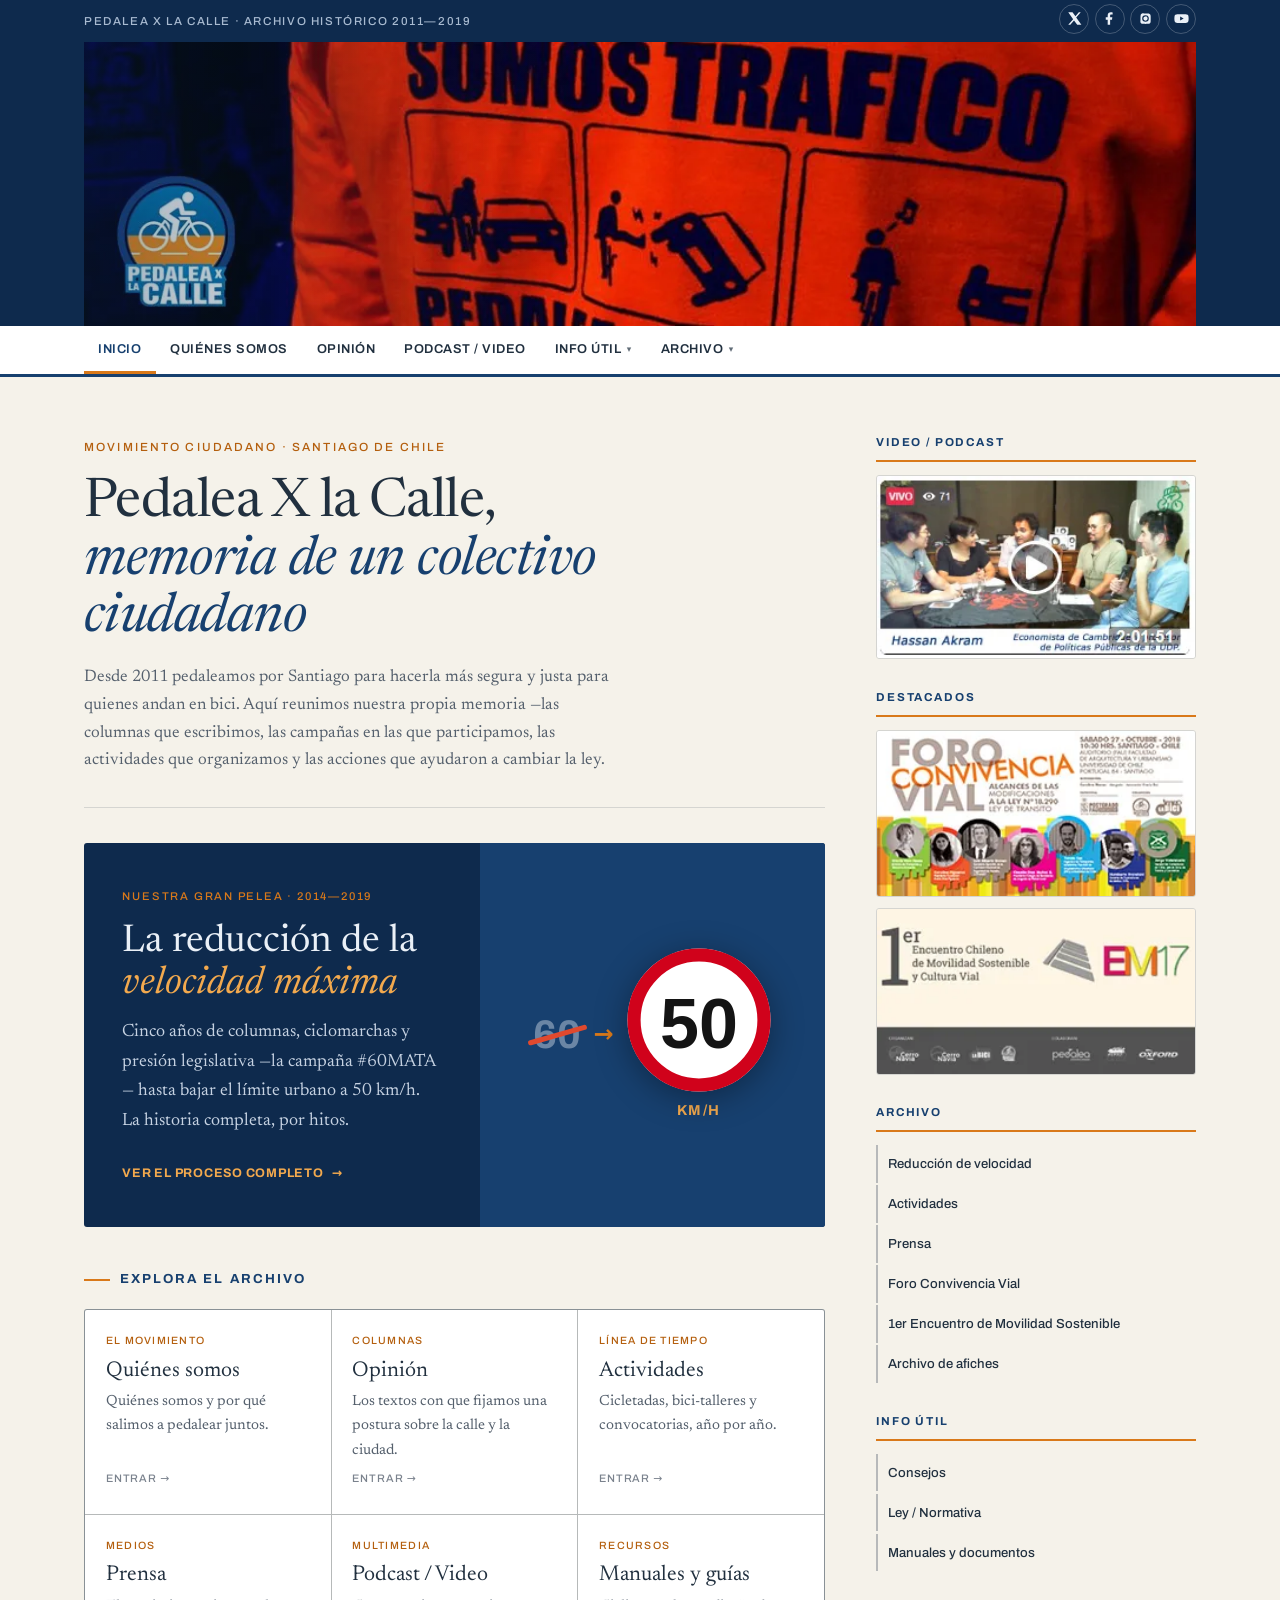
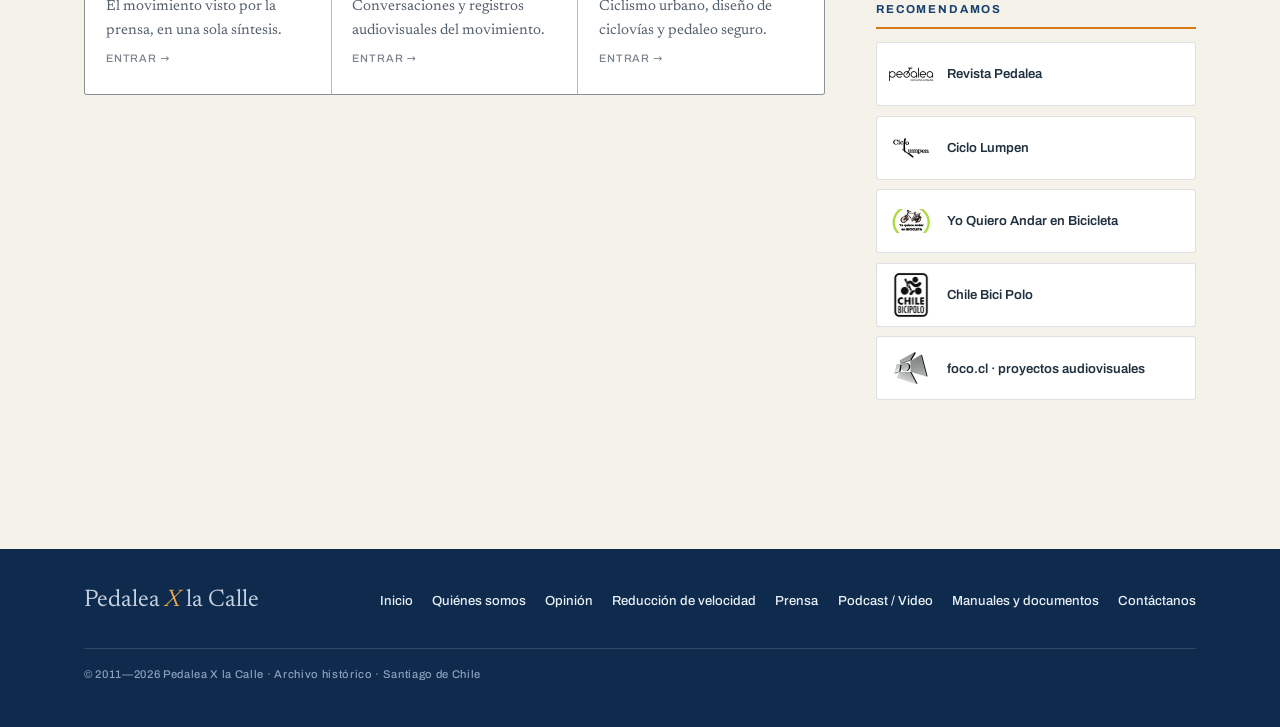
<file: index.html>
<!DOCTYPE html>
<html lang="es">
<head>
  <meta charset="UTF-8">
  <meta name="viewport" content="width=device-width, initial-scale=1.0">
  <title>Pedalea X la Calle · Archivo histórico</title>
  <meta name="description" content="Archivo histórico del movimiento ciudadano Pedalea X la Calle: nuestra memoria de la lucha por la convivencia vial y el derecho a la calle en Santiago de Chile.">
  <!-- Los dos subconjuntos latinos que se usan de entrada. Sin este preload el
       navegador recien los descubre despues de bajar y leer estilo.css. -->
  <link rel="preload" href="fonts/newreader-4.woff2" as="font" type="font/woff2" crossorigin>
  <link rel="preload" href="fonts/archivo-3.woff2" as="font" type="font/woff2" crossorigin>
  <link rel="stylesheet" href="css/estilo.css">

  <!-- Cabecera aleatoria: se elige aqui y se precarga con prioridad alta, para
       que el navegador la pida una sola vez y lo antes posible (elemento LCP). -->
  <script>
    (function () {
      var n = 1 + Math.floor(Math.random() * 3);
      window.__cabecera = "img/cabecera-" + n + ".webp";
      var l = document.createElement("link");
      l.rel = "preload"; l.as = "image"; l.type = "image/webp";
      l.href = window.__cabecera;
      l.setAttribute("fetchpriority", "high");
      document.head.appendChild(l);
    })();
  </script>
</head>
<body>
  <a class="skip" href="#main">Saltar al contenido</a>

  <!-- ===================== TOP BAR ===================== -->
  <div class="topbar">
    <div class="wrap topbar__inner">
      <span class="topbar__tag">Pedalea X la Calle · Archivo Histórico 2011—2019</span>
      <ul class="social" aria-label="Redes sociales">
        <li><a href="https://twitter.com/Pedaleaxlacalle" aria-label="Twitter" target="_blank" rel="noopener"><svg viewBox="0 0 24 24" aria-hidden="true"><path d="M18.9 2H22l-7.3 8.3L23 22h-6.6l-5.2-6.8L5.3 22H2l7.8-8.9L2 2h6.8l4.7 6.2L18.9 2z"/></svg></a></li>
        <li><a href="https://facebook.com/PedaleaXlaCalle" aria-label="Facebook" target="_blank" rel="noopener"><svg viewBox="0 0 24 24" aria-hidden="true"><path d="M13 22v-8h3l.5-4H13V7.5c0-1.1.3-1.8 1.9-1.8H17V2.2c-.4 0-1.6-.1-3-.1-2.9 0-4.9 1.8-4.9 5v2.8H6v4h3.1v8H13z"/></svg></a></li>
        <li><a href="https://instagram.com/pedaleaxlacalle" aria-label="Instagram" target="_blank" rel="noopener"><svg viewBox="0 0 24 24" aria-hidden="true"><path d="M12 4c2.6 0 3 0 4 .06 1 .05 1.5.2 1.9.35.5.18.8.4 1.2.8.4.4.6.7.8 1.2.15.4.3.9.35 1.9.06 1 .06 1.4.06 4s0 3-.06 4c-.05 1-.2 1.5-.35 1.9-.18.5-.4.8-.8 1.2-.4.4-.7.6-1.2.8-.4.15-.9.3-1.9.35-1 .06-1.4.06-4 .06s-3 0-4-.06c-1-.05-1.5-.2-1.9-.35-.5-.18-.8-.4-1.2-.8-.4-.4-.6-.7-.8-1.2-.15-.4-.3-.9-.35-1.9C4 15 4 14.6 4 12s0-3 .06-4c.05-1 .2-1.5.35-1.9.18-.5.4-.8.8-1.2.4-.4.7-.6 1.2-.8.4-.15.9-.3 1.9-.35C9 4 9.4 4 12 4zm0 2.7A5.3 5.3 0 1 0 12 17.3 5.3 5.3 0 0 0 12 6.7zm0 1.9A3.4 3.4 0 1 1 12 15.4 3.4 3.4 0 0 1 12 8.6zm5.5-.9a1.25 1.25 0 1 1 0 2.5 1.25 1.25 0 0 1 0-2.5z"/></svg></a></li>
        <li><a href="https://www.youtube.com/@pedaleaxlacalle" aria-label="YouTube" target="_blank" rel="noopener"><svg viewBox="0 0 24 24" aria-hidden="true"><path d="M23 7.5a3 3 0 0 0-2.1-2.1C19 5 12 5 12 5s-7 0-8.9.4A3 3 0 0 0 1 7.5 31 31 0 0 0 .6 12 31 31 0 0 0 1 16.5a3 3 0 0 0 2.1 2.1C5 19 12 19 12 19s7 0 8.9-.4a3 3 0 0 0 2.1-2.1A31 31 0 0 0 23.4 12 31 31 0 0 0 23 7.5zM9.8 15.3V8.7l5.7 3.3-5.7 3.3z"/></svg></a></li>
      </ul>
    </div>
  </div>

  <!-- ===================== MASTHEAD (cabecera rotativa, centrada) ===================== -->
  <header class="masthead">
    <div class="wrap">
      <a class="banner" href="index.html" aria-label="Pedalea X la Calle — inicio">
        <img id="banner" width="1144" height="292" fetchpriority="high"
             alt="Pedalea X la Calle — ciclistas ocupando la calle en Santiago">
        <noscript><img src="img/cabecera-1.webp" width="1144" height="292"
             alt="Ciclistas ocupando la calle en Santiago"></noscript>
      </a>
      <script>document.getElementById("banner").src = window.__cabecera;</script>
    </div>
  </header>

  <!-- ===================== NAV PRINCIPAL ===================== -->
  <nav class="mainnav" aria-label="Menú principal">
    <div class="wrap mainnav__inner">
      <button class="nav-toggle" aria-expanded="false" aria-controls="menu">☰ Menú</button>
      <ul class="menu" id="menu">
        <li><a href="index.html">Inicio</a></li>
        <li><a href="quienes-somos.html">Quiénes somos</a></li>
        <li><a href="opinion.html">Opinión</a></li>
        <li><a href="podcast-video.html">Podcast / Video</a></li>
        <li class="has-sub">
          <button class="menu__btn" aria-expanded="false">Info útil</button>
          <ul class="submenu">
            <li class="submenu__label">Recursos</li>
            <li><a href="consejos.html">Consejos</a></li>
            <li><a href="normativa.html">Ley / Normativa</a></li>
            <li><a href="manuales.html">Manuales y documentos</a></li>
          </ul>
        </li>
        <li class="has-sub">
          <button class="menu__btn" aria-expanded="false">Archivo</button>
          <ul class="submenu">
            <li class="submenu__label">Campañas e hitos</li>
            <li><a href="reduccion-velocidad.html">Reducción de velocidad</a></li>
            <li><a href="actividades.html">Actividades</a></li>
            <li><a href="prensa.html">Prensa</a></li>
            <li><a href="foro-convivencia-vial.html">Foro Convivencia Vial</a></li>
            <li><a href="encuentro-movilidad.html">1er Encuentro de Movilidad Sostenible</a></li>
            <li><a href="archivo-afiches.html">Archivo de afiches</a></li>
          </ul>
        </li>
      </ul>
    </div>
  </nav>

  <!-- ===================== CUERPO ===================== -->
  <div class="wrap layout">

    <!-- ---------- CONTENIDO PRINCIPAL ---------- -->
    <main class="content" id="main">

      <section class="lead reveal">
        <span class="kicker">Movimiento ciudadano · Santiago de Chile</span>
        <h1>Pedalea X la Calle,<br><em>memoria de un colectivo ciudadano</em></h1>
        <p>Desde 2011 pedaleamos por Santiago para hacerla más segura y justa para quienes
        andan en bici. Aquí reunimos nuestra propia memoria —las columnas que escribimos, las
        campañas en las que participamos, las actividades que organizamos y las acciones que
        ayudaron a cambiar la ley.</p>
      </section>

      <section class="reveal">
        <div class="hero-feature">
          <div class="hero-feature__body">
            <span class="hero-feature__tag">Nuestra gran pelea · 2014—2019</span>
            <h2>La reducción de la <em>velocidad máxima</em></h2>
            <p>Cinco años de columnas, ciclomarchas y presión legislativa —la campaña
            #60MATA— hasta bajar el límite urbano a 50 km/h. La historia completa, por hitos.</p>
            <a class="more-link" href="reduccion-velocidad.html">Ver el proceso completo <span class="arw" aria-hidden="true">→</span></a>
          </div>
          <div class="hero-feature__media">
            <div class="vmax" role="img" aria-label="La velocidad máxima urbana bajó de 60 a 50 km/h">
              <span class="vmax__old">60</span>
              <span class="vmax__arrow" aria-hidden="true">→</span>
              <span class="vmax__sign">
                <svg viewBox="0 0 100 100" aria-hidden="true">
                  <circle cx="50" cy="50" r="49" fill="#fff"/>
                  <circle cx="50" cy="50" r="44.5" fill="#fff" stroke="#D0021B" stroke-width="9"/>
                  <text x="50" y="53" text-anchor="middle" dominant-baseline="central" font-family="Arial, Helvetica, sans-serif" font-weight="700" font-size="48" fill="#141414">50</text>
                </svg>
                <small>km/h</small>
              </span>
            </div>
          </div>
        </div>
      </section>

      <div class="block-head">
        <h2>Explora el archivo</h2>
      </div>
      <section class="cards reveal">
        <a class="card" href="quienes-somos.html">
          <span class="card__k">El movimiento</span>
          <h3>Quiénes somos</h3>
          <p>Quiénes somos y por qué salimos a pedalear juntos.</p>
          <span class="card__go">Entrar →</span>
        </a>
        <a class="card" href="opinion.html">
          <span class="card__k">Columnas</span>
          <h3>Opinión</h3>
          <p>Los textos con que fijamos una postura sobre la calle y la ciudad.</p>
          <span class="card__go">Entrar →</span>
        </a>
        <a class="card" href="actividades.html">
          <span class="card__k">Línea de tiempo</span>
          <h3>Actividades</h3>
          <p>Cicletadas, bici-talleres y convocatorias, año por año.</p>
          <span class="card__go">Entrar →</span>
        </a>
        <a class="card" href="prensa.html">
          <span class="card__k">Medios</span>
          <h3>Prensa</h3>
          <p>El movimiento visto por la prensa, en una sola síntesis.</p>
          <span class="card__go">Entrar →</span>
        </a>
        <a class="card" href="podcast-video.html">
          <span class="card__k">Multimedia</span>
          <h3>Podcast / Video</h3>
          <p>Conversaciones y registros audiovisuales del movimiento.</p>
          <span class="card__go">Entrar →</span>
        </a>
        <a class="card" href="manuales.html">
          <span class="card__k">Recursos</span>
          <h3>Manuales y guías</h3>
          <p>Ciclismo urbano, diseño de ciclovías y pedaleo seguro.</p>
          <span class="card__go">Entrar →</span>
        </a>
      </section>

    </main>

    <!-- ---------- BARRA LATERAL ---------- -->
    <aside class="sidebar" aria-label="Contenido complementario">
      <div class="widget">
        <h2 class="widget__title">Video / Podcast</h2>
        <a class="w-banner" href="podcast-video.html">
          <img src="img/banner-podcast.webp" width="284" height="163" decoding="async" alt="Conversaciones en video de Pedalea X la Calle">
        </a>
      </div>
      <div class="widget">
        <h2 class="widget__title">Destacados</h2>
        <div class="w-banners">
          <a class="w-banner" href="foro-convivencia-vial.html">
            <img src="img/banner-foro.webp" width="270" height="140" loading="lazy" decoding="async" alt="Foro Convivencia Vial 2018">
          </a>
          <a class="w-banner" href="encuentro-movilidad.html">
            <img src="img/banner-encuentro.webp" width="270" height="140" loading="lazy" decoding="async" alt="1er Encuentro de Movilidad Sostenible y Cultura Vial">
          </a>
        </div>
      </div>
      <div class="widget">
        <h2 class="widget__title">Archivo</h2>
        <ul class="w-nav">
          <li><a href="reduccion-velocidad.html">Reducción de velocidad</a></li>
          <li><a href="actividades.html">Actividades</a></li>
          <li><a href="prensa.html">Prensa</a></li>
          <li><a href="foro-convivencia-vial.html">Foro Convivencia Vial</a></li>
          <li><a href="encuentro-movilidad.html">1er Encuentro de Movilidad Sostenible</a></li>
          <li><a href="archivo-afiches.html">Archivo de afiches</a></li>
        </ul>
      </div>
      <div class="widget">
        <h2 class="widget__title">Info útil</h2>
        <ul class="w-nav">
          <li><a href="consejos.html">Consejos</a></li>
          <li><a href="normativa.html">Ley / Normativa</a></li>
          <li><a href="manuales.html">Manuales y documentos</a></li>
        </ul>
      </div>
      <div class="widget">
        <h2 class="widget__title">Recomendamos</h2>
        <ul class="w-allies">
          <li><a href="https://revistapedalea.com" target="_blank" rel="noopener"><img src="img/aliado-revistapedalea.webp" width="46" height="46" loading="lazy" decoding="async" alt="Revista Pedalea"><span>Revista Pedalea</span></a></li>
          <li><a href="http://ciclolumpen.cl" target="_blank" rel="noopener"><img src="img/aliado-ciclolumpen.webp" width="46" height="46" loading="lazy" decoding="async" alt="Ciclo Lumpen"><span>Ciclo Lumpen</span></a></li>
          <li><a href="https://www.facebook.com/Yo-quiero-andar-en-Bicicleta-140569169340311/" target="_blank" rel="noopener"><img src="img/aliado-yoquiero.webp" width="46" height="46" loading="lazy" decoding="async" alt="Yo Quiero Andar en Bicicleta"><span>Yo Quiero Andar en Bicicleta</span></a></li>
          <li><a href="https://bikepolo.cl/" target="_blank" rel="noopener"><img src="img/chilebicipolo.webp" width="46" height="46" loading="lazy" decoding="async" alt="Chile Bici Polo"><span>Chile Bici Polo</span></a></li>
          <li><a href="https://foco.cl" target="_blank" rel="noopener"><img src="img/logo-foco.webp" width="46" height="46" loading="lazy" decoding="async" alt="foco.cl"><span>foco.cl · proyectos audiovisuales</span></a></li>
        </ul>
      </div>
    </aside>

  </div>

  <!-- ===================== FOOTER ===================== -->
  <footer class="site-foot">
    <div class="wrap site-foot__inner">
      <span class="site-foot__brand">Pedalea <em>X</em> la Calle</span>
      <nav class="site-foot__links" aria-label="Pie">
        <a href="index.html">Inicio</a>
        <a href="quienes-somos.html">Quiénes somos</a>
        <a href="opinion.html">Opinión</a>
        <a href="reduccion-velocidad.html">Reducción de velocidad</a>
        <a href="prensa.html">Prensa</a>
        <a href="podcast-video.html">Podcast / Video</a>
        <a href="manuales.html">Manuales y documentos</a>
        <a href="quienes-somos.html#contacto">Contáctanos</a>
      </nav>
      <p class="site-foot__meta">© 2011—2026 Pedalea X la Calle · Archivo histórico · Santiago de Chile</p>
    </div>
  </footer>

  <script src="js/script.js"></script>
</body>
</html>
</file>
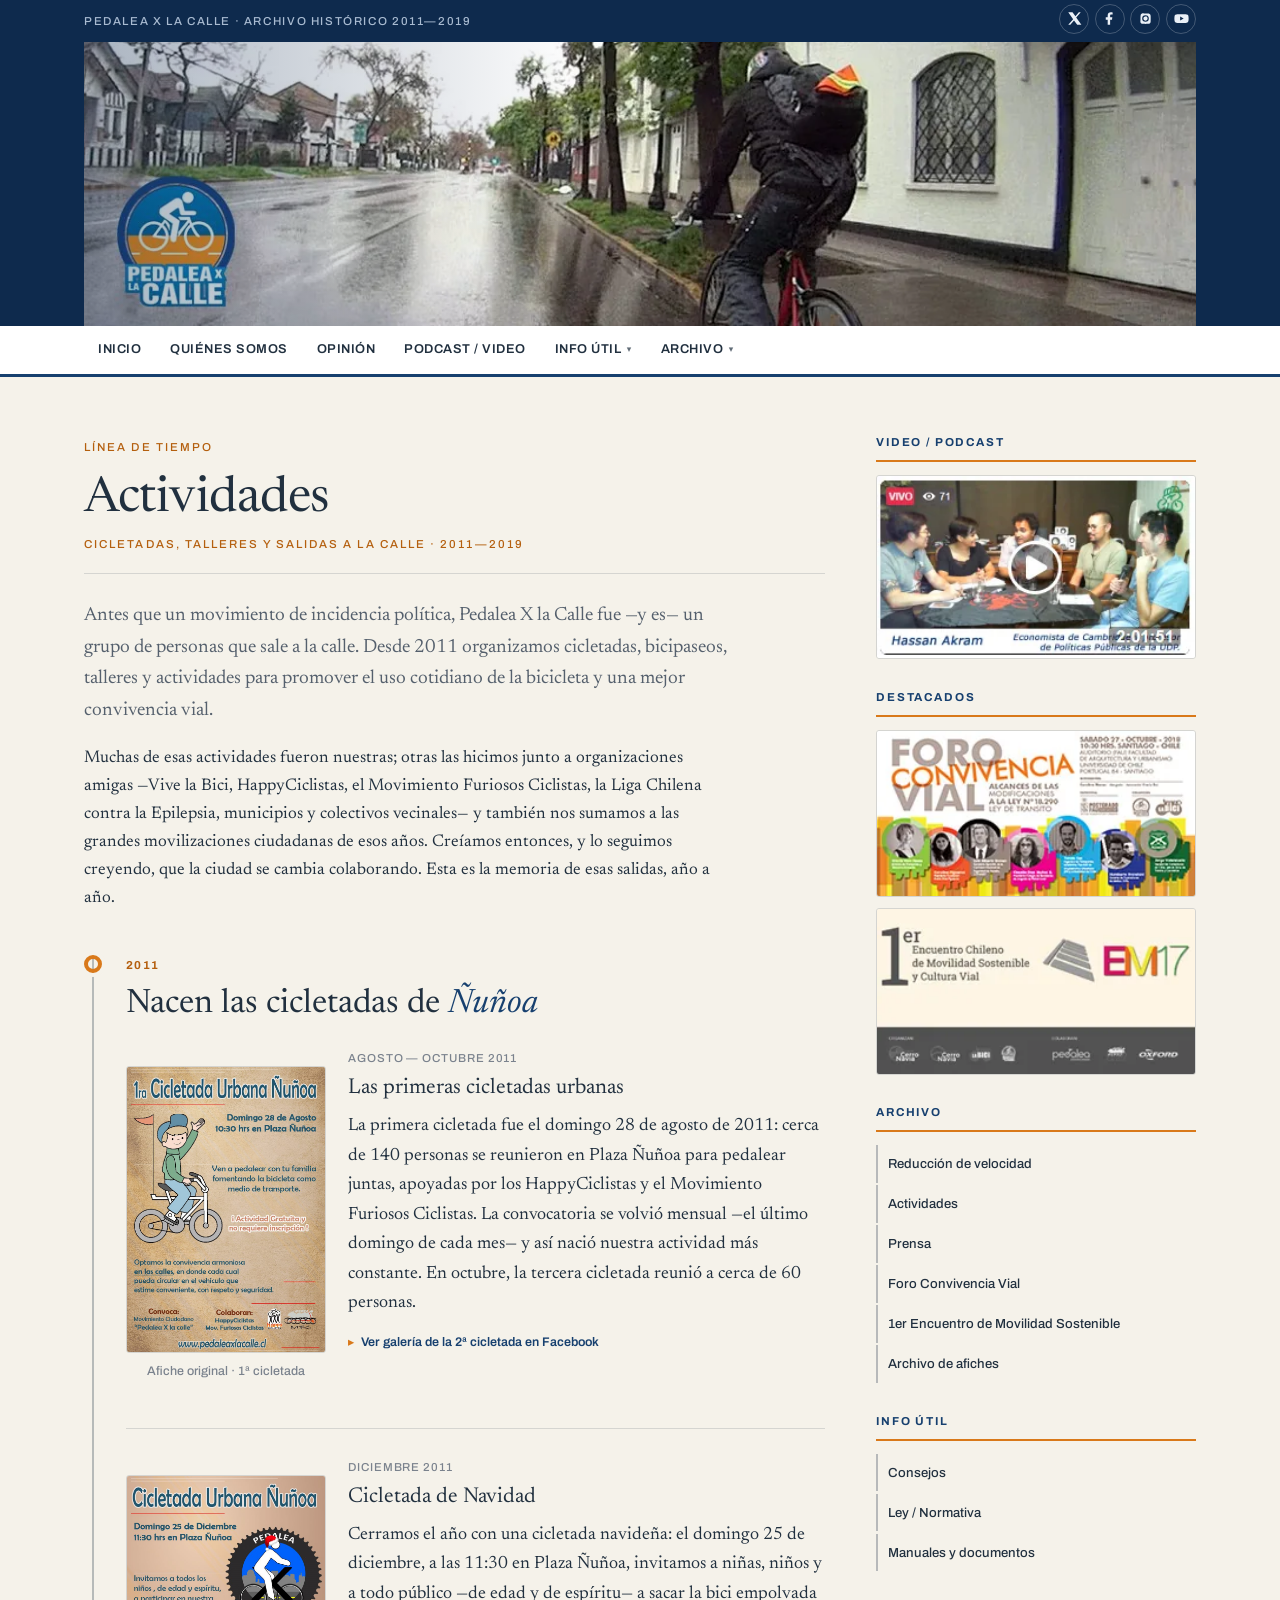
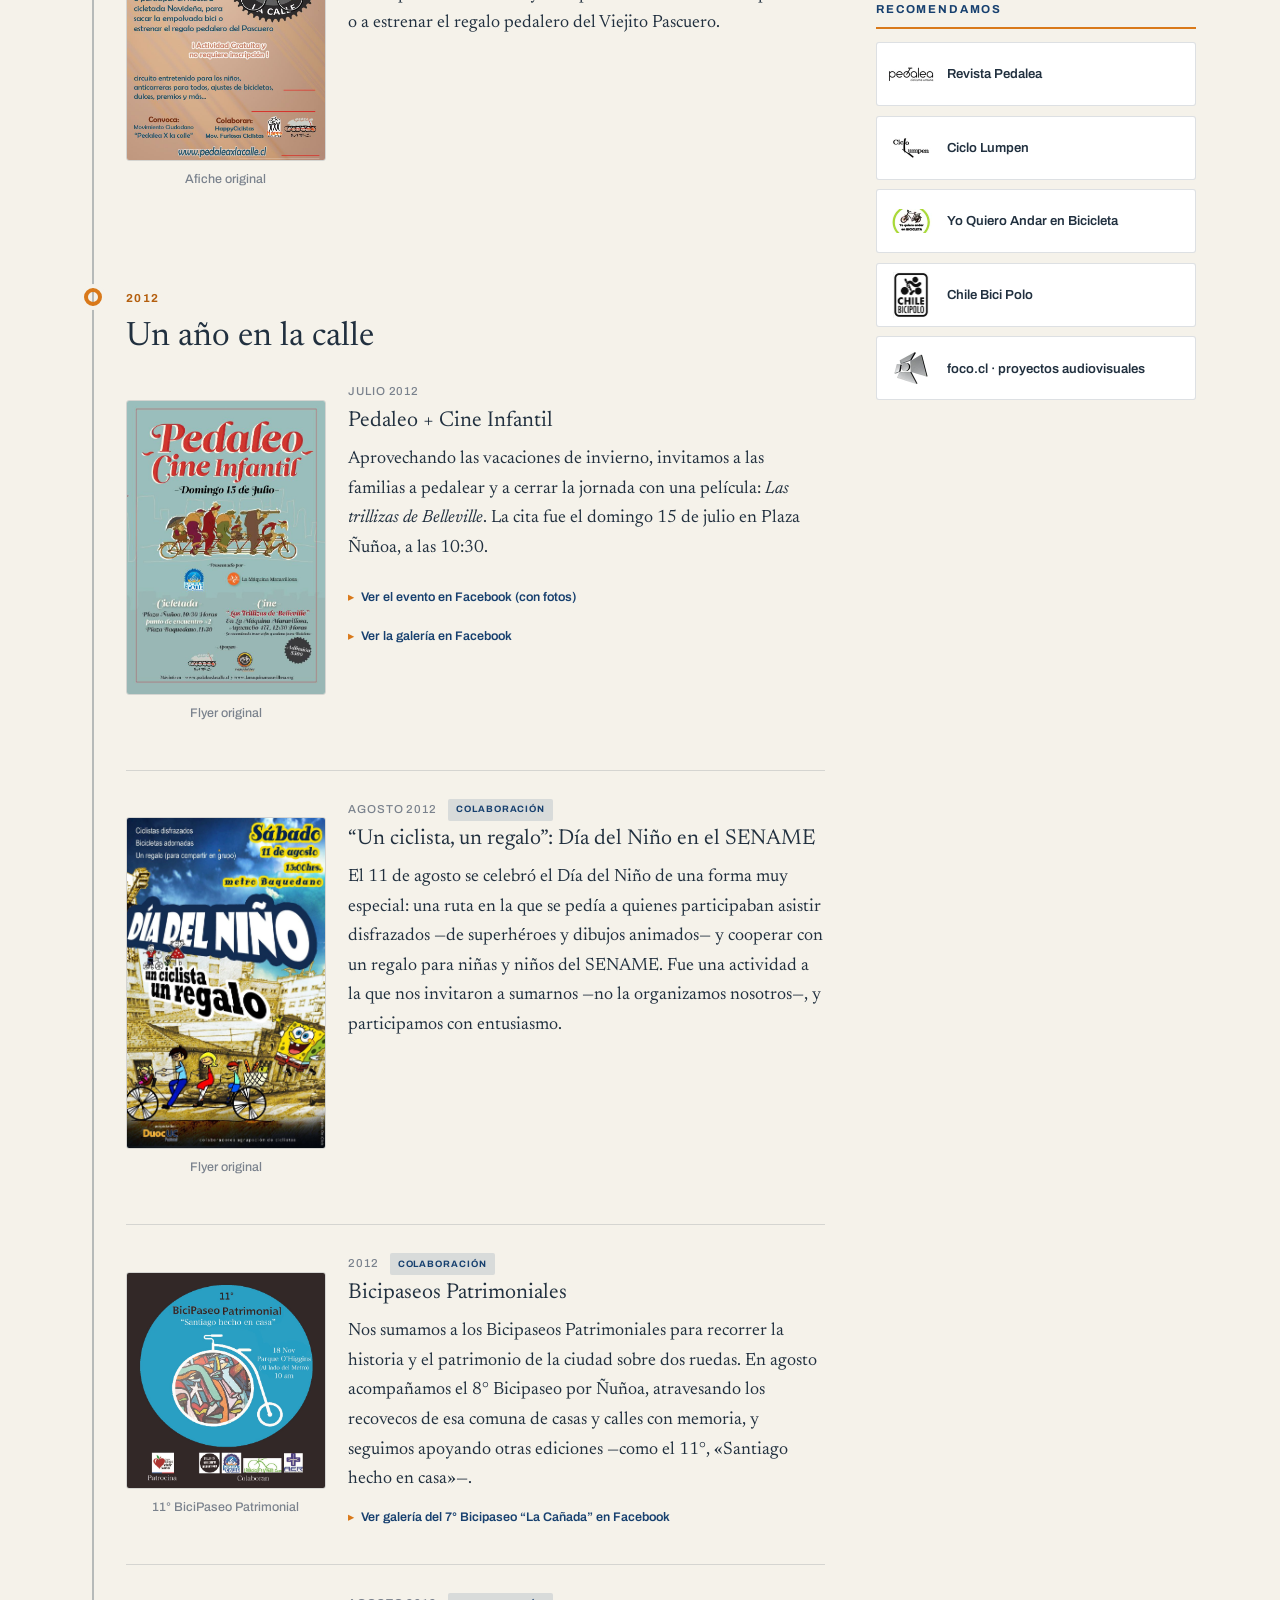
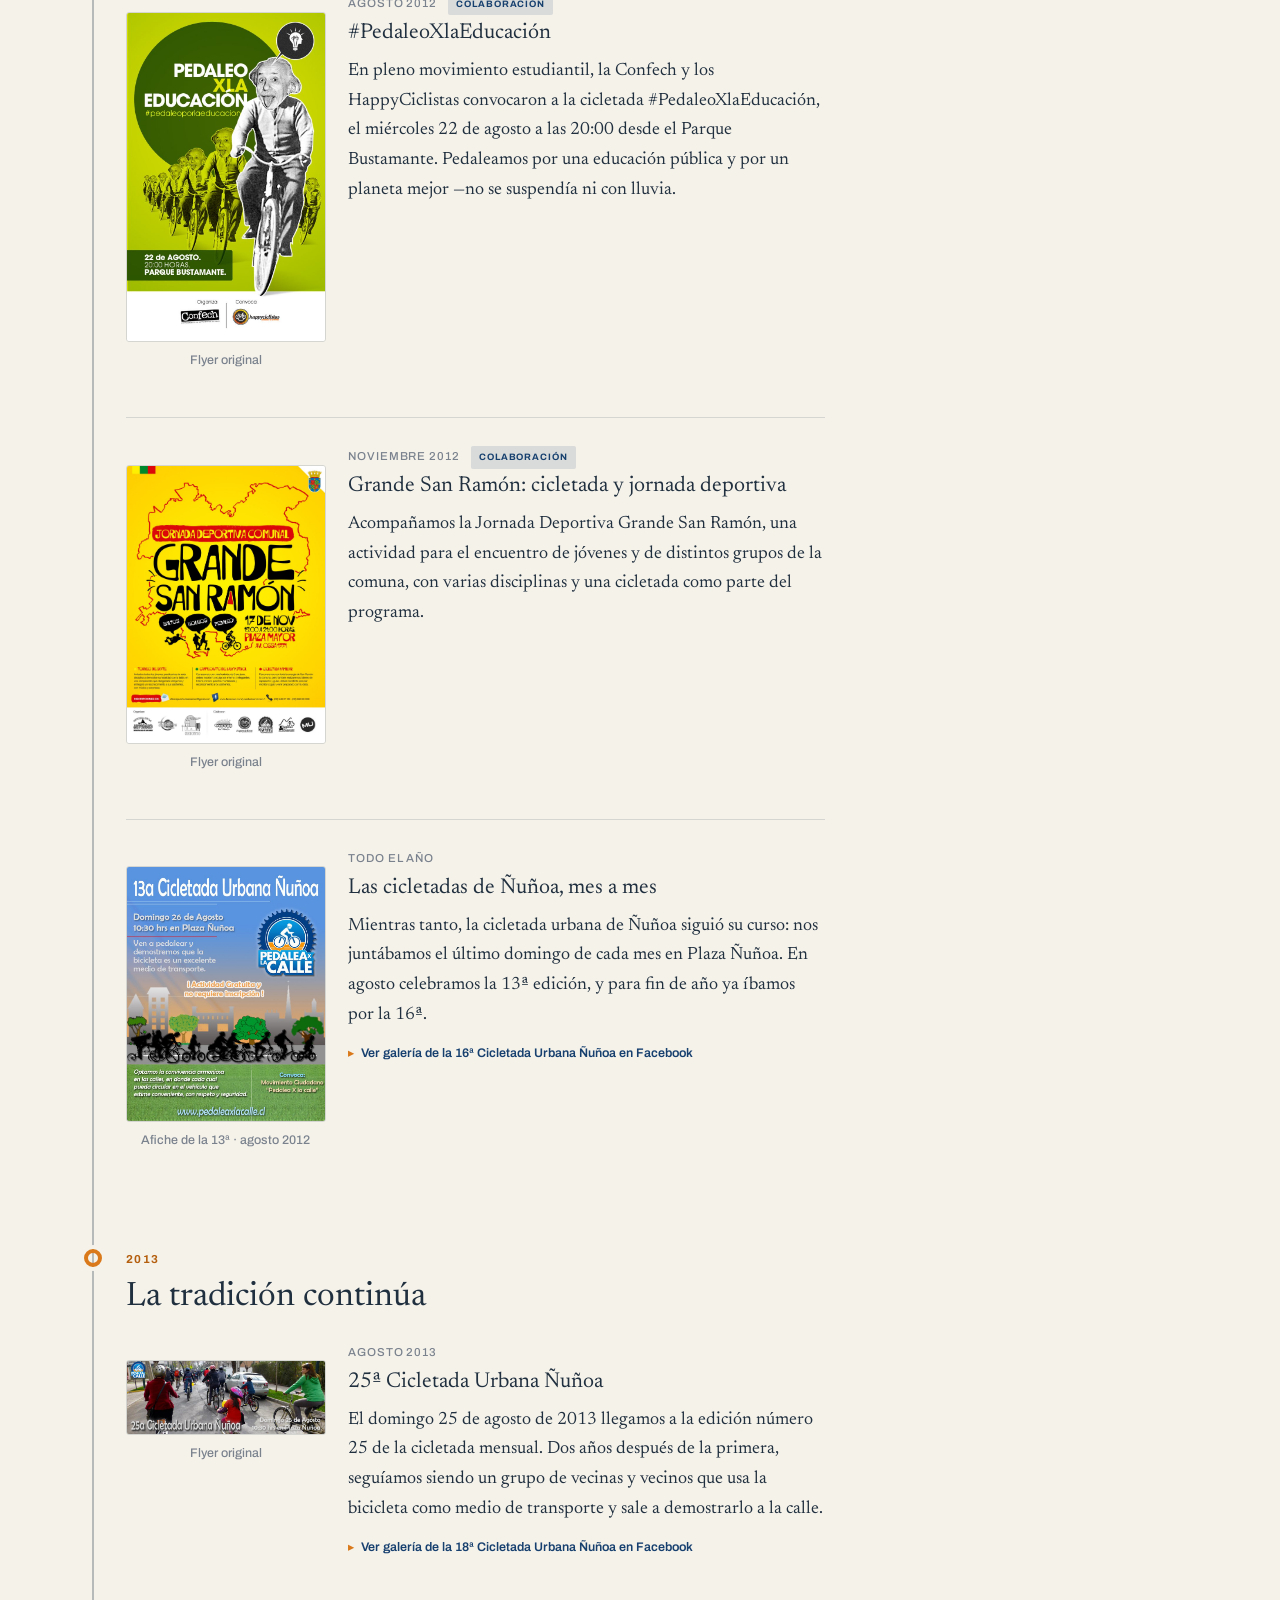
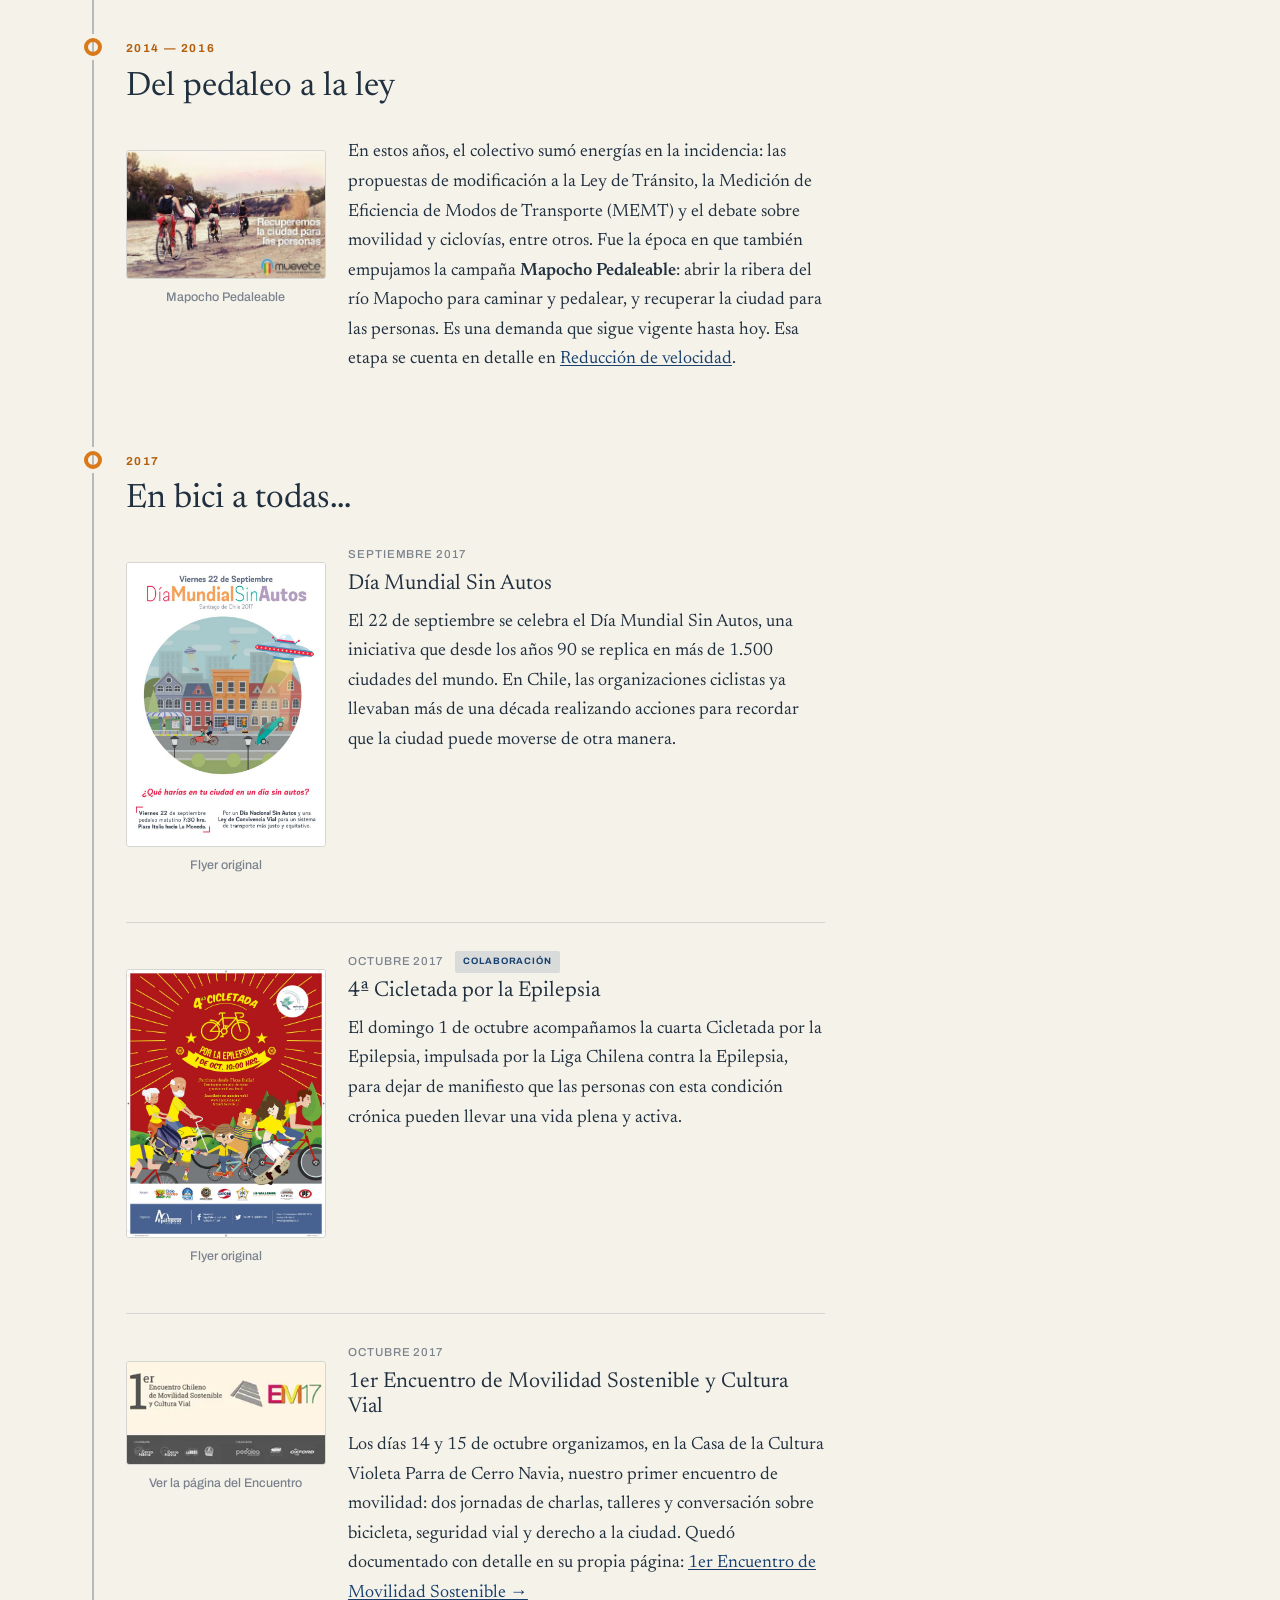
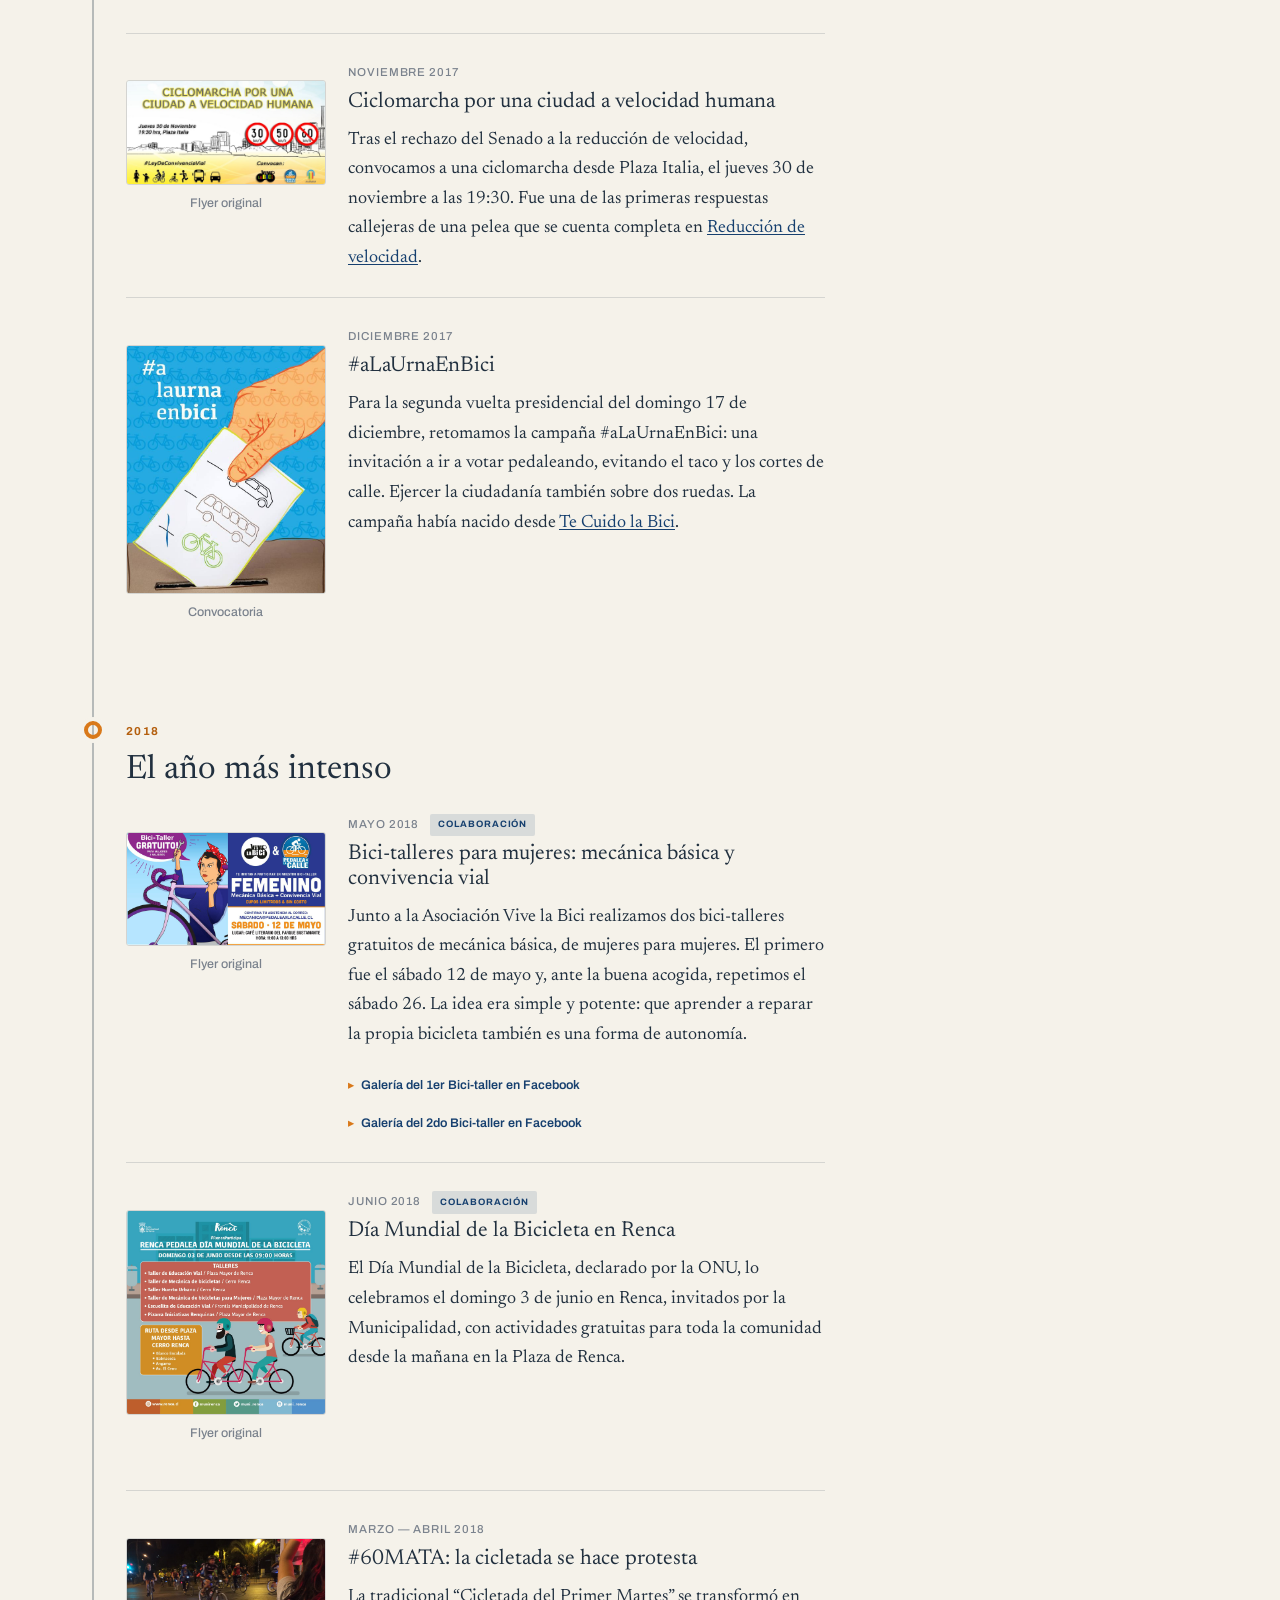
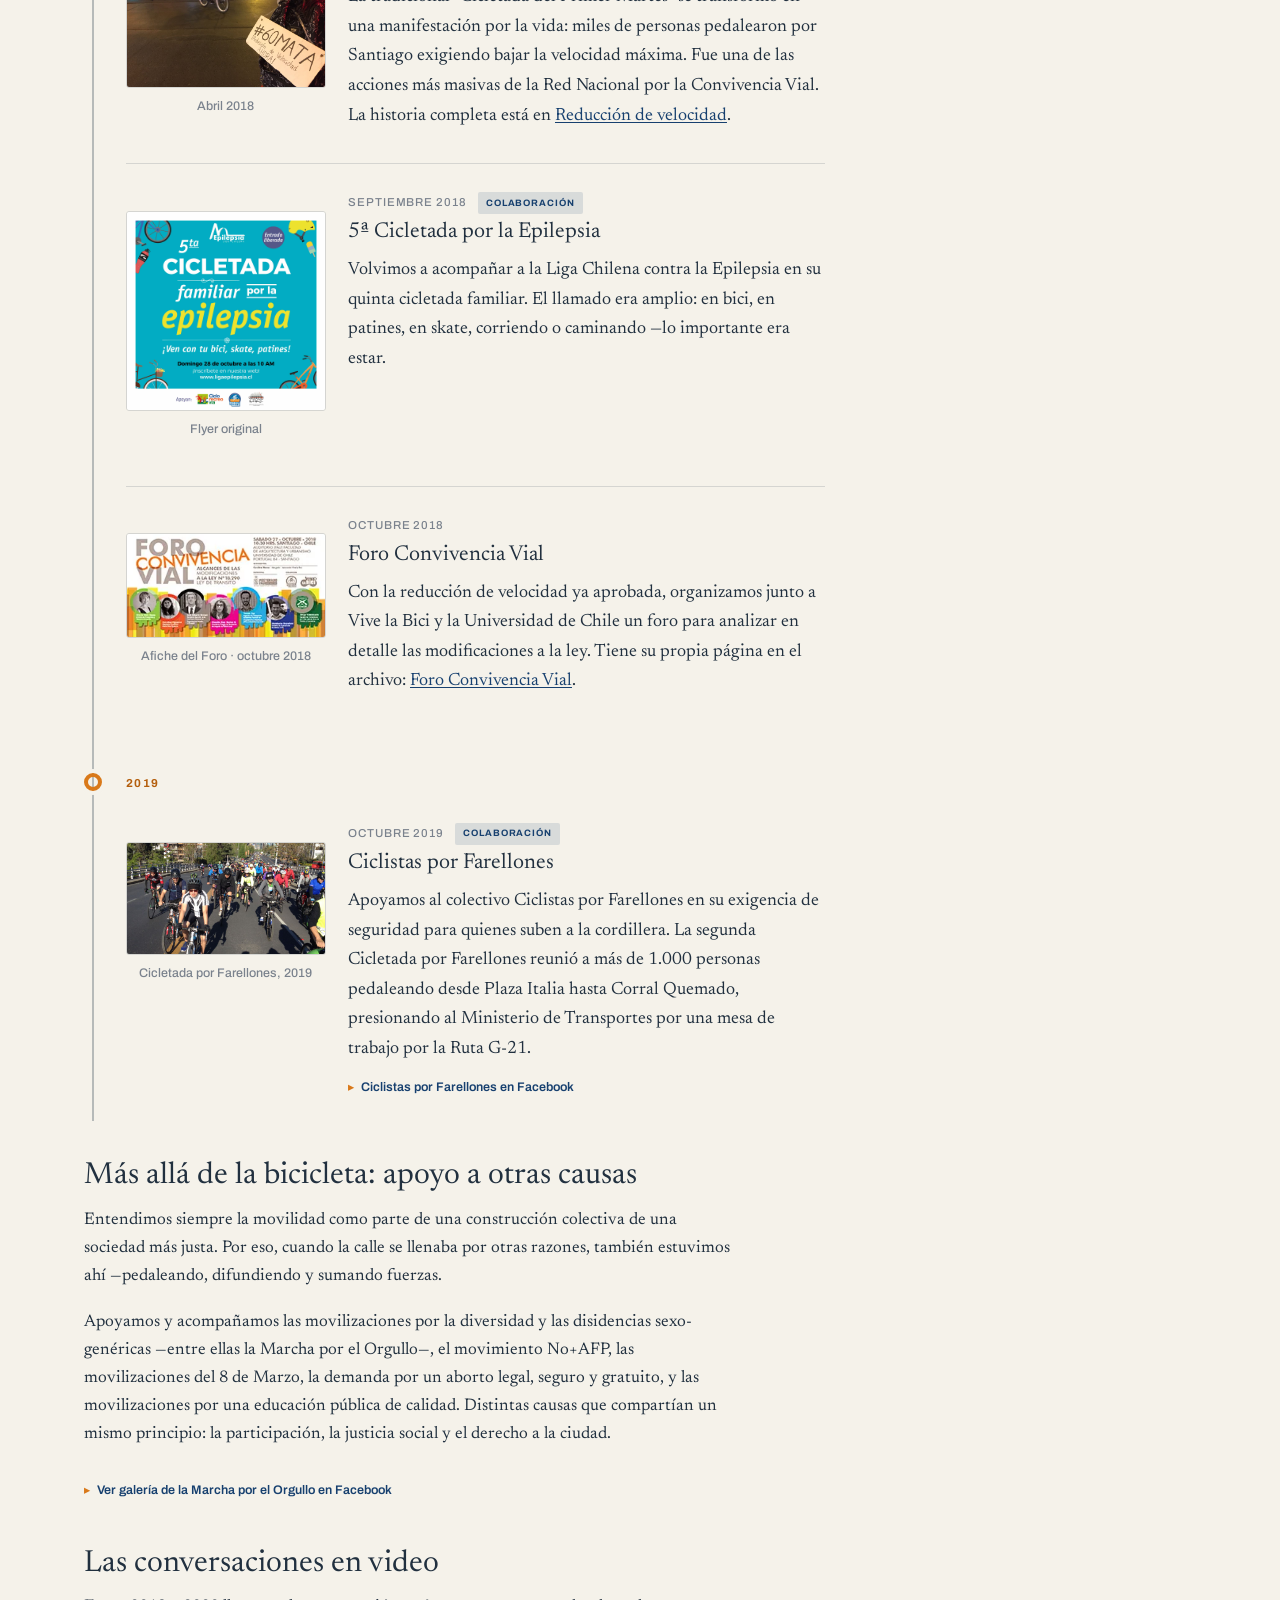
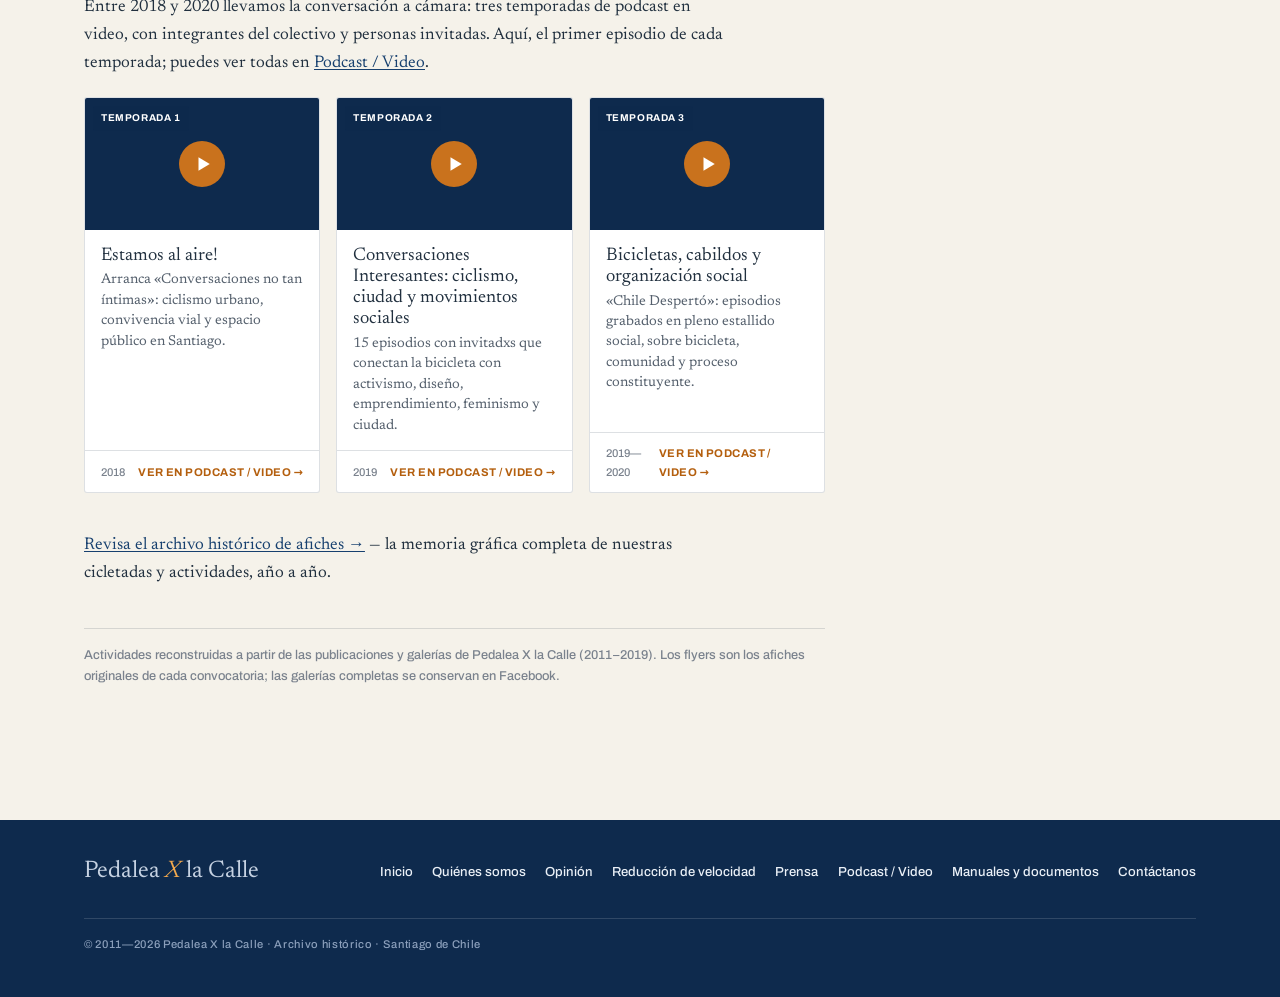
<file: actividades.html>
<!DOCTYPE html>
<html lang="es">
<head>
  <meta charset="UTF-8">
  <meta name="viewport" content="width=device-width, initial-scale=1.0">
  <title>Actividades · Pedalea X la Calle</title>
  <meta name="description" content="Actividades — archivo histórico de Pedalea X la Calle.">
  <!-- Los dos subconjuntos latinos que se usan de entrada. Sin este preload el
       navegador recien los descubre despues de bajar y leer estilo.css. -->
  <link rel="preload" href="fonts/newreader-4.woff2" as="font" type="font/woff2" crossorigin>
  <link rel="preload" href="fonts/archivo-3.woff2" as="font" type="font/woff2" crossorigin>
  <link rel="stylesheet" href="css/estilo.css">

  <!-- Cabecera aleatoria: se elige aqui y se precarga con prioridad alta, para
       que el navegador la pida una sola vez y lo antes posible (elemento LCP). -->
  <script>
    (function () {
      var n = 1 + Math.floor(Math.random() * 3);
      window.__cabecera = "img/cabecera-" + n + ".webp";
      var l = document.createElement("link");
      l.rel = "preload"; l.as = "image"; l.type = "image/webp";
      l.href = window.__cabecera;
      l.setAttribute("fetchpriority", "high");
      document.head.appendChild(l);
    })();
  </script>
</head>
<body>
  <a class="skip" href="#main">Saltar al contenido</a>

  <div class="topbar">
    <div class="wrap topbar__inner">
      <span class="topbar__tag">Pedalea X la Calle · Archivo Histórico 2011—2019</span>
      <ul class="social" aria-label="Redes sociales">
        <li><a href="https://twitter.com/Pedaleaxlacalle" aria-label="Twitter" target="_blank" rel="noopener"><svg viewBox="0 0 24 24" aria-hidden="true"><path d="M18.9 2H22l-7.3 8.3L23 22h-6.6l-5.2-6.8L5.3 22H2l7.8-8.9L2 2h6.8l4.7 6.2L18.9 2z"/></svg></a></li>
        <li><a href="https://facebook.com/PedaleaXlaCalle" aria-label="Facebook" target="_blank" rel="noopener"><svg viewBox="0 0 24 24" aria-hidden="true"><path d="M13 22v-8h3l.5-4H13V7.5c0-1.1.3-1.8 1.9-1.8H17V2.2c-.4 0-1.6-.1-3-.1-2.9 0-4.9 1.8-4.9 5v2.8H6v4h3.1v8H13z"/></svg></a></li>
        <li><a href="https://instagram.com/pedaleaxlacalle" aria-label="Instagram" target="_blank" rel="noopener"><svg viewBox="0 0 24 24" aria-hidden="true"><path d="M12 4c2.6 0 3 0 4 .06 1 .05 1.5.2 1.9.35.5.18.8.4 1.2.8.4.4.6.7.8 1.2.15.4.3.9.35 1.9.06 1 .06 1.4.06 4s0 3-.06 4c-.05 1-.2 1.5-.35 1.9-.18.5-.4.8-.8 1.2-.4.4-.7.6-1.2.8-.4.15-.9.3-1.9.35-1 .06-1.4.06-4 .06s-3 0-4-.06c-1-.05-1.5-.2-1.9-.35-.5-.18-.8-.4-1.2-.8-.4-.4-.6-.7-.8-1.2-.15-.4-.3-.9-.35-1.9C4 15 4 14.6 4 12s0-3 .06-4c.05-1 .2-1.5.35-1.9.18-.5.4-.8.8-1.2.4-.4.7-.6 1.2-.8.4-.15.9-.3 1.9-.35C9 4 9.4 4 12 4zm0 2.7A5.3 5.3 0 1 0 12 17.3 5.3 5.3 0 0 0 12 6.7zm0 1.9A3.4 3.4 0 1 1 12 15.4 3.4 3.4 0 0 1 12 8.6zm5.5-.9a1.25 1.25 0 1 1 0 2.5 1.25 1.25 0 0 1 0-2.5z"/></svg></a></li>
        <li><a href="https://www.youtube.com/@pedaleaxlacalle" aria-label="YouTube" target="_blank" rel="noopener"><svg viewBox="0 0 24 24" aria-hidden="true"><path d="M23 7.5a3 3 0 0 0-2.1-2.1C19 5 12 5 12 5s-7 0-8.9.4A3 3 0 0 0 1 7.5 31 31 0 0 0 .6 12 31 31 0 0 0 1 16.5a3 3 0 0 0 2.1 2.1C5 19 12 19 12 19s7 0 8.9-.4a3 3 0 0 0 2.1-2.1A31 31 0 0 0 23.4 12 31 31 0 0 0 23 7.5zM9.8 15.3V8.7l5.7 3.3-5.7 3.3z"/></svg></a></li>
      </ul>
    </div>
  </div>

  <header class="masthead">
    <div class="wrap">
      <a class="banner" href="index.html" aria-label="Pedalea X la Calle — inicio">
        <img id="banner" width="1144" height="292" fetchpriority="high"
             alt="Pedalea X la Calle — ciclistas ocupando la calle en Santiago">
        <noscript><img src="img/cabecera-1.webp" width="1144" height="292"
             alt="Ciclistas ocupando la calle en Santiago"></noscript>
      </a>
      <script>document.getElementById("banner").src = window.__cabecera;</script>
    </div>
  </header>

  <nav class="mainnav" aria-label="Menú principal">
    <div class="wrap mainnav__inner">
      <button class="nav-toggle" aria-expanded="false" aria-controls="menu">☰ Menú</button>
      <ul class="menu" id="menu">
        <li><a href="index.html">Inicio</a></li>
        <li><a href="quienes-somos.html">Quiénes somos</a></li>
        <li><a href="opinion.html">Opinión</a></li>
        <li><a href="podcast-video.html">Podcast / Video</a></li>
        <li class="has-sub">
          <button class="menu__btn" aria-expanded="false">Info útil</button>
          <ul class="submenu">
            <li class="submenu__label">Recursos</li>
            <li><a href="consejos.html">Consejos</a></li>
            <li><a href="normativa.html">Ley / Normativa</a></li>
            <li><a href="manuales.html">Manuales y documentos</a></li>
          </ul>
        </li>
        <li class="has-sub">
          <button class="menu__btn" aria-expanded="false">Archivo</button>
          <ul class="submenu">
            <li class="submenu__label">Campañas e hitos</li>
            <li><a href="reduccion-velocidad.html">Reducción de velocidad</a></li>
            <li><a href="actividades.html">Actividades</a></li>
            <li><a href="prensa.html">Prensa</a></li>
            <li><a href="foro-convivencia-vial.html">Foro Convivencia Vial</a></li>
            <li><a href="encuentro-movilidad.html">1er Encuentro de Movilidad Sostenible</a></li>
            <li><a href="archivo-afiches.html">Archivo de afiches</a></li>
          </ul>
        </li>
      </ul>
    </div>
  </nav>

  <div class="wrap layout">

    <main class="content" id="main">
      <div class="page-title">
        <span class="kicker">Línea de tiempo</span>
        <h1>Actividades</h1>
        <span class="kicker" style="display:block;margin-top:.6rem">Cicletadas, talleres y salidas a la calle · 2011—2019</span>
      </div>

      <div class="prose" style="max-width:72ch;margin-bottom:1rem">
        <p class="article-lead">Antes que un movimiento de incidencia política, Pedalea X la Calle fue —y es— un grupo de personas que sale a la calle. Desde 2011 organizamos cicletadas, bicipaseos, talleres y actividades para promover el uso cotidiano de la bicicleta y una mejor convivencia vial.</p>
        <p>Muchas de esas actividades fueron nuestras; otras las hicimos junto a organizaciones amigas —Vive la Bici, HappyCiclistas, el Movimiento Furiosos Ciclistas, la Liga Chilena contra la Epilepsia, municipios y colectivos vecinales— y también nos sumamos a las grandes movilizaciones ciudadanas de esos años. Creíamos entonces, y lo seguimos creyendo, que la ciudad se cambia colaborando. Esta es la memoria de esas salidas, año a año.</p>
      </div>

      <div class="timeline">

        <!-- ===== 2011 ===== -->
        <section class="etapa">
          <span class="etapa__year">2011</span>
          <h2 class="etapa__title">Nacen las cicletadas de <em>Ñuñoa</em></h2>
          <div class="etapa__body" style="max-width:none">
            <div class="acto">
              <figure class="acto__media"><img class="zoomable" src="img/afiches/2011-08-1ra-cicletada.jpg" alt="Afiche original de la 1ª Cicletada Urbana Ñuñoa, domingo 28 de agosto de 2011"><figcaption class="acto__cap">Afiche original · 1ª cicletada</figcaption></figure>
              <div class="acto__body">
                <span class="acto__date">Agosto — octubre 2011</span>
                <h3>Las primeras cicletadas urbanas</h3>
                <p>La primera cicletada fue el domingo 28 de agosto de 2011: cerca de 140 personas se reunieron en Plaza Ñuñoa para pedalear juntas, apoyadas por los HappyCiclistas y el Movimiento Furiosos Ciclistas. La convocatoria se volvió mensual —el último domingo de cada mes— y así nació nuestra actividad más constante. En octubre, la tercera cicletada reunió a cerca de 60 personas.</p>
                <a class="fb-link" href="https://www.facebook.com/media/set/?set=a.162569340501508&type=3" target="_blank" rel="noopener">Ver galería de la 2ª cicletada en Facebook</a>
              </div>
            </div>
            <div class="acto">
              <figure class="acto__media"><img class="zoomable" src="img/afiches/2011-12-navidad.jpg" alt="Afiche de la Cicletada de Navidad, diciembre 2011"><figcaption class="acto__cap">Afiche original</figcaption></figure>
              <div class="acto__body">
                <span class="acto__date">Diciembre 2011</span>
                <h3>Cicletada de Navidad</h3>
                <p>Cerramos el año con una cicletada navideña: el domingo 25 de diciembre, a las 11:30 en Plaza Ñuñoa, invitamos a niñas, niños y a todo público —de edad y de espíritu— a sacar la bici empolvada o a estrenar el regalo pedalero del Viejito Pascuero.</p>
              </div>
            </div>
          </div>
        </section>

        <!-- ===== 2012 ===== -->
        <section class="etapa">
          <span class="etapa__year">2012</span>
          <h2 class="etapa__title">Un año en la calle</h2>
          <div class="etapa__body" style="max-width:none">
            <div class="acto">
              <figure class="acto__media"><img class="zoomable" src="img/actividades/2012-cine-infantil.jpg" alt="Flyer del pedaleo con cine infantil, julio 2012"><figcaption class="acto__cap">Flyer original</figcaption></figure>
              <div class="acto__body">
                <span class="acto__date">Julio 2012</span>
                <h3>Pedaleo + Cine Infantil</h3>
                <p>Aprovechando las vacaciones de invierno, invitamos a las familias a pedalear y a cerrar la jornada con una película: <em>Las trillizas de Belleville</em>. La cita fue el domingo 15 de julio en Plaza Ñuñoa, a las 10:30.</p>
                <p><a class="fb-link" href="https://www.facebook.com/events/367806393286462/?active_tab=discussion" target="_blank" rel="noopener">Ver el evento en Facebook (con fotos)</a><br>
                <a class="fb-link" href="https://www.facebook.com/media/set/?set=a.398707986859760.97096.140569169340311&type=1" target="_blank" rel="noopener">Ver la galería en Facebook</a></p>
              </div>
            </div>
            <div class="acto">
              <figure class="acto__media"><img class="zoomable" src="img/actividades/2012-sename.jpg" alt="Flyer de la cicletada Un ciclista, un regalo, día del niño en SENAME"><figcaption class="acto__cap">Flyer original</figcaption></figure>
              <div class="acto__body">
                <span class="acto__date">Agosto 2012 <span class="badge-col">Colaboración</span></span>
                <h3>“Un ciclista, un regalo”: Día del Niño en el SENAME</h3>
                <p>El 11 de agosto se celebró el Día del Niño de una forma muy especial: una ruta en la que se pedía a quienes participaban asistir disfrazados —de superhéroes y dibujos animados— y cooperar con un regalo para niñas y niños del SENAME. Fue una actividad a la que nos invitaron a sumarnos —no la organizamos nosotros—, y participamos con entusiasmo.</p>
              </div>
            </div>
            <div class="acto">
              <figure class="acto__media"><img class="zoomable" src="img/afiches/bicipaseo-patrimonial-11.jpg" alt="Afiche del 11° BiciPaseo Patrimonial «Santiago hecho en casa»"><figcaption class="acto__cap">11° BiciPaseo Patrimonial</figcaption></figure>
              <div class="acto__body">
                <span class="acto__date">2012 <span class="badge-col">Colaboración</span></span>
                <h3>Bicipaseos Patrimoniales</h3>
                <p>Nos sumamos a los Bicipaseos Patrimoniales para recorrer la historia y el patrimonio de la ciudad sobre dos ruedas. En agosto acompañamos el 8° Bicipaseo por Ñuñoa, atravesando los recovecos de esa comuna de casas y calles con memoria, y seguimos apoyando otras ediciones —como el 11°, «Santiago hecho en casa»—.</p>
                <a class="fb-link" href="https://www.facebook.com/media/set/?set=a.325770750848032&type=3" target="_blank" rel="noopener">Ver galería del 7° Bicipaseo “La Cañada” en Facebook</a>
              </div>
            </div>
            <div class="acto">
              <figure class="acto__media"><img class="zoomable" src="img/actividades/2012-pedaleoxeducacion.jpg" alt="Flyer #PedaleoXlaEducación, agosto 2012"><figcaption class="acto__cap">Flyer original</figcaption></figure>
              <div class="acto__body">
                <span class="acto__date">Agosto 2012 <span class="badge-col">Colaboración</span></span>
                <h3>#PedaleoXlaEducación</h3>
                <p>En pleno movimiento estudiantil, la Confech y los HappyCiclistas convocaron a la cicletada #PedaleoXlaEducación, el miércoles 22 de agosto a las 20:00 desde el Parque Bustamante. Pedaleamos por una educación pública y por un planeta mejor —no se suspendía ni con lluvia.</p>
              </div>
            </div>
            <div class="acto">
              <figure class="acto__media"><img class="zoomable" src="img/actividades/2012-san-ramon.jpg" alt="Flyer Grande San Ramón: cicletada y jornada deportiva"><figcaption class="acto__cap">Flyer original</figcaption></figure>
              <div class="acto__body">
                <span class="acto__date">Noviembre 2012 <span class="badge-col">Colaboración</span></span>
                <h3>Grande San Ramón: cicletada y jornada deportiva</h3>
                <p>Acompañamos la Jornada Deportiva Grande San Ramón, una actividad para el encuentro de jóvenes y de distintos grupos de la comuna, con varias disciplinas y una cicletada como parte del programa.</p>
              </div>
            </div>
            <div class="acto">
              <figure class="acto__media"><img class="zoomable" src="img/afiches/2012-08-cicletada-13va.jpg" alt="Afiche de la 13ª Cicletada Urbana Ñuñoa, agosto 2012"><figcaption class="acto__cap">Afiche de la 13ª · agosto 2012</figcaption></figure>
              <div class="acto__body">
                <span class="acto__date">Todo el año</span>
                <h3>Las cicletadas de Ñuñoa, mes a mes</h3>
                <p>Mientras tanto, la cicletada urbana de Ñuñoa siguió su curso: nos juntábamos el último domingo de cada mes en Plaza Ñuñoa. En agosto celebramos la 13ª edición, y para fin de año ya íbamos por la 16ª.</p>
                <a class="fb-link" href="https://www.facebook.com/media/set/?set=a.373043732787400&type=3" target="_blank" rel="noopener">Ver galería de la 16ª Cicletada Urbana Ñuñoa en Facebook</a>
              </div>
            </div>
          </div>
        </section>

        <!-- ===== 2013 ===== -->
        <section class="etapa">
          <span class="etapa__year">2013</span>
          <h2 class="etapa__title">La tradición continúa</h2>
          <div class="etapa__body" style="max-width:none">
            <div class="acto">
              <figure class="acto__media"><img class="zoomable" src="img/actividades/2013-cicletada25.jpg" alt="Flyer de la 25ª Cicletada Urbana Ñuñoa, agosto 2013"><figcaption class="acto__cap">Flyer original</figcaption></figure>
              <div class="acto__body">
                <span class="acto__date">Agosto 2013</span>
                <h3>25ª Cicletada Urbana Ñuñoa</h3>
                <p>El domingo 25 de agosto de 2013 llegamos a la edición número 25 de la cicletada mensual. Dos años después de la primera, seguíamos siendo un grupo de vecinas y vecinos que usa la bicicleta como medio de transporte y sale a demostrarlo a la calle.</p>
                <a class="fb-link" href="https://www.facebook.com/media/set/?set=a.400591793365927&type=3" target="_blank" rel="noopener">Ver galería de la 18ª Cicletada Urbana Ñuñoa en Facebook</a>
              </div>
            </div>
          </div>
        </section>

        <!-- ===== 2014-2016 ===== -->
        <section class="etapa">
          <span class="etapa__year">2014 — 2016</span>
          <h2 class="etapa__title">Del pedaleo a la ley</h2>
          <div class="etapa__body" style="max-width:none">
            <div class="acto">
              <figure class="acto__media"><img class="zoomable" src="img/afiches/campana-mapocho-pedaleable.jpg" alt="Gráfica de la campaña Mapocho Pedaleable: «Recuperemos la ciudad para las personas»"><figcaption class="acto__cap">Mapocho Pedaleable</figcaption></figure>
              <div class="acto__body">
                <p>En estos años, el colectivo sumó energías en la incidencia: las propuestas de modificación a la Ley de Tránsito, la Medición de Eficiencia de Modos de Transporte (MEMT) y el debate sobre movilidad y ciclovías, entre otros. Fue la época en que también empujamos la campaña <strong>Mapocho Pedaleable</strong>: abrir la ribera del río Mapocho para caminar y pedalear, y recuperar la ciudad para las personas. Es una demanda que sigue vigente hasta hoy. Esa etapa se cuenta en detalle en <a href="reduccion-velocidad.html">Reducción de velocidad</a>.</p>
              </div>
            </div>
          </div>
        </section>

        <!-- ===== 2017 ===== -->
        <section class="etapa">
          <span class="etapa__year">2017</span>
          <h2 class="etapa__title">En bici a todas…</h2>
          <div class="etapa__body" style="max-width:none">
            <div class="acto">
              <figure class="acto__media"><img class="zoomable" src="img/actividades/2017-dmsa.jpg" alt="Flyer Día Mundial Sin Autos 2017"><figcaption class="acto__cap">Flyer original</figcaption></figure>
              <div class="acto__body">
                <span class="acto__date">Septiembre 2017</span>
                <h3>Día Mundial Sin Autos</h3>
                <p>El 22 de septiembre se celebra el Día Mundial Sin Autos, una iniciativa que desde los años 90 se replica en más de 1.500 ciudades del mundo. En Chile, las organizaciones ciclistas ya llevaban más de una década realizando acciones para recordar que la ciudad puede moverse de otra manera.</p>
              </div>
            </div>
            <div class="acto">
              <figure class="acto__media"><img class="zoomable" src="img/actividades/2017-epilepsia4.jpg" alt="Flyer 4ta Cicletada por la Epilepsia, 2017"><figcaption class="acto__cap">Flyer original</figcaption></figure>
              <div class="acto__body">
                <span class="acto__date">Octubre 2017 <span class="badge-col">Colaboración</span></span>
                <h3>4ª Cicletada por la Epilepsia</h3>
                <p>El domingo 1 de octubre acompañamos la cuarta Cicletada por la Epilepsia, impulsada por la Liga Chilena contra la Epilepsia, para dejar de manifiesto que las personas con esta condición crónica pueden llevar una vida plena y activa.</p>
              </div>
            </div>
            <div class="acto">
              <figure class="acto__media"><a href="encuentro-movilidad.html"><img src="img/banner-encuentro.webp" alt="1er Encuentro de Movilidad Sostenible y Cultura Vial, octubre 2017"></a><figcaption class="acto__cap">Ver la página del Encuentro</figcaption></figure>
              <div class="acto__body">
                <span class="acto__date">Octubre 2017</span>
                <h3>1er Encuentro de Movilidad Sostenible y Cultura Vial</h3>
                <p>Los días 14 y 15 de octubre organizamos, en la Casa de la Cultura Violeta Parra de Cerro Navia, nuestro primer encuentro de movilidad: dos jornadas de charlas, talleres y conversación sobre bicicleta, seguridad vial y derecho a la ciudad. Quedó documentado con detalle en su propia página: <a href="encuentro-movilidad.html">1er Encuentro de Movilidad Sostenible →</a></p>
              </div>
            </div>
            <div class="acto">
              <figure class="acto__media"><img class="zoomable" src="img/actividades/2017-ciclomarcha.jpg" alt="Flyer Ciclomarcha por una ciudad a velocidad humana, noviembre 2017"><figcaption class="acto__cap">Flyer original</figcaption></figure>
              <div class="acto__body">
                <span class="acto__date">Noviembre 2017</span>
                <h3>Ciclomarcha por una ciudad a velocidad humana</h3>
                <p>Tras el rechazo del Senado a la reducción de velocidad, convocamos a una ciclomarcha desde Plaza Italia, el jueves 30 de noviembre a las 19:30. Fue una de las primeras respuestas callejeras de una pelea que se cuenta completa en <a href="reduccion-velocidad.html">Reducción de velocidad</a>.</p>
              </div>
            </div>
            <div class="acto">
              <figure class="acto__media"><img class="zoomable" src="img/actividades/2017-alaurnaenbici.jpg" alt="Gráfica #aLaUrnaEnBici, elección presidencial 2017"><figcaption class="acto__cap">Convocatoria</figcaption></figure>
              <div class="acto__body">
                <span class="acto__date">Diciembre 2017</span>
                <h3>#aLaUrnaEnBici</h3>
                <p>Para la segunda vuelta presidencial del domingo 17 de diciembre, retomamos la campaña #aLaUrnaEnBici: una invitación a ir a votar pedaleando, evitando el taco y los cortes de calle. Ejercer la ciudadanía también sobre dos ruedas. La campaña había nacido desde <a href="https://www.instagram.com/tecuidolabici" target="_blank" rel="noopener">Te Cuido la Bici</a>.</p>
              </div>
            </div>
          </div>
        </section>

        <!-- ===== 2018 ===== -->
        <section class="etapa">
          <span class="etapa__year">2018</span>
          <h2 class="etapa__title">El año más intenso</h2>
          <div class="etapa__body" style="max-width:none">
            <div class="acto">
              <figure class="acto__media"><img class="zoomable" src="img/actividades/2018-taller1-flyer.jpg" alt="Flyer del primer Bici-taller femenino de mecánica básica, 2018"><figcaption class="acto__cap">Flyer original</figcaption></figure>
              <div class="acto__body">
                <span class="acto__date">Mayo 2018 <span class="badge-col">Colaboración</span></span>
                <h3>Bici-talleres para mujeres: mecánica básica y convivencia vial</h3>
                <p>Junto a la Asociación Vive la Bici realizamos dos bici-talleres gratuitos de mecánica básica, de mujeres para mujeres. El primero fue el sábado 12 de mayo y, ante la buena acogida, repetimos el sábado 26. La idea era simple y potente: que aprender a reparar la propia bicicleta también es una forma de autonomía.</p>
                <p><a class="fb-link" href="https://www.facebook.com/media/set/?set=a.1713268595431567&type=3" target="_blank" rel="noopener">Galería del 1er Bici-taller en Facebook</a><br>
                <a class="fb-link" href="https://www.facebook.com/media/set/?set=a.1727683993990027&type=3" target="_blank" rel="noopener">Galería del 2do Bici-taller en Facebook</a></p>
              </div>
            </div>
            <div class="acto">
              <figure class="acto__media"><img class="zoomable" src="img/actividades/2018-renca.jpg" alt="Flyer Día Mundial de la Bicicleta en Renca, 2018"><figcaption class="acto__cap">Flyer original</figcaption></figure>
              <div class="acto__body">
                <span class="acto__date">Junio 2018 <span class="badge-col">Colaboración</span></span>
                <h3>Día Mundial de la Bicicleta en Renca</h3>
                <p>El Día Mundial de la Bicicleta, declarado por la ONU, lo celebramos el domingo 3 de junio en Renca, invitados por la Municipalidad, con actividades gratuitas para toda la comunidad desde la mañana en la Plaza de Renca.</p>
              </div>
            </div>
            <div class="acto">
              <figure class="acto__media"><img class="zoomable" src="img/contenido/rv-cicletada.jpg" alt="Cicletada masiva por la reducción de velocidad, 2018"><figcaption class="acto__cap">Abril 2018</figcaption></figure>
              <div class="acto__body">
                <span class="acto__date">Marzo — abril 2018</span>
                <h3>#60MATA: la cicletada se hace protesta</h3>
                <p>La tradicional “Cicletada del Primer Martes” se transformó en una manifestación por la vida: miles de personas pedalearon por Santiago exigiendo bajar la velocidad máxima. Fue una de las acciones más masivas de la Red Nacional por la Convivencia Vial. La historia completa está en <a href="reduccion-velocidad.html">Reducción de velocidad</a>.</p>
              </div>
            </div>
            <div class="acto">
              <figure class="acto__media"><img class="zoomable" src="img/actividades/2018-epilepsia5.jpg" alt="Flyer 5ta Cicletada Familiar por la Epilepsia, 2018"><figcaption class="acto__cap">Flyer original</figcaption></figure>
              <div class="acto__body">
                <span class="acto__date">Septiembre 2018 <span class="badge-col">Colaboración</span></span>
                <h3>5ª Cicletada por la Epilepsia</h3>
                <p>Volvimos a acompañar a la Liga Chilena contra la Epilepsia en su quinta cicletada familiar. El llamado era amplio: en bici, en patines, en skate, corriendo o caminando —lo importante era estar.</p>
              </div>
            </div>
            <div class="acto">
              <figure class="acto__media"><img class="zoomable" src="img/banner-foro.webp" alt="Afiche del Foro Convivencia Vial, 27 de octubre de 2018, Universidad de Chile"><figcaption class="acto__cap">Afiche del Foro · octubre 2018</figcaption></figure>
              <div class="acto__body">
                <span class="acto__date">Octubre 2018</span>
                <h3>Foro Convivencia Vial</h3>
                <p>Con la reducción de velocidad ya aprobada, organizamos junto a Vive la Bici y la Universidad de Chile un foro para analizar en detalle las modificaciones a la ley. Tiene su propia página en el archivo: <a href="foro-convivencia-vial.html">Foro Convivencia Vial</a>.</p>
              </div>
            </div>
          </div>
        </section>

        <!-- ===== 2019 ===== -->
        <section class="etapa">
          <span class="etapa__year">2019</span>
          <h2 class="etapa__title"></h2>
          <div class="etapa__body" style="max-width:none">
            <div class="acto">
              <figure class="acto__media"><img class="zoomable" src="img/actividades/2019-farellones.jpg" alt="Cicletada por Farellones, más de mil personas, 2019"><figcaption class="acto__cap">Cicletada por Farellones, 2019</figcaption></figure>
              <div class="acto__body">
                <span class="acto__date">Octubre 2019 <span class="badge-col">Colaboración</span></span>
                <h3>Ciclistas por Farellones</h3>
                <p>Apoyamos al colectivo Ciclistas por Farellones en su exigencia de seguridad para quienes suben a la cordillera. La segunda Cicletada por Farellones reunió a más de 1.000 personas pedaleando desde Plaza Italia hasta Corral Quemado, presionando al Ministerio de Transportes por una mesa de trabajo por la Ruta G-21.</p>
                <a class="fb-link" href="https://www.facebook.com/CiclistasPorFarellones" target="_blank" rel="noopener">Ciclistas por Farellones en Facebook</a>
              </div>
            </div>
          </div>
        </section>

      </div>

      <!-- ===== Trabajo colaborativo ===== -->
      <div class="prose" style="max-width:72ch">
        <h2>Más allá de la bicicleta: apoyo a otras causas</h2>
        <p>Entendimos siempre la movilidad como parte de una construcción colectiva de una sociedad más justa. Por eso, cuando la calle se llenaba por otras razones, también estuvimos ahí —pedaleando, difundiendo y sumando fuerzas.</p>
        <p>Apoyamos y acompañamos las movilizaciones por la diversidad y las disidencias sexo-genéricas —entre ellas la Marcha por el Orgullo—, el movimiento No+AFP, las movilizaciones del 8 de Marzo, la demanda por un aborto legal, seguro y gratuito, y las movilizaciones por una educación pública de calidad. Distintas causas que compartían un mismo principio: la participación, la justicia social y el derecho a la ciudad.</p>
        <p><a class="fb-link" href="https://www.facebook.com/media/set/?set=a.1757850064306753&type=3" target="_blank" rel="noopener">Ver galería de la Marcha por el Orgullo en Facebook</a></p>
      </div>

      <!-- ===== Conversaciones en video ===== -->
      <div class="prose" style="max-width:72ch;margin-top:2.6rem">
        <h2>Las conversaciones en video</h2>
        <p>Entre 2018 y 2020 llevamos la conversación a cámara: tres temporadas de podcast en video, con integrantes del colectivo y personas invitadas. Aquí, el primer episodio de cada temporada; puedes ver todas en <a href="podcast-video.html">Podcast / Video</a>.</p>
      </div>
      <div class="pxlc-grid" style="margin:1.2rem 0 2.4rem">
        <a class="pxlc-card" href="podcast-video.html#temporada-1">
          <div class="pxlc-card-thumb" style="background-image:url('https://img.youtube.com/vi/MBr8TMW76cE/hqdefault.jpg');background-size:cover;background-position:center;">
            <span class="pxlc-ep-badge">Temporada 1</span>
            <div class="pxlc-play-btn"><svg viewBox="0 0 16 16" fill="white" xmlns="http://www.w3.org/2000/svg"><polygon points="4,2 14,8 4,14"/></svg></div>
          </div>
          <div class="pxlc-card-body">
            <div class="pxlc-card-title">Estamos al aire!</div>
            <div class="pxlc-card-summary">Arranca «Conversaciones no tan íntimas»: ciclismo urbano, convivencia vial y espacio público en Santiago.</div>
          </div>
          <div class="pxlc-card-footer"><span class="pxlc-date">2018</span><span class="pxlc-ver-link">Ver en Podcast / Video →</span></div>
        </a>
        <a class="pxlc-card" href="podcast-video.html#temporada-2">
          <div class="pxlc-card-thumb" style="background-image:url('https://img.youtube.com/vi/SSA3DM2iiPw/hqdefault.jpg');background-size:cover;background-position:center;">
            <span class="pxlc-ep-badge">Temporada 2</span>
            <div class="pxlc-play-btn"><svg viewBox="0 0 16 16" fill="white" xmlns="http://www.w3.org/2000/svg"><polygon points="4,2 14,8 4,14"/></svg></div>
          </div>
          <div class="pxlc-card-body">
            <div class="pxlc-card-title">Conversaciones Interesantes: ciclismo, ciudad y movimientos sociales</div>
            <div class="pxlc-card-summary">15 episodios con invitadxs que conectan la bicicleta con activismo, diseño, emprendimiento, feminismo y ciudad.</div>
          </div>
          <div class="pxlc-card-footer"><span class="pxlc-date">2019</span><span class="pxlc-ver-link">Ver en Podcast / Video →</span></div>
        </a>
        <a class="pxlc-card" href="podcast-video.html#temporada-3">
          <div class="pxlc-card-thumb" style="background-image:url('https://img.youtube.com/vi/hILSHwvW7HA/hqdefault.jpg');background-size:cover;background-position:center;">
            <span class="pxlc-ep-badge">Temporada 3</span>
            <div class="pxlc-play-btn"><svg viewBox="0 0 16 16" fill="white" xmlns="http://www.w3.org/2000/svg"><polygon points="4,2 14,8 4,14"/></svg></div>
          </div>
          <div class="pxlc-card-body">
            <div class="pxlc-card-title">Bicicletas, cabildos y organización social</div>
            <div class="pxlc-card-summary">«Chile Despertó»: episodios grabados en pleno estallido social, sobre bicicleta, comunidad y proceso constituyente.</div>
          </div>
          <div class="pxlc-card-footer"><span class="pxlc-date">2019—2020</span><span class="pxlc-ver-link">Ver en Podcast / Video →</span></div>
        </a>
      </div>

      <div class="prose" style="max-width:72ch">
        <p><a href="archivo-afiches.html">Revisa el archivo histórico de afiches →</a> — la memoria gráfica completa de nuestras cicletadas y actividades, año a año.</p>
      </div>

      <p class="src-note">Actividades reconstruidas a partir de las publicaciones y galerías de Pedalea X la Calle (2011–2019). Los flyers son los afiches originales de cada convocatoria; las galerías completas se conservan en Facebook.</p>
    </main>

    <aside class="sidebar" aria-label="Contenido complementario">
      <div class="widget">
        <h2 class="widget__title">Video / Podcast</h2>
        <a class="w-banner" href="podcast-video.html">
          <img src="img/banner-podcast.webp" width="284" height="163" decoding="async" alt="Conversaciones en video de Pedalea X la Calle">
        </a>
      </div>
      <div class="widget">
        <h2 class="widget__title">Destacados</h2>
        <div class="w-banners">
          <a class="w-banner" href="foro-convivencia-vial.html">
            <img src="img/banner-foro.webp" width="270" height="140" loading="lazy" decoding="async" alt="Foro Convivencia Vial 2018">
          </a>
          <a class="w-banner" href="encuentro-movilidad.html">
            <img src="img/banner-encuentro.webp" width="270" height="140" loading="lazy" decoding="async" alt="1er Encuentro de Movilidad Sostenible y Cultura Vial">
          </a>
        </div>
      </div>
      <div class="widget">
        <h2 class="widget__title">Archivo</h2>
        <ul class="w-nav">
          <li><a href="reduccion-velocidad.html">Reducción de velocidad</a></li>
          <li><a href="actividades.html">Actividades</a></li>
          <li><a href="prensa.html">Prensa</a></li>
          <li><a href="foro-convivencia-vial.html">Foro Convivencia Vial</a></li>
          <li><a href="encuentro-movilidad.html">1er Encuentro de Movilidad Sostenible</a></li>
          <li><a href="archivo-afiches.html">Archivo de afiches</a></li>
        </ul>
      </div>
      <div class="widget">
        <h2 class="widget__title">Info útil</h2>
        <ul class="w-nav">
          <li><a href="consejos.html">Consejos</a></li>
          <li><a href="normativa.html">Ley / Normativa</a></li>
          <li><a href="manuales.html">Manuales y documentos</a></li>
        </ul>
      </div>
      <div class="widget">
        <h2 class="widget__title">Recomendamos</h2>
        <ul class="w-allies">
          <li><a href="https://revistapedalea.com" target="_blank" rel="noopener"><img src="img/aliado-revistapedalea.webp" width="46" height="46" loading="lazy" decoding="async" alt="Revista Pedalea"><span>Revista Pedalea</span></a></li>
          <li><a href="http://ciclolumpen.cl" target="_blank" rel="noopener"><img src="img/aliado-ciclolumpen.webp" width="46" height="46" loading="lazy" decoding="async" alt="Ciclo Lumpen"><span>Ciclo Lumpen</span></a></li>
          <li><a href="https://www.facebook.com/Yo-quiero-andar-en-Bicicleta-140569169340311/" target="_blank" rel="noopener"><img src="img/aliado-yoquiero.webp" width="46" height="46" loading="lazy" decoding="async" alt="Yo Quiero Andar en Bicicleta"><span>Yo Quiero Andar en Bicicleta</span></a></li>
          <li><a href="https://bikepolo.cl/" target="_blank" rel="noopener"><img src="img/chilebicipolo.webp" width="46" height="46" loading="lazy" decoding="async" alt="Chile Bici Polo"><span>Chile Bici Polo</span></a></li>
          <li><a href="https://foco.cl" target="_blank" rel="noopener"><img src="img/logo-foco.webp" width="46" height="46" loading="lazy" decoding="async" alt="foco.cl"><span>foco.cl · proyectos audiovisuales</span></a></li>
        </ul>
      </div>
    </aside>

  </div>

  <footer class="site-foot">
    <div class="wrap site-foot__inner">
      <span class="site-foot__brand">Pedalea <em>X</em> la Calle</span>
      <nav class="site-foot__links" aria-label="Pie">
        <a href="index.html">Inicio</a>
        <a href="quienes-somos.html">Quiénes somos</a>
        <a href="opinion.html">Opinión</a>
        <a href="reduccion-velocidad.html">Reducción de velocidad</a>
        <a href="prensa.html">Prensa</a>
        <a href="podcast-video.html">Podcast / Video</a>
        <a href="manuales.html">Manuales y documentos</a>
        <a href="quienes-somos.html#contacto">Contáctanos</a>
      </nav>
      <p class="site-foot__meta">© 2011—2026 Pedalea X la Calle · Archivo histórico · Santiago de Chile</p>
    </div>
  </footer>

  <script src="js/script.js"></script>
</body>
</html>
</file>
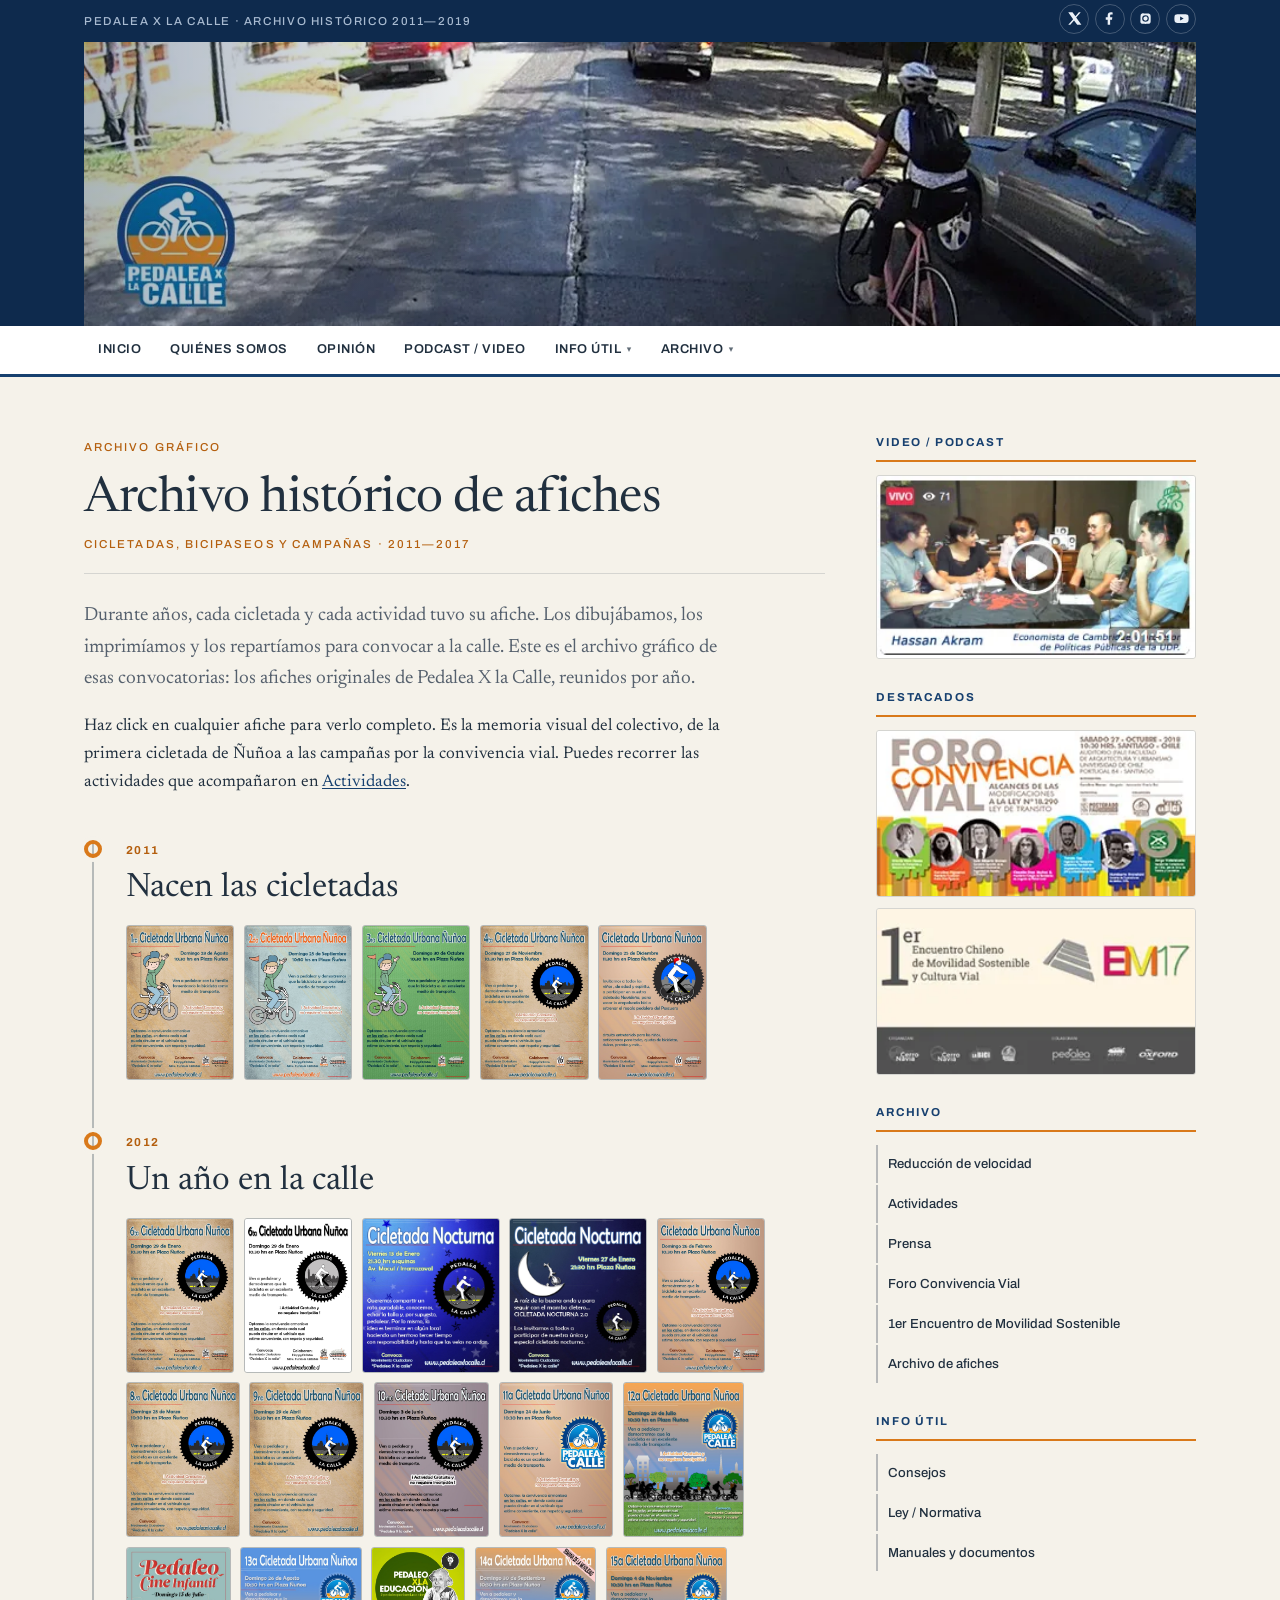
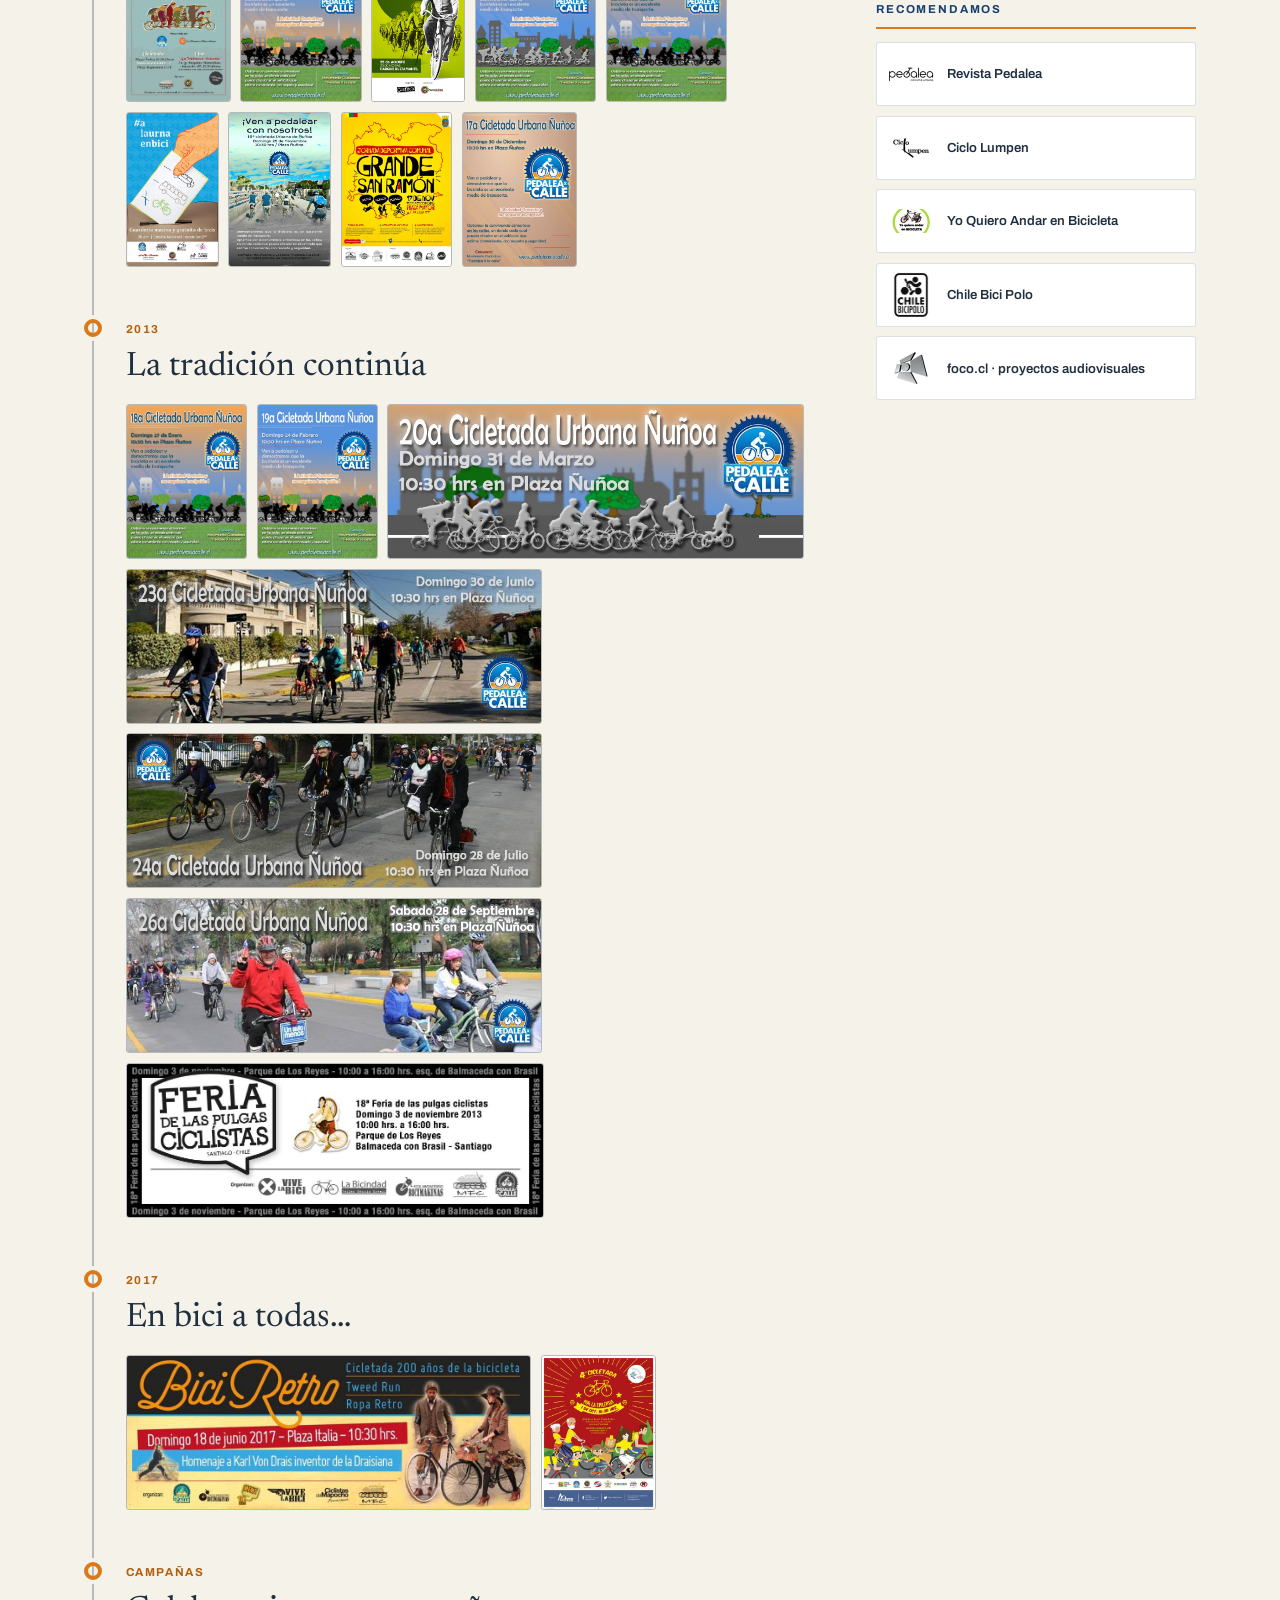
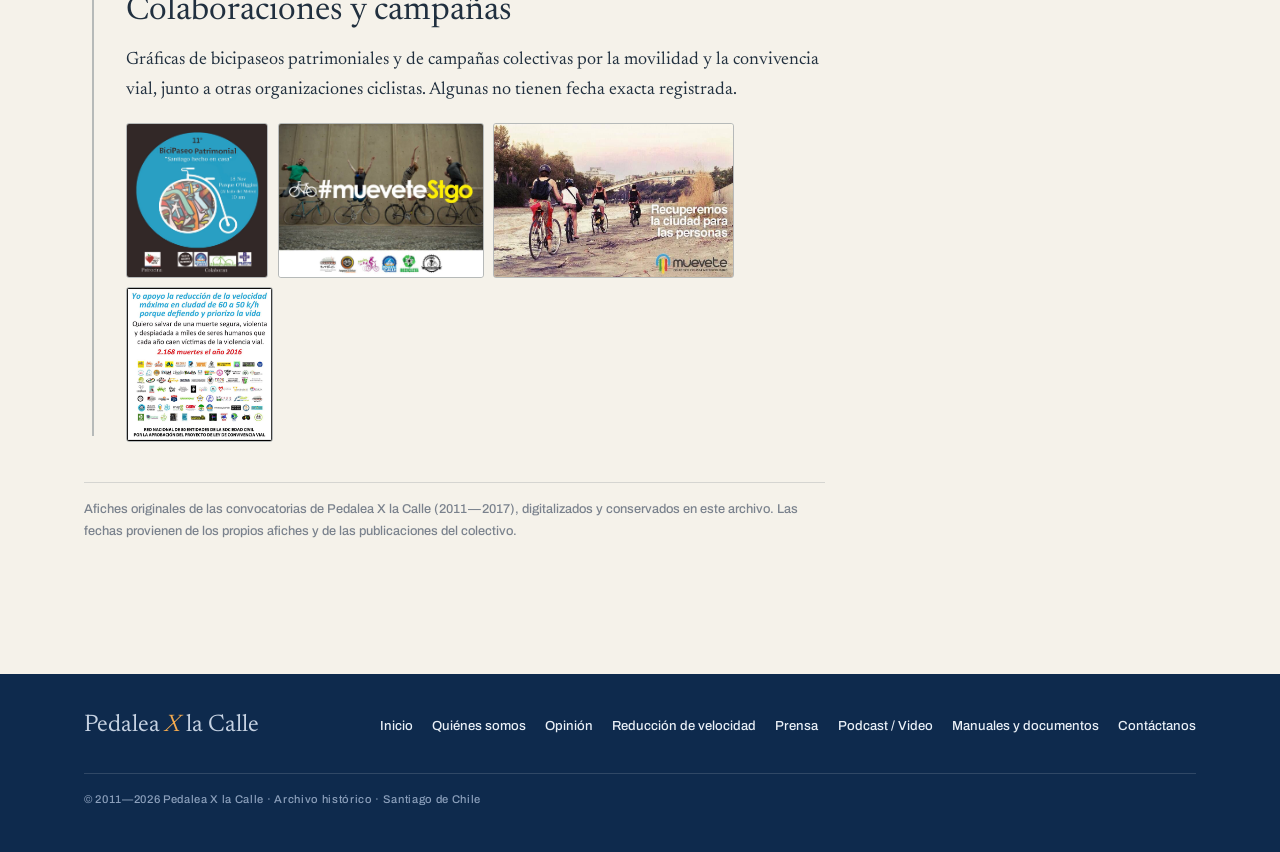
<file: archivo-afiches.html>
<!DOCTYPE html>
<html lang="es">
<head>
  <meta charset="UTF-8">
  <meta name="viewport" content="width=device-width, initial-scale=1.0">
  <title>Archivo histórico de afiches · Pedalea X la Calle</title>
  <meta name="description" content="Archivo histórico de afiches de cicletadas y actividades de Pedalea X la Calle (2011—2017).">
  <!-- Los dos subconjuntos latinos que se usan de entrada. Sin este preload el
       navegador recien los descubre despues de bajar y leer estilo.css. -->
  <link rel="preload" href="fonts/newreader-4.woff2" as="font" type="font/woff2" crossorigin>
  <link rel="preload" href="fonts/archivo-3.woff2" as="font" type="font/woff2" crossorigin>
  <link rel="stylesheet" href="css/estilo.css">

  <!-- Cabecera aleatoria: se elige aqui y se precarga con prioridad alta, para
       que el navegador la pida una sola vez y lo antes posible (elemento LCP). -->
  <script>
    (function () {
      var n = 1 + Math.floor(Math.random() * 3);
      window.__cabecera = "img/cabecera-" + n + ".webp";
      var l = document.createElement("link");
      l.rel = "preload"; l.as = "image"; l.type = "image/webp";
      l.href = window.__cabecera;
      l.setAttribute("fetchpriority", "high");
      document.head.appendChild(l);
    })();
  </script>
</head>
<body>
  <a class="skip" href="#main">Saltar al contenido</a>

  <div class="topbar">
    <div class="wrap topbar__inner">
      <span class="topbar__tag">Pedalea X la Calle · Archivo Histórico 2011—2019</span>
      <ul class="social" aria-label="Redes sociales">
        <li><a href="https://twitter.com/Pedaleaxlacalle" aria-label="Twitter" target="_blank" rel="noopener"><svg viewBox="0 0 24 24" aria-hidden="true"><path d="M18.9 2H22l-7.3 8.3L23 22h-6.6l-5.2-6.8L5.3 22H2l7.8-8.9L2 2h6.8l4.7 6.2L18.9 2z"/></svg></a></li>
        <li><a href="https://facebook.com/PedaleaXlaCalle" aria-label="Facebook" target="_blank" rel="noopener"><svg viewBox="0 0 24 24" aria-hidden="true"><path d="M13 22v-8h3l.5-4H13V7.5c0-1.1.3-1.8 1.9-1.8H17V2.2c-.4 0-1.6-.1-3-.1-2.9 0-4.9 1.8-4.9 5v2.8H6v4h3.1v8H13z"/></svg></a></li>
        <li><a href="https://instagram.com/pedaleaxlacalle" aria-label="Instagram" target="_blank" rel="noopener"><svg viewBox="0 0 24 24" aria-hidden="true"><path d="M12 4c2.6 0 3 0 4 .06 1 .05 1.5.2 1.9.35.5.18.8.4 1.2.8.4.4.6.7.8 1.2.15.4.3.9.35 1.9.06 1 .06 1.4.06 4s0 3-.06 4c-.05 1-.2 1.5-.35 1.9-.18.5-.4.8-.8 1.2-.4.4-.7.6-1.2.8-.4.15-.9.3-1.9.35-1 .06-1.4.06-4 .06s-3 0-4-.06c-1-.05-1.5-.2-1.9-.35-.5-.18-.8-.4-1.2-.8-.4-.4-.6-.7-.8-1.2-.15-.4-.3-.9-.35-1.9C4 15 4 14.6 4 12s0-3 .06-4c.05-1 .2-1.5.35-1.9.18-.5.4-.8.8-1.2.4-.4.7-.6 1.2-.8.4-.15.9-.3 1.9-.35C9 4 9.4 4 12 4zm0 2.7A5.3 5.3 0 1 0 12 17.3 5.3 5.3 0 0 0 12 6.7zm0 1.9A3.4 3.4 0 1 1 12 15.4 3.4 3.4 0 0 1 12 8.6zm5.5-.9a1.25 1.25 0 1 1 0 2.5 1.25 1.25 0 0 1 0-2.5z"/></svg></a></li>
        <li><a href="https://www.youtube.com/@pedaleaxlacalle" aria-label="YouTube" target="_blank" rel="noopener"><svg viewBox="0 0 24 24" aria-hidden="true"><path d="M23 7.5a3 3 0 0 0-2.1-2.1C19 5 12 5 12 5s-7 0-8.9.4A3 3 0 0 0 1 7.5 31 31 0 0 0 .6 12 31 31 0 0 0 1 16.5a3 3 0 0 0 2.1 2.1C5 19 12 19 12 19s7 0 8.9-.4a3 3 0 0 0 2.1-2.1A31 31 0 0 0 23.4 12 31 31 0 0 0 23 7.5zM9.8 15.3V8.7l5.7 3.3-5.7 3.3z"/></svg></a></li>
      </ul>
    </div>
  </div>

  <header class="masthead">
    <div class="wrap">
      <a class="banner" href="index.html" aria-label="Pedalea X la Calle — inicio">
        <img id="banner" width="1144" height="292" fetchpriority="high"
             alt="Pedalea X la Calle — ciclistas ocupando la calle en Santiago">
        <noscript><img src="img/cabecera-1.webp" width="1144" height="292"
             alt="Ciclistas ocupando la calle en Santiago"></noscript>
      </a>
      <script>document.getElementById("banner").src = window.__cabecera;</script>
    </div>
  </header>

  <nav class="mainnav" aria-label="Menú principal">
    <div class="wrap mainnav__inner">
      <button class="nav-toggle" aria-expanded="false" aria-controls="menu">☰ Menú</button>
      <ul class="menu" id="menu">
        <li><a href="index.html">Inicio</a></li>
        <li><a href="quienes-somos.html">Quiénes somos</a></li>
        <li><a href="opinion.html">Opinión</a></li>
        <li><a href="podcast-video.html">Podcast / Video</a></li>
        <li class="has-sub">
          <button class="menu__btn" aria-expanded="false">Info útil</button>
          <ul class="submenu">
            <li class="submenu__label">Recursos</li>
            <li><a href="consejos.html">Consejos</a></li>
            <li><a href="normativa.html">Ley / Normativa</a></li>
            <li><a href="manuales.html">Manuales y documentos</a></li>
          </ul>
        </li>
        <li class="has-sub">
          <button class="menu__btn" aria-expanded="false">Archivo</button>
          <ul class="submenu">
            <li class="submenu__label">Campañas e hitos</li>
            <li><a href="reduccion-velocidad.html">Reducción de velocidad</a></li>
            <li><a href="actividades.html">Actividades</a></li>
            <li><a href="prensa.html">Prensa</a></li>
            <li><a href="foro-convivencia-vial.html">Foro Convivencia Vial</a></li>
            <li><a href="encuentro-movilidad.html">1er Encuentro de Movilidad Sostenible</a></li>
            <li><a href="archivo-afiches.html" aria-current="page">Archivo de afiches</a></li>
          </ul>
        </li>
      </ul>
    </div>
  </nav>

  <div class="wrap layout">

    <main class="content" id="main">
      <div class="page-title">
        <span class="kicker">Archivo gráfico</span>
        <h1>Archivo histórico de afiches</h1>
        <span class="kicker" style="display:block;margin-top:.6rem">Cicletadas, bicipaseos y campañas · 2011—2017</span>
      </div>

      <div class="prose" style="max-width:72ch;margin-bottom:1rem">
        <p class="article-lead">Durante años, cada cicletada y cada actividad tuvo su afiche. Los dibujábamos, los imprimíamos y los repartíamos para convocar a la calle. Este es el archivo gráfico de esas convocatorias: los afiches originales de Pedalea X la Calle, reunidos por año.</p>
        <p>Haz click en cualquier afiche para verlo completo. Es la memoria visual del colectivo, de la primera cicletada de Ñuñoa a las campañas por la convivencia vial. Puedes recorrer las actividades que acompañaron en <a href="actividades.html">Actividades</a>.</p>
      </div>

      <div class="timeline">

        <!-- ===== 2011 ===== -->
        <section class="etapa">
          <span class="etapa__year">2011</span>
          <h2 class="etapa__title">Nacen las cicletadas</h2>
          <div class="etapa__body" style="max-width:none">
            <div class="doc-thumbs">
              <img class="zoomable" loading="lazy" src="img/afiches/2011-08-1ra-cicletada.jpg" alt="Afiche de la 1ª Cicletada Urbana Ñuñoa, 28 de agosto de 2011">
              <img class="zoomable" loading="lazy" src="img/afiches/2011-09-cicletada.jpg" alt="Afiche de la Cicletada Urbana Ñuñoa, septiembre 2011">
              <img class="zoomable" loading="lazy" src="img/afiches/2011-10-cicletada.jpg" alt="Afiche de la Cicletada Urbana Ñuñoa, octubre 2011">
              <img class="zoomable" loading="lazy" src="img/afiches/2011-12-cicletada.jpg" alt="Afiche de la Cicletada Urbana Ñuñoa, diciembre 2011">
              <img class="zoomable" loading="lazy" src="img/afiches/2011-12-navidad.jpg" alt="Afiche de la Cicletada de Navidad, diciembre 2011">
            </div>
          </div>
        </section>

        <!-- ===== 2012 ===== -->
        <section class="etapa">
          <span class="etapa__year">2012</span>
          <h2 class="etapa__title">Un año en la calle</h2>
          <div class="etapa__body" style="max-width:none">
            <div class="doc-thumbs">
              <img class="zoomable" loading="lazy" src="img/afiches/2012-01-cicletada.jpg" alt="Afiche de la Cicletada Urbana Ñuñoa, enero 2012">
              <img class="zoomable" loading="lazy" src="img/afiches/2012-01-cicletada-bw.jpg" alt="Afiche de la Cicletada Urbana Ñuñoa, enero 2012 (versión en blanco y negro)">
              <img class="zoomable" loading="lazy" src="img/afiches/2012-01-nocturna.jpg" alt="Afiche de la Cicletada Nocturna, enero 2012">
              <img class="zoomable" loading="lazy" src="img/afiches/2012-01-nocturna-2.jpg" alt="Afiche de la Cicletada Nocturna, enero 2012 (variante)">
              <img class="zoomable" loading="lazy" src="img/afiches/2012-02-cicletada.jpg" alt="Afiche de la Cicletada Urbana Ñuñoa, febrero 2012">
              <img class="zoomable" loading="lazy" src="img/afiches/2012-03-cicletada.jpg" alt="Afiche de la Cicletada Urbana Ñuñoa, marzo 2012">
              <img class="zoomable" loading="lazy" src="img/afiches/2012-04-cicletada.jpg" alt="Afiche de la Cicletada Urbana Ñuñoa, abril 2012">
              <img class="zoomable" loading="lazy" src="img/afiches/2012-05-cicletada.jpg" alt="Afiche de la Cicletada Urbana Ñuñoa, mayo 2012">
              <img class="zoomable" loading="lazy" src="img/afiches/2012-06-cicletada-11va.jpg" alt="Afiche de la 11ª Cicletada Urbana Ñuñoa, junio 2012">
              <img class="zoomable" loading="lazy" src="img/afiches/2012-07-cicletada.jpg" alt="Afiche de la Cicletada Urbana Ñuñoa, julio 2012">
              <img class="zoomable" loading="lazy" src="img/afiches/2012-07-cine-infantil.jpg" alt="Afiche de Pedaleo + Cine Infantil, julio 2012">
              <img class="zoomable" loading="lazy" src="img/afiches/2012-08-cicletada-13va.jpg" alt="Afiche de la 13ª Cicletada Urbana Ñuñoa, agosto 2012">
              <img class="zoomable" loading="lazy" src="img/afiches/2012-08-pedaleo-educacion.jpg" alt="Afiche de #PedaleoXlaEducación, agosto 2012">
              <img class="zoomable" loading="lazy" src="img/afiches/2012-09-cicletada.jpg" alt="Afiche de la Cicletada Urbana Ñuñoa, septiembre 2012">
              <img class="zoomable" loading="lazy" src="img/afiches/2012-10-cicletada.jpg" alt="Afiche de la Cicletada Urbana Ñuñoa, octubre 2012">
              <img class="zoomable" loading="lazy" src="img/afiches/2012-10-alaurnaenbici.jpg" alt="Afiche de #aLaUrnaEnBici, guardería de bicis en el Estadio Nacional, octubre 2012">
              <img class="zoomable" loading="lazy" src="img/afiches/2012-11-cicletada.jpg" alt="Afiche de la Cicletada Urbana Ñuñoa, noviembre 2012">
              <img class="zoomable" loading="lazy" src="img/afiches/2012-11-san-ramon.jpg" alt="Afiche de la cicletada y jornada deportiva Grande San Ramón, noviembre 2012">
              <img class="zoomable" loading="lazy" src="img/afiches/2012-12-cicletada-17va.jpg" alt="Afiche de la 17ª Cicletada Urbana Ñuñoa, diciembre 2012">
            </div>
          </div>
        </section>

        <!-- ===== 2013 ===== -->
        <section class="etapa">
          <span class="etapa__year">2013</span>
          <h2 class="etapa__title">La tradición continúa</h2>
          <div class="etapa__body" style="max-width:none">
            <div class="doc-thumbs">
              <img class="zoomable" loading="lazy" src="img/afiches/2013-01-cicletada.jpg" alt="Afiche de la Cicletada Urbana Ñuñoa, enero 2013">
              <img class="zoomable" loading="lazy" src="img/afiches/2013-02-cicletada.jpg" alt="Afiche de la Cicletada Urbana Ñuñoa, febrero 2013">
              <img class="zoomable" loading="lazy" src="img/afiches/2013-03-cicletada.jpg" alt="Afiche de la Cicletada Urbana Ñuñoa, marzo 2013">
              <img class="zoomable" loading="lazy" src="img/afiches/2013-06-cicletada-23va.jpg" alt="Afiche de la 23ª Cicletada Urbana Ñuñoa, junio 2013">
              <img class="zoomable" loading="lazy" src="img/afiches/2013-07-cicletada-24va.jpg" alt="Afiche de la 24ª Cicletada Urbana Ñuñoa, julio 2013">
              <img class="zoomable" loading="lazy" src="img/afiches/2013-09-cicletada-26va.jpg" alt="Afiche de la 26ª Cicletada Urbana Ñuñoa, septiembre 2013">
              <img class="zoomable" loading="lazy" src="img/afiches/2013-11-feria-pulgas.jpg" alt="Afiche de la 18ª Feria de las Pulgas Ciclistas, 3 de noviembre 2013">
            </div>
          </div>
        </section>

        <!-- ===== 2017 ===== -->
        <section class="etapa">
          <span class="etapa__year">2017</span>
          <h2 class="etapa__title">En bici a todas…</h2>
          <div class="etapa__body" style="max-width:none">
            <div class="doc-thumbs">
              <img class="zoomable" loading="lazy" src="img/afiches/2017-06-biciretro-200.jpg" alt="Afiche de BiciRetro · Cicletada 200 años de la bicicleta, junio 2017">
              <img class="zoomable" loading="lazy" src="img/afiches/2017-10-epilepsia.jpg" alt="Afiche de la 4ª Cicletada por la Epilepsia, octubre 2017">
            </div>
          </div>
        </section>

        <!-- ===== Campañas y colaboraciones ===== -->
        <section class="etapa">
          <span class="etapa__year">Campañas</span>
          <h2 class="etapa__title">Colaboraciones y campañas</h2>
          <div class="etapa__body" style="max-width:none">
            <p style="max-width:72ch">Gráficas de bicipaseos patrimoniales y de campañas colectivas por la movilidad y la convivencia vial, junto a otras organizaciones ciclistas. Algunas no tienen fecha exacta registrada.</p>
            <div class="doc-thumbs">
              <img class="zoomable" loading="lazy" src="img/afiches/bicipaseo-patrimonial-11.jpg" alt="Afiche del 11° BiciPaseo Patrimonial «Santiago hecho en casa»">
              <img class="zoomable" loading="lazy" src="img/afiches/campana-muevete-stgo.jpg" alt="Gráfica de la campaña #muéveteStgo por la movilidad en bicicleta">
              <img class="zoomable" loading="lazy" src="img/afiches/campana-mapocho-pedaleable.jpg" alt="Gráfica de la campaña Mapocho Pedaleable: «Recuperemos la ciudad para las personas»">
              <img class="zoomable" loading="lazy" src="img/afiches/campana-convivencia-vial.jpg" alt="Gráfica de campaña por la Ley de Convivencia Vial y la reducción de velocidad">
            </div>
          </div>
        </section>

      </div>

      <p class="src-note">Afiches originales de las convocatorias de Pedalea X la Calle (2011—2017), digitalizados y conservados en este archivo. Las fechas provienen de los propios afiches y de las publicaciones del colectivo.</p>
    </main>

    <aside class="sidebar" aria-label="Contenido complementario">
      <div class="widget">
        <h2 class="widget__title">Video / Podcast</h2>
        <a class="w-banner" href="podcast-video.html">
          <img src="img/banner-podcast.webp" width="284" height="163" decoding="async" alt="Conversaciones en video de Pedalea X la Calle">
        </a>
      </div>
      <div class="widget">
        <h2 class="widget__title">Destacados</h2>
        <div class="w-banners">
          <a class="w-banner" href="foro-convivencia-vial.html">
            <img src="img/banner-foro.webp" width="270" height="140" loading="lazy" decoding="async" alt="Foro Convivencia Vial 2018">
          </a>
          <a class="w-banner" href="encuentro-movilidad.html">
            <img src="img/banner-encuentro.webp" width="270" height="140" loading="lazy" decoding="async" alt="1er Encuentro de Movilidad Sostenible y Cultura Vial">
          </a>
        </div>
      </div>
      <div class="widget">
        <h2 class="widget__title">Archivo</h2>
        <ul class="w-nav">
          <li><a href="reduccion-velocidad.html">Reducción de velocidad</a></li>
          <li><a href="actividades.html">Actividades</a></li>
          <li><a href="prensa.html">Prensa</a></li>
          <li><a href="foro-convivencia-vial.html">Foro Convivencia Vial</a></li>
          <li><a href="encuentro-movilidad.html">1er Encuentro de Movilidad Sostenible</a></li>
          <li><a href="archivo-afiches.html" aria-current="page">Archivo de afiches</a></li>
        </ul>
      </div>
      <div class="widget">
        <h2 class="widget__title">Info útil</h2>
        <ul class="w-nav">
          <li><a href="consejos.html">Consejos</a></li>
          <li><a href="normativa.html">Ley / Normativa</a></li>
          <li><a href="manuales.html">Manuales y documentos</a></li>
        </ul>
      </div>
      <div class="widget">
        <h2 class="widget__title">Recomendamos</h2>
        <ul class="w-allies">
          <li><a href="https://revistapedalea.com" target="_blank" rel="noopener"><img src="img/aliado-revistapedalea.webp" width="46" height="46" loading="lazy" decoding="async" alt="Revista Pedalea"><span>Revista Pedalea</span></a></li>
          <li><a href="http://ciclolumpen.cl" target="_blank" rel="noopener"><img src="img/aliado-ciclolumpen.webp" width="46" height="46" loading="lazy" decoding="async" alt="Ciclo Lumpen"><span>Ciclo Lumpen</span></a></li>
          <li><a href="https://www.facebook.com/Yo-quiero-andar-en-Bicicleta-140569169340311/" target="_blank" rel="noopener"><img src="img/aliado-yoquiero.webp" width="46" height="46" loading="lazy" decoding="async" alt="Yo Quiero Andar en Bicicleta"><span>Yo Quiero Andar en Bicicleta</span></a></li>
          <li><a href="https://bikepolo.cl/" target="_blank" rel="noopener"><img src="img/chilebicipolo.webp" width="46" height="46" loading="lazy" decoding="async" alt="Chile Bici Polo"><span>Chile Bici Polo</span></a></li>
          <li><a href="https://foco.cl" target="_blank" rel="noopener"><img src="img/logo-foco.webp" width="46" height="46" loading="lazy" decoding="async" alt="foco.cl"><span>foco.cl · proyectos audiovisuales</span></a></li>
        </ul>
      </div>
    </aside>

  </div>

  <footer class="site-foot">
    <div class="wrap site-foot__inner">
      <span class="site-foot__brand">Pedalea <em>X</em> la Calle</span>
      <nav class="site-foot__links" aria-label="Pie">
        <a href="index.html">Inicio</a>
        <a href="quienes-somos.html">Quiénes somos</a>
        <a href="opinion.html">Opinión</a>
        <a href="reduccion-velocidad.html">Reducción de velocidad</a>
        <a href="prensa.html">Prensa</a>
        <a href="podcast-video.html">Podcast / Video</a>
        <a href="manuales.html">Manuales y documentos</a>
        <a href="quienes-somos.html#contacto">Contáctanos</a>
      </nav>
      <p class="site-foot__meta">© 2011—2026 Pedalea X la Calle · Archivo histórico · Santiago de Chile</p>
    </div>
  </footer>

  <script src="js/script.js"></script>
</body>
</html>
</file>
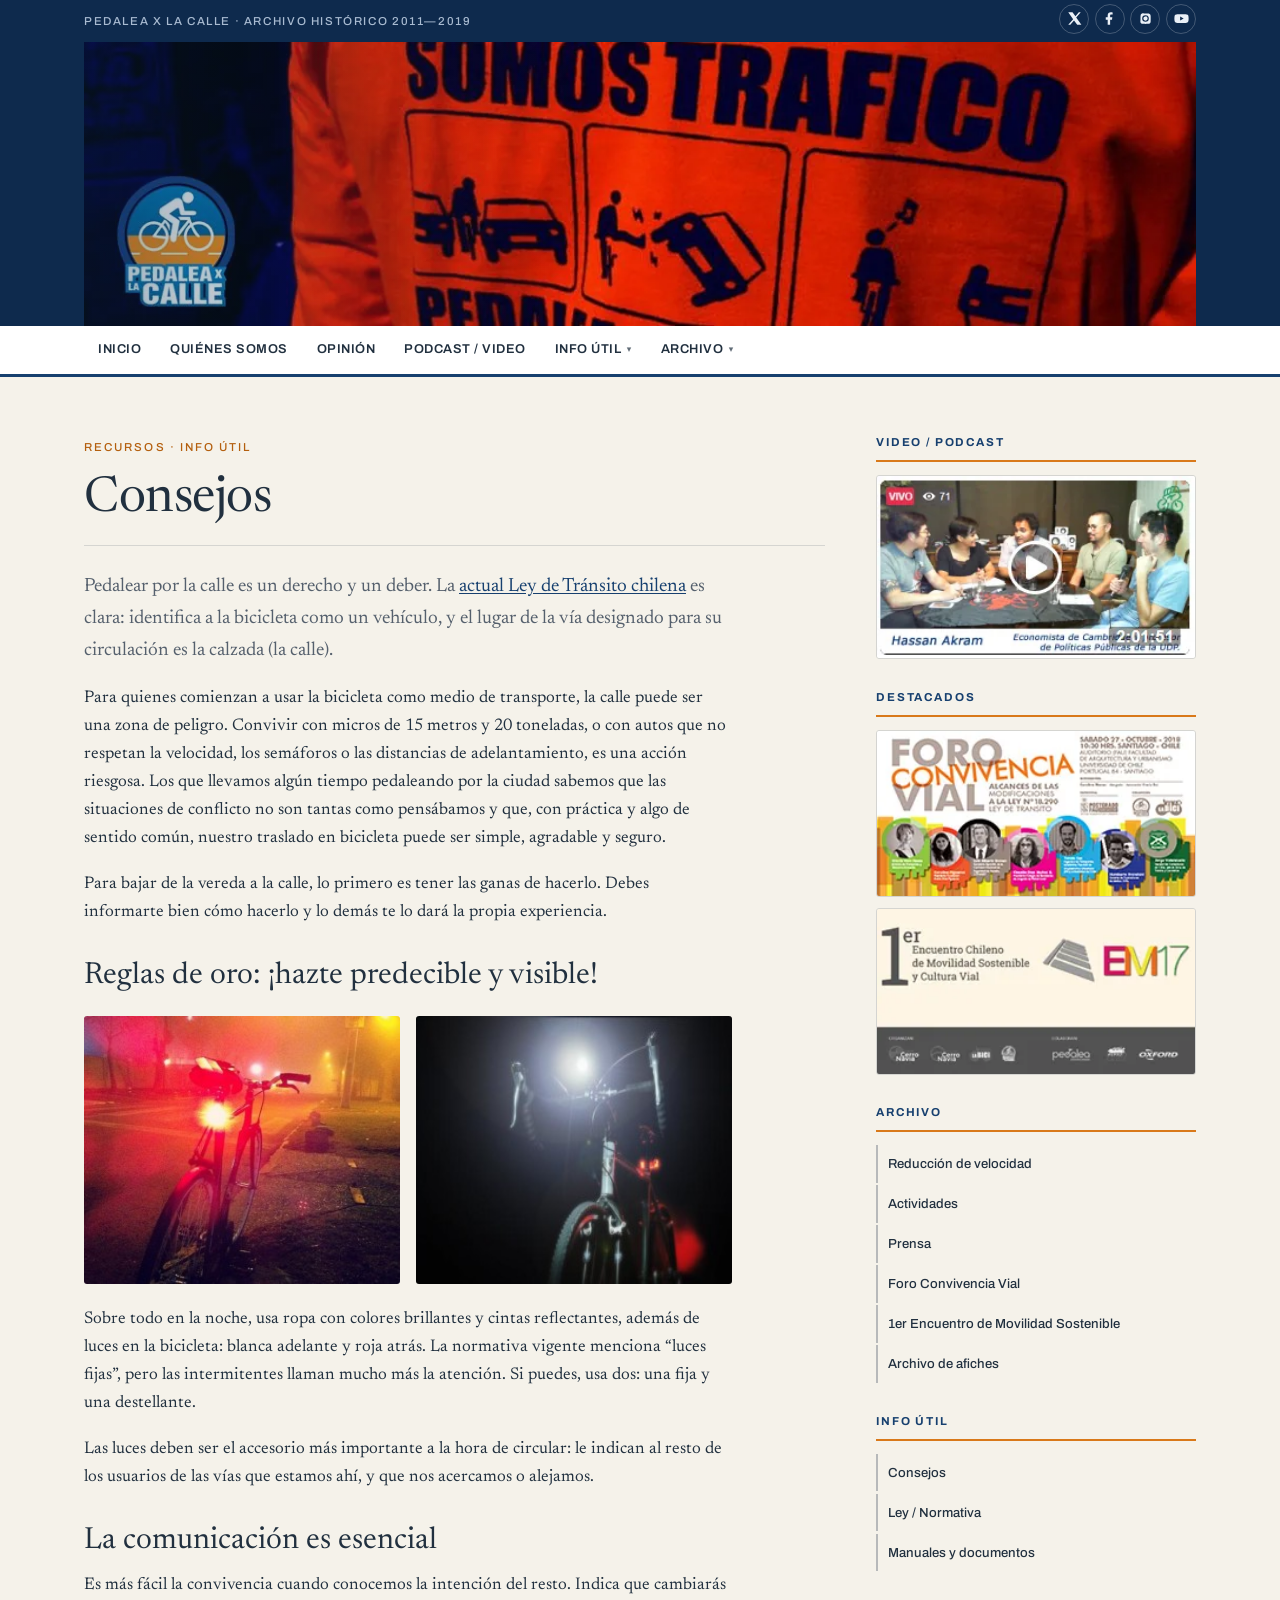
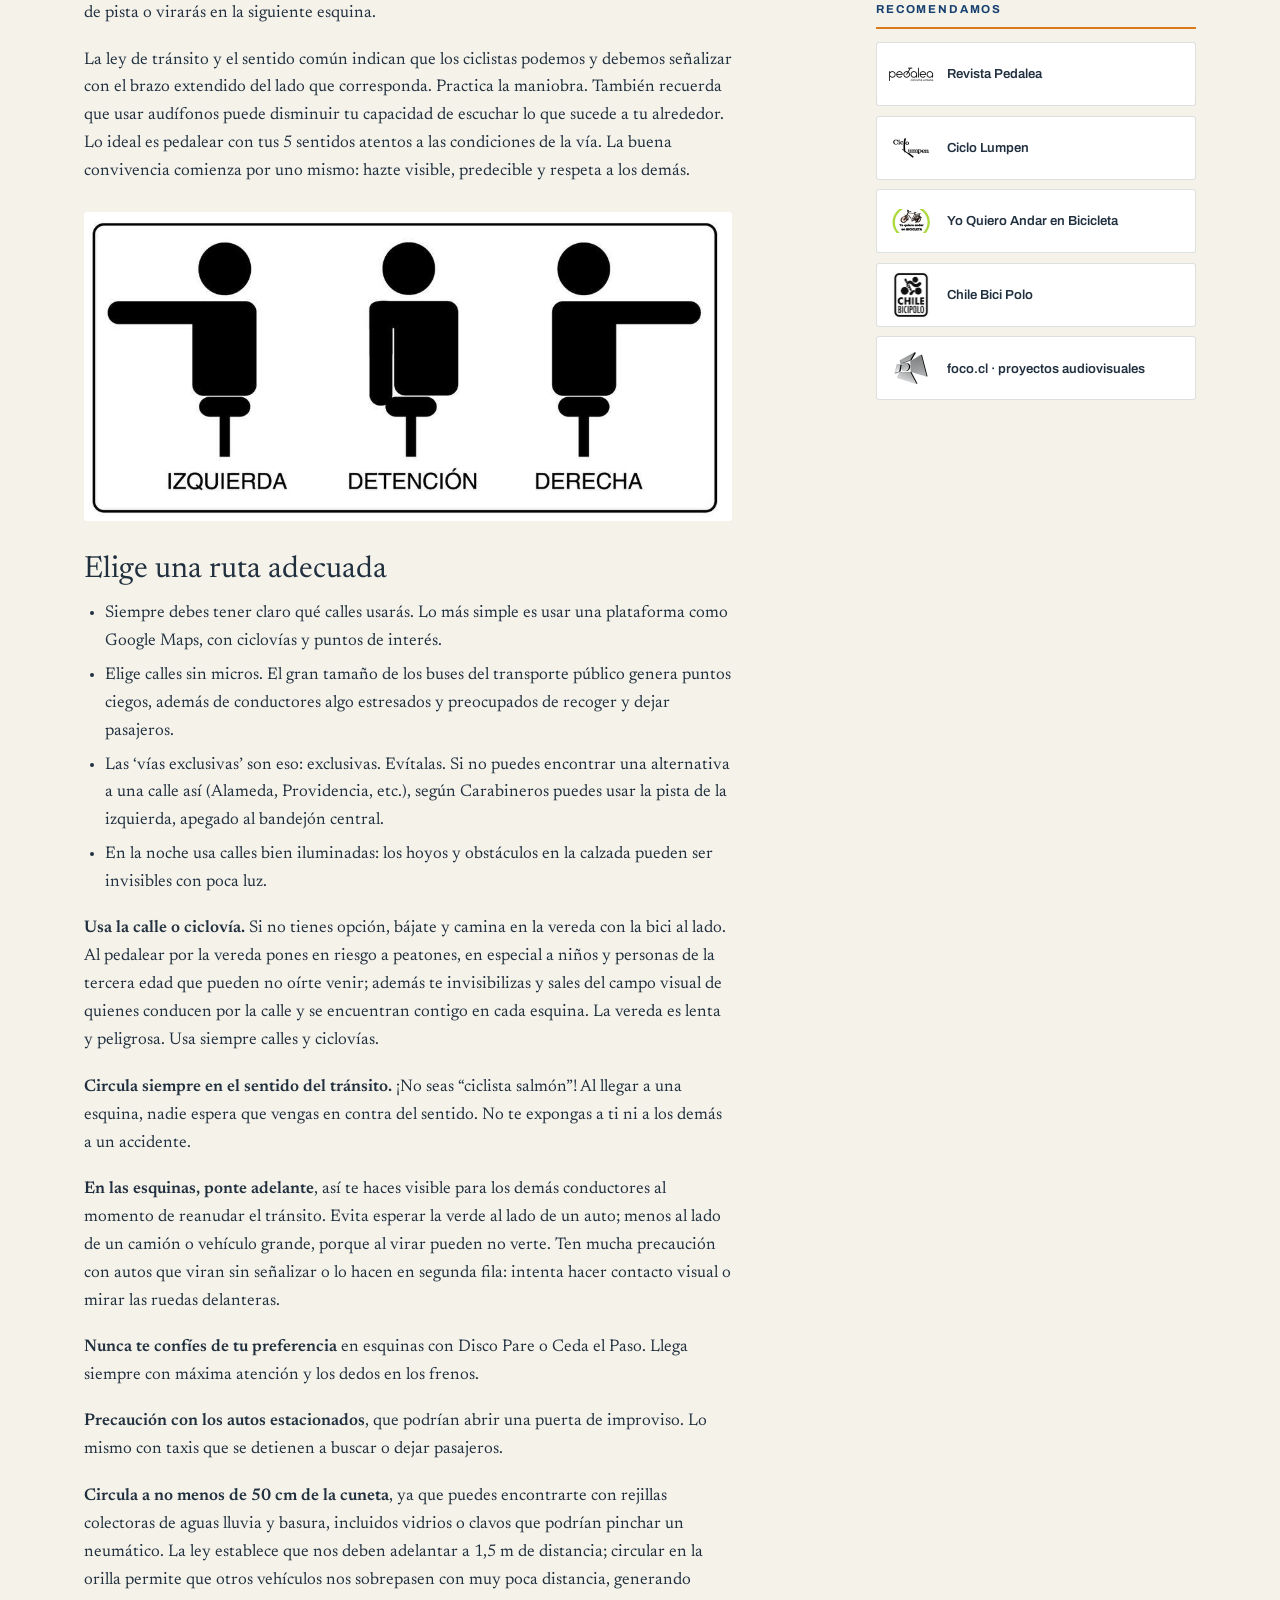
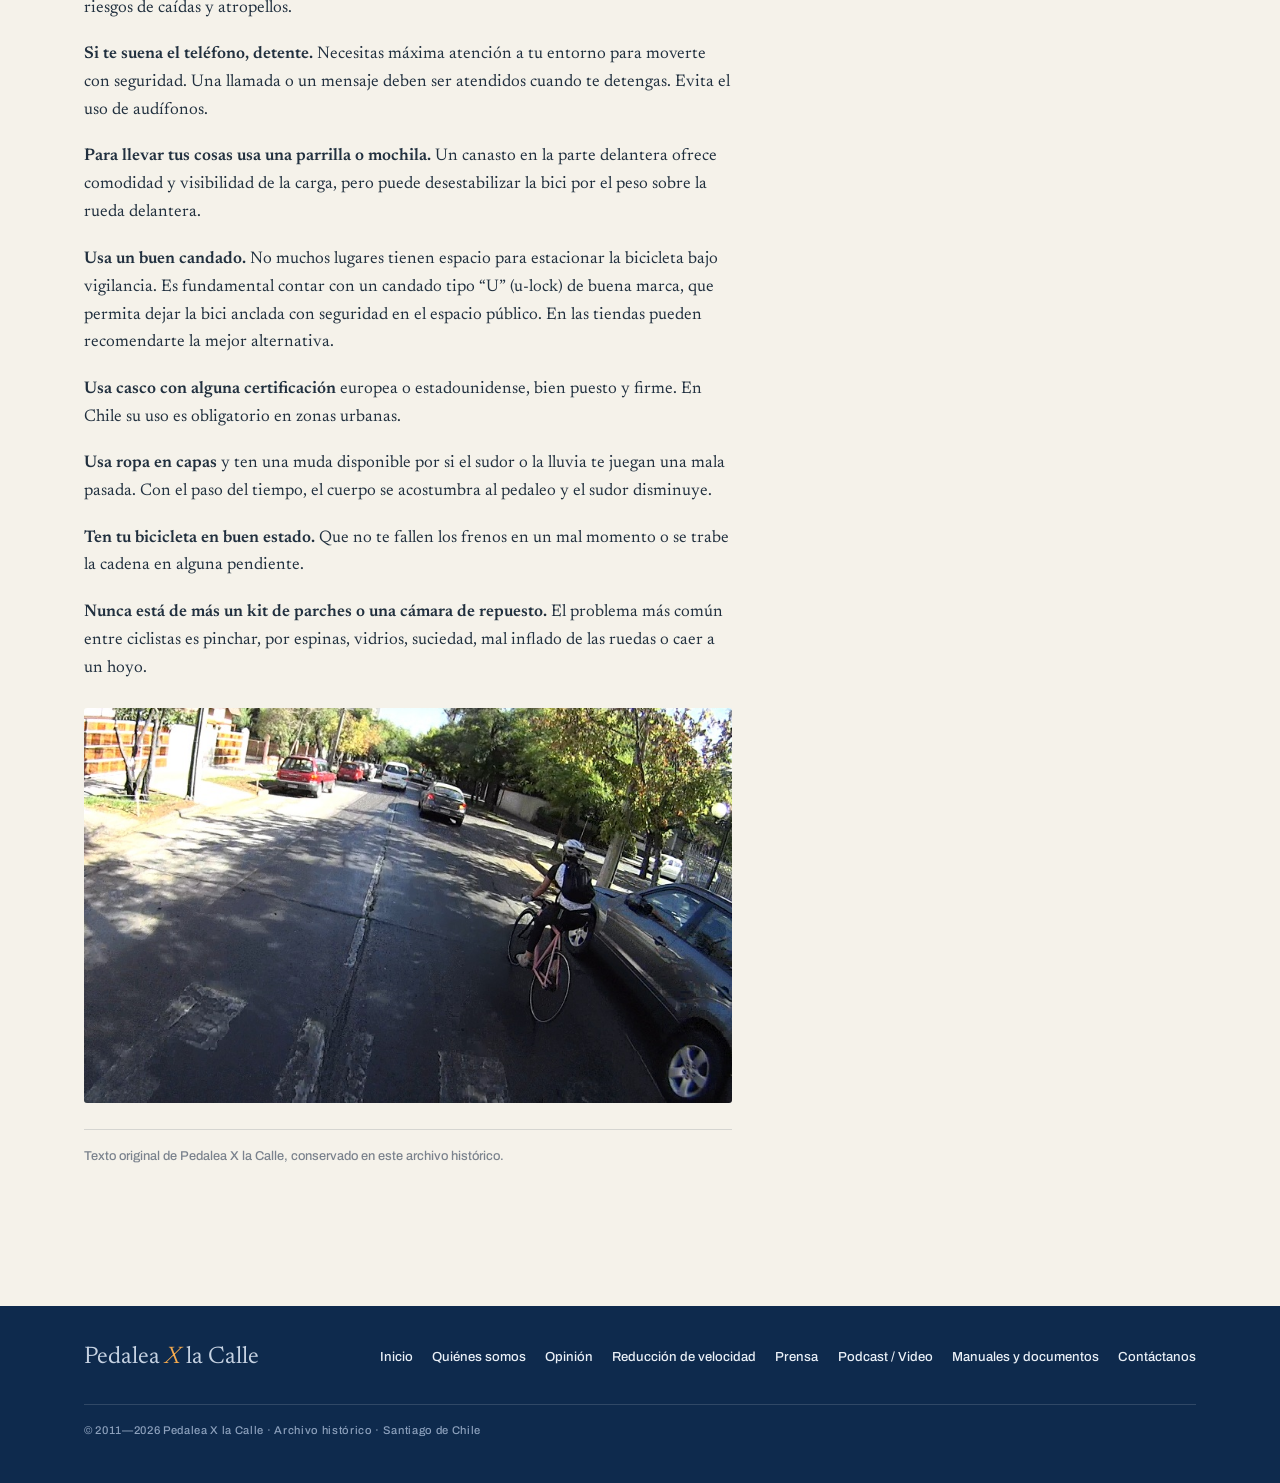
<file: consejos.html>
<!DOCTYPE html>
<html lang="es">
<head>
  <meta charset="UTF-8">
  <meta name="viewport" content="width=device-width, initial-scale=1.0">
  <title>Consejos · Pedalea X la Calle</title>
  <meta name="description" content="Consejos — archivo histórico de Pedalea X la Calle.">
  <!-- Los dos subconjuntos latinos que se usan de entrada. Sin este preload el
       navegador recien los descubre despues de bajar y leer estilo.css. -->
  <link rel="preload" href="fonts/newreader-4.woff2" as="font" type="font/woff2" crossorigin>
  <link rel="preload" href="fonts/archivo-3.woff2" as="font" type="font/woff2" crossorigin>
  <link rel="stylesheet" href="css/estilo.css">

  <!-- Cabecera aleatoria: se elige aqui y se precarga con prioridad alta, para
       que el navegador la pida una sola vez y lo antes posible (elemento LCP). -->
  <script>
    (function () {
      var n = 1 + Math.floor(Math.random() * 3);
      window.__cabecera = "img/cabecera-" + n + ".webp";
      var l = document.createElement("link");
      l.rel = "preload"; l.as = "image"; l.type = "image/webp";
      l.href = window.__cabecera;
      l.setAttribute("fetchpriority", "high");
      document.head.appendChild(l);
    })();
  </script>
</head>
<body>
  <a class="skip" href="#main">Saltar al contenido</a>

  <div class="topbar">
    <div class="wrap topbar__inner">
      <span class="topbar__tag">Pedalea X la Calle · Archivo Histórico 2011—2019</span>
      <ul class="social" aria-label="Redes sociales">
        <li><a href="https://twitter.com/Pedaleaxlacalle" aria-label="Twitter" target="_blank" rel="noopener"><svg viewBox="0 0 24 24" aria-hidden="true"><path d="M18.9 2H22l-7.3 8.3L23 22h-6.6l-5.2-6.8L5.3 22H2l7.8-8.9L2 2h6.8l4.7 6.2L18.9 2z"/></svg></a></li>
        <li><a href="https://facebook.com/PedaleaXlaCalle" aria-label="Facebook" target="_blank" rel="noopener"><svg viewBox="0 0 24 24" aria-hidden="true"><path d="M13 22v-8h3l.5-4H13V7.5c0-1.1.3-1.8 1.9-1.8H17V2.2c-.4 0-1.6-.1-3-.1-2.9 0-4.9 1.8-4.9 5v2.8H6v4h3.1v8H13z"/></svg></a></li>
        <li><a href="https://instagram.com/pedaleaxlacalle" aria-label="Instagram" target="_blank" rel="noopener"><svg viewBox="0 0 24 24" aria-hidden="true"><path d="M12 4c2.6 0 3 0 4 .06 1 .05 1.5.2 1.9.35.5.18.8.4 1.2.8.4.4.6.7.8 1.2.15.4.3.9.35 1.9.06 1 .06 1.4.06 4s0 3-.06 4c-.05 1-.2 1.5-.35 1.9-.18.5-.4.8-.8 1.2-.4.4-.7.6-1.2.8-.4.15-.9.3-1.9.35-1 .06-1.4.06-4 .06s-3 0-4-.06c-1-.05-1.5-.2-1.9-.35-.5-.18-.8-.4-1.2-.8-.4-.4-.6-.7-.8-1.2-.15-.4-.3-.9-.35-1.9C4 15 4 14.6 4 12s0-3 .06-4c.05-1 .2-1.5.35-1.9.18-.5.4-.8.8-1.2.4-.4.7-.6 1.2-.8.4-.15.9-.3 1.9-.35C9 4 9.4 4 12 4zm0 2.7A5.3 5.3 0 1 0 12 17.3 5.3 5.3 0 0 0 12 6.7zm0 1.9A3.4 3.4 0 1 1 12 15.4 3.4 3.4 0 0 1 12 8.6zm5.5-.9a1.25 1.25 0 1 1 0 2.5 1.25 1.25 0 0 1 0-2.5z"/></svg></a></li>
        <li><a href="https://www.youtube.com/@pedaleaxlacalle" aria-label="YouTube" target="_blank" rel="noopener"><svg viewBox="0 0 24 24" aria-hidden="true"><path d="M23 7.5a3 3 0 0 0-2.1-2.1C19 5 12 5 12 5s-7 0-8.9.4A3 3 0 0 0 1 7.5 31 31 0 0 0 .6 12 31 31 0 0 0 1 16.5a3 3 0 0 0 2.1 2.1C5 19 12 19 12 19s7 0 8.9-.4a3 3 0 0 0 2.1-2.1A31 31 0 0 0 23.4 12 31 31 0 0 0 23 7.5zM9.8 15.3V8.7l5.7 3.3-5.7 3.3z"/></svg></a></li>
      </ul>
    </div>
  </div>

  <header class="masthead">
    <div class="wrap">
      <a class="banner" href="index.html" aria-label="Pedalea X la Calle — inicio">
        <img id="banner" width="1144" height="292" fetchpriority="high"
             alt="Pedalea X la Calle — ciclistas ocupando la calle en Santiago">
        <noscript><img src="img/cabecera-1.webp" width="1144" height="292"
             alt="Ciclistas ocupando la calle en Santiago"></noscript>
      </a>
      <script>document.getElementById("banner").src = window.__cabecera;</script>
    </div>
  </header>

  <nav class="mainnav" aria-label="Menú principal">
    <div class="wrap mainnav__inner">
      <button class="nav-toggle" aria-expanded="false" aria-controls="menu">☰ Menú</button>
      <ul class="menu" id="menu">
        <li><a href="index.html">Inicio</a></li>
        <li><a href="quienes-somos.html">Quiénes somos</a></li>
        <li><a href="opinion.html">Opinión</a></li>
        <li><a href="podcast-video.html">Podcast / Video</a></li>
        <li class="has-sub">
          <button class="menu__btn" aria-expanded="false">Info útil</button>
          <ul class="submenu">
            <li class="submenu__label">Recursos</li>
            <li><a href="consejos.html">Consejos</a></li>
            <li><a href="normativa.html">Ley / Normativa</a></li>
            <li><a href="manuales.html">Manuales y documentos</a></li>
          </ul>
        </li>
        <li class="has-sub">
          <button class="menu__btn" aria-expanded="false">Archivo</button>
          <ul class="submenu">
            <li class="submenu__label">Campañas e hitos</li>
            <li><a href="reduccion-velocidad.html">Reducción de velocidad</a></li>
            <li><a href="actividades.html">Actividades</a></li>
            <li><a href="prensa.html">Prensa</a></li>
            <li><a href="foro-convivencia-vial.html">Foro Convivencia Vial</a></li>
            <li><a href="encuentro-movilidad.html">1er Encuentro de Movilidad Sostenible</a></li>
            <li><a href="archivo-afiches.html">Archivo de afiches</a></li>
          </ul>
        </li>
      </ul>
    </div>
  </nav>

  <div class="wrap layout">

    <main class="content" id="main">
      <div class="page-title">
        <span class="kicker">Recursos · Info útil</span>
        <h1>Consejos</h1>
      </div>

      <article class="prose">
        <p class="article-lead">Pedalear por la calle es un derecho y un deber. La <a href="normativa.html">actual Ley de Tránsito chilena</a> es clara: identifica a la bicicleta como un vehículo, y el lugar de la vía designado para su circulación es la calzada (la calle).</p>

        <p>Para quienes comienzan a usar la bicicleta como medio de transporte, la calle puede ser una zona de peligro. Convivir con micros de 15 metros y 20 toneladas, o con autos que no respetan la velocidad, los semáforos o las distancias de adelantamiento, es una acción riesgosa. Los que llevamos algún tiempo pedaleando por la ciudad sabemos que las situaciones de conflicto no son tantas como pensábamos y que, con práctica y algo de sentido común, nuestro traslado en bicicleta puede ser simple, agradable y seguro.</p>

        <p>Para bajar de la vereda a la calle, lo primero es tener las ganas de hacerlo. Debes informarte bien cómo hacerlo y lo demás te lo dará la propia experiencia.</p>

        <h2>Reglas de oro: ¡hazte predecible y visible!</h2>
        <div class="img-row">
          <img src="img/contenido/consejos-luz-roja.jpg" alt="Luz roja trasera para bicicleta">
          <img src="img/contenido/consejos-luces.jpg" alt="Luces para bicicleta">
        </div>
        <p>Sobre todo en la noche, usa ropa con colores brillantes y cintas reflectantes, además de luces en la bicicleta: blanca adelante y roja atrás. La normativa vigente menciona “luces fijas”, pero las intermitentes llaman mucho más la atención. Si puedes, usa dos: una fija y una destellante.</p>
        <p>Las luces deben ser el accesorio más importante a la hora de circular: le indican al resto de los usuarios de las vías que estamos ahí, y que nos acercamos o alejamos.</p>

        <h2>La comunicación es esencial</h2>
        <p>Es más fácil la convivencia cuando conocemos la intención del resto. Indica que cambiarás de pista o virarás en la siguiente esquina.</p>
        <p>La ley de tránsito y el sentido común indican que los ciclistas podemos y debemos señalizar con el brazo extendido del lado que corresponda. Practica la maniobra. También recuerda que usar audífonos puede disminuir tu capacidad de escuchar lo que sucede a tu alrededor. Lo ideal es pedalear con tus 5 sentidos atentos a las condiciones de la vía. La buena convivencia comienza por uno mismo: hazte visible, predecible y respeta a los demás.</p>

        <figure>
          <img src="img/contenido/consejos-senaliza.jpg" alt="Cómo señalizar en bicicleta con el brazo extendido">
        </figure>

        <h2>Elige una ruta adecuada</h2>
        <ul>
          <li>Siempre debes tener claro qué calles usarás. Lo más simple es usar una plataforma como Google Maps, con ciclovías y puntos de interés.</li>
          <li>Elige calles sin micros. El gran tamaño de los buses del transporte público genera puntos ciegos, además de conductores algo estresados y preocupados de recoger y dejar pasajeros.</li>
          <li>Las ‘vías exclusivas’ son eso: exclusivas. Evítalas. Si no puedes encontrar una alternativa a una calle así (Alameda, Providencia, etc.), según Carabineros puedes usar la pista de la izquierda, apegado al bandejón central.</li>
          <li>En la noche usa calles bien iluminadas: los hoyos y obstáculos en la calzada pueden ser invisibles con poca luz.</li>
        </ul>

        <p><strong>Usa la calle o ciclovía.</strong> Si no tienes opción, bájate y camina en la vereda con la bici al lado. Al pedalear por la vereda pones en riesgo a peatones, en especial a niños y personas de la tercera edad que pueden no oírte venir; además te invisibilizas y sales del campo visual de quienes conducen por la calle y se encuentran contigo en cada esquina. La vereda es lenta y peligrosa. Usa siempre calles y ciclovías.</p>
        <p><strong>Circula siempre en el sentido del tránsito.</strong> ¡No seas “ciclista salmón”! Al llegar a una esquina, nadie espera que vengas en contra del sentido. No te expongas a ti ni a los demás a un accidente.</p>
        <p><strong>En las esquinas, ponte adelante</strong>, así te haces visible para los demás conductores al momento de reanudar el tránsito. Evita esperar la verde al lado de un auto; menos al lado de un camión o vehículo grande, porque al virar pueden no verte. Ten mucha precaución con autos que viran sin señalizar o lo hacen en segunda fila: intenta hacer contacto visual o mirar las ruedas delanteras.</p>
        <p><strong>Nunca te confíes de tu preferencia</strong> en esquinas con Disco Pare o Ceda el Paso. Llega siempre con máxima atención y los dedos en los frenos.</p>
        <p><strong>Precaución con los autos estacionados</strong>, que podrían abrir una puerta de improviso. Lo mismo con taxis que se detienen a buscar o dejar pasajeros.</p>
        <p><strong>Circula a no menos de 50 cm de la cuneta</strong>, ya que puedes encontrarte con rejillas colectoras de aguas lluvia y basura, incluidos vidrios o clavos que podrían pinchar un neumático. La ley establece que nos deben adelantar a 1,5 m de distancia; circular en la orilla permite que otros vehículos nos sobrepasen con muy poca distancia, generando riesgos de caídas y atropellos.</p>
        <p><strong>Si te suena el teléfono, detente.</strong> Necesitas máxima atención a tu entorno para moverte con seguridad. Una llamada o un mensaje deben ser atendidos cuando te detengas. Evita el uso de audífonos.</p>
        <p><strong>Para llevar tus cosas usa una parrilla o mochila.</strong> Un canasto en la parte delantera ofrece comodidad y visibilidad de la carga, pero puede desestabilizar la bici por el peso sobre la rueda delantera.</p>
        <p><strong>Usa un buen candado.</strong> No muchos lugares tienen espacio para estacionar la bicicleta bajo vigilancia. Es fundamental contar con un candado tipo “U” (u-lock) de buena marca, que permita dejar la bici anclada con seguridad en el espacio público. En las tiendas pueden recomendarte la mejor alternativa.</p>
        <p><strong>Usa casco con alguna certificación</strong> europea o estadounidense, bien puesto y firme. En Chile su uso es obligatorio en zonas urbanas.</p>
        <p><strong>Usa ropa en capas</strong> y ten una muda disponible por si el sudor o la lluvia te juegan una mala pasada. Con el paso del tiempo, el cuerpo se acostumbra al pedaleo y el sudor disminuye.</p>
        <p><strong>Ten tu bicicleta en buen estado.</strong> Que no te fallen los frenos en un mal momento o se trabe la cadena en alguna pendiente.</p>
        <p><strong>Nunca está de más un kit de parches o una cámara de repuesto.</strong> El problema más común entre ciclistas es pinchar, por espinas, vidrios, suciedad, mal inflado de las ruedas o caer a un hoyo.</p>

        <figure>
          <img src="img/contenido/consejos-pedalea.jpg" alt="Grupo de Pedalea X la Calle pedaleando por la ciudad">
        </figure>

        <p class="src-note">Texto original de Pedalea X la Calle, conservado en este archivo histórico.</p>
      </article>
    </main>

    <aside class="sidebar" aria-label="Contenido complementario">
      <div class="widget">
        <h2 class="widget__title">Video / Podcast</h2>
        <a class="w-banner" href="podcast-video.html">
          <img src="img/banner-podcast.webp" width="284" height="163" decoding="async" alt="Conversaciones en video de Pedalea X la Calle">
        </a>
      </div>
      <div class="widget">
        <h2 class="widget__title">Destacados</h2>
        <div class="w-banners">
          <a class="w-banner" href="foro-convivencia-vial.html">
            <img src="img/banner-foro.webp" width="270" height="140" loading="lazy" decoding="async" alt="Foro Convivencia Vial 2018">
          </a>
          <a class="w-banner" href="encuentro-movilidad.html">
            <img src="img/banner-encuentro.webp" width="270" height="140" loading="lazy" decoding="async" alt="1er Encuentro de Movilidad Sostenible y Cultura Vial">
          </a>
        </div>
      </div>
      <div class="widget">
        <h2 class="widget__title">Archivo</h2>
        <ul class="w-nav">
          <li><a href="reduccion-velocidad.html">Reducción de velocidad</a></li>
          <li><a href="actividades.html">Actividades</a></li>
          <li><a href="prensa.html">Prensa</a></li>
          <li><a href="foro-convivencia-vial.html">Foro Convivencia Vial</a></li>
          <li><a href="encuentro-movilidad.html">1er Encuentro de Movilidad Sostenible</a></li>
          <li><a href="archivo-afiches.html">Archivo de afiches</a></li>
        </ul>
      </div>
      <div class="widget">
        <h2 class="widget__title">Info útil</h2>
        <ul class="w-nav">
          <li><a href="consejos.html">Consejos</a></li>
          <li><a href="normativa.html">Ley / Normativa</a></li>
          <li><a href="manuales.html">Manuales y documentos</a></li>
        </ul>
      </div>
      <div class="widget">
        <h2 class="widget__title">Recomendamos</h2>
        <ul class="w-allies">
          <li><a href="https://revistapedalea.com" target="_blank" rel="noopener"><img src="img/aliado-revistapedalea.webp" width="46" height="46" loading="lazy" decoding="async" alt="Revista Pedalea"><span>Revista Pedalea</span></a></li>
          <li><a href="http://ciclolumpen.cl" target="_blank" rel="noopener"><img src="img/aliado-ciclolumpen.webp" width="46" height="46" loading="lazy" decoding="async" alt="Ciclo Lumpen"><span>Ciclo Lumpen</span></a></li>
          <li><a href="https://www.facebook.com/Yo-quiero-andar-en-Bicicleta-140569169340311/" target="_blank" rel="noopener"><img src="img/aliado-yoquiero.webp" width="46" height="46" loading="lazy" decoding="async" alt="Yo Quiero Andar en Bicicleta"><span>Yo Quiero Andar en Bicicleta</span></a></li>
          <li><a href="https://bikepolo.cl/" target="_blank" rel="noopener"><img src="img/chilebicipolo.webp" width="46" height="46" loading="lazy" decoding="async" alt="Chile Bici Polo"><span>Chile Bici Polo</span></a></li>
          <li><a href="https://foco.cl" target="_blank" rel="noopener"><img src="img/logo-foco.webp" width="46" height="46" loading="lazy" decoding="async" alt="foco.cl"><span>foco.cl · proyectos audiovisuales</span></a></li>
        </ul>
      </div>
    </aside>

  </div>

  <footer class="site-foot">
    <div class="wrap site-foot__inner">
      <span class="site-foot__brand">Pedalea <em>X</em> la Calle</span>
      <nav class="site-foot__links" aria-label="Pie">
        <a href="index.html">Inicio</a>
        <a href="quienes-somos.html">Quiénes somos</a>
        <a href="opinion.html">Opinión</a>
        <a href="reduccion-velocidad.html">Reducción de velocidad</a>
        <a href="prensa.html">Prensa</a>
        <a href="podcast-video.html">Podcast / Video</a>
        <a href="manuales.html">Manuales y documentos</a>
        <a href="quienes-somos.html#contacto">Contáctanos</a>
      </nav>
      <p class="site-foot__meta">© 2011—2026 Pedalea X la Calle · Archivo histórico · Santiago de Chile</p>
    </div>
  </footer>

  <script src="js/script.js"></script>
</body>
</html>
</file>
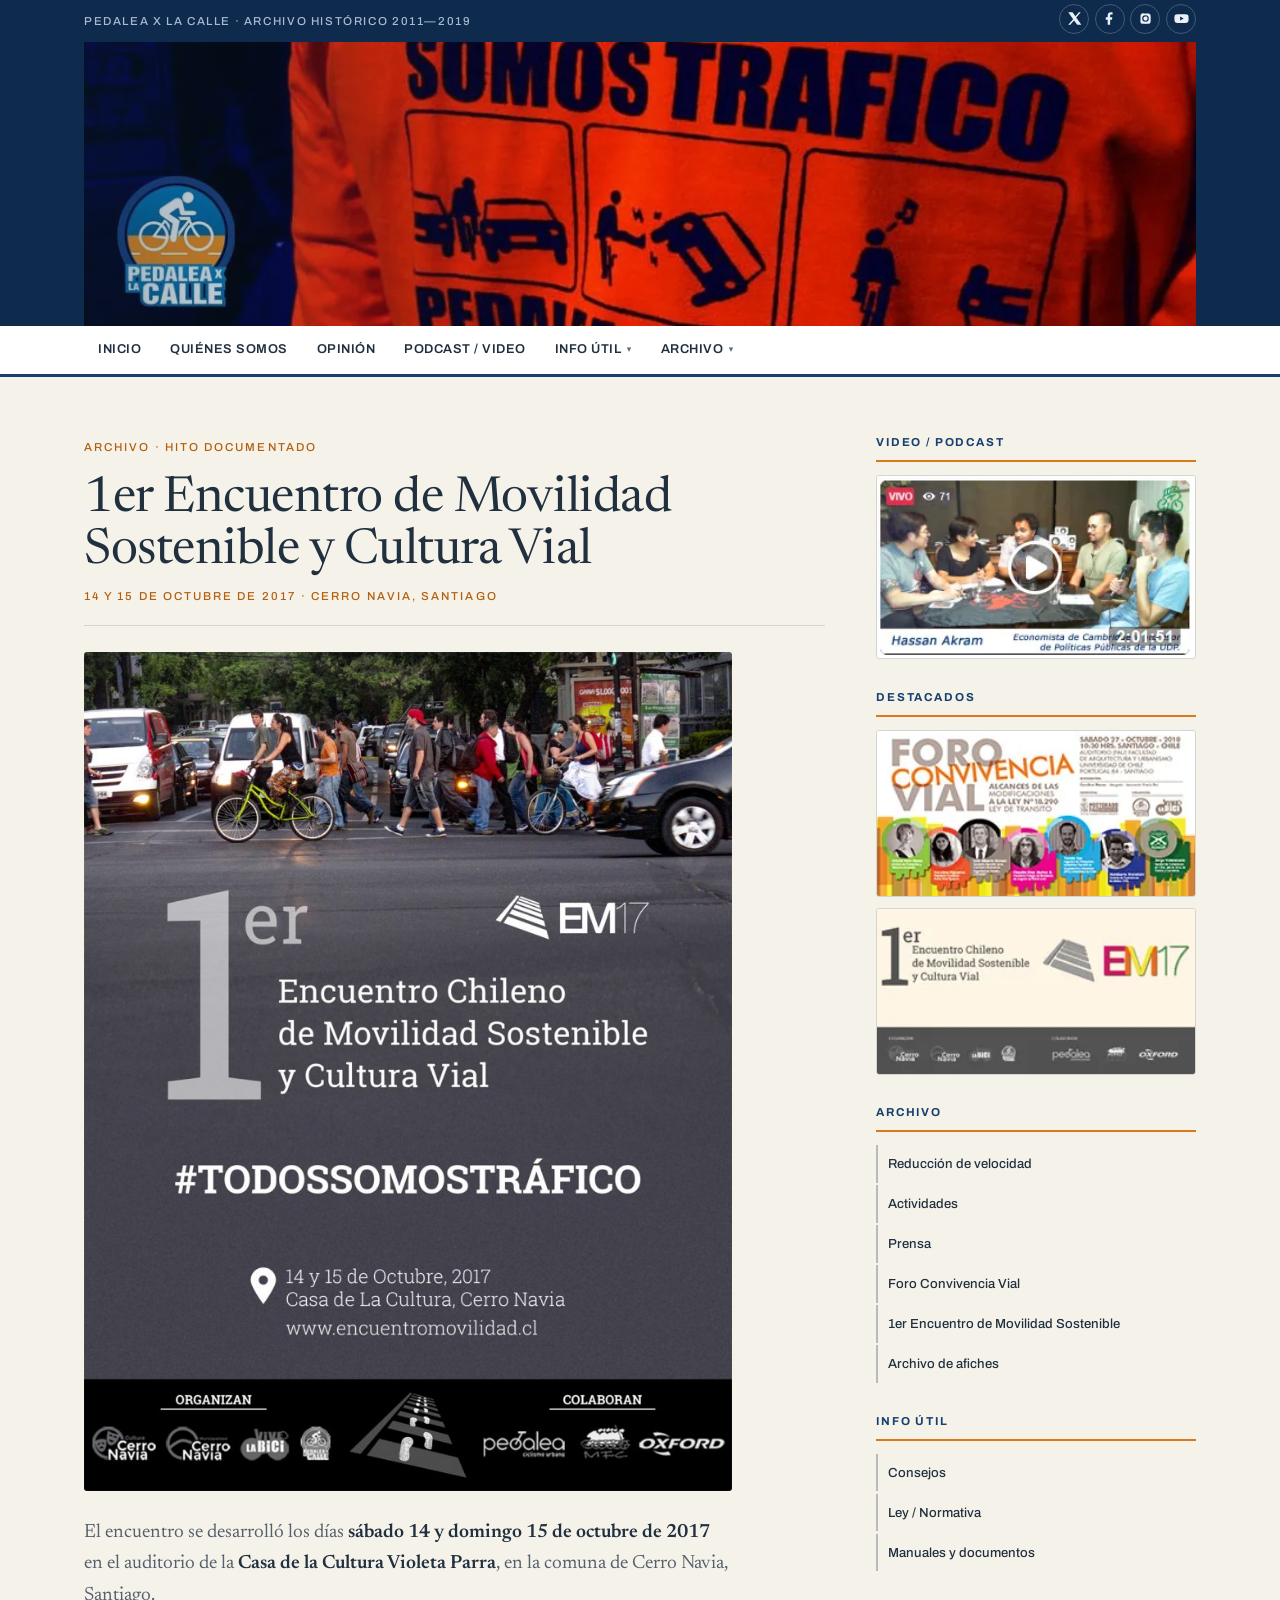
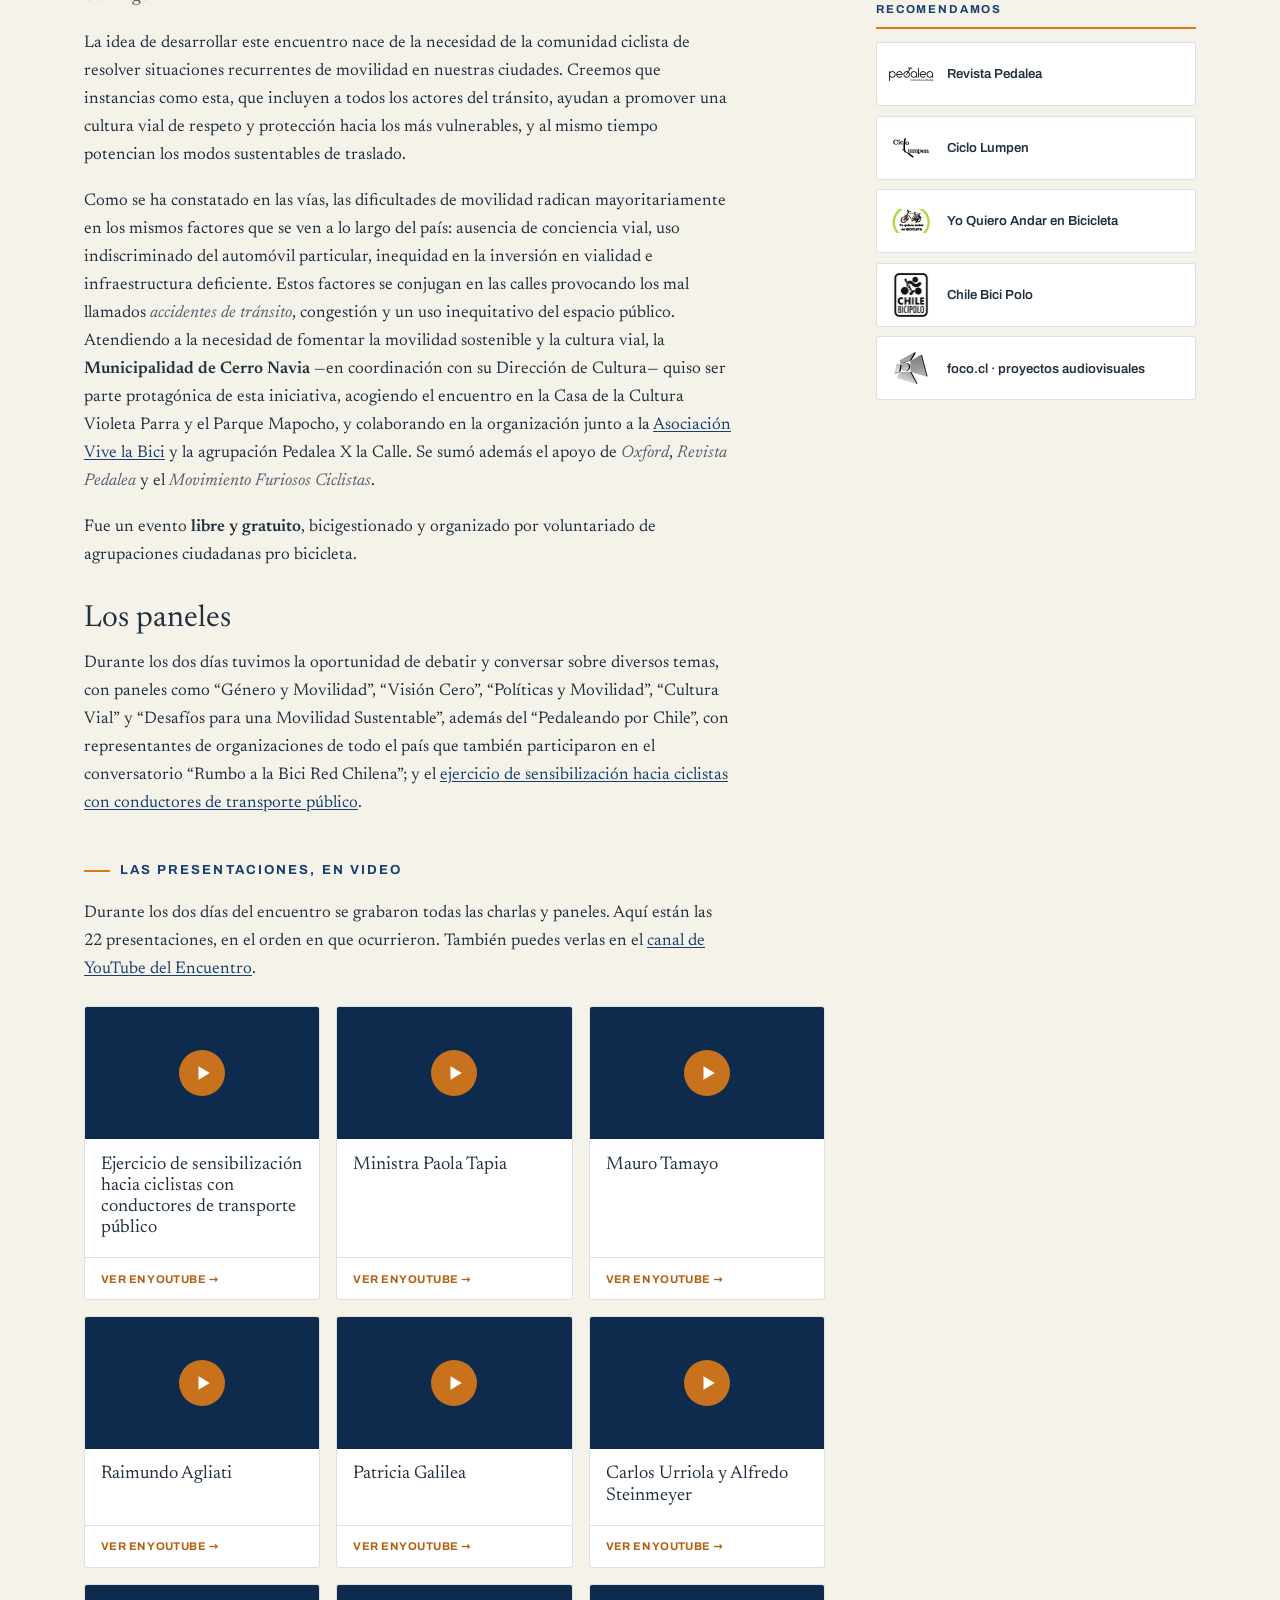
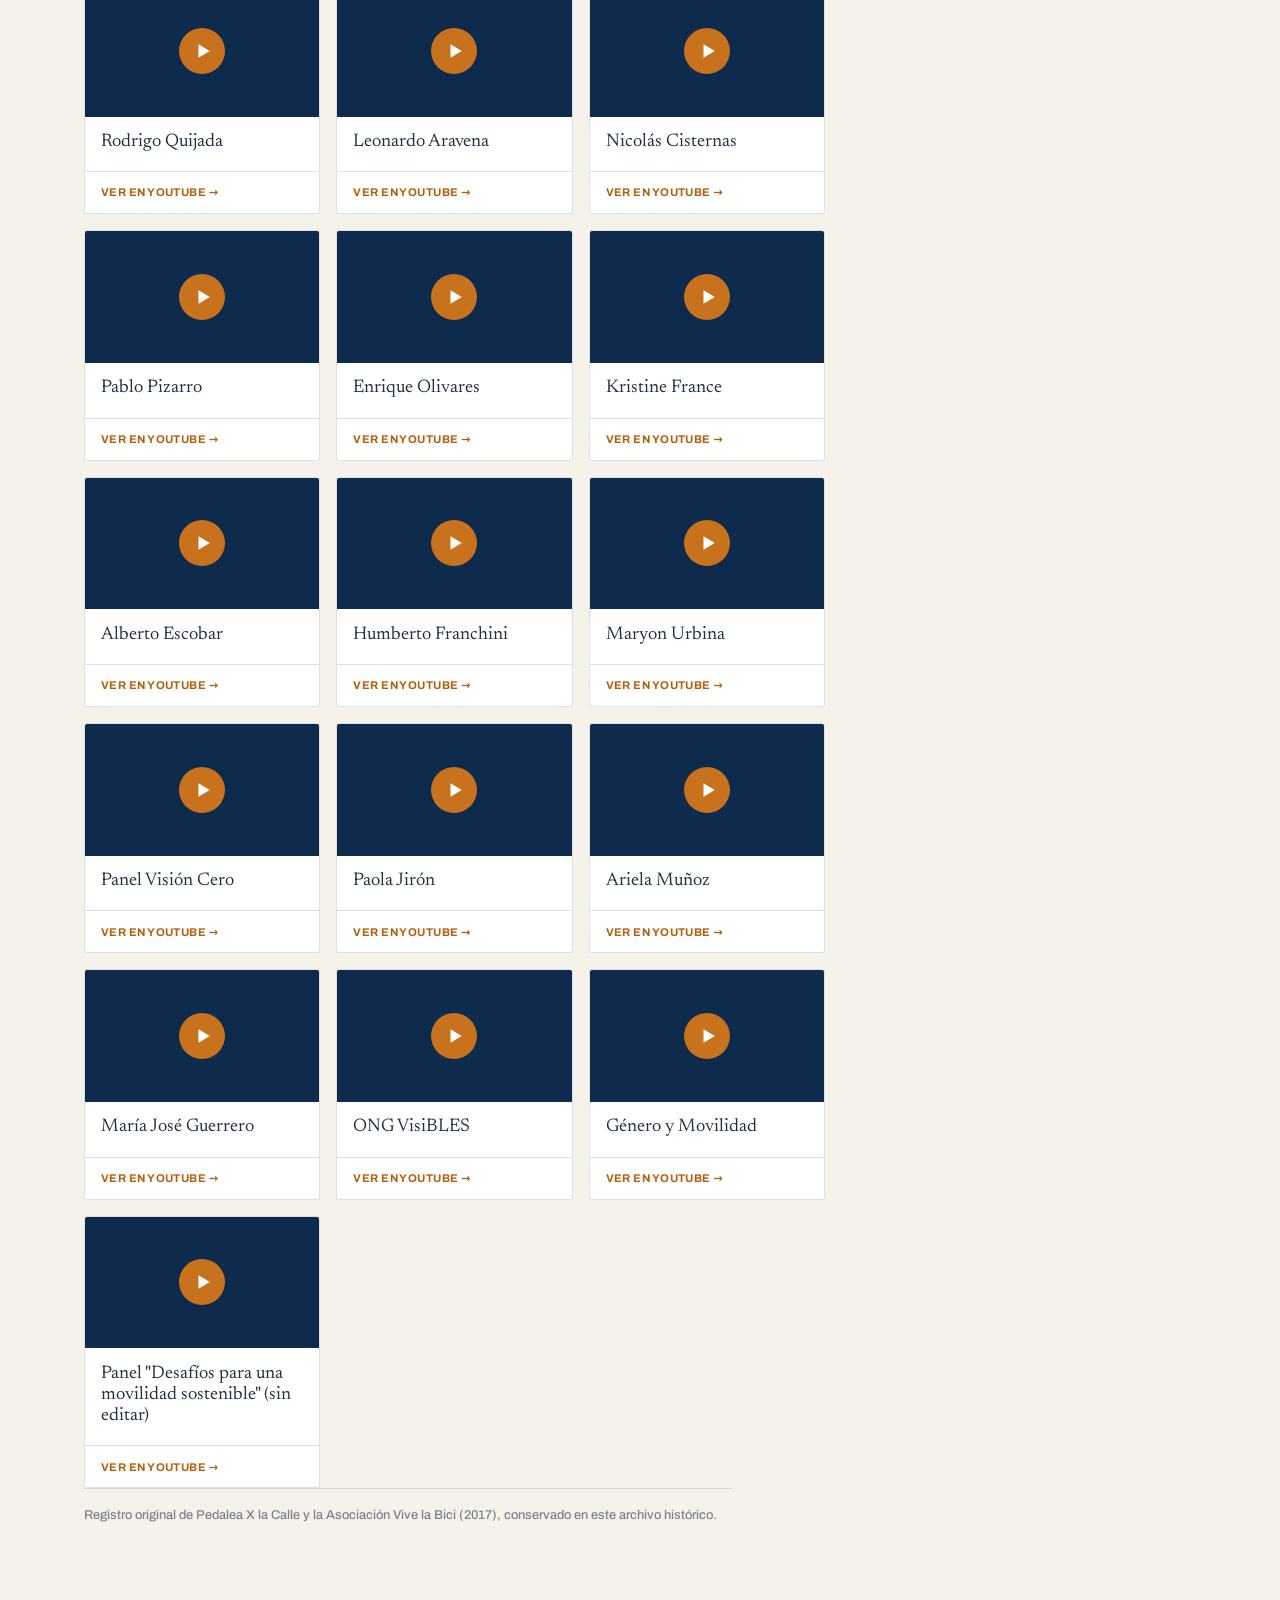
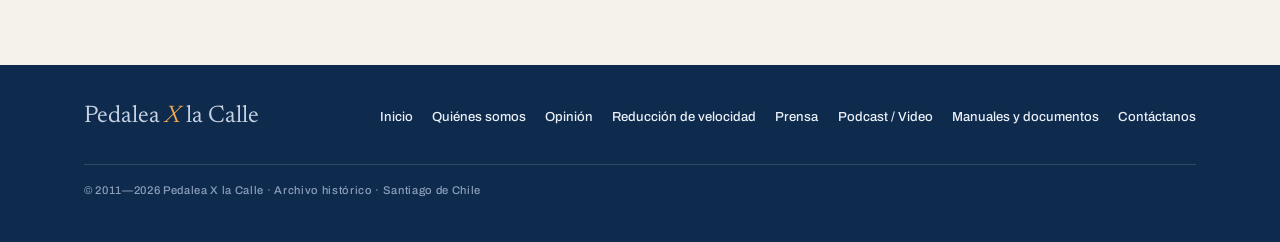
<file: encuentro-movilidad.html>
<!DOCTYPE html>
<html lang="es">
<head>
  <meta charset="UTF-8">
  <meta name="viewport" content="width=device-width, initial-scale=1.0">
  <title>1er Encuentro de Movilidad Sostenible y Cultura Vial · Pedalea X la Calle</title>
  <meta name="description" content="1er Encuentro de Movilidad Sostenible y Cultura Vial — archivo histórico de Pedalea X la Calle.">
  <!-- Los dos subconjuntos latinos que se usan de entrada. Sin este preload el
       navegador recien los descubre despues de bajar y leer estilo.css. -->
  <link rel="preload" href="fonts/newreader-4.woff2" as="font" type="font/woff2" crossorigin>
  <link rel="preload" href="fonts/archivo-3.woff2" as="font" type="font/woff2" crossorigin>
  <link rel="stylesheet" href="css/estilo.css">

  <!-- Cabecera aleatoria: se elige aqui y se precarga con prioridad alta, para
       que el navegador la pida una sola vez y lo antes posible (elemento LCP). -->
  <script>
    (function () {
      var n = 1 + Math.floor(Math.random() * 3);
      window.__cabecera = "img/cabecera-" + n + ".webp";
      var l = document.createElement("link");
      l.rel = "preload"; l.as = "image"; l.type = "image/webp";
      l.href = window.__cabecera;
      l.setAttribute("fetchpriority", "high");
      document.head.appendChild(l);
    })();
  </script>
</head>
<body>
  <a class="skip" href="#main">Saltar al contenido</a>

  <div class="topbar">
    <div class="wrap topbar__inner">
      <span class="topbar__tag">Pedalea X la Calle · Archivo Histórico 2011—2019</span>
      <ul class="social" aria-label="Redes sociales">
        <li><a href="https://twitter.com/Pedaleaxlacalle" aria-label="Twitter" target="_blank" rel="noopener"><svg viewBox="0 0 24 24" aria-hidden="true"><path d="M18.9 2H22l-7.3 8.3L23 22h-6.6l-5.2-6.8L5.3 22H2l7.8-8.9L2 2h6.8l4.7 6.2L18.9 2z"/></svg></a></li>
        <li><a href="https://facebook.com/PedaleaXlaCalle" aria-label="Facebook" target="_blank" rel="noopener"><svg viewBox="0 0 24 24" aria-hidden="true"><path d="M13 22v-8h3l.5-4H13V7.5c0-1.1.3-1.8 1.9-1.8H17V2.2c-.4 0-1.6-.1-3-.1-2.9 0-4.9 1.8-4.9 5v2.8H6v4h3.1v8H13z"/></svg></a></li>
        <li><a href="https://instagram.com/pedaleaxlacalle" aria-label="Instagram" target="_blank" rel="noopener"><svg viewBox="0 0 24 24" aria-hidden="true"><path d="M12 4c2.6 0 3 0 4 .06 1 .05 1.5.2 1.9.35.5.18.8.4 1.2.8.4.4.6.7.8 1.2.15.4.3.9.35 1.9.06 1 .06 1.4.06 4s0 3-.06 4c-.05 1-.2 1.5-.35 1.9-.18.5-.4.8-.8 1.2-.4.4-.7.6-1.2.8-.4.15-.9.3-1.9.35-1 .06-1.4.06-4 .06s-3 0-4-.06c-1-.05-1.5-.2-1.9-.35-.5-.18-.8-.4-1.2-.8-.4-.4-.6-.7-.8-1.2-.15-.4-.3-.9-.35-1.9C4 15 4 14.6 4 12s0-3 .06-4c.05-1 .2-1.5.35-1.9.18-.5.4-.8.8-1.2.4-.4.7-.6 1.2-.8.4-.15.9-.3 1.9-.35C9 4 9.4 4 12 4zm0 2.7A5.3 5.3 0 1 0 12 17.3 5.3 5.3 0 0 0 12 6.7zm0 1.9A3.4 3.4 0 1 1 12 15.4 3.4 3.4 0 0 1 12 8.6zm5.5-.9a1.25 1.25 0 1 1 0 2.5 1.25 1.25 0 0 1 0-2.5z"/></svg></a></li>
        <li><a href="https://www.youtube.com/@pedaleaxlacalle" aria-label="YouTube" target="_blank" rel="noopener"><svg viewBox="0 0 24 24" aria-hidden="true"><path d="M23 7.5a3 3 0 0 0-2.1-2.1C19 5 12 5 12 5s-7 0-8.9.4A3 3 0 0 0 1 7.5 31 31 0 0 0 .6 12 31 31 0 0 0 1 16.5a3 3 0 0 0 2.1 2.1C5 19 12 19 12 19s7 0 8.9-.4a3 3 0 0 0 2.1-2.1A31 31 0 0 0 23.4 12 31 31 0 0 0 23 7.5zM9.8 15.3V8.7l5.7 3.3-5.7 3.3z"/></svg></a></li>
      </ul>
    </div>
  </div>

  <header class="masthead">
    <div class="wrap">
      <a class="banner" href="index.html" aria-label="Pedalea X la Calle — inicio">
        <img id="banner" width="1144" height="292" fetchpriority="high"
             alt="Pedalea X la Calle — ciclistas ocupando la calle en Santiago">
        <noscript><img src="img/cabecera-1.webp" width="1144" height="292"
             alt="Ciclistas ocupando la calle en Santiago"></noscript>
      </a>
      <script>document.getElementById("banner").src = window.__cabecera;</script>
    </div>
  </header>

  <nav class="mainnav" aria-label="Menú principal">
    <div class="wrap mainnav__inner">
      <button class="nav-toggle" aria-expanded="false" aria-controls="menu">☰ Menú</button>
      <ul class="menu" id="menu">
        <li><a href="index.html">Inicio</a></li>
        <li><a href="quienes-somos.html">Quiénes somos</a></li>
        <li><a href="opinion.html">Opinión</a></li>
        <li><a href="podcast-video.html">Podcast / Video</a></li>
        <li class="has-sub">
          <button class="menu__btn" aria-expanded="false">Info útil</button>
          <ul class="submenu">
            <li class="submenu__label">Recursos</li>
            <li><a href="consejos.html">Consejos</a></li>
            <li><a href="normativa.html">Ley / Normativa</a></li>
            <li><a href="manuales.html">Manuales y documentos</a></li>
          </ul>
        </li>
        <li class="has-sub">
          <button class="menu__btn" aria-expanded="false">Archivo</button>
          <ul class="submenu">
            <li class="submenu__label">Campañas e hitos</li>
            <li><a href="reduccion-velocidad.html">Reducción de velocidad</a></li>
            <li><a href="actividades.html">Actividades</a></li>
            <li><a href="prensa.html">Prensa</a></li>
            <li><a href="foro-convivencia-vial.html">Foro Convivencia Vial</a></li>
            <li><a href="encuentro-movilidad.html">1er Encuentro de Movilidad Sostenible</a></li>
            <li><a href="archivo-afiches.html">Archivo de afiches</a></li>
          </ul>
        </li>
      </ul>
    </div>
  </nav>

  <div class="wrap layout">

    <main class="content" id="main">
      <div class="page-title">
        <span class="kicker">Archivo · Hito documentado</span>
        <h1>1er Encuentro de Movilidad Sostenible y Cultura Vial</h1>
        <span class="kicker" style="display:block;margin-top:.6rem">14 y 15 de octubre de 2017 · Cerro Navia, Santiago</span>
      </div>

      <article class="prose">
        <figure>
          <img src="img/contenido/encuentro-flyer.jpg" alt="Afiche del 1er Encuentro Chileno de Movilidad Sostenible y Cultura Vial">
        </figure>

        <p class="article-lead">El encuentro se desarrolló los días <strong>sábado 14 y domingo 15 de octubre de 2017</strong> en el auditorio de la <strong>Casa de la Cultura Violeta Parra</strong>, en la comuna de Cerro Navia, Santiago.</p>

        <p>La idea de desarrollar este encuentro nace de la necesidad de la comunidad ciclista de resolver situaciones recurrentes de movilidad en nuestras ciudades. Creemos que instancias como esta, que incluyen a todos los actores del tránsito, ayudan a promover una cultura vial de respeto y protección hacia los más vulnerables, y al mismo tiempo potencian los modos sustentables de traslado.</p>

        <p>Como se ha constatado en las vías, las dificultades de movilidad radican mayoritariamente en los mismos factores que se ven a lo largo del país: ausencia de conciencia vial, uso indiscriminado del automóvil particular, inequidad en la inversión en vialidad e infraestructura deficiente. Estos factores se conjugan en las calles provocando los mal llamados <em>accidentes de tránsito</em>, congestión y un uso inequitativo del espacio público. Atendiendo a la necesidad de fomentar la movilidad sostenible y la cultura vial, la <strong>Municipalidad de Cerro Navia</strong> —en coordinación con su Dirección de Cultura— quiso ser parte protagónica de esta iniciativa, acogiendo el encuentro en la Casa de la Cultura Violeta Parra y el Parque Mapocho, y colaborando en la organización junto a la <a href="http://vivelabici.cl/" target="_blank" rel="noopener">Asociación Vive la Bici</a> y la agrupación Pedalea X la Calle. Se sumó además el apoyo de <em>Oxford</em>, <em>Revista Pedalea</em> y el <em>Movimiento Furiosos Ciclistas</em>.</p>

        <p>Fue un evento <strong>libre y gratuito</strong>, bicigestionado y organizado por voluntariado de agrupaciones ciudadanas pro bicicleta.</p>

        <h2>Los paneles</h2>
        <p>Durante los dos días tuvimos la oportunidad de debatir y conversar sobre diversos temas, con paneles como “Género y Movilidad”, “Visión Cero”, “Políticas y Movilidad”, “Cultura Vial” y “Desafíos para una Movilidad Sustentable”, además del “Pedaleando por Chile”, con representantes de organizaciones de todo el país que también participaron en el conversatorio “Rumbo a la Bici Red Chilena”; y el <a href="https://pedaleaxlacalle.cl/1er-encuentro-chileno-de-movilidad-sostenible-y-cultura-vial/sensibilizacion-conductores/" target="_blank" rel="noopener">ejercicio de sensibilización hacia ciclistas con conductores de transporte público</a>.</p>

      </article>

      <section>
        <div class="block-head"><h2>Las presentaciones, en video</h2></div>
        <div class="prose" style="max-width:72ch;margin-bottom:1.4rem">
          <p>Durante los dos días del encuentro se grabaron todas las charlas y paneles. Aquí están las 22 presentaciones, en el orden en que ocurrieron. También puedes verlas en el <a href="https://www.youtube.com/@encuentromovilidad_cl" target="_blank" rel="noopener">canal de YouTube del Encuentro</a>.</p>
        </div>
        <div class="pxlc-grid">
          <a class="pxlc-card" href="https://youtu.be/jFLYrNJbDVs" target="_blank" rel="noopener">
            <div class="pxlc-card-thumb" style="background-image:url('https://img.youtube.com/vi/jFLYrNJbDVs/hqdefault.jpg');">
              <div class="pxlc-play-btn"><svg viewBox="0 0 16 16" fill="white" xmlns="http://www.w3.org/2000/svg"><polygon points="4,2 14,8 4,14"/></svg></div>
            </div>
            <div class="pxlc-card-body"><div class="pxlc-card-title">Ejercicio de sensibilización hacia ciclistas con conductores de transporte público</div></div>
            <div class="pxlc-card-footer"><span class="pxlc-ver-link">Ver en YouTube →</span></div>
          </a>
          <a class="pxlc-card" href="https://youtu.be/LDJNcXgO6Yg" target="_blank" rel="noopener">
            <div class="pxlc-card-thumb" style="background-image:url('https://img.youtube.com/vi/LDJNcXgO6Yg/hqdefault.jpg');">
              <div class="pxlc-play-btn"><svg viewBox="0 0 16 16" fill="white" xmlns="http://www.w3.org/2000/svg"><polygon points="4,2 14,8 4,14"/></svg></div>
            </div>
            <div class="pxlc-card-body"><div class="pxlc-card-title">Ministra Paola Tapia</div></div>
            <div class="pxlc-card-footer"><span class="pxlc-ver-link">Ver en YouTube →</span></div>
          </a>
          <a class="pxlc-card" href="https://youtu.be/ebEKihIfh9k" target="_blank" rel="noopener">
            <div class="pxlc-card-thumb" style="background-image:url('https://img.youtube.com/vi/ebEKihIfh9k/hqdefault.jpg');">
              <div class="pxlc-play-btn"><svg viewBox="0 0 16 16" fill="white" xmlns="http://www.w3.org/2000/svg"><polygon points="4,2 14,8 4,14"/></svg></div>
            </div>
            <div class="pxlc-card-body"><div class="pxlc-card-title">Mauro Tamayo</div></div>
            <div class="pxlc-card-footer"><span class="pxlc-ver-link">Ver en YouTube →</span></div>
          </a>
          <a class="pxlc-card" href="https://youtu.be/KufwEeeQqys" target="_blank" rel="noopener">
            <div class="pxlc-card-thumb" style="background-image:url('https://img.youtube.com/vi/KufwEeeQqys/hqdefault.jpg');">
              <div class="pxlc-play-btn"><svg viewBox="0 0 16 16" fill="white" xmlns="http://www.w3.org/2000/svg"><polygon points="4,2 14,8 4,14"/></svg></div>
            </div>
            <div class="pxlc-card-body"><div class="pxlc-card-title">Raimundo Agliati</div></div>
            <div class="pxlc-card-footer"><span class="pxlc-ver-link">Ver en YouTube →</span></div>
          </a>
          <a class="pxlc-card" href="https://youtu.be/gtSy2UTvUJg" target="_blank" rel="noopener">
            <div class="pxlc-card-thumb" style="background-image:url('https://img.youtube.com/vi/gtSy2UTvUJg/hqdefault.jpg');">
              <div class="pxlc-play-btn"><svg viewBox="0 0 16 16" fill="white" xmlns="http://www.w3.org/2000/svg"><polygon points="4,2 14,8 4,14"/></svg></div>
            </div>
            <div class="pxlc-card-body"><div class="pxlc-card-title">Patricia Galilea</div></div>
            <div class="pxlc-card-footer"><span class="pxlc-ver-link">Ver en YouTube →</span></div>
          </a>
          <a class="pxlc-card" href="https://youtu.be/jhGEndK96gA" target="_blank" rel="noopener">
            <div class="pxlc-card-thumb" style="background-image:url('https://img.youtube.com/vi/jhGEndK96gA/hqdefault.jpg');">
              <div class="pxlc-play-btn"><svg viewBox="0 0 16 16" fill="white" xmlns="http://www.w3.org/2000/svg"><polygon points="4,2 14,8 4,14"/></svg></div>
            </div>
            <div class="pxlc-card-body"><div class="pxlc-card-title">Carlos Urriola y Alfredo Steinmeyer</div></div>
            <div class="pxlc-card-footer"><span class="pxlc-ver-link">Ver en YouTube →</span></div>
          </a>
          <a class="pxlc-card" href="https://youtu.be/o4rTUfKBJSU" target="_blank" rel="noopener">
            <div class="pxlc-card-thumb" style="background-image:url('https://img.youtube.com/vi/o4rTUfKBJSU/hqdefault.jpg');">
              <div class="pxlc-play-btn"><svg viewBox="0 0 16 16" fill="white" xmlns="http://www.w3.org/2000/svg"><polygon points="4,2 14,8 4,14"/></svg></div>
            </div>
            <div class="pxlc-card-body"><div class="pxlc-card-title">Rodrigo Quijada</div></div>
            <div class="pxlc-card-footer"><span class="pxlc-ver-link">Ver en YouTube →</span></div>
          </a>
          <a class="pxlc-card" href="https://youtu.be/l0MTLam9meQ" target="_blank" rel="noopener">
            <div class="pxlc-card-thumb" style="background-image:url('https://img.youtube.com/vi/l0MTLam9meQ/hqdefault.jpg');">
              <div class="pxlc-play-btn"><svg viewBox="0 0 16 16" fill="white" xmlns="http://www.w3.org/2000/svg"><polygon points="4,2 14,8 4,14"/></svg></div>
            </div>
            <div class="pxlc-card-body"><div class="pxlc-card-title">Leonardo Aravena</div></div>
            <div class="pxlc-card-footer"><span class="pxlc-ver-link">Ver en YouTube →</span></div>
          </a>
          <a class="pxlc-card" href="https://youtu.be/VIr7nkwRSyU" target="_blank" rel="noopener">
            <div class="pxlc-card-thumb" style="background-image:url('https://img.youtube.com/vi/VIr7nkwRSyU/hqdefault.jpg');">
              <div class="pxlc-play-btn"><svg viewBox="0 0 16 16" fill="white" xmlns="http://www.w3.org/2000/svg"><polygon points="4,2 14,8 4,14"/></svg></div>
            </div>
            <div class="pxlc-card-body"><div class="pxlc-card-title">Nicolás Cisternas</div></div>
            <div class="pxlc-card-footer"><span class="pxlc-ver-link">Ver en YouTube →</span></div>
          </a>
          <a class="pxlc-card" href="https://youtu.be/31LorPx4hCc" target="_blank" rel="noopener">
            <div class="pxlc-card-thumb" style="background-image:url('https://img.youtube.com/vi/31LorPx4hCc/hqdefault.jpg');">
              <div class="pxlc-play-btn"><svg viewBox="0 0 16 16" fill="white" xmlns="http://www.w3.org/2000/svg"><polygon points="4,2 14,8 4,14"/></svg></div>
            </div>
            <div class="pxlc-card-body"><div class="pxlc-card-title">Pablo Pizarro</div></div>
            <div class="pxlc-card-footer"><span class="pxlc-ver-link">Ver en YouTube →</span></div>
          </a>
          <a class="pxlc-card" href="https://youtu.be/IXdRcKxT7Xc" target="_blank" rel="noopener">
            <div class="pxlc-card-thumb" style="background-image:url('https://img.youtube.com/vi/IXdRcKxT7Xc/hqdefault.jpg');">
              <div class="pxlc-play-btn"><svg viewBox="0 0 16 16" fill="white" xmlns="http://www.w3.org/2000/svg"><polygon points="4,2 14,8 4,14"/></svg></div>
            </div>
            <div class="pxlc-card-body"><div class="pxlc-card-title">Enrique Olivares</div></div>
            <div class="pxlc-card-footer"><span class="pxlc-ver-link">Ver en YouTube →</span></div>
          </a>
          <a class="pxlc-card" href="https://youtu.be/ahPAMZTkbII" target="_blank" rel="noopener">
            <div class="pxlc-card-thumb" style="background-image:url('https://img.youtube.com/vi/ahPAMZTkbII/hqdefault.jpg');">
              <div class="pxlc-play-btn"><svg viewBox="0 0 16 16" fill="white" xmlns="http://www.w3.org/2000/svg"><polygon points="4,2 14,8 4,14"/></svg></div>
            </div>
            <div class="pxlc-card-body"><div class="pxlc-card-title">Kristine France</div></div>
            <div class="pxlc-card-footer"><span class="pxlc-ver-link">Ver en YouTube →</span></div>
          </a>
          <a class="pxlc-card" href="https://youtu.be/rbG3cezZT2Q" target="_blank" rel="noopener">
            <div class="pxlc-card-thumb" style="background-image:url('https://img.youtube.com/vi/rbG3cezZT2Q/hqdefault.jpg');">
              <div class="pxlc-play-btn"><svg viewBox="0 0 16 16" fill="white" xmlns="http://www.w3.org/2000/svg"><polygon points="4,2 14,8 4,14"/></svg></div>
            </div>
            <div class="pxlc-card-body"><div class="pxlc-card-title">Alberto Escobar</div></div>
            <div class="pxlc-card-footer"><span class="pxlc-ver-link">Ver en YouTube →</span></div>
          </a>
          <a class="pxlc-card" href="https://youtu.be/cZI1WnTwBsE" target="_blank" rel="noopener">
            <div class="pxlc-card-thumb" style="background-image:url('https://img.youtube.com/vi/cZI1WnTwBsE/hqdefault.jpg');">
              <div class="pxlc-play-btn"><svg viewBox="0 0 16 16" fill="white" xmlns="http://www.w3.org/2000/svg"><polygon points="4,2 14,8 4,14"/></svg></div>
            </div>
            <div class="pxlc-card-body"><div class="pxlc-card-title">Humberto Franchini</div></div>
            <div class="pxlc-card-footer"><span class="pxlc-ver-link">Ver en YouTube →</span></div>
          </a>
          <a class="pxlc-card" href="https://youtu.be/GuN9jCXTcRU" target="_blank" rel="noopener">
            <div class="pxlc-card-thumb" style="background-image:url('https://img.youtube.com/vi/GuN9jCXTcRU/hqdefault.jpg');">
              <div class="pxlc-play-btn"><svg viewBox="0 0 16 16" fill="white" xmlns="http://www.w3.org/2000/svg"><polygon points="4,2 14,8 4,14"/></svg></div>
            </div>
            <div class="pxlc-card-body"><div class="pxlc-card-title">Maryon Urbina</div></div>
            <div class="pxlc-card-footer"><span class="pxlc-ver-link">Ver en YouTube →</span></div>
          </a>
          <a class="pxlc-card" href="https://youtu.be/CYdcFs__RKs" target="_blank" rel="noopener">
            <div class="pxlc-card-thumb" style="background-image:url('https://img.youtube.com/vi/CYdcFs__RKs/hqdefault.jpg');">
              <div class="pxlc-play-btn"><svg viewBox="0 0 16 16" fill="white" xmlns="http://www.w3.org/2000/svg"><polygon points="4,2 14,8 4,14"/></svg></div>
            </div>
            <div class="pxlc-card-body"><div class="pxlc-card-title">Panel Visión Cero</div></div>
            <div class="pxlc-card-footer"><span class="pxlc-ver-link">Ver en YouTube →</span></div>
          </a>
          <a class="pxlc-card" href="https://youtu.be/k8OIC3DSK4w" target="_blank" rel="noopener">
            <div class="pxlc-card-thumb" style="background-image:url('https://img.youtube.com/vi/k8OIC3DSK4w/hqdefault.jpg');">
              <div class="pxlc-play-btn"><svg viewBox="0 0 16 16" fill="white" xmlns="http://www.w3.org/2000/svg"><polygon points="4,2 14,8 4,14"/></svg></div>
            </div>
            <div class="pxlc-card-body"><div class="pxlc-card-title">Paola Jirón</div></div>
            <div class="pxlc-card-footer"><span class="pxlc-ver-link">Ver en YouTube →</span></div>
          </a>
          <a class="pxlc-card" href="https://youtu.be/2jascoV_Owk" target="_blank" rel="noopener">
            <div class="pxlc-card-thumb" style="background-image:url('https://img.youtube.com/vi/2jascoV_Owk/hqdefault.jpg');">
              <div class="pxlc-play-btn"><svg viewBox="0 0 16 16" fill="white" xmlns="http://www.w3.org/2000/svg"><polygon points="4,2 14,8 4,14"/></svg></div>
            </div>
            <div class="pxlc-card-body"><div class="pxlc-card-title">Ariela Muñoz</div></div>
            <div class="pxlc-card-footer"><span class="pxlc-ver-link">Ver en YouTube →</span></div>
          </a>
          <a class="pxlc-card" href="https://youtu.be/8hO7lEsY4IA" target="_blank" rel="noopener">
            <div class="pxlc-card-thumb" style="background-image:url('https://img.youtube.com/vi/8hO7lEsY4IA/hqdefault.jpg');">
              <div class="pxlc-play-btn"><svg viewBox="0 0 16 16" fill="white" xmlns="http://www.w3.org/2000/svg"><polygon points="4,2 14,8 4,14"/></svg></div>
            </div>
            <div class="pxlc-card-body"><div class="pxlc-card-title">María José Guerrero</div></div>
            <div class="pxlc-card-footer"><span class="pxlc-ver-link">Ver en YouTube →</span></div>
          </a>
          <a class="pxlc-card" href="https://youtu.be/x5hbmdH5-9M" target="_blank" rel="noopener">
            <div class="pxlc-card-thumb" style="background-image:url('https://img.youtube.com/vi/x5hbmdH5-9M/hqdefault.jpg');">
              <div class="pxlc-play-btn"><svg viewBox="0 0 16 16" fill="white" xmlns="http://www.w3.org/2000/svg"><polygon points="4,2 14,8 4,14"/></svg></div>
            </div>
            <div class="pxlc-card-body"><div class="pxlc-card-title">ONG VisiBLES</div></div>
            <div class="pxlc-card-footer"><span class="pxlc-ver-link">Ver en YouTube →</span></div>
          </a>
          <a class="pxlc-card" href="https://youtu.be/UgnplsX1sFo" target="_blank" rel="noopener">
            <div class="pxlc-card-thumb" style="background-image:url('https://img.youtube.com/vi/UgnplsX1sFo/hqdefault.jpg');">
              <div class="pxlc-play-btn"><svg viewBox="0 0 16 16" fill="white" xmlns="http://www.w3.org/2000/svg"><polygon points="4,2 14,8 4,14"/></svg></div>
            </div>
            <div class="pxlc-card-body"><div class="pxlc-card-title">Género y Movilidad</div></div>
            <div class="pxlc-card-footer"><span class="pxlc-ver-link">Ver en YouTube →</span></div>
          </a>
          <a class="pxlc-card" href="https://youtu.be/YCkQ_ie7oLU" target="_blank" rel="noopener">
            <div class="pxlc-card-thumb" style="background-image:url('https://img.youtube.com/vi/YCkQ_ie7oLU/hqdefault.jpg');">
              <div class="pxlc-play-btn"><svg viewBox="0 0 16 16" fill="white" xmlns="http://www.w3.org/2000/svg"><polygon points="4,2 14,8 4,14"/></svg></div>
            </div>
            <div class="pxlc-card-body"><div class="pxlc-card-title">Panel "Desafíos para una movilidad sostenible" (sin editar)</div></div>
            <div class="pxlc-card-footer"><span class="pxlc-ver-link">Ver en YouTube →</span></div>
          </a>
        </div>
      </section>

      <article class="prose">

        <p class="src-note">Registro original de Pedalea X la Calle y la Asociación Vive la Bici (2017), conservado en este archivo histórico.</p>
      </article>
    </main>

    <aside class="sidebar" aria-label="Contenido complementario">
      <div class="widget">
        <h2 class="widget__title">Video / Podcast</h2>
        <a class="w-banner" href="podcast-video.html">
          <img src="img/banner-podcast.webp" width="284" height="163" decoding="async" alt="Conversaciones en video de Pedalea X la Calle">
        </a>
      </div>
      <div class="widget">
        <h2 class="widget__title">Destacados</h2>
        <div class="w-banners">
          <a class="w-banner" href="foro-convivencia-vial.html">
            <img src="img/banner-foro.webp" width="270" height="140" loading="lazy" decoding="async" alt="Foro Convivencia Vial 2018">
          </a>
          <a class="w-banner" href="encuentro-movilidad.html">
            <img src="img/banner-encuentro.webp" width="270" height="140" loading="lazy" decoding="async" alt="1er Encuentro de Movilidad Sostenible y Cultura Vial">
          </a>
        </div>
      </div>
      <div class="widget">
        <h2 class="widget__title">Archivo</h2>
        <ul class="w-nav">
          <li><a href="reduccion-velocidad.html">Reducción de velocidad</a></li>
          <li><a href="actividades.html">Actividades</a></li>
          <li><a href="prensa.html">Prensa</a></li>
          <li><a href="foro-convivencia-vial.html">Foro Convivencia Vial</a></li>
          <li><a href="encuentro-movilidad.html">1er Encuentro de Movilidad Sostenible</a></li>
          <li><a href="archivo-afiches.html">Archivo de afiches</a></li>
        </ul>
      </div>
      <div class="widget">
        <h2 class="widget__title">Info útil</h2>
        <ul class="w-nav">
          <li><a href="consejos.html">Consejos</a></li>
          <li><a href="normativa.html">Ley / Normativa</a></li>
          <li><a href="manuales.html">Manuales y documentos</a></li>
        </ul>
      </div>
      <div class="widget">
        <h2 class="widget__title">Recomendamos</h2>
        <ul class="w-allies">
          <li><a href="https://revistapedalea.com" target="_blank" rel="noopener"><img src="img/aliado-revistapedalea.webp" width="46" height="46" loading="lazy" decoding="async" alt="Revista Pedalea"><span>Revista Pedalea</span></a></li>
          <li><a href="http://ciclolumpen.cl" target="_blank" rel="noopener"><img src="img/aliado-ciclolumpen.webp" width="46" height="46" loading="lazy" decoding="async" alt="Ciclo Lumpen"><span>Ciclo Lumpen</span></a></li>
          <li><a href="https://www.facebook.com/Yo-quiero-andar-en-Bicicleta-140569169340311/" target="_blank" rel="noopener"><img src="img/aliado-yoquiero.webp" width="46" height="46" loading="lazy" decoding="async" alt="Yo Quiero Andar en Bicicleta"><span>Yo Quiero Andar en Bicicleta</span></a></li>
          <li><a href="https://bikepolo.cl/" target="_blank" rel="noopener"><img src="img/chilebicipolo.webp" width="46" height="46" loading="lazy" decoding="async" alt="Chile Bici Polo"><span>Chile Bici Polo</span></a></li>
          <li><a href="https://foco.cl" target="_blank" rel="noopener"><img src="img/logo-foco.webp" width="46" height="46" loading="lazy" decoding="async" alt="foco.cl"><span>foco.cl · proyectos audiovisuales</span></a></li>
        </ul>
      </div>
    </aside>

  </div>

  <footer class="site-foot">
    <div class="wrap site-foot__inner">
      <span class="site-foot__brand">Pedalea <em>X</em> la Calle</span>
      <nav class="site-foot__links" aria-label="Pie">
        <a href="index.html">Inicio</a>
        <a href="quienes-somos.html">Quiénes somos</a>
        <a href="opinion.html">Opinión</a>
        <a href="reduccion-velocidad.html">Reducción de velocidad</a>
        <a href="prensa.html">Prensa</a>
        <a href="podcast-video.html">Podcast / Video</a>
        <a href="manuales.html">Manuales y documentos</a>
        <a href="quienes-somos.html#contacto">Contáctanos</a>
      </nav>
      <p class="site-foot__meta">© 2011—2026 Pedalea X la Calle · Archivo histórico · Santiago de Chile</p>
    </div>
  </footer>

  <script src="js/script.js"></script>
</body>
</html>
</file>
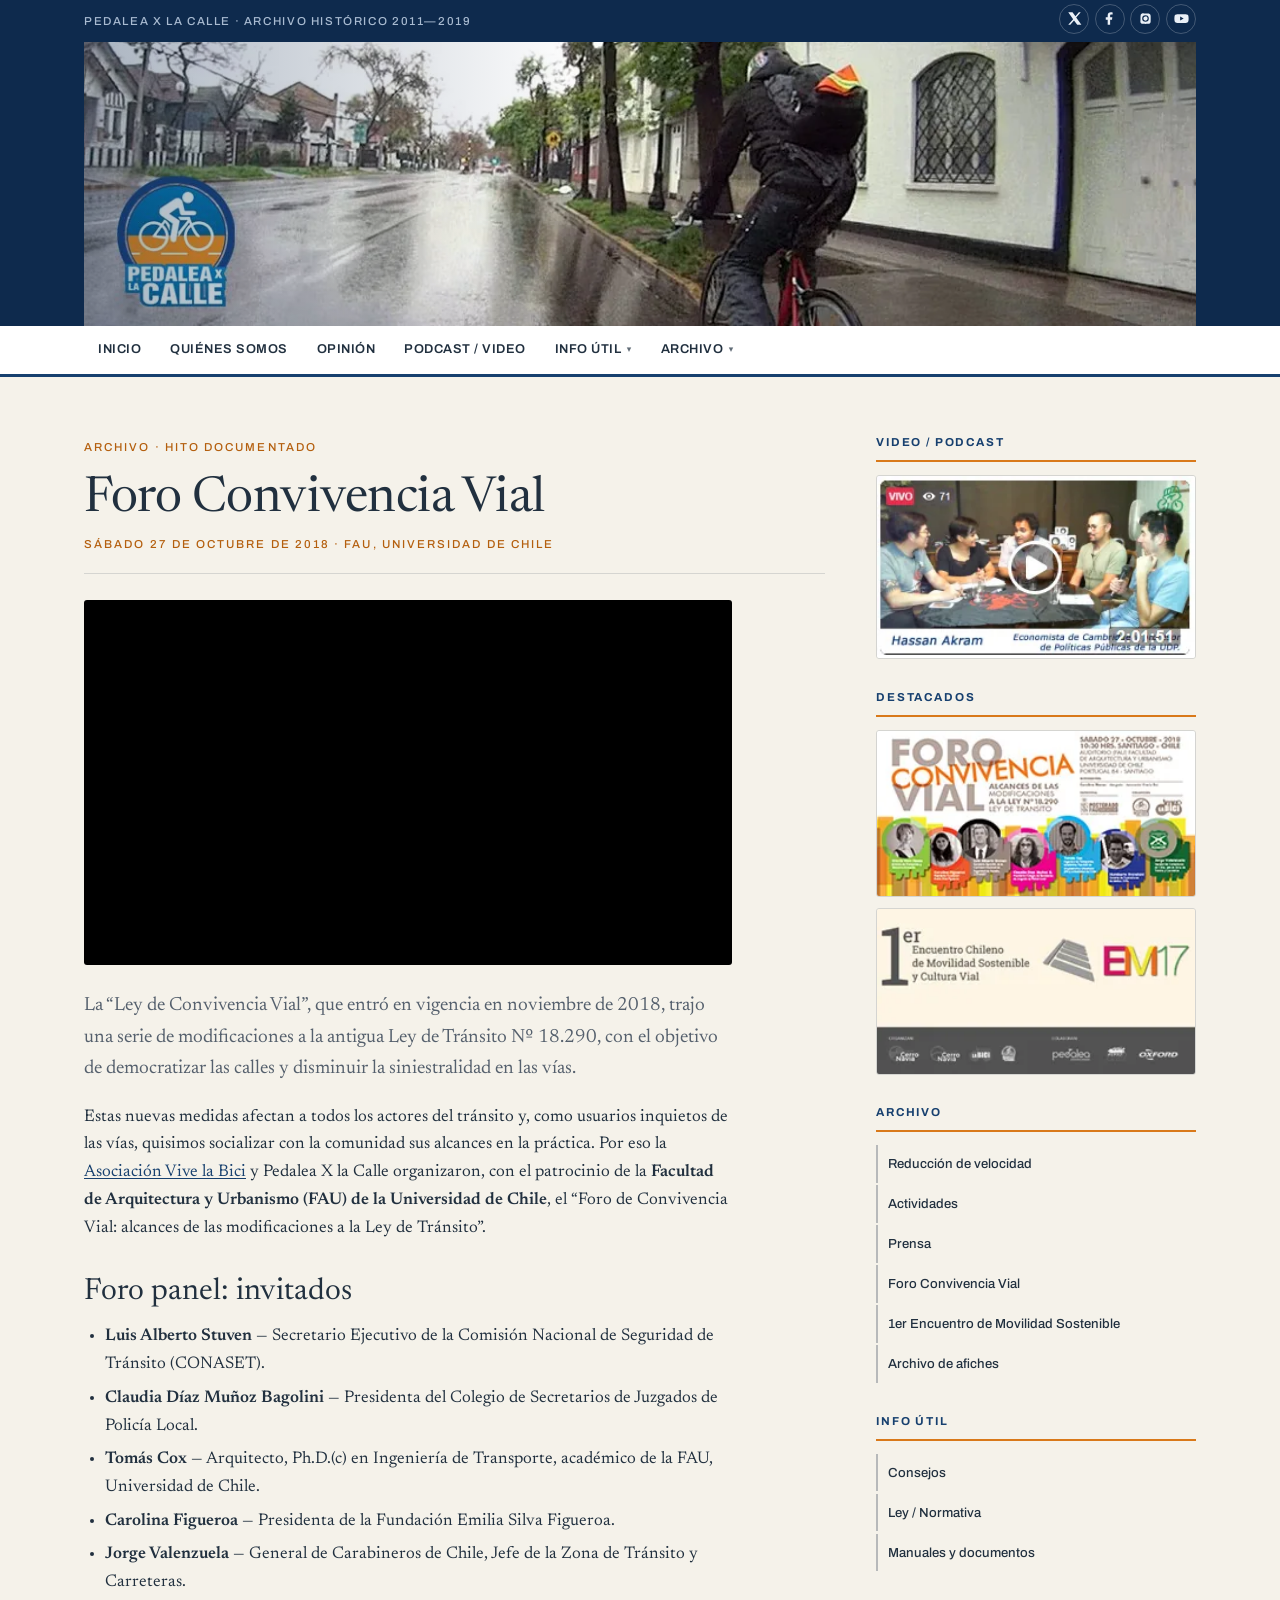
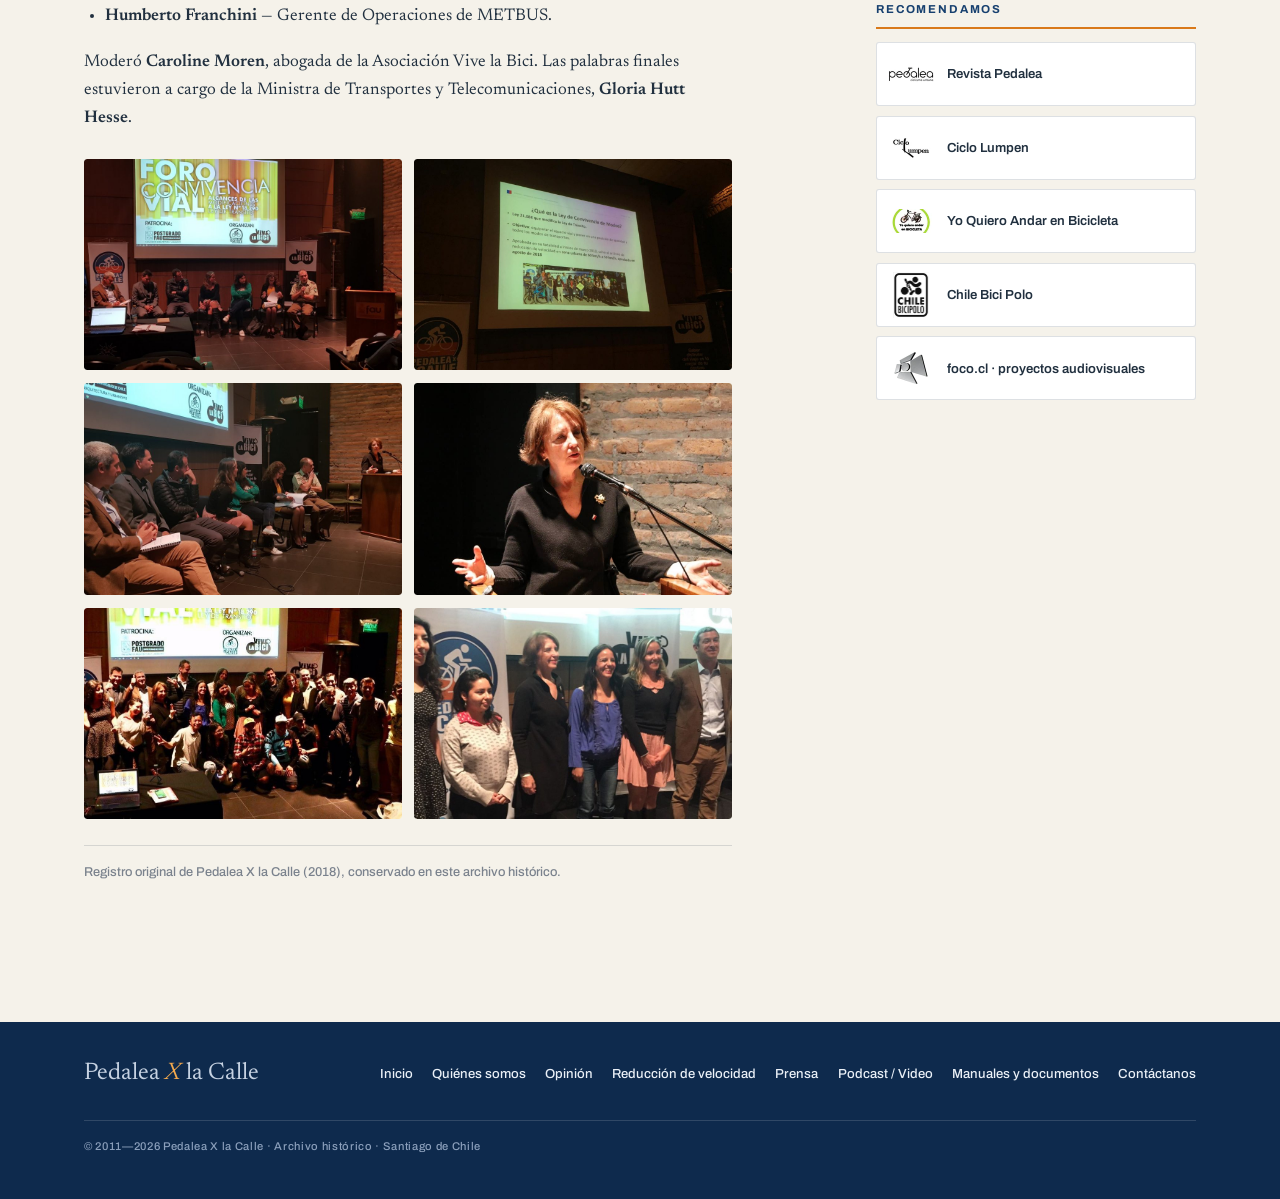
<file: foro-convivencia-vial.html>
<!DOCTYPE html>
<html lang="es">
<head>
  <meta charset="UTF-8">
  <meta name="viewport" content="width=device-width, initial-scale=1.0">
  <title>Foro Convivencia Vial · Pedalea X la Calle</title>
  <meta name="description" content="Foro Convivencia Vial — archivo histórico de Pedalea X la Calle.">
  <!-- Los dos subconjuntos latinos que se usan de entrada. Sin este preload el
       navegador recien los descubre despues de bajar y leer estilo.css. -->
  <link rel="preload" href="fonts/newreader-4.woff2" as="font" type="font/woff2" crossorigin>
  <link rel="preload" href="fonts/archivo-3.woff2" as="font" type="font/woff2" crossorigin>
  <link rel="stylesheet" href="css/estilo.css">

  <!-- Cabecera aleatoria: se elige aqui y se precarga con prioridad alta, para
       que el navegador la pida una sola vez y lo antes posible (elemento LCP). -->
  <script>
    (function () {
      var n = 1 + Math.floor(Math.random() * 3);
      window.__cabecera = "img/cabecera-" + n + ".webp";
      var l = document.createElement("link");
      l.rel = "preload"; l.as = "image"; l.type = "image/webp";
      l.href = window.__cabecera;
      l.setAttribute("fetchpriority", "high");
      document.head.appendChild(l);
    })();
  </script>
</head>
<body>
  <a class="skip" href="#main">Saltar al contenido</a>

  <div class="topbar">
    <div class="wrap topbar__inner">
      <span class="topbar__tag">Pedalea X la Calle · Archivo Histórico 2011—2019</span>
      <ul class="social" aria-label="Redes sociales">
        <li><a href="https://twitter.com/Pedaleaxlacalle" aria-label="Twitter" target="_blank" rel="noopener"><svg viewBox="0 0 24 24" aria-hidden="true"><path d="M18.9 2H22l-7.3 8.3L23 22h-6.6l-5.2-6.8L5.3 22H2l7.8-8.9L2 2h6.8l4.7 6.2L18.9 2z"/></svg></a></li>
        <li><a href="https://facebook.com/PedaleaXlaCalle" aria-label="Facebook" target="_blank" rel="noopener"><svg viewBox="0 0 24 24" aria-hidden="true"><path d="M13 22v-8h3l.5-4H13V7.5c0-1.1.3-1.8 1.9-1.8H17V2.2c-.4 0-1.6-.1-3-.1-2.9 0-4.9 1.8-4.9 5v2.8H6v4h3.1v8H13z"/></svg></a></li>
        <li><a href="https://instagram.com/pedaleaxlacalle" aria-label="Instagram" target="_blank" rel="noopener"><svg viewBox="0 0 24 24" aria-hidden="true"><path d="M12 4c2.6 0 3 0 4 .06 1 .05 1.5.2 1.9.35.5.18.8.4 1.2.8.4.4.6.7.8 1.2.15.4.3.9.35 1.9.06 1 .06 1.4.06 4s0 3-.06 4c-.05 1-.2 1.5-.35 1.9-.18.5-.4.8-.8 1.2-.4.4-.7.6-1.2.8-.4.15-.9.3-1.9.35-1 .06-1.4.06-4 .06s-3 0-4-.06c-1-.05-1.5-.2-1.9-.35-.5-.18-.8-.4-1.2-.8-.4-.4-.6-.7-.8-1.2-.15-.4-.3-.9-.35-1.9C4 15 4 14.6 4 12s0-3 .06-4c.05-1 .2-1.5.35-1.9.18-.5.4-.8.8-1.2.4-.4.7-.6 1.2-.8.4-.15.9-.3 1.9-.35C9 4 9.4 4 12 4zm0 2.7A5.3 5.3 0 1 0 12 17.3 5.3 5.3 0 0 0 12 6.7zm0 1.9A3.4 3.4 0 1 1 12 15.4 3.4 3.4 0 0 1 12 8.6zm5.5-.9a1.25 1.25 0 1 1 0 2.5 1.25 1.25 0 0 1 0-2.5z"/></svg></a></li>
        <li><a href="https://www.youtube.com/@pedaleaxlacalle" aria-label="YouTube" target="_blank" rel="noopener"><svg viewBox="0 0 24 24" aria-hidden="true"><path d="M23 7.5a3 3 0 0 0-2.1-2.1C19 5 12 5 12 5s-7 0-8.9.4A3 3 0 0 0 1 7.5 31 31 0 0 0 .6 12 31 31 0 0 0 1 16.5a3 3 0 0 0 2.1 2.1C5 19 12 19 12 19s7 0 8.9-.4a3 3 0 0 0 2.1-2.1A31 31 0 0 0 23.4 12 31 31 0 0 0 23 7.5zM9.8 15.3V8.7l5.7 3.3-5.7 3.3z"/></svg></a></li>
      </ul>
    </div>
  </div>

  <header class="masthead">
    <div class="wrap">
      <a class="banner" href="index.html" aria-label="Pedalea X la Calle — inicio">
        <img id="banner" width="1144" height="292" fetchpriority="high"
             alt="Pedalea X la Calle — ciclistas ocupando la calle en Santiago">
        <noscript><img src="img/cabecera-1.webp" width="1144" height="292"
             alt="Ciclistas ocupando la calle en Santiago"></noscript>
      </a>
      <script>document.getElementById("banner").src = window.__cabecera;</script>
    </div>
  </header>

  <nav class="mainnav" aria-label="Menú principal">
    <div class="wrap mainnav__inner">
      <button class="nav-toggle" aria-expanded="false" aria-controls="menu">☰ Menú</button>
      <ul class="menu" id="menu">
        <li><a href="index.html">Inicio</a></li>
        <li><a href="quienes-somos.html">Quiénes somos</a></li>
        <li><a href="opinion.html">Opinión</a></li>
        <li><a href="podcast-video.html">Podcast / Video</a></li>
        <li class="has-sub">
          <button class="menu__btn" aria-expanded="false">Info útil</button>
          <ul class="submenu">
            <li class="submenu__label">Recursos</li>
            <li><a href="consejos.html">Consejos</a></li>
            <li><a href="normativa.html">Ley / Normativa</a></li>
            <li><a href="manuales.html">Manuales y documentos</a></li>
          </ul>
        </li>
        <li class="has-sub">
          <button class="menu__btn" aria-expanded="false">Archivo</button>
          <ul class="submenu">
            <li class="submenu__label">Campañas e hitos</li>
            <li><a href="reduccion-velocidad.html">Reducción de velocidad</a></li>
            <li><a href="actividades.html">Actividades</a></li>
            <li><a href="prensa.html">Prensa</a></li>
            <li><a href="foro-convivencia-vial.html">Foro Convivencia Vial</a></li>
            <li><a href="encuentro-movilidad.html">1er Encuentro de Movilidad Sostenible</a></li>
            <li><a href="archivo-afiches.html">Archivo de afiches</a></li>
          </ul>
        </li>
      </ul>
    </div>
  </nav>

  <div class="wrap layout">

    <main class="content" id="main">
      <div class="page-title">
        <span class="kicker">Archivo · Hito documentado</span>
        <h1>Foro Convivencia Vial</h1>
        <span class="kicker" style="display:block;margin-top:.6rem">Sábado 27 de octubre de 2018 · FAU, Universidad de Chile</span>
      </div>

      <article class="prose">
        <div class="video-embed">
          <iframe src="https://www.youtube-nocookie.com/embed/sydt7iisstU" title="Foro Convivencia Vial" loading="lazy" allowfullscreen></iframe>
        </div>

        <p class="article-lead">La “Ley de Convivencia Vial”, que entró en vigencia en noviembre de 2018, trajo una serie de modificaciones a la antigua Ley de Tránsito Nº 18.290, con el objetivo de democratizar las calles y disminuir la siniestralidad en las vías.</p>

        <p>Estas nuevas medidas afectan a todos los actores del tránsito y, como usuarios inquietos de las vías, quisimos socializar con la comunidad sus alcances en la práctica. Por eso la <a href="https://www.facebook.com/ViveLaBici" target="_blank" rel="noopener">Asociación Vive la Bici</a> y Pedalea X la Calle organizaron, con el patrocinio de la <strong>Facultad de Arquitectura y Urbanismo (FAU) de la Universidad de Chile</strong>, el “Foro de Convivencia Vial: alcances de las modificaciones a la Ley de Tránsito”.</p>

        <h2>Foro panel: invitados</h2>
        <ul>
          <li><strong>Luis Alberto Stuven</strong> — Secretario Ejecutivo de la Comisión Nacional de Seguridad de Tránsito (CONASET).</li>
          <li><strong>Claudia Díaz Muñoz Bagolini</strong> — Presidenta del Colegio de Secretarios de Juzgados de Policía Local.</li>
          <li><strong>Tomás Cox</strong> — Arquitecto, Ph.D.(c) en Ingeniería de Transporte, académico de la FAU, Universidad de Chile.</li>
          <li><strong>Carolina Figueroa</strong> — Presidenta de la Fundación Emilia Silva Figueroa.</li>
          <li><strong>Jorge Valenzuela</strong> — General de Carabineros de Chile, Jefe de la Zona de Tránsito y Carreteras.</li>
          <li><strong>Humberto Franchini</strong> — Gerente de Operaciones de METBUS.</li>
        </ul>
        <p>Moderó <strong>Caroline Moren</strong>, abogada de la Asociación Vive la Bici. Las palabras finales estuvieron a cargo de la Ministra de Transportes y Telecomunicaciones, <strong>Gloria Hutt Hesse</strong>.</p>

        <div class="gallery">
          <a href="img/contenido/foro-1.jpg" target="_blank" rel="noopener"><img src="img/contenido/foro-1.jpg" alt="Público del Foro Convivencia Vial"></a>
          <a href="img/contenido/foro-2.jpg" target="_blank" rel="noopener"><img src="img/contenido/foro-2.jpg" alt="Panel del Foro Convivencia Vial"></a>
          <a href="img/contenido/foro-3.jpg" target="_blank" rel="noopener"><img src="img/contenido/foro-3.jpg" alt="Panelistas del Foro Convivencia Vial"></a>
          <a href="img/contenido/foro-4.jpg" target="_blank" rel="noopener"><img src="img/contenido/foro-4.jpg" alt="La Ministra de Transportes en el Foro"></a>
          <a href="img/contenido/foro-5.jpg" target="_blank" rel="noopener"><img src="img/contenido/foro-5.jpg" alt="Panelistas y parte del público en la foto final"></a>
          <a href="img/contenido/foro-6.jpg" target="_blank" rel="noopener"><img src="img/contenido/foro-6.jpg" alt="Registro del Foro Convivencia Vial"></a>
        </div>

        <p class="src-note">Registro original de Pedalea X la Calle (2018), conservado en este archivo histórico.</p>
      </article>
    </main>

    <aside class="sidebar" aria-label="Contenido complementario">
      <div class="widget">
        <h2 class="widget__title">Video / Podcast</h2>
        <a class="w-banner" href="podcast-video.html">
          <img src="img/banner-podcast.webp" width="284" height="163" decoding="async" alt="Conversaciones en video de Pedalea X la Calle">
        </a>
      </div>
      <div class="widget">
        <h2 class="widget__title">Destacados</h2>
        <div class="w-banners">
          <a class="w-banner" href="foro-convivencia-vial.html">
            <img src="img/banner-foro.webp" width="270" height="140" loading="lazy" decoding="async" alt="Foro Convivencia Vial 2018">
          </a>
          <a class="w-banner" href="encuentro-movilidad.html">
            <img src="img/banner-encuentro.webp" width="270" height="140" loading="lazy" decoding="async" alt="1er Encuentro de Movilidad Sostenible y Cultura Vial">
          </a>
        </div>
      </div>
      <div class="widget">
        <h2 class="widget__title">Archivo</h2>
        <ul class="w-nav">
          <li><a href="reduccion-velocidad.html">Reducción de velocidad</a></li>
          <li><a href="actividades.html">Actividades</a></li>
          <li><a href="prensa.html">Prensa</a></li>
          <li><a href="foro-convivencia-vial.html">Foro Convivencia Vial</a></li>
          <li><a href="encuentro-movilidad.html">1er Encuentro de Movilidad Sostenible</a></li>
          <li><a href="archivo-afiches.html">Archivo de afiches</a></li>
        </ul>
      </div>
      <div class="widget">
        <h2 class="widget__title">Info útil</h2>
        <ul class="w-nav">
          <li><a href="consejos.html">Consejos</a></li>
          <li><a href="normativa.html">Ley / Normativa</a></li>
          <li><a href="manuales.html">Manuales y documentos</a></li>
        </ul>
      </div>
      <div class="widget">
        <h2 class="widget__title">Recomendamos</h2>
        <ul class="w-allies">
          <li><a href="https://revistapedalea.com" target="_blank" rel="noopener"><img src="img/aliado-revistapedalea.webp" width="46" height="46" loading="lazy" decoding="async" alt="Revista Pedalea"><span>Revista Pedalea</span></a></li>
          <li><a href="http://ciclolumpen.cl" target="_blank" rel="noopener"><img src="img/aliado-ciclolumpen.webp" width="46" height="46" loading="lazy" decoding="async" alt="Ciclo Lumpen"><span>Ciclo Lumpen</span></a></li>
          <li><a href="https://www.facebook.com/Yo-quiero-andar-en-Bicicleta-140569169340311/" target="_blank" rel="noopener"><img src="img/aliado-yoquiero.webp" width="46" height="46" loading="lazy" decoding="async" alt="Yo Quiero Andar en Bicicleta"><span>Yo Quiero Andar en Bicicleta</span></a></li>
          <li><a href="https://bikepolo.cl/" target="_blank" rel="noopener"><img src="img/chilebicipolo.webp" width="46" height="46" loading="lazy" decoding="async" alt="Chile Bici Polo"><span>Chile Bici Polo</span></a></li>
          <li><a href="https://foco.cl" target="_blank" rel="noopener"><img src="img/logo-foco.webp" width="46" height="46" loading="lazy" decoding="async" alt="foco.cl"><span>foco.cl · proyectos audiovisuales</span></a></li>
        </ul>
      </div>
    </aside>

  </div>

  <footer class="site-foot">
    <div class="wrap site-foot__inner">
      <span class="site-foot__brand">Pedalea <em>X</em> la Calle</span>
      <nav class="site-foot__links" aria-label="Pie">
        <a href="index.html">Inicio</a>
        <a href="quienes-somos.html">Quiénes somos</a>
        <a href="opinion.html">Opinión</a>
        <a href="reduccion-velocidad.html">Reducción de velocidad</a>
        <a href="prensa.html">Prensa</a>
        <a href="podcast-video.html">Podcast / Video</a>
        <a href="manuales.html">Manuales y documentos</a>
        <a href="quienes-somos.html#contacto">Contáctanos</a>
      </nav>
      <p class="site-foot__meta">© 2011—2026 Pedalea X la Calle · Archivo histórico · Santiago de Chile</p>
    </div>
  </footer>

  <script src="js/script.js"></script>
</body>
</html>
</file>
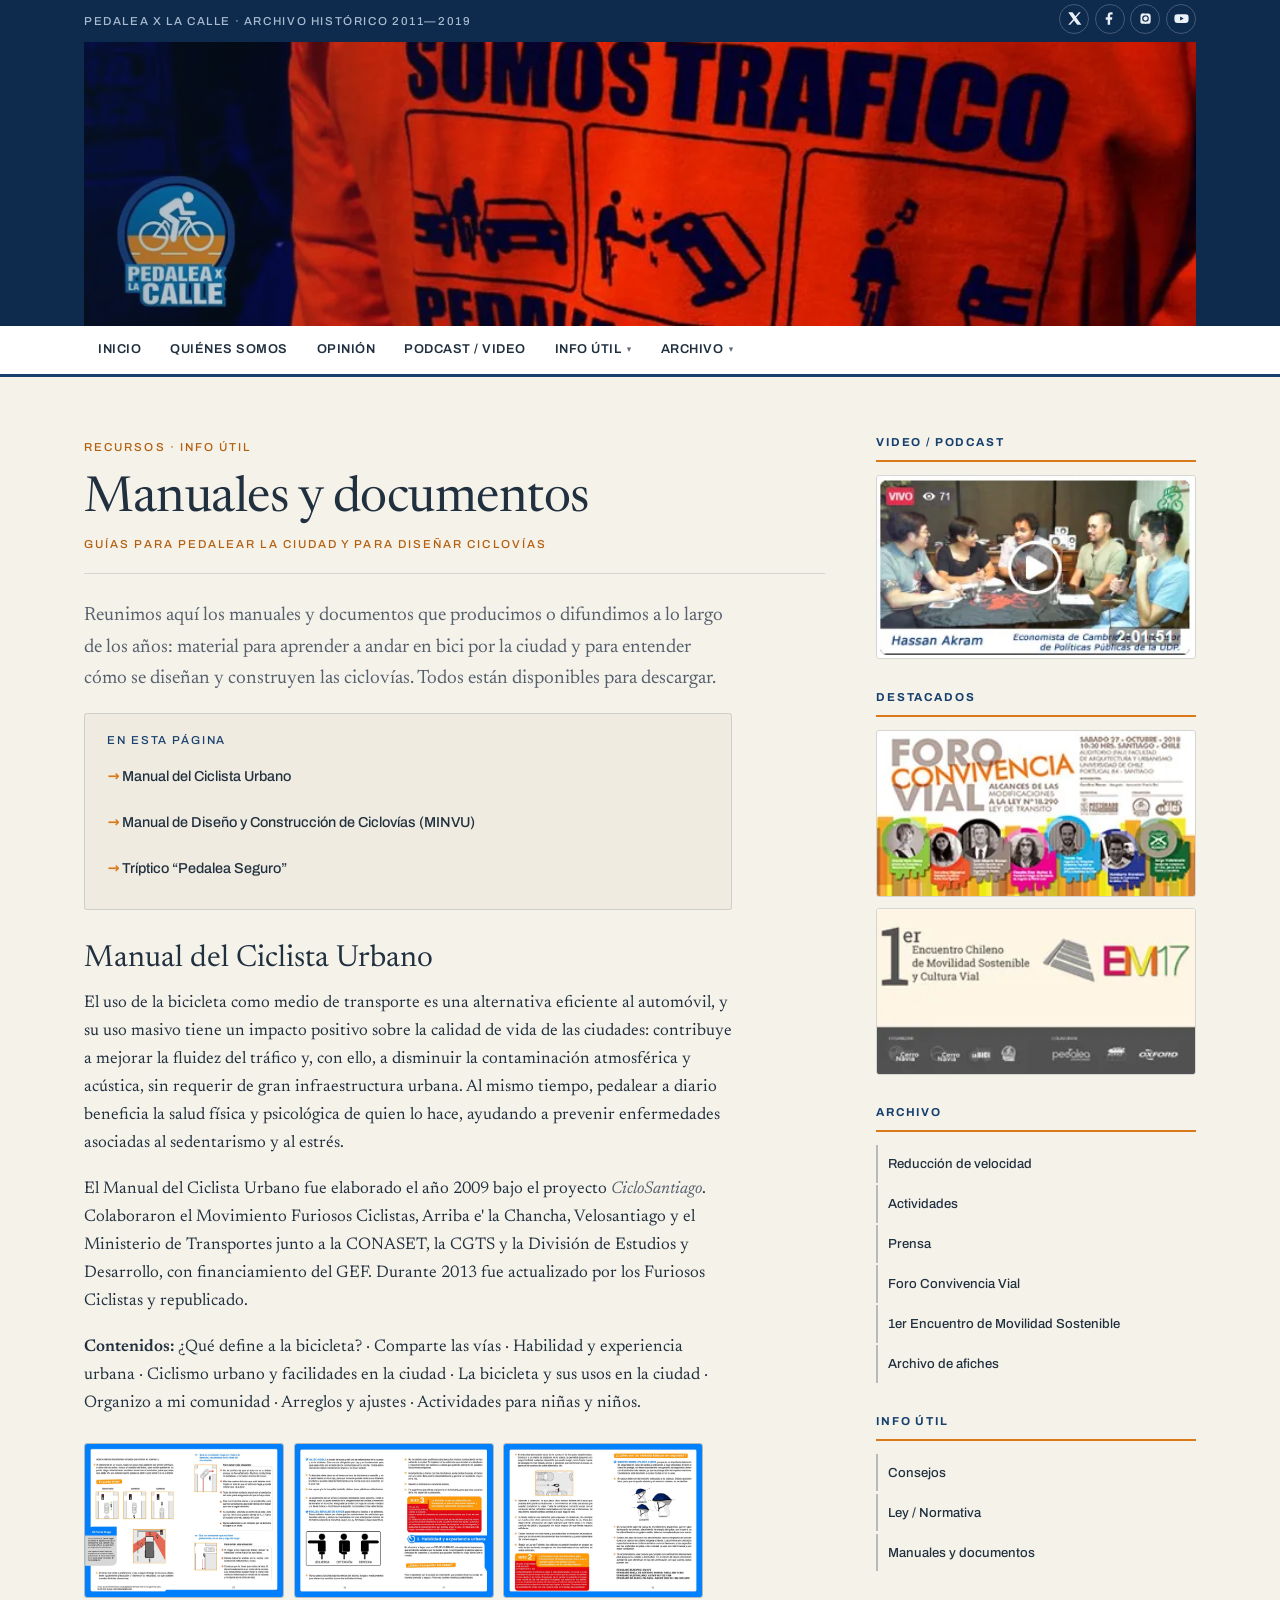
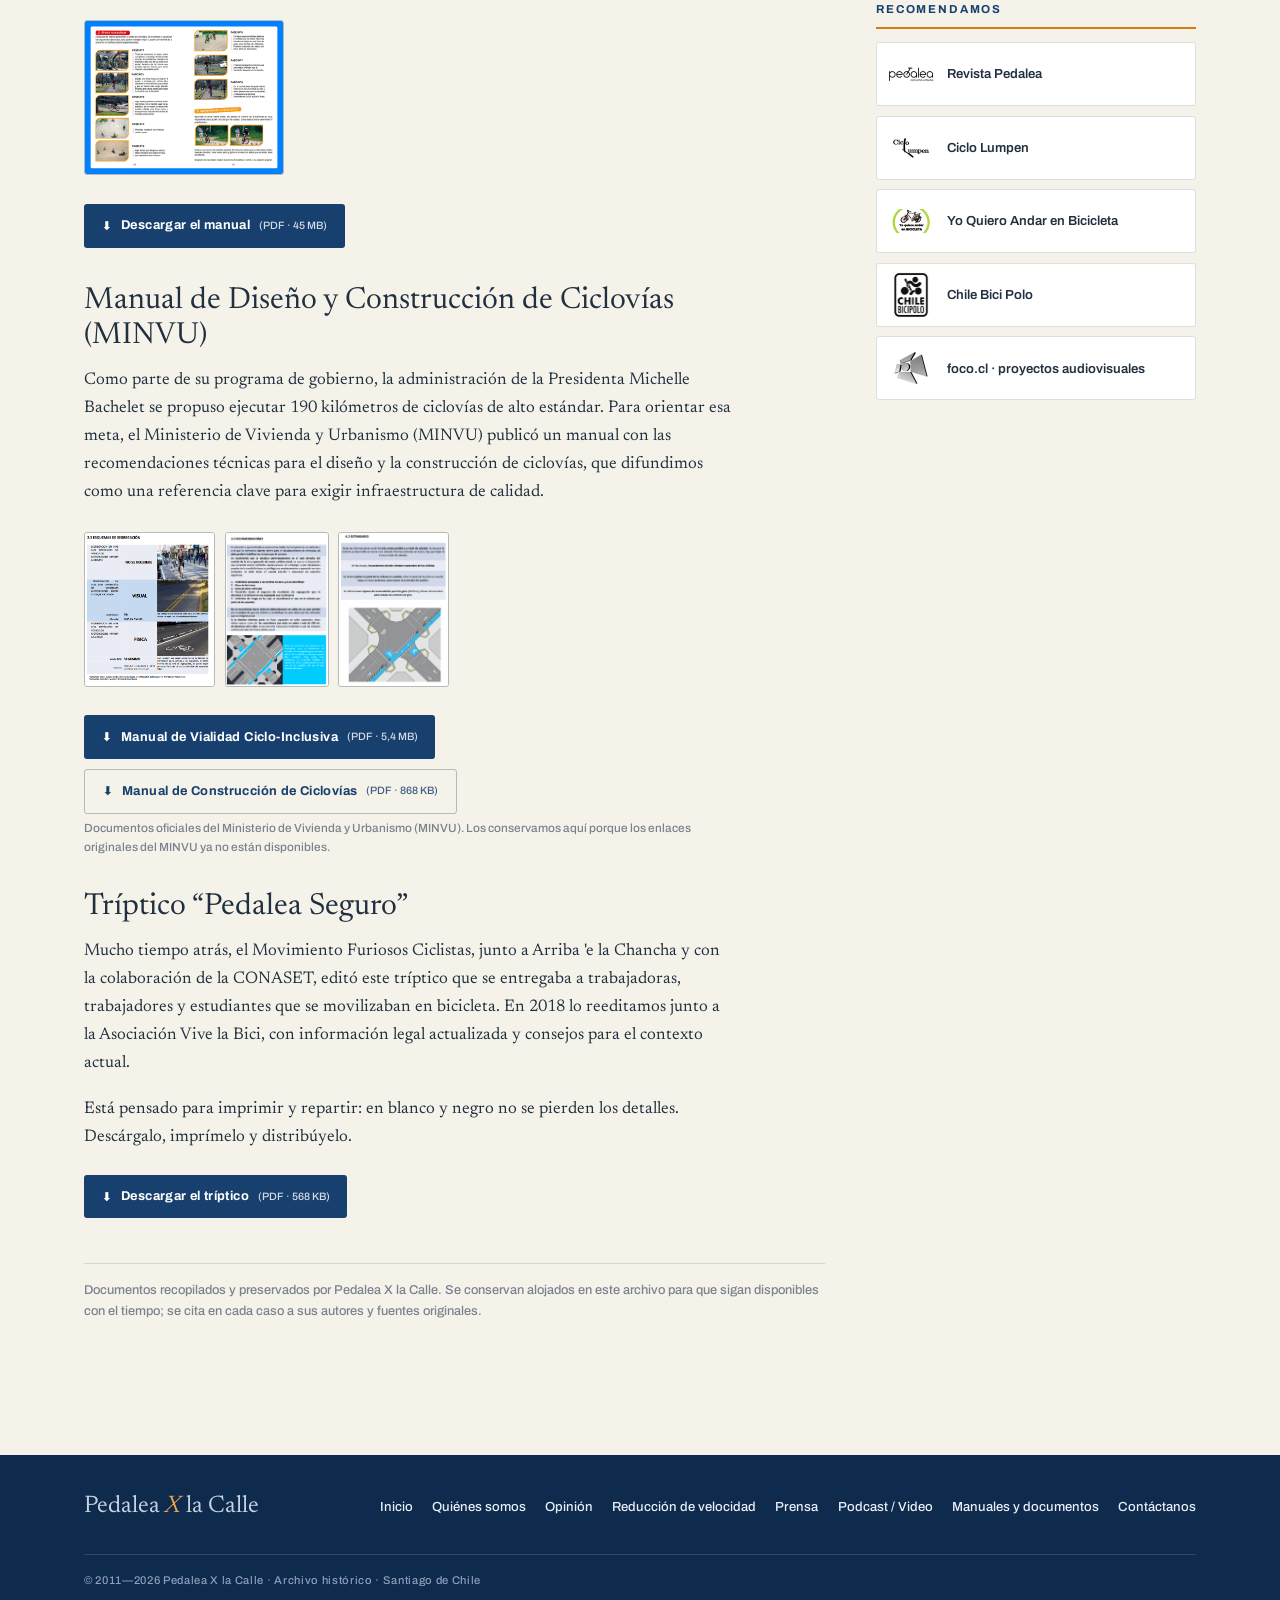
<file: manuales.html>
<!DOCTYPE html>
<html lang="es">
<head>
  <meta charset="UTF-8">
  <meta name="viewport" content="width=device-width, initial-scale=1.0">
  <title>Manuales y documentos · Pedalea X la Calle</title>
  <meta name="description" content="Manuales y documentos — archivo histórico de Pedalea X la Calle.">
  <!-- Los dos subconjuntos latinos que se usan de entrada. Sin este preload el
       navegador recien los descubre despues de bajar y leer estilo.css. -->
  <link rel="preload" href="fonts/newreader-4.woff2" as="font" type="font/woff2" crossorigin>
  <link rel="preload" href="fonts/archivo-3.woff2" as="font" type="font/woff2" crossorigin>
  <link rel="stylesheet" href="css/estilo.css">

  <!-- Cabecera aleatoria: se elige aqui y se precarga con prioridad alta, para
       que el navegador la pida una sola vez y lo antes posible (elemento LCP). -->
  <script>
    (function () {
      var n = 1 + Math.floor(Math.random() * 3);
      window.__cabecera = "img/cabecera-" + n + ".webp";
      var l = document.createElement("link");
      l.rel = "preload"; l.as = "image"; l.type = "image/webp";
      l.href = window.__cabecera;
      l.setAttribute("fetchpriority", "high");
      document.head.appendChild(l);
    })();
  </script>
</head>
<body>
  <a class="skip" href="#main">Saltar al contenido</a>

  <div class="topbar">
    <div class="wrap topbar__inner">
      <span class="topbar__tag">Pedalea X la Calle · Archivo Histórico 2011—2019</span>
      <ul class="social" aria-label="Redes sociales">
        <li><a href="https://twitter.com/Pedaleaxlacalle" aria-label="Twitter" target="_blank" rel="noopener"><svg viewBox="0 0 24 24" aria-hidden="true"><path d="M18.9 2H22l-7.3 8.3L23 22h-6.6l-5.2-6.8L5.3 22H2l7.8-8.9L2 2h6.8l4.7 6.2L18.9 2z"/></svg></a></li>
        <li><a href="https://facebook.com/PedaleaXlaCalle" aria-label="Facebook" target="_blank" rel="noopener"><svg viewBox="0 0 24 24" aria-hidden="true"><path d="M13 22v-8h3l.5-4H13V7.5c0-1.1.3-1.8 1.9-1.8H17V2.2c-.4 0-1.6-.1-3-.1-2.9 0-4.9 1.8-4.9 5v2.8H6v4h3.1v8H13z"/></svg></a></li>
        <li><a href="https://instagram.com/pedaleaxlacalle" aria-label="Instagram" target="_blank" rel="noopener"><svg viewBox="0 0 24 24" aria-hidden="true"><path d="M12 4c2.6 0 3 0 4 .06 1 .05 1.5.2 1.9.35.5.18.8.4 1.2.8.4.4.6.7.8 1.2.15.4.3.9.35 1.9.06 1 .06 1.4.06 4s0 3-.06 4c-.05 1-.2 1.5-.35 1.9-.18.5-.4.8-.8 1.2-.4.4-.7.6-1.2.8-.4.15-.9.3-1.9.35-1 .06-1.4.06-4 .06s-3 0-4-.06c-1-.05-1.5-.2-1.9-.35-.5-.18-.8-.4-1.2-.8-.4-.4-.6-.7-.8-1.2-.15-.4-.3-.9-.35-1.9C4 15 4 14.6 4 12s0-3 .06-4c.05-1 .2-1.5.35-1.9.18-.5.4-.8.8-1.2.4-.4.7-.6 1.2-.8.4-.15.9-.3 1.9-.35C9 4 9.4 4 12 4zm0 2.7A5.3 5.3 0 1 0 12 17.3 5.3 5.3 0 0 0 12 6.7zm0 1.9A3.4 3.4 0 1 1 12 15.4 3.4 3.4 0 0 1 12 8.6zm5.5-.9a1.25 1.25 0 1 1 0 2.5 1.25 1.25 0 0 1 0-2.5z"/></svg></a></li>
        <li><a href="https://www.youtube.com/@pedaleaxlacalle" aria-label="YouTube" target="_blank" rel="noopener"><svg viewBox="0 0 24 24" aria-hidden="true"><path d="M23 7.5a3 3 0 0 0-2.1-2.1C19 5 12 5 12 5s-7 0-8.9.4A3 3 0 0 0 1 7.5 31 31 0 0 0 .6 12 31 31 0 0 0 1 16.5a3 3 0 0 0 2.1 2.1C5 19 12 19 12 19s7 0 8.9-.4a3 3 0 0 0 2.1-2.1A31 31 0 0 0 23.4 12 31 31 0 0 0 23 7.5zM9.8 15.3V8.7l5.7 3.3-5.7 3.3z"/></svg></a></li>
      </ul>
    </div>
  </div>

  <header class="masthead">
    <div class="wrap">
      <a class="banner" href="index.html" aria-label="Pedalea X la Calle — inicio">
        <img id="banner" width="1144" height="292" fetchpriority="high"
             alt="Pedalea X la Calle — ciclistas ocupando la calle en Santiago">
        <noscript><img src="img/cabecera-1.webp" width="1144" height="292"
             alt="Ciclistas ocupando la calle en Santiago"></noscript>
      </a>
      <script>document.getElementById("banner").src = window.__cabecera;</script>
    </div>
  </header>

  <nav class="mainnav" aria-label="Menú principal">
    <div class="wrap mainnav__inner">
      <button class="nav-toggle" aria-expanded="false" aria-controls="menu">☰ Menú</button>
      <ul class="menu" id="menu">
        <li><a href="index.html">Inicio</a></li>
        <li><a href="quienes-somos.html">Quiénes somos</a></li>
        <li><a href="opinion.html">Opinión</a></li>
        <li><a href="podcast-video.html">Podcast / Video</a></li>
        <li class="has-sub">
          <button class="menu__btn" aria-expanded="false">Info útil</button>
          <ul class="submenu">
            <li class="submenu__label">Recursos</li>
            <li><a href="consejos.html">Consejos</a></li>
            <li><a href="normativa.html">Ley / Normativa</a></li>
            <li><a href="manuales.html">Manuales y documentos</a></li>
          </ul>
        </li>
        <li class="has-sub">
          <button class="menu__btn" aria-expanded="false">Archivo</button>
          <ul class="submenu">
            <li class="submenu__label">Campañas e hitos</li>
            <li><a href="reduccion-velocidad.html">Reducción de velocidad</a></li>
            <li><a href="actividades.html">Actividades</a></li>
            <li><a href="prensa.html">Prensa</a></li>
            <li><a href="foro-convivencia-vial.html">Foro Convivencia Vial</a></li>
            <li><a href="encuentro-movilidad.html">1er Encuentro de Movilidad Sostenible</a></li>
            <li><a href="archivo-afiches.html">Archivo de afiches</a></li>
          </ul>
        </li>
      </ul>
    </div>
  </nav>

  <div class="wrap layout">

    <main class="content" id="main">
      <div class="page-title">
        <span class="kicker">Recursos · Info útil</span>
        <h1>Manuales y documentos</h1>
        <span class="kicker" style="display:block;margin-top:.6rem">Guías para pedalear la ciudad y para diseñar ciclovías</span>
      </div>

      <div class="prose" style="max-width:72ch">
        <p class="article-lead">Reunimos aquí los manuales y documentos que producimos o difundimos a lo largo de los años: material para aprender a andar en bici por la ciudad y para entender cómo se diseñan y construyen las ciclovías. Todos están disponibles para descargar.</p>

        <nav class="toc" aria-label="Índice de documentos">
          <h2>En esta página</h2>
          <ul>
            <li><a href="#manual-ciclista">Manual del Ciclista Urbano</a></li>
            <li><a href="#ciclovias">Manual de Diseño y Construcción de Ciclovías (MINVU)</a></li>
            <li><a href="#triptico">Tríptico “Pedalea Seguro”</a></li>
          </ul>
        </nav>

        <h2 id="manual-ciclista">Manual del Ciclista Urbano</h2>
        <p>El uso de la bicicleta como medio de transporte es una alternativa eficiente al automóvil, y su uso masivo tiene un impacto positivo sobre la calidad de vida de las ciudades: contribuye a mejorar la fluidez del tráfico y, con ello, a disminuir la contaminación atmosférica y acústica, sin requerir de gran infraestructura urbana. Al mismo tiempo, pedalear a diario beneficia la salud física y psicológica de quien lo hace, ayudando a prevenir enfermedades asociadas al sedentarismo y al estrés.</p>
        <p>El Manual del Ciclista Urbano fue elaborado el año 2009 bajo el proyecto <em>CicloSantiago</em>. Colaboraron el Movimiento Furiosos Ciclistas, Arriba e' la Chancha, Velosantiago y el Ministerio de Transportes junto a la CONASET, la CGTS y la División de Estudios y Desarrollo, con financiamiento del GEF. Durante 2013 fue actualizado por los Furiosos Ciclistas y republicado.</p>
        <p><strong>Contenidos:</strong> ¿Qué define a la bicicleta? · Comparte las vías · Habilidad y experiencia urbana · Ciclismo urbano y facilidades en la ciudad · La bicicleta y sus usos en la ciudad · Organizo a mi comunidad · Arreglos y ajustes · Actividades para niñas y niños.</p>
        <div class="doc-thumbs">
          <img class="zoomable" src="img/manuales/urbano-p1.jpg" alt="Página de muestra del Manual del Ciclista Urbano">
          <img class="zoomable" src="img/manuales/urbano-p2.jpg" alt="Página de muestra del Manual del Ciclista Urbano">
          <img class="zoomable" src="img/manuales/urbano-p3.jpg" alt="Páginas de muestra del Manual del Ciclista Urbano">
          <img class="zoomable" src="img/manuales/urbano-p4.jpg" alt="Páginas de muestra del Manual del Ciclista Urbano">
        </div>
        <a class="btn-doc" href="docs/manual-ciclista-urbano-2013.pdf" target="_blank" rel="noopener">Descargar el manual <small>(PDF · 45 MB)</small></a>

        <h2 id="ciclovias">Manual de Diseño y Construcción de Ciclovías (MINVU)</h2>
        <p>Como parte de su programa de gobierno, la administración de la Presidenta Michelle Bachelet se propuso ejecutar 190 kilómetros de ciclovías de alto estándar. Para orientar esa meta, el Ministerio de Vivienda y Urbanismo (MINVU) publicó un manual con las recomendaciones técnicas para el diseño y la construcción de ciclovías, que difundimos como una referencia clave para exigir infraestructura de calidad.</p>
        <div class="doc-thumbs">
          <img class="zoomable" src="img/manuales/ciclovias-1.png" alt="Recomendación de diseño de ciclovías, Manual MINVU">
          <img class="zoomable" src="img/manuales/ciclovias-2.png" alt="Recomendación de diseño de ciclovías, Manual MINVU">
          <img class="zoomable" src="img/manuales/ciclovias-3.png" alt="Recomendación de diseño de ciclovías, Manual MINVU">
        </div>
        <a class="btn-doc" href="docs/manual-ciclovias-minvu-vialidad.pdf" target="_blank" rel="noopener">Manual de Vialidad Ciclo-Inclusiva <small>(PDF · 5,4 MB)</small></a>
        <a class="btn-doc btn-doc--ghost" href="docs/manual-ciclovias-minvu-construccion.pdf" target="_blank" rel="noopener">Manual de Construcción de Ciclovías <small>(PDF · 868 KB)</small></a>
        <p class="doc-fuente">Documentos oficiales del Ministerio de Vivienda y Urbanismo (MINVU). Los conservamos aquí porque los enlaces originales del MINVU ya no están disponibles.</p>

        <h2 id="triptico">Tríptico “Pedalea Seguro”</h2>
        <p>Mucho tiempo atrás, el Movimiento Furiosos Ciclistas, junto a Arriba 'e la Chancha y con la colaboración de la CONASET, editó este tríptico que se entregaba a trabajadoras, trabajadores y estudiantes que se movilizaban en bicicleta. En 2018 lo reeditamos junto a la Asociación Vive la Bici, con información legal actualizada y consejos para el contexto actual.</p>
        <p>Está pensado para imprimir y repartir: en blanco y negro no se pierden los detalles. Descárgalo, imprímelo y distribúyelo.</p>
        <a class="btn-doc" href="docs/triptico-pedalea-seguro.pdf" target="_blank" rel="noopener">Descargar el tríptico <small>(PDF · 568 KB)</small></a>
      </div>

      <p class="src-note">Documentos recopilados y preservados por Pedalea X la Calle. Se conservan alojados en este archivo para que sigan disponibles con el tiempo; se cita en cada caso a sus autores y fuentes originales.</p>
    </main>

    <aside class="sidebar" aria-label="Contenido complementario">
      <div class="widget">
        <h2 class="widget__title">Video / Podcast</h2>
        <a class="w-banner" href="podcast-video.html">
          <img src="img/banner-podcast.webp" width="284" height="163" decoding="async" alt="Conversaciones en video de Pedalea X la Calle">
        </a>
      </div>
      <div class="widget">
        <h2 class="widget__title">Destacados</h2>
        <div class="w-banners">
          <a class="w-banner" href="foro-convivencia-vial.html">
            <img src="img/banner-foro.webp" width="270" height="140" loading="lazy" decoding="async" alt="Foro Convivencia Vial 2018">
          </a>
          <a class="w-banner" href="encuentro-movilidad.html">
            <img src="img/banner-encuentro.webp" width="270" height="140" loading="lazy" decoding="async" alt="1er Encuentro de Movilidad Sostenible y Cultura Vial">
          </a>
        </div>
      </div>
      <div class="widget">
        <h2 class="widget__title">Archivo</h2>
        <ul class="w-nav">
          <li><a href="reduccion-velocidad.html">Reducción de velocidad</a></li>
          <li><a href="actividades.html">Actividades</a></li>
          <li><a href="prensa.html">Prensa</a></li>
          <li><a href="foro-convivencia-vial.html">Foro Convivencia Vial</a></li>
          <li><a href="encuentro-movilidad.html">1er Encuentro de Movilidad Sostenible</a></li>
          <li><a href="archivo-afiches.html">Archivo de afiches</a></li>
        </ul>
      </div>
      <div class="widget">
        <h2 class="widget__title">Info útil</h2>
        <ul class="w-nav">
          <li><a href="consejos.html">Consejos</a></li>
          <li><a href="normativa.html">Ley / Normativa</a></li>
          <li><a href="manuales.html">Manuales y documentos</a></li>
        </ul>
      </div>
      <div class="widget">
        <h2 class="widget__title">Recomendamos</h2>
        <ul class="w-allies">
          <li><a href="https://revistapedalea.com" target="_blank" rel="noopener"><img src="img/aliado-revistapedalea.webp" width="46" height="46" loading="lazy" decoding="async" alt="Revista Pedalea"><span>Revista Pedalea</span></a></li>
          <li><a href="http://ciclolumpen.cl" target="_blank" rel="noopener"><img src="img/aliado-ciclolumpen.webp" width="46" height="46" loading="lazy" decoding="async" alt="Ciclo Lumpen"><span>Ciclo Lumpen</span></a></li>
          <li><a href="https://www.facebook.com/Yo-quiero-andar-en-Bicicleta-140569169340311/" target="_blank" rel="noopener"><img src="img/aliado-yoquiero.webp" width="46" height="46" loading="lazy" decoding="async" alt="Yo Quiero Andar en Bicicleta"><span>Yo Quiero Andar en Bicicleta</span></a></li>
          <li><a href="https://bikepolo.cl/" target="_blank" rel="noopener"><img src="img/chilebicipolo.webp" width="46" height="46" loading="lazy" decoding="async" alt="Chile Bici Polo"><span>Chile Bici Polo</span></a></li>
          <li><a href="https://foco.cl" target="_blank" rel="noopener"><img src="img/logo-foco.webp" width="46" height="46" loading="lazy" decoding="async" alt="foco.cl"><span>foco.cl · proyectos audiovisuales</span></a></li>
        </ul>
      </div>
    </aside>

  </div>

  <footer class="site-foot">
    <div class="wrap site-foot__inner">
      <span class="site-foot__brand">Pedalea <em>X</em> la Calle</span>
      <nav class="site-foot__links" aria-label="Pie">
        <a href="index.html">Inicio</a>
        <a href="quienes-somos.html">Quiénes somos</a>
        <a href="opinion.html">Opinión</a>
        <a href="reduccion-velocidad.html">Reducción de velocidad</a>
        <a href="prensa.html">Prensa</a>
        <a href="podcast-video.html">Podcast / Video</a>
        <a href="manuales.html">Manuales y documentos</a>
        <a href="quienes-somos.html#contacto">Contáctanos</a>
      </nav>
      <p class="site-foot__meta">© 2011—2026 Pedalea X la Calle · Archivo histórico · Santiago de Chile</p>
    </div>
  </footer>

  <script src="js/script.js"></script>
</body>
</html>
</file>
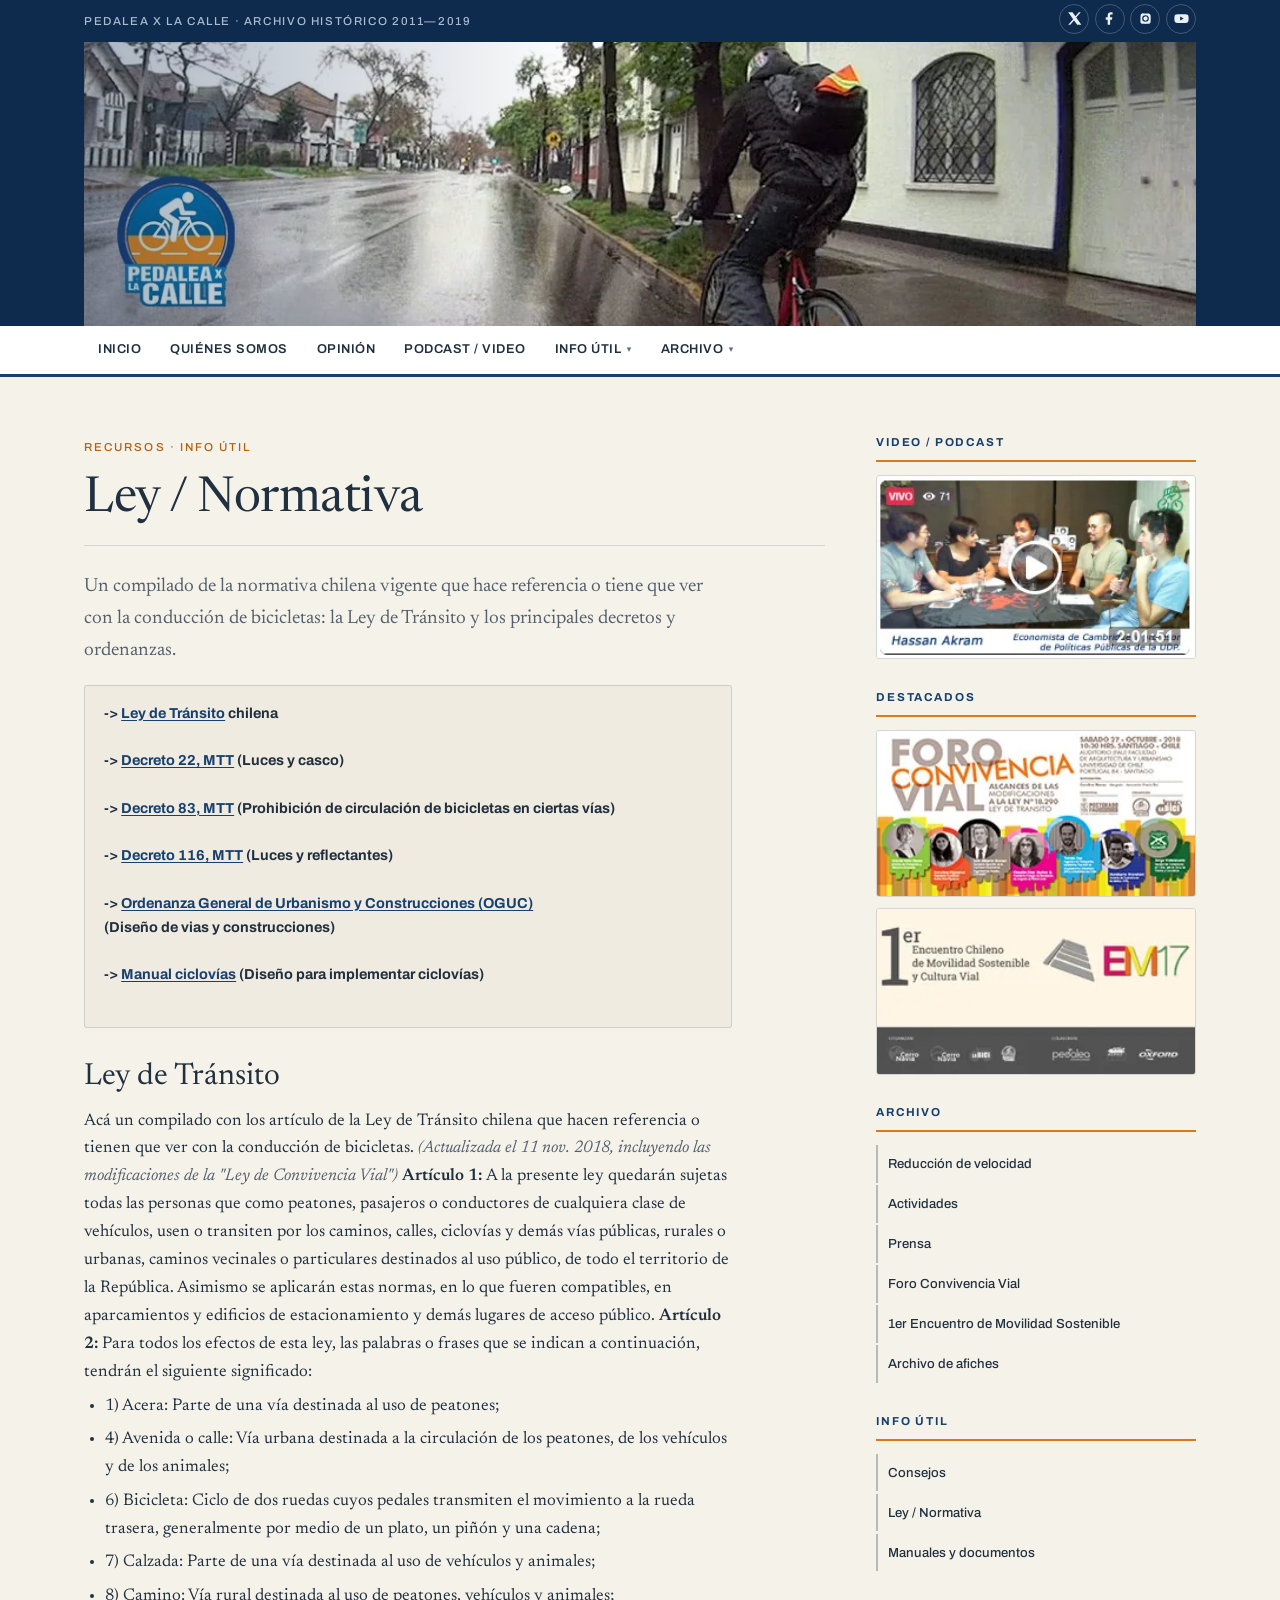
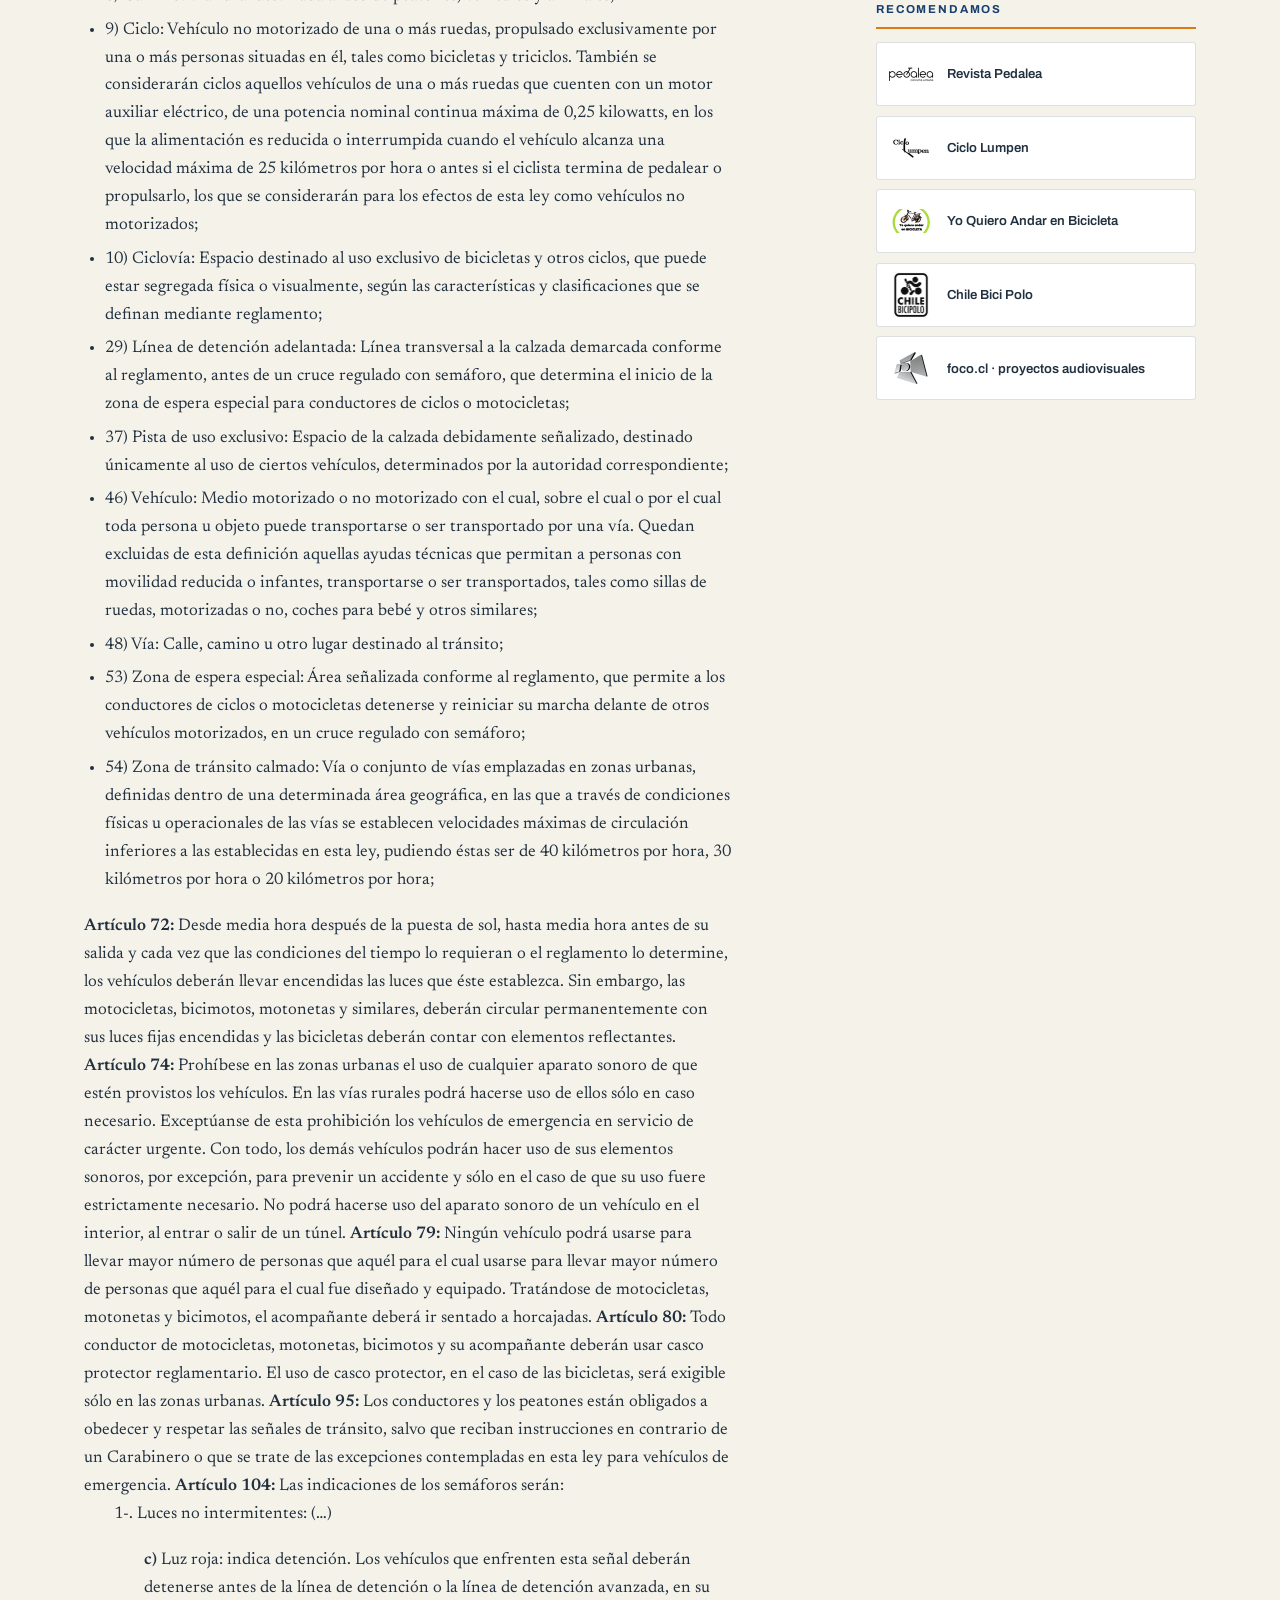
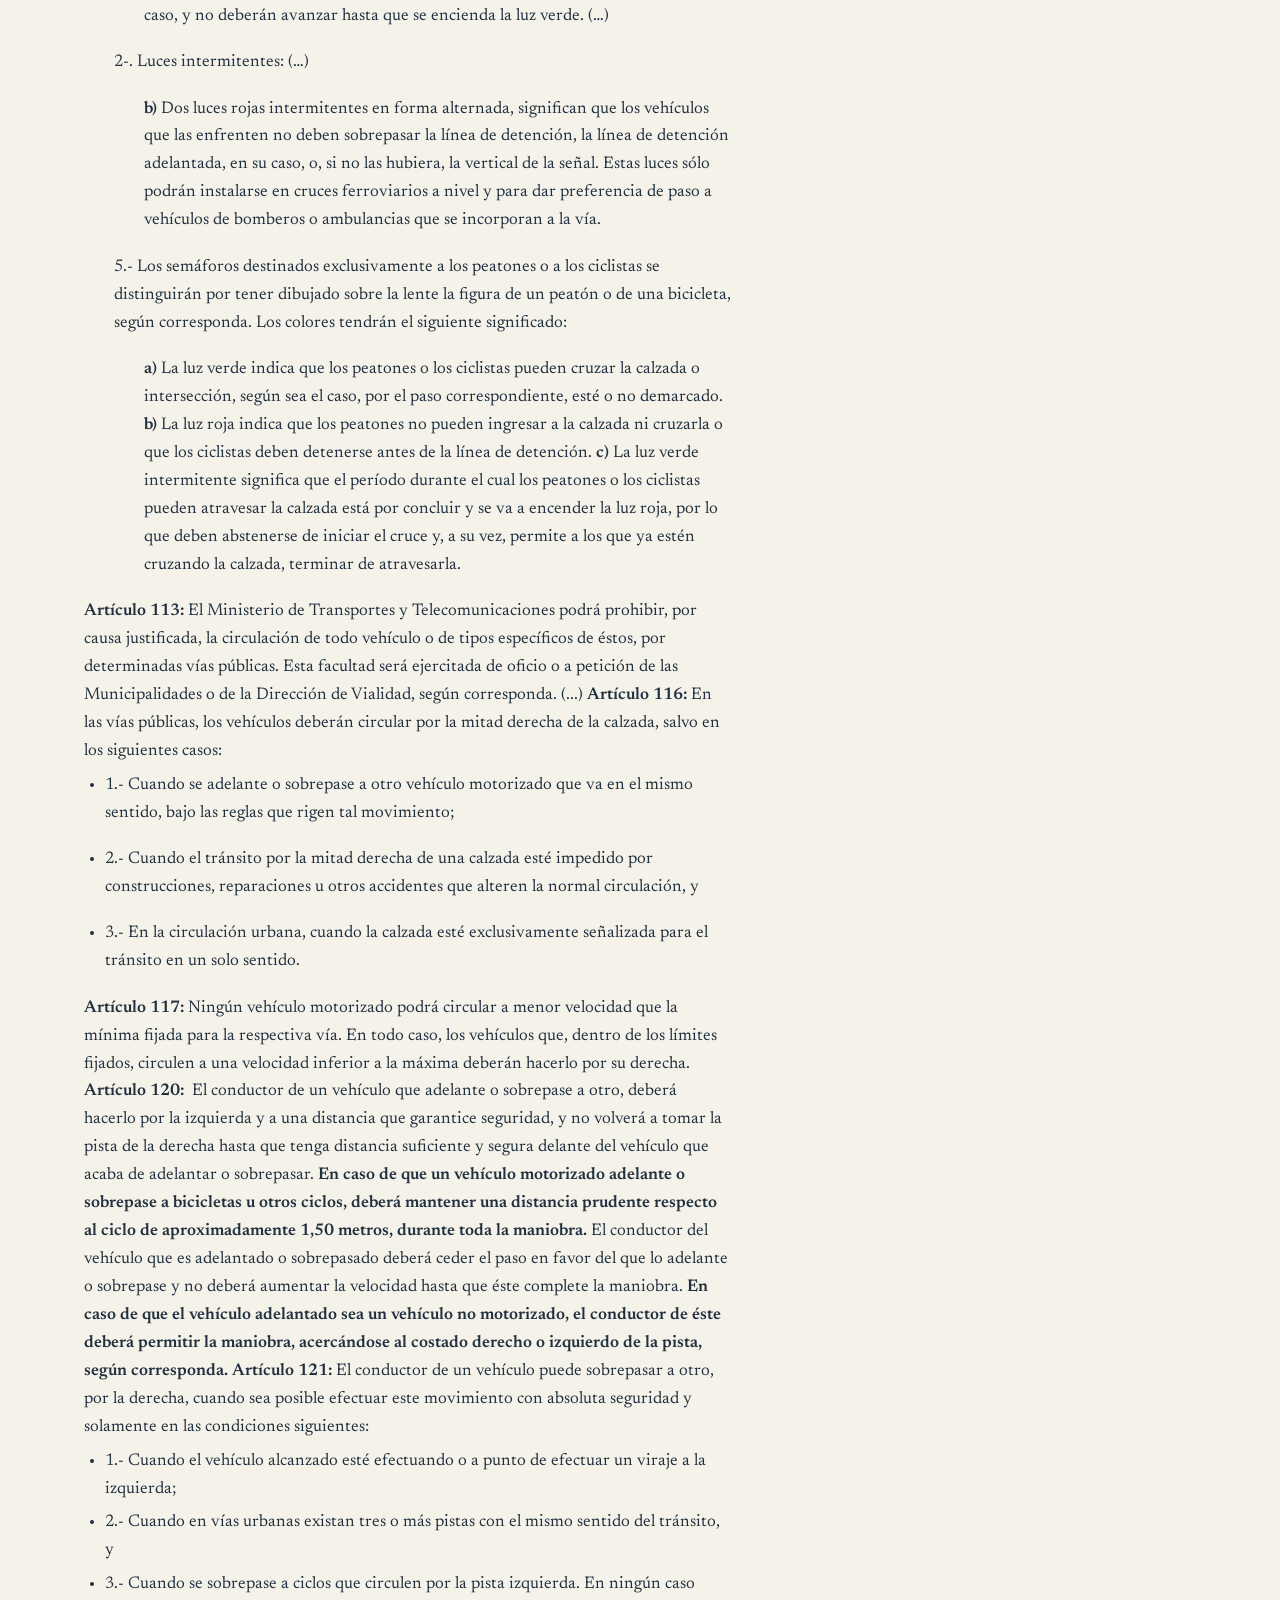
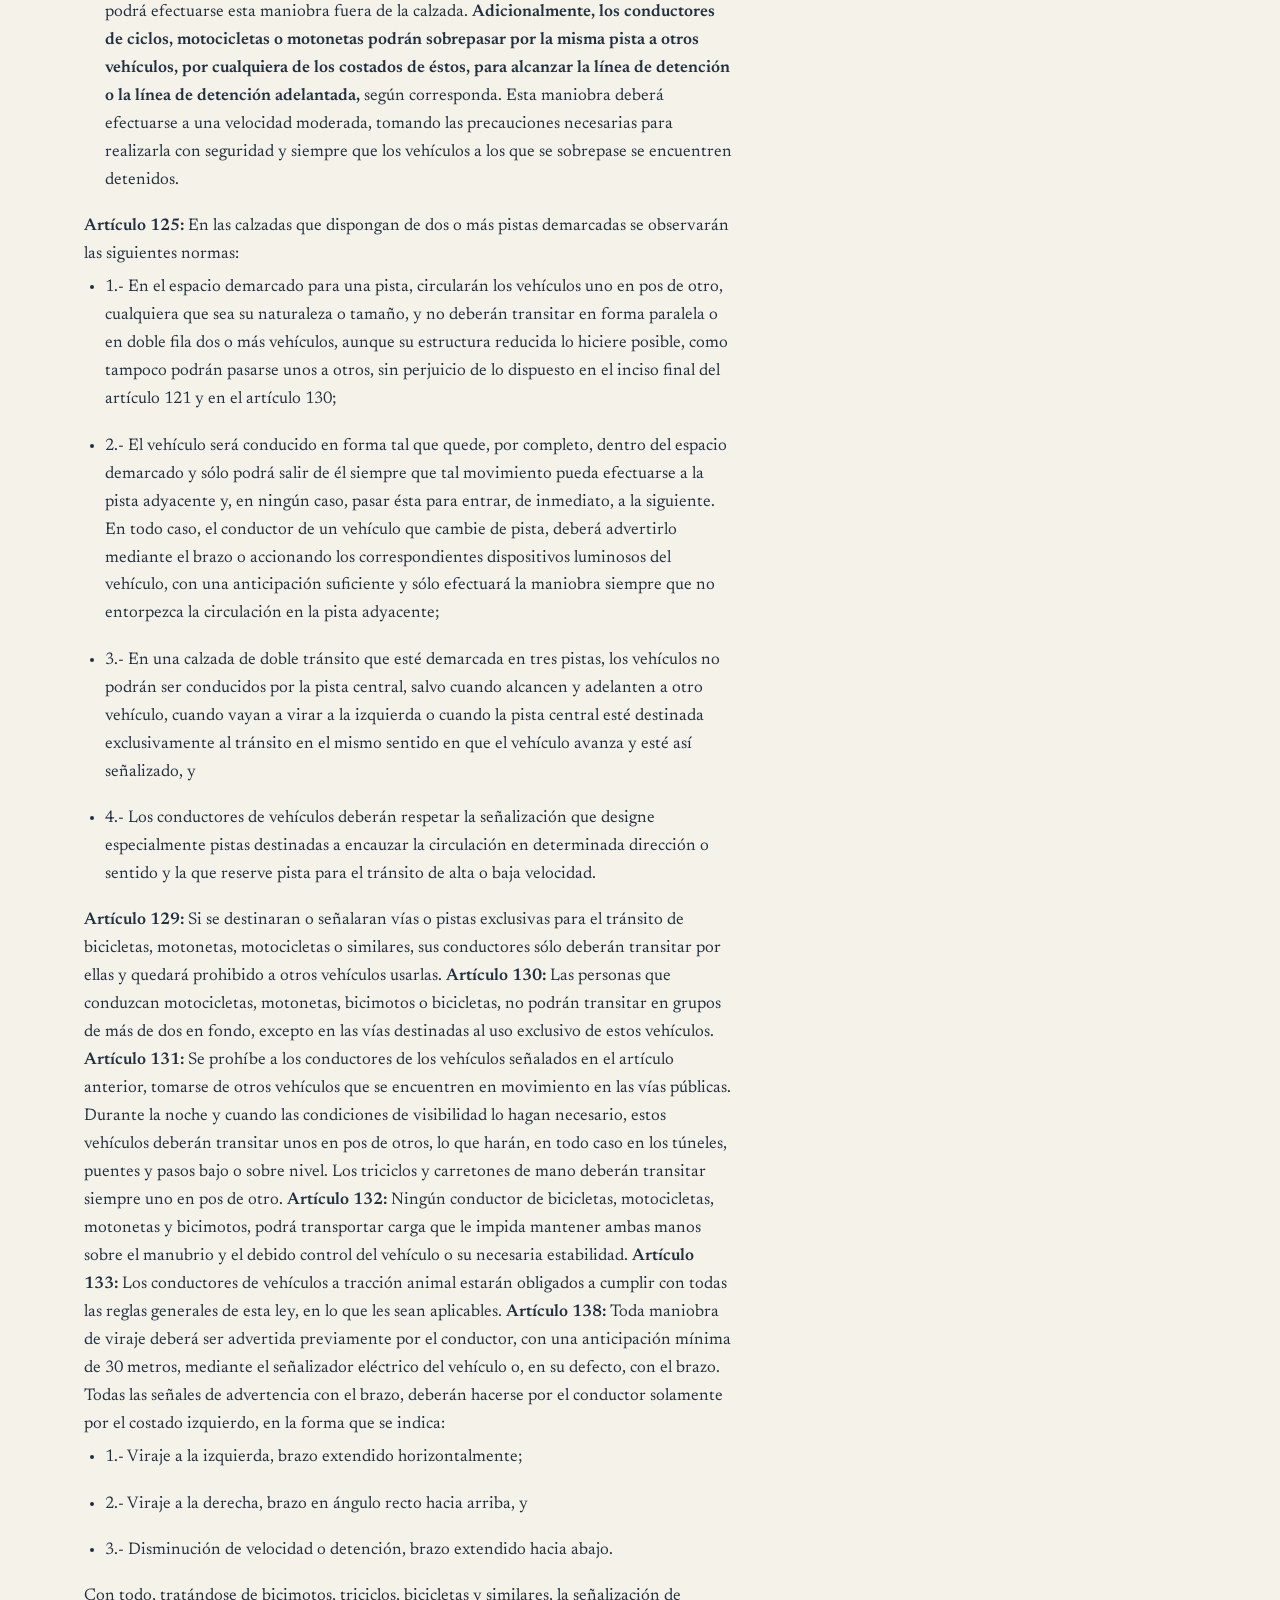
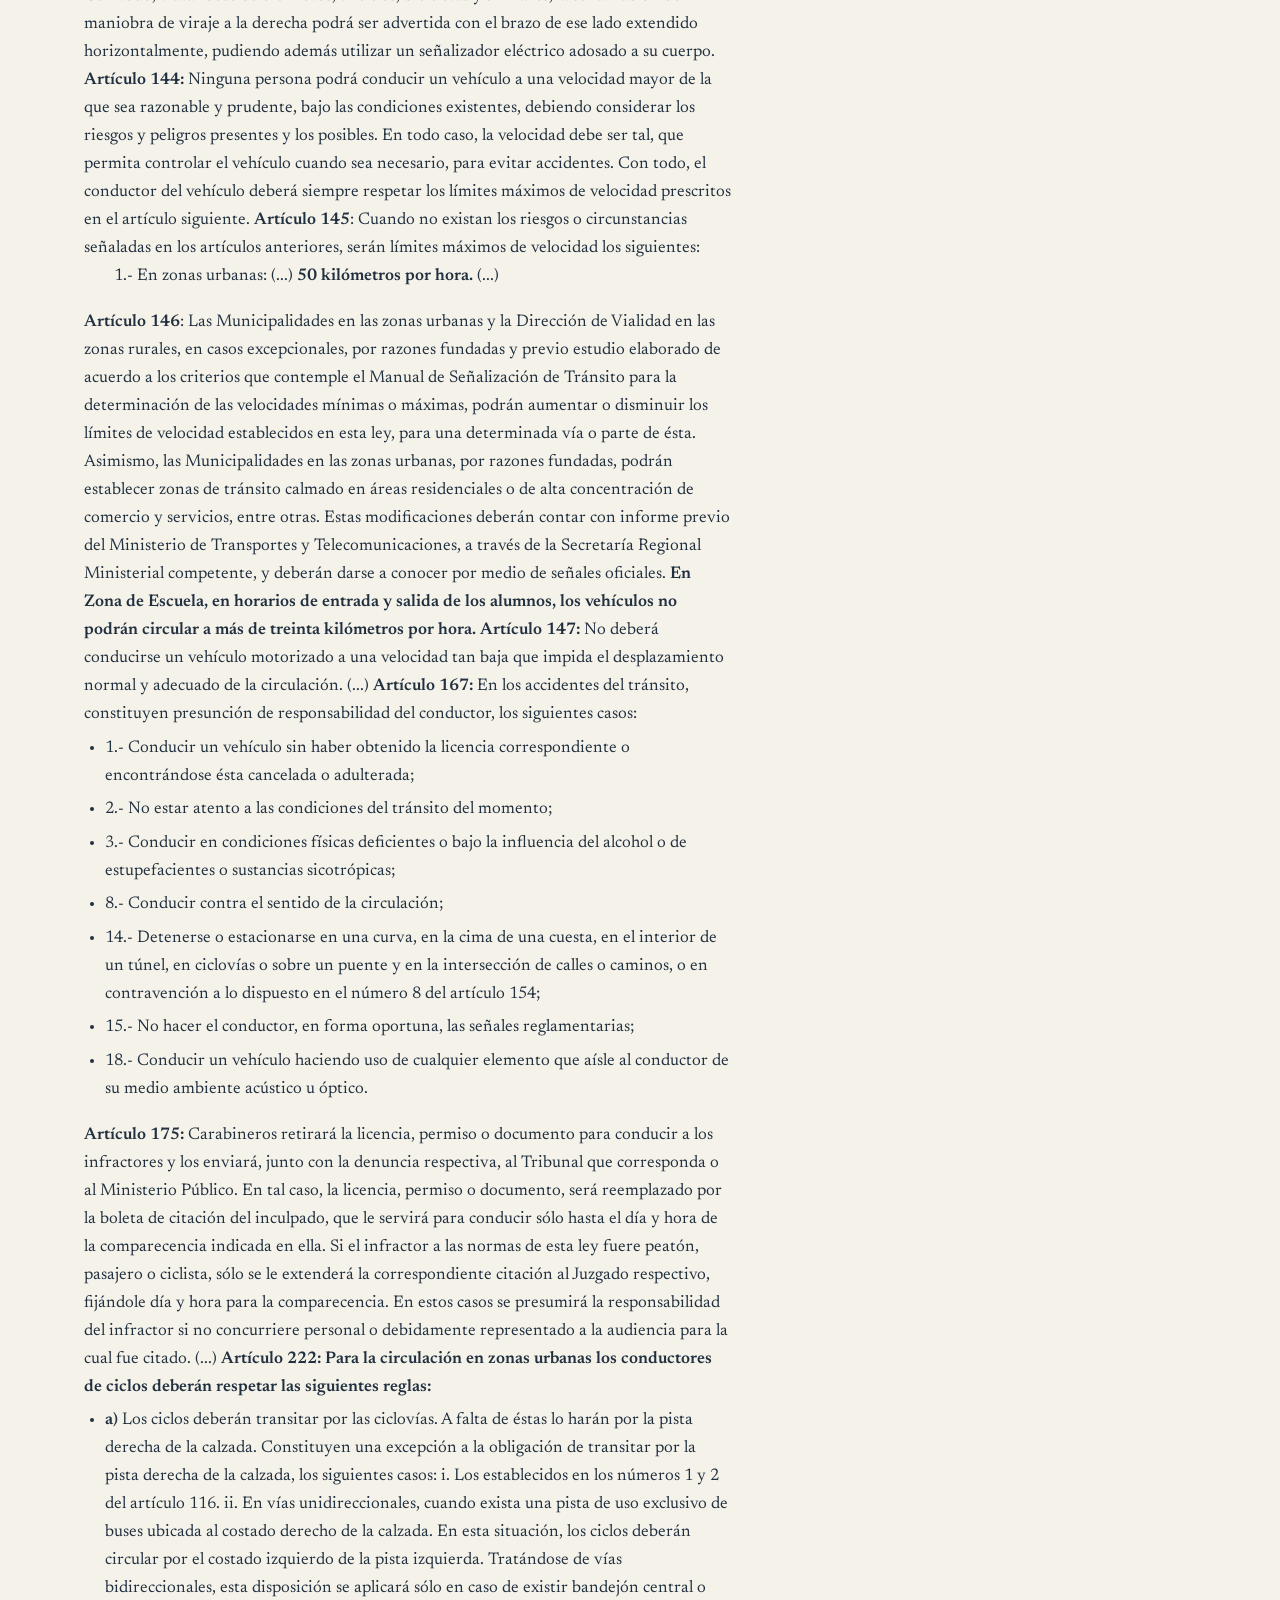
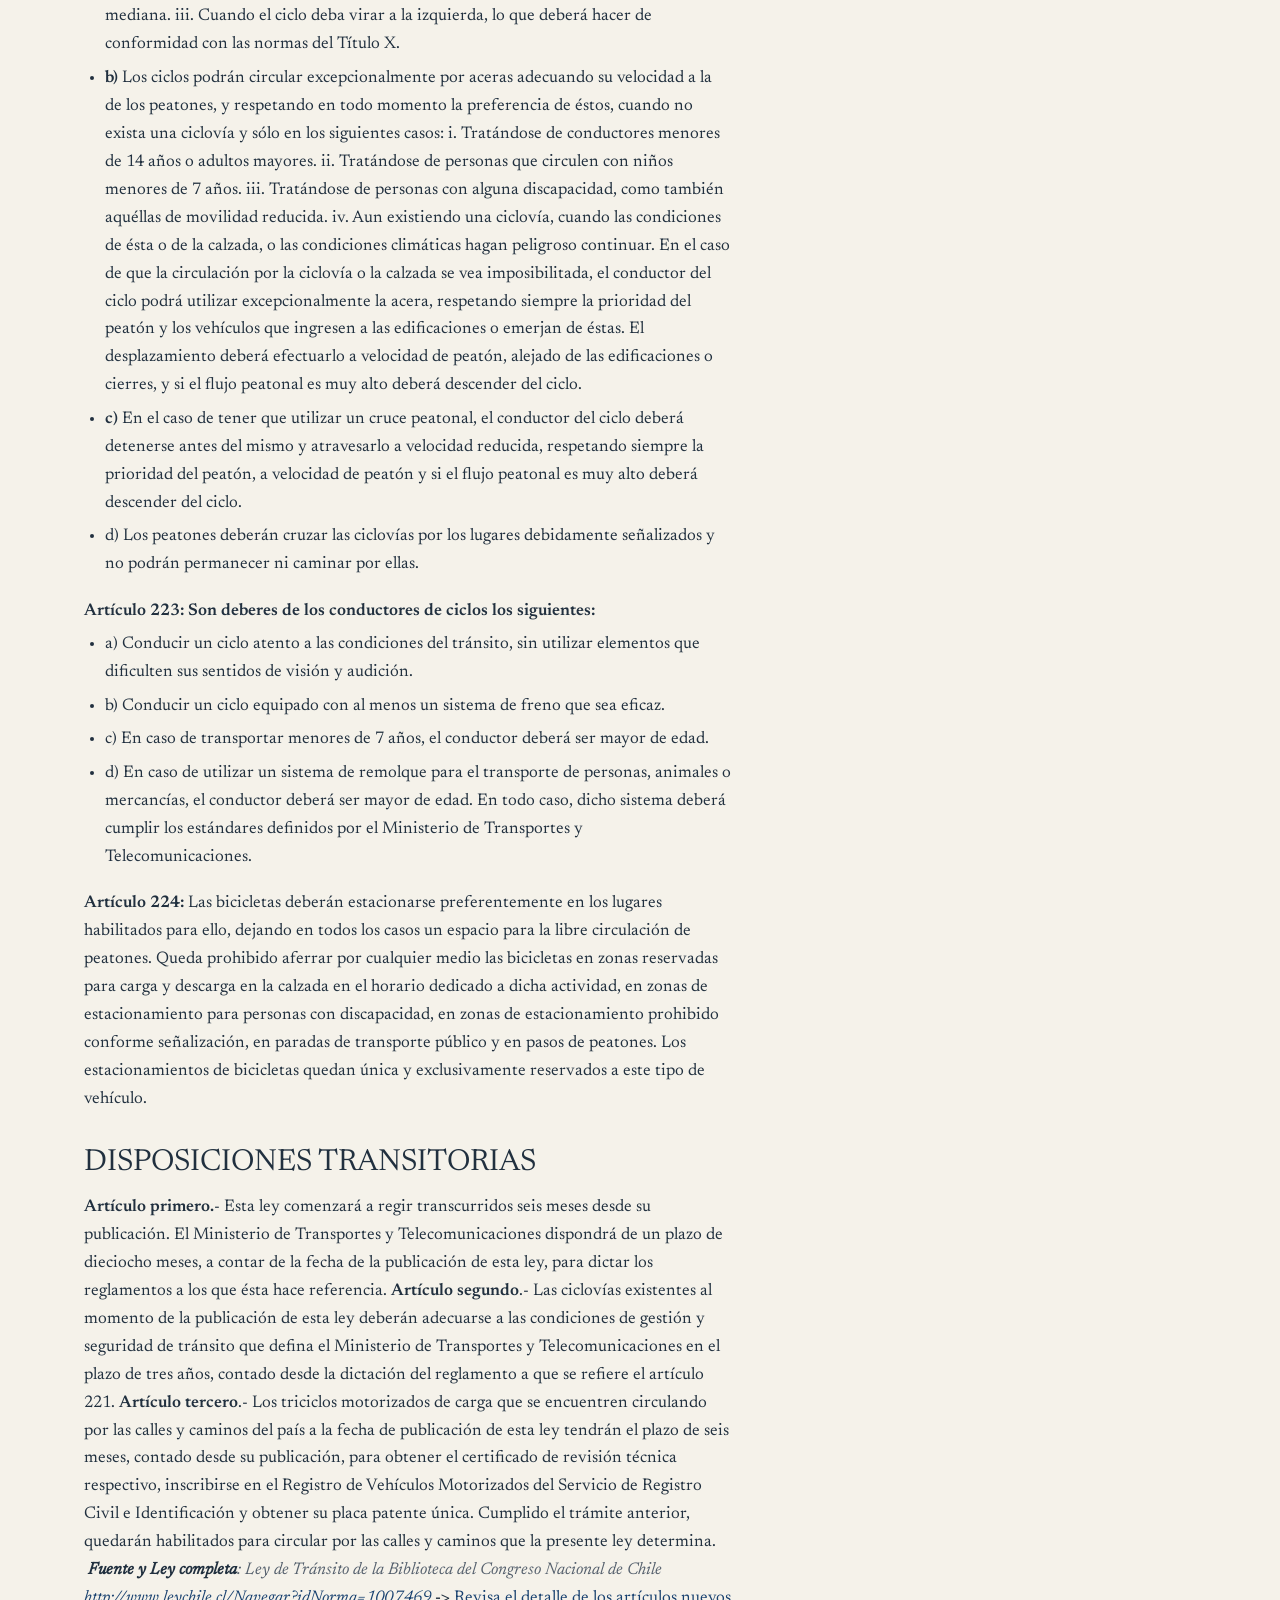
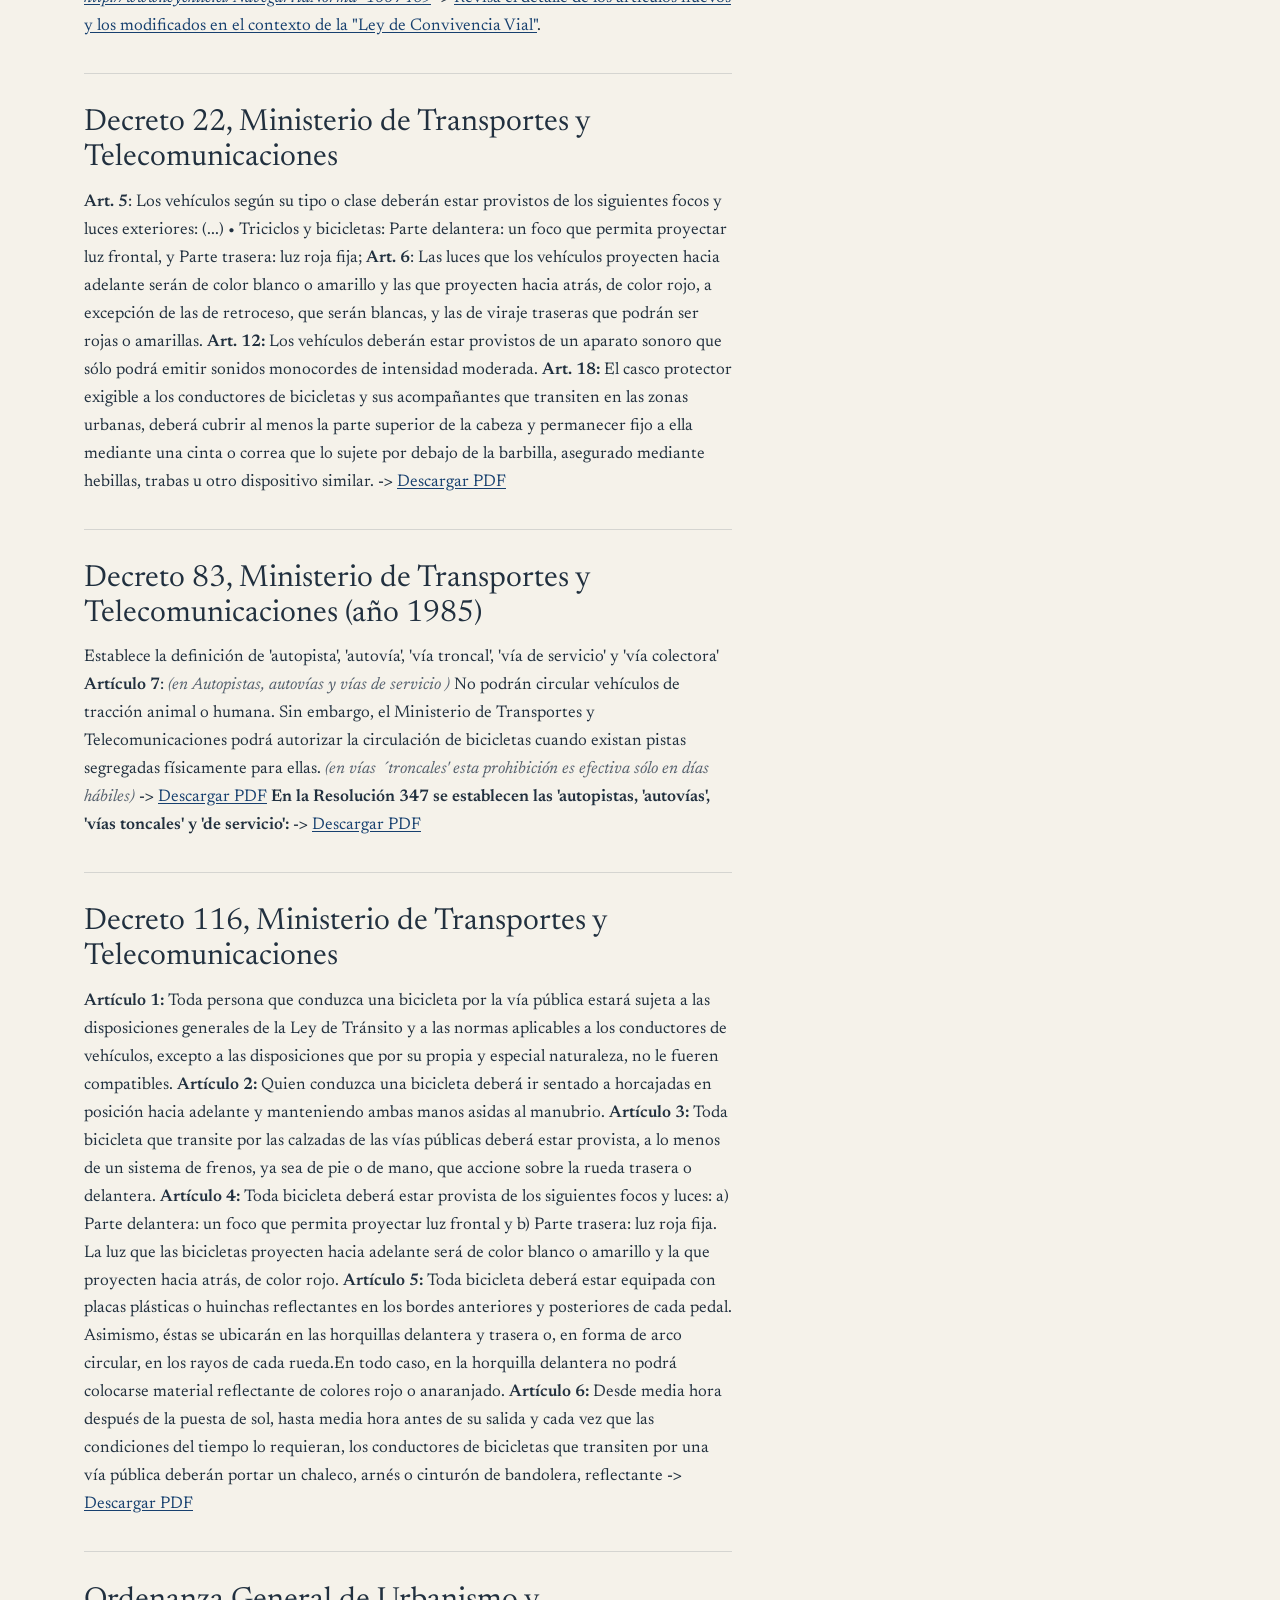
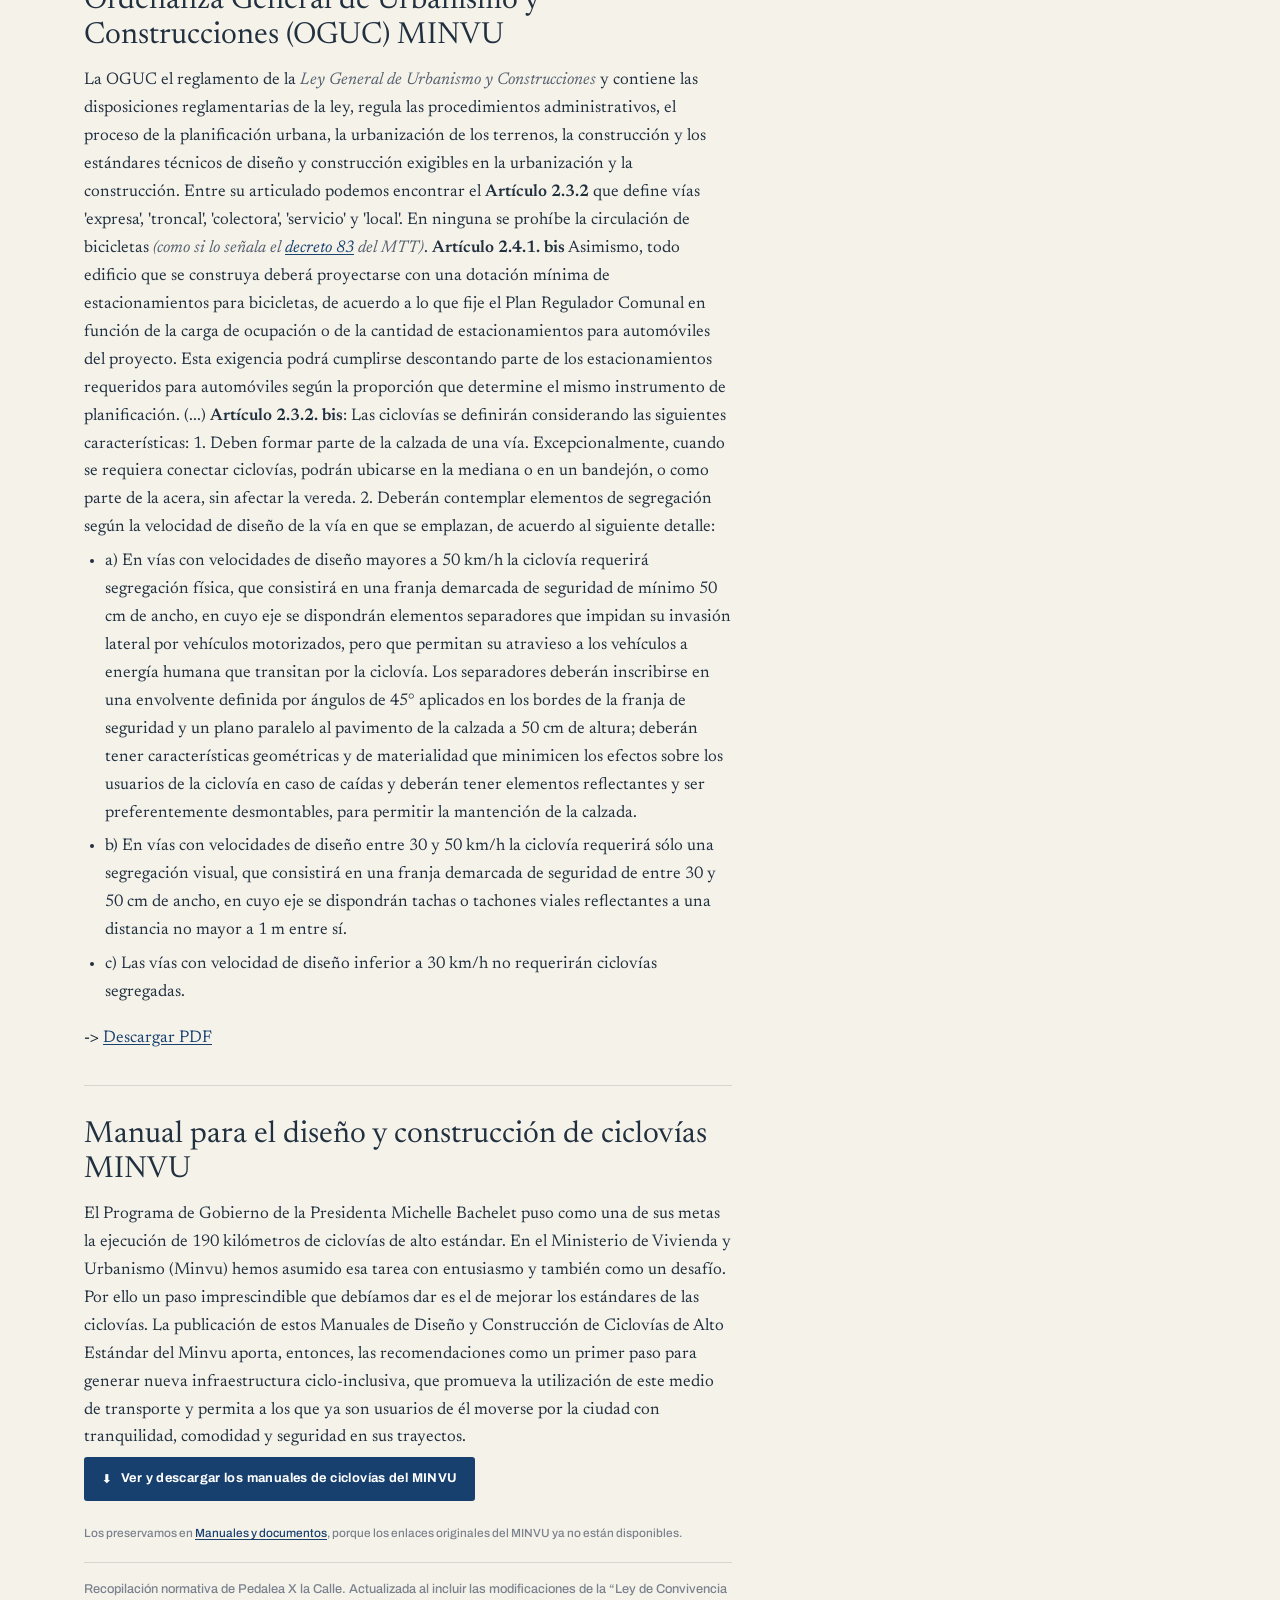
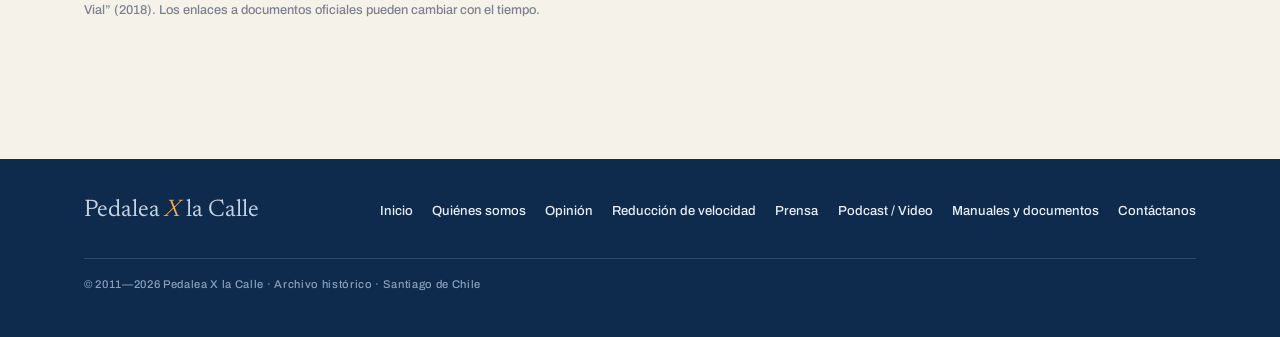
<file: normativa.html>
<!DOCTYPE html>
<html lang="es">
<head>
  <meta charset="UTF-8">
  <meta name="viewport" content="width=device-width, initial-scale=1.0">
  <title>Ley / Normativa · Pedalea X la Calle</title>
  <meta name="description" content="Ley / Normativa — archivo histórico de Pedalea X la Calle.">
  <!-- Los dos subconjuntos latinos que se usan de entrada. Sin este preload el
       navegador recien los descubre despues de bajar y leer estilo.css. -->
  <link rel="preload" href="fonts/newreader-4.woff2" as="font" type="font/woff2" crossorigin>
  <link rel="preload" href="fonts/archivo-3.woff2" as="font" type="font/woff2" crossorigin>
  <link rel="stylesheet" href="css/estilo.css">

  <!-- Cabecera aleatoria: se elige aqui y se precarga con prioridad alta, para
       que el navegador la pida una sola vez y lo antes posible (elemento LCP). -->
  <script>
    (function () {
      var n = 1 + Math.floor(Math.random() * 3);
      window.__cabecera = "img/cabecera-" + n + ".webp";
      var l = document.createElement("link");
      l.rel = "preload"; l.as = "image"; l.type = "image/webp";
      l.href = window.__cabecera;
      l.setAttribute("fetchpriority", "high");
      document.head.appendChild(l);
    })();
  </script>
</head>
<body>
  <a class="skip" href="#main">Saltar al contenido</a>

  <div class="topbar">
    <div class="wrap topbar__inner">
      <span class="topbar__tag">Pedalea X la Calle · Archivo Histórico 2011—2019</span>
      <ul class="social" aria-label="Redes sociales">
        <li><a href="https://twitter.com/Pedaleaxlacalle" aria-label="Twitter" target="_blank" rel="noopener"><svg viewBox="0 0 24 24" aria-hidden="true"><path d="M18.9 2H22l-7.3 8.3L23 22h-6.6l-5.2-6.8L5.3 22H2l7.8-8.9L2 2h6.8l4.7 6.2L18.9 2z"/></svg></a></li>
        <li><a href="https://facebook.com/PedaleaXlaCalle" aria-label="Facebook" target="_blank" rel="noopener"><svg viewBox="0 0 24 24" aria-hidden="true"><path d="M13 22v-8h3l.5-4H13V7.5c0-1.1.3-1.8 1.9-1.8H17V2.2c-.4 0-1.6-.1-3-.1-2.9 0-4.9 1.8-4.9 5v2.8H6v4h3.1v8H13z"/></svg></a></li>
        <li><a href="https://instagram.com/pedaleaxlacalle" aria-label="Instagram" target="_blank" rel="noopener"><svg viewBox="0 0 24 24" aria-hidden="true"><path d="M12 4c2.6 0 3 0 4 .06 1 .05 1.5.2 1.9.35.5.18.8.4 1.2.8.4.4.6.7.8 1.2.15.4.3.9.35 1.9.06 1 .06 1.4.06 4s0 3-.06 4c-.05 1-.2 1.5-.35 1.9-.18.5-.4.8-.8 1.2-.4.4-.7.6-1.2.8-.4.15-.9.3-1.9.35-1 .06-1.4.06-4 .06s-3 0-4-.06c-1-.05-1.5-.2-1.9-.35-.5-.18-.8-.4-1.2-.8-.4-.4-.6-.7-.8-1.2-.15-.4-.3-.9-.35-1.9C4 15 4 14.6 4 12s0-3 .06-4c.05-1 .2-1.5.35-1.9.18-.5.4-.8.8-1.2.4-.4.7-.6 1.2-.8.4-.15.9-.3 1.9-.35C9 4 9.4 4 12 4zm0 2.7A5.3 5.3 0 1 0 12 17.3 5.3 5.3 0 0 0 12 6.7zm0 1.9A3.4 3.4 0 1 1 12 15.4 3.4 3.4 0 0 1 12 8.6zm5.5-.9a1.25 1.25 0 1 1 0 2.5 1.25 1.25 0 0 1 0-2.5z"/></svg></a></li>
        <li><a href="https://www.youtube.com/@pedaleaxlacalle" aria-label="YouTube" target="_blank" rel="noopener"><svg viewBox="0 0 24 24" aria-hidden="true"><path d="M23 7.5a3 3 0 0 0-2.1-2.1C19 5 12 5 12 5s-7 0-8.9.4A3 3 0 0 0 1 7.5 31 31 0 0 0 .6 12 31 31 0 0 0 1 16.5a3 3 0 0 0 2.1 2.1C5 19 12 19 12 19s7 0 8.9-.4a3 3 0 0 0 2.1-2.1A31 31 0 0 0 23.4 12 31 31 0 0 0 23 7.5zM9.8 15.3V8.7l5.7 3.3-5.7 3.3z"/></svg></a></li>
      </ul>
    </div>
  </div>

  <header class="masthead">
    <div class="wrap">
      <a class="banner" href="index.html" aria-label="Pedalea X la Calle — inicio">
        <img id="banner" width="1144" height="292" fetchpriority="high"
             alt="Pedalea X la Calle — ciclistas ocupando la calle en Santiago">
        <noscript><img src="img/cabecera-1.webp" width="1144" height="292"
             alt="Ciclistas ocupando la calle en Santiago"></noscript>
      </a>
      <script>document.getElementById("banner").src = window.__cabecera;</script>
    </div>
  </header>

  <nav class="mainnav" aria-label="Menú principal">
    <div class="wrap mainnav__inner">
      <button class="nav-toggle" aria-expanded="false" aria-controls="menu">☰ Menú</button>
      <ul class="menu" id="menu">
        <li><a href="index.html">Inicio</a></li>
        <li><a href="quienes-somos.html">Quiénes somos</a></li>
        <li><a href="opinion.html">Opinión</a></li>
        <li><a href="podcast-video.html">Podcast / Video</a></li>
        <li class="has-sub">
          <button class="menu__btn" aria-expanded="false">Info útil</button>
          <ul class="submenu">
            <li class="submenu__label">Recursos</li>
            <li><a href="consejos.html">Consejos</a></li>
            <li><a href="normativa.html">Ley / Normativa</a></li>
            <li><a href="manuales.html">Manuales y documentos</a></li>
          </ul>
        </li>
        <li class="has-sub">
          <button class="menu__btn" aria-expanded="false">Archivo</button>
          <ul class="submenu">
            <li class="submenu__label">Campañas e hitos</li>
            <li><a href="reduccion-velocidad.html">Reducción de velocidad</a></li>
            <li><a href="actividades.html">Actividades</a></li>
            <li><a href="prensa.html">Prensa</a></li>
            <li><a href="foro-convivencia-vial.html">Foro Convivencia Vial</a></li>
            <li><a href="encuentro-movilidad.html">1er Encuentro de Movilidad Sostenible</a></li>
            <li><a href="archivo-afiches.html">Archivo de afiches</a></li>
          </ul>
        </li>
      </ul>
    </div>
  </nav>

  <div class="wrap layout">

    <main class="content" id="main">
      <div class="page-title">
        <span class="kicker">Recursos · Info útil</span>
        <h1>Ley / Normativa</h1>
      </div>

      <article class="prose">
<p class="article-lead">Un compilado de la normativa chilena vigente que hace referencia o tiene que ver con la conducción de bicicletas: la Ley de Tránsito y los principales decretos y ordenanzas.</p>
<pre><strong>-&gt; <a href="#leydetransito">Ley de Tránsito</a> chilena

-&gt; <a href="#decreto22">Decreto 22, MTT</a> (Luces y casco)

-&gt; <a href="#decreto83">Decreto 83, MTT</a> (Prohibición de circulación de bicicletas en ciertas vías)

-&gt; <a href="#decreto116">Decreto 116, MTT</a> (Luces y reflectantes)

-&gt; <a href="#oguc">Ordenanza General de Urbanismo y Construcciones (OGUC)</a>
(Diseño de vias y construcciones)

-&gt; <a href="#ciclovia">Manual ciclovías</a> (Diseño para implementar ciclovías)</strong>
<a id="leydetransito" name="leydetransito"></a>
</pre>
<h2>Ley de Tránsito</h2>
Acá un compilado con los artículo de la Ley de Tránsito chilena que hacen referencia o tienen que ver con la conducción de bicicletas.
<em>(Actualizada el 11 nov. 2018, incluyendo las modificaciones de la "Ley de Convivencia Vial")</em>

<strong>Artículo 1: </strong>A la presente ley quedarán sujetas todas las personas que como peatones, pasajeros o conductores de cualquiera clase de vehículos, usen o transiten por los caminos, calles, ciclovías y demás vías públicas, rurales o urbanas, caminos vecinales o particulares destinados al uso público, de todo el territorio de la República.
Asimismo se aplicarán estas normas, en lo que fueren compatibles, en aparcamientos y edificios de estacionamiento y demás lugares de acceso público.

<strong>Artículo 2: </strong>Para todos los efectos de esta ley, las palabras o frases que se indican a continuación, tendrán el siguiente significado:
<ul>
 	<li>1) Acera: Parte de una vía destinada al uso de peatones;</li>
 	<li>4) Avenida o calle: Vía urbana destinada a la circulación de los peatones, de los vehículos y de los animales;</li>
 	<li>6) Bicicleta: Ciclo de dos ruedas cuyos pedales transmiten el movimiento a la rueda trasera, generalmente por medio de un plato, un piñón y una cadena;</li>
 	<li>7) Calzada: Parte de una vía destinada al uso de vehículos y animales;</li>
 	<li>8) Camino: Vía rural destinada al uso de peatones, vehículos y animales;</li>
 	<li>9) Ciclo: Vehículo no motorizado de una o más ruedas, propulsado exclusivamente por una o más personas situadas en él, tales como bicicletas y triciclos. También se considerarán ciclos aquellos vehículos de una o más ruedas que cuenten con un motor auxiliar eléctrico, de una potencia nominal continua máxima de 0,25 kilowatts, en los que la alimentación es reducida o interrumpida cuando el vehículo alcanza una velocidad máxima de 25 kilómetros por hora o antes si el ciclista termina de pedalear o propulsarlo, los que se considerarán para los efectos de esta ley como vehículos no motorizados;</li>
 	<li>10) Ciclovía: Espacio destinado al uso exclusivo de bicicletas y otros ciclos, que puede estar segregada física o visualmente, según las características y clasificaciones que se definan mediante reglamento;</li>
 	<li>29) Línea de detención adelantada: Línea transversal a la calzada demarcada conforme al reglamento, antes de un cruce regulado con semáforo, que determina el inicio de la zona de espera especial para conductores de ciclos o motocicletas;</li>
 	<li>37) Pista de uso exclusivo: Espacio de la calzada debidamente señalizado, destinado únicamente al uso de ciertos vehículos, determinados por la autoridad correspondiente;</li>
 	<li>46) Vehículo: Medio motorizado o no motorizado con el cual, sobre el cual o por el cual toda persona u objeto puede transportarse o ser transportado por una vía. Quedan excluidas de esta definición aquellas ayudas técnicas que permitan a personas con movilidad reducida o infantes, transportarse o ser transportados, tales como sillas de ruedas, motorizadas o no, coches para bebé y otros similares;</li>
 	<li>48) Vía: Calle, camino u otro lugar destinado al tránsito;</li>
 	<li>53) Zona de espera especial: Área señalizada conforme al reglamento, que permite a los conductores de ciclos o motocicletas detenerse y reiniciar su marcha delante de otros vehículos motorizados, en un cruce regulado con semáforo;</li>
 	<li>54) Zona de tránsito calmado: Vía o conjunto de vías emplazadas en zonas urbanas, definidas dentro de una determinada área geográfica, en las que a través de condiciones físicas u operacionales de las vías se establecen velocidades máximas de circulación inferiores a las establecidas en esta ley, pudiendo éstas ser de 40 kilómetros por hora, 30 kilómetros por hora o 20 kilómetros por hora;</li>
</ul>
<strong>Artículo 72: </strong>Desde media hora después de la puesta de sol, hasta media hora antes de su salida y cada vez que las condiciones del tiempo lo requieran o el reglamento lo determine, los vehículos deberán llevar encendidas las luces que éste establezca.
Sin embargo, las motocicletas, bicimotos, motonetas y similares, deberán circular permanentemente con sus luces fijas encendidas y las bicicletas deberán contar con elementos reflectantes.

<strong>Artículo 74: </strong>Prohíbese en las zonas urbanas el uso de cualquier aparato sonoro de que estén provistos los vehículos.
En las vías rurales podrá hacerse uso de ellos sólo en caso necesario.
Exceptúanse de esta prohibición los vehículos de emergencia en servicio de carácter urgente. Con todo, los demás vehículos podrán hacer uso de sus elementos sonoros, por excepción, para prevenir un accidente y sólo en el caso de que su uso fuere estrictamente necesario.
No podrá hacerse uso del aparato sonoro de un vehículo en el interior, al entrar o salir de un túnel.

<strong>Artículo 79: </strong>Ningún vehículo podrá usarse para llevar mayor número de personas que aquél para el cual usarse para llevar mayor número de personas que aquél para el cual fue diseñado y equipado. Tratándose de motocicletas, motonetas y bicimotos, el acompañante deberá ir sentado a horcajadas.

<strong>Artículo 80: </strong>Todo conductor de motocicletas, motonetas, bicimotos y su acompañante deberán usar casco protector reglamentario. El uso de casco protector, en el caso de las bicicletas, será exigible sólo en las zonas urbanas.

<strong>Artículo 95: </strong>Los conductores y los peatones están obligados a obedecer y respetar las señales de tránsito, salvo que reciban instrucciones en contrario de un Carabinero o que se trate de las excepciones contempladas en esta ley para vehículos de emergencia.

<strong>Artículo 104: </strong>Las indicaciones de los semáforos serán:
<p style="padding-left: 30px;">1-. Luces no intermitentes: (…)</p>
<p style="padding-left: 60px;"><strong>c)</strong> Luz roja: indica detención. Los vehículos que enfrenten esta señal deberán detenerse antes de la línea de detención o la línea de detención avanzada, en su caso, y no deberán avanzar hasta que se encienda la luz verde. (…)</p>
<p style="padding-left: 30px;">2-. Luces intermitentes: (…)</p>
<p style="padding-left: 60px;"><strong>b)</strong> Dos luces rojas intermitentes en forma alternada, significan que los vehículos que las enfrenten no deben sobrepasar la línea de detención, la línea de detención adelantada, en su caso, o, si no las hubiera, la vertical de la señal. Estas luces sólo podrán instalarse en cruces ferroviarios a nivel y para dar preferencia de paso a vehículos de bomberos o ambulancias que se incorporan a la vía.</p>
<p style="padding-left: 30px;">5.- Los semáforos destinados exclusivamente a los peatones o a los ciclistas se distinguirán por tener dibujado sobre la lente la figura de un peatón o de una bicicleta, según corresponda. Los colores tendrán el siguiente significado:</p>
<p style="padding-left: 60px;"><strong>a)</strong> La luz verde indica que los peatones o los ciclistas pueden cruzar la calzada o intersección, según sea el caso, por el paso correspondiente, esté o no demarcado.
<strong>b)</strong> La luz roja indica que los peatones no pueden ingresar a la calzada ni cruzarla o que los ciclistas deben detenerse antes de la línea de detención.
<strong>c)</strong> La luz verde intermitente significa que el período durante el cual los peatones o los ciclistas pueden atravesar la calzada está por concluir y se va a encender la luz roja, por lo que deben abstenerse de iniciar el cruce y, a su vez, permite a los que ya estén cruzando la calzada, terminar de atravesarla.</p>
<strong>Artículo 113: </strong>El Ministerio de Transportes y Telecomunicaciones podrá prohibir, por causa justificada, la circulación de todo vehículo o de tipos específicos de éstos, por determinadas vías públicas. Esta facultad será ejercitada de oficio o a petición de las Municipalidades o de la Dirección de Vialidad, según corresponda. (...)

<strong>Artículo 116: </strong>En las vías públicas, los vehículos deberán circular por la mitad derecha de la calzada, salvo en los siguientes casos:
<ul>
 	<li>1.- Cuando se adelante o sobrepase a otro vehículo motorizado que va en el mismo sentido, bajo las reglas que rigen tal movimiento;</li>
</ul>
<ul>
 	<li>2.- Cuando el tránsito por la mitad derecha de una calzada esté impedido por construcciones, reparaciones u otros accidentes que alteren la normal circulación, y</li>
</ul>
<ul>
 	<li>3.- En la circulación urbana, cuando la calzada esté exclusivamente señalizada para el tránsito en un solo sentido.</li>
</ul>
<strong>Artículo 117: </strong>Ningún vehículo motorizado podrá circular a menor velocidad que la mínima fijada para la respectiva vía. En todo caso, los vehículos que, dentro de los límites fijados, circulen a una velocidad inferior a la máxima deberán hacerlo por su derecha.

<strong>Artículo 120:  </strong>El conductor de un vehículo que adelante o sobrepase a otro, deberá hacerlo por la izquierda y a una distancia que garantice seguridad, y no volverá a tomar la pista de la derecha hasta que tenga distancia suficiente y segura delante del vehículo que acaba de adelantar o sobrepasar.
<strong>En caso de que un vehículo motorizado adelante o sobrepase a bicicletas u otros ciclos, deberá mantener una distancia prudente respecto al ciclo de aproximadamente 1,50 metros, durante toda la maniobra.</strong>
El conductor del vehículo que es adelantado o sobrepasado deberá ceder el paso en favor del que lo adelante o sobrepase y no deberá aumentar la velocidad hasta que éste complete la maniobra.
<strong>En caso de que el vehículo adelantado sea un vehículo no motorizado, el conductor de éste deberá permitir la maniobra, acercándose al costado derecho o izquierdo de la pista, según corresponda.</strong>

<strong>Artículo 121:</strong> El conductor de un vehículo puede sobrepasar a otro, por la derecha, cuando sea posible efectuar este movimiento con absoluta seguridad y solamente en las condiciones siguientes:
<ul>
 	<li>1.- Cuando el vehículo alcanzado esté efectuando o a punto de efectuar un viraje a la izquierda;</li>
 	<li>2.- Cuando en vías urbanas existan tres o más pistas con el mismo sentido del tránsito, y</li>
 	<li>3.- Cuando se sobrepase a ciclos que circulen por la pista izquierda.
En ningún caso podrá efectuarse esta maniobra fuera de la calzada.
<strong>Adicionalmente, los conductores de ciclos, motocicletas o motonetas podrán sobrepasar por la misma pista a otros vehículos, por cualquiera de los costados de éstos, para alcanzar la línea de detención o la línea de detención adelantada,</strong> según corresponda. Esta maniobra deberá efectuarse a una velocidad moderada, tomando las precauciones necesarias para realizarla con seguridad y siempre que los vehículos a los que se sobrepase se encuentren detenidos.</li>
</ul>
<strong>Artículo 125: </strong>En las calzadas que dispongan de dos o más pistas demarcadas se observarán las siguientes normas:
<ul>
 	<li>1.- En el espacio demarcado para una pista, circularán los vehículos uno en pos de otro, cualquiera que sea su naturaleza o tamaño, y no deberán transitar en forma paralela o en doble fila dos o más vehículos, aunque su estructura reducida lo hiciere posible, como tampoco podrán pasarse unos a otros, sin perjuicio de lo dispuesto en el inciso final del artículo 121 y en el artículo 130;</li>
</ul>
<ul>
 	<li>2.- El vehículo será conducido en forma tal que quede, por completo, dentro del espacio demarcado y sólo podrá salir de él siempre que tal movimiento pueda efectuarse a la pista adyacente y, en ningún caso, pasar ésta para entrar, de inmediato, a la siguiente.
En todo caso, el conductor de un vehículo que cambie de pista, deberá advertirlo mediante el brazo o accionando los correspondientes dispositivos luminosos del vehículo, con una anticipación suficiente y sólo efectuará la maniobra siempre que no entorpezca la circulación en la pista adyacente;</li>
</ul>
<ul>
 	<li>3.- En una calzada de doble tránsito que esté demarcada en tres pistas, los vehículos no podrán ser conducidos por la pista central, salvo cuando alcancen y adelanten a otro vehículo, cuando vayan a virar a la izquierda o cuando la pista central esté destinada exclusivamente al tránsito en el mismo sentido en que el vehículo avanza y esté así señalizado, y</li>
</ul>
<ul>
 	<li>4.- Los conductores de vehículos deberán respetar la señalización que designe especialmente pistas destinadas a encauzar la circulación en determinada dirección o sentido y la que reserve pista para el tránsito de alta o baja velocidad.</li>
</ul>
<strong>Artículo 129: </strong>Si se destinaran o señalaran vías o pistas exclusivas para el tránsito de bicicletas, motonetas, motocicletas o similares, sus conductores sólo deberán transitar por ellas y quedará prohibido a otros vehículos usarlas.

<strong>Artículo 130: </strong>Las personas que conduzcan motocicletas, motonetas, bicimotos o bicicletas, no podrán transitar en grupos de más de dos en fondo, excepto en las vías destinadas al uso exclusivo de estos vehículos.

<strong>Artículo 131: </strong>Se prohíbe a los conductores de los vehículos señalados en el artículo anterior, tomarse de otros vehículos que se encuentren en movimiento en las vías públicas.
Durante la noche y cuando las condiciones de visibilidad lo hagan necesario, estos vehículos deberán transitar unos en pos de otros, lo que harán, en todo caso en los túneles, puentes y pasos bajo o sobre nivel.
Los triciclos y carretones de mano deberán transitar siempre uno en pos de otro.

<strong>Artículo 132: </strong>Ningún conductor de bicicletas, motocicletas, motonetas y bicimotos, podrá transportar carga que le impida mantener ambas manos sobre el manubrio y el debido control del vehículo o su necesaria estabilidad.

<strong>Artículo 133: </strong>Los conductores de vehículos a tracción animal estarán obligados a cumplir con todas las reglas generales de esta ley, en lo que les sean aplicables.

<strong>Artículo 138: </strong>Toda maniobra de viraje deberá ser advertida previamente por el conductor, con una anticipación mínima de 30 metros, mediante el señalizador eléctrico del vehículo o, en su defecto, con el brazo.
Todas las señales de advertencia con el brazo, deberán hacerse por el conductor solamente por el costado izquierdo, en la forma que se indica:
<ul>
 	<li>1.- Viraje a la izquierda, brazo extendido horizontalmente;</li>
</ul>
<ul>
 	<li>2.- Viraje a la derecha, brazo en ángulo recto hacia arriba, y</li>
</ul>
<ul>
 	<li>3.- Disminución de velocidad o detención, brazo extendido hacia abajo.</li>
</ul>
Con todo, tratándose de bicimotos, triciclos, bicicletas y similares, la señalización de maniobra de viraje a la derecha podrá ser advertida con el brazo de ese lado extendido horizontalmente, pudiendo además utilizar un señalizador eléctrico adosado a su cuerpo.

<strong>Artículo 144: </strong>Ninguna persona podrá conducir un vehículo a una velocidad mayor de la que sea razonable y prudente, bajo las condiciones existentes, debiendo considerar los riesgos y peligros presentes y los posibles.
En todo caso, la velocidad debe ser tal, que permita controlar el vehículo cuando sea necesario, para evitar accidentes.
Con todo, el conductor del vehículo deberá siempre respetar los límites máximos de velocidad prescritos en el artículo siguiente.

<strong>Artículo 145</strong>: Cuando no existan los riesgos o circunstancias señaladas en los artículos anteriores, serán límites máximos de velocidad los siguientes:
<p style="padding-left: 30px;">1.- En zonas urbanas: (...)
<strong>50 kilómetros por hora.</strong>
(...)</p>
<strong>Artículo 146</strong>: Las Municipalidades en las zonas urbanas y la Dirección de Vialidad en las zonas rurales, en casos excepcionales, por razones fundadas y previo estudio elaborado de acuerdo a los criterios que contemple el Manual de Señalización de Tránsito para la determinación de las velocidades mínimas o máximas, podrán aumentar o disminuir los límites de velocidad establecidos en esta ley, para una determinada vía o parte de ésta.
Asimismo, las Municipalidades en las zonas urbanas, por razones fundadas, podrán establecer zonas de tránsito calmado en áreas residenciales o de alta concentración de comercio y servicios, entre otras.
Estas modificaciones deberán contar con informe previo del Ministerio de Transportes y Telecomunicaciones, a través de la Secretaría Regional Ministerial competente, y deberán darse a conocer por medio de señales oficiales.
<strong>En Zona de Escuela, en horarios de entrada y salida de los alumnos, los vehículos no podrán circular a más de treinta kilómetros por hora.</strong>

<strong>Artículo 147: </strong>No deberá conducirse un vehículo motorizado a una velocidad tan baja que impida el desplazamiento normal y adecuado de la circulación. (...)

<strong>Artículo 167: </strong>En los accidentes del tránsito, constituyen presunción de responsabilidad del conductor, los siguientes casos:
<ul>
 	<li>1.- Conducir un vehículo sin haber obtenido la licencia correspondiente o encontrándose ésta cancelada o adulterada;</li>
 	<li>2.- No estar atento a las condiciones del tránsito del momento;</li>
 	<li>3.- Conducir en condiciones físicas deficientes o bajo la influencia del alcohol o de estupefacientes o sustancias sicotrópicas;</li>
 	<li>8.- Conducir contra el sentido de la circulación;</li>
 	<li>14.- Detenerse o estacionarse en una curva, en la cima de una cuesta, en el interior de un túnel, en ciclovías o sobre un puente y en la intersección de calles o caminos, o en contravención a lo dispuesto en el número 8 del artículo 154;</li>
 	<li>15.- No hacer el conductor, en forma oportuna, las señales reglamentarias;</li>
 	<li>18.- Conducir un vehículo haciendo uso de cualquier elemento que aísle al conductor de su medio ambiente acústico u óptico.</li>
</ul>
<strong>Artículo 175: </strong>Carabineros retirará la licencia, permiso o documento para conducir a los infractores y los enviará, junto con la denuncia respectiva, al Tribunal que corresponda o al Ministerio Público.
En tal caso, la licencia, permiso o documento, será reemplazado por la boleta de citación del inculpado, que le servirá para conducir sólo hasta el día y hora de la comparecencia indicada en ella.
Si el infractor a las normas de esta ley fuere peatón, pasajero o ciclista, sólo se le extenderá la correspondiente citación al Juzgado respectivo, fijándole día y hora para la comparecencia. En estos casos se presumirá la responsabilidad del infractor si no concurriere personal o debidamente representado a la audiencia para la cual fue citado.
(...)

<strong>Artículo 222: Para la circulación en zonas urbanas los conductores de ciclos deberán respetar las siguientes reglas:</strong>
<ul>
 	<li><strong>a)</strong> Los ciclos deberán transitar por las ciclovías. A falta de éstas lo harán por la pista derecha de la calzada. Constituyen una excepción a la obligación de transitar por la pista derecha de la calzada, los siguientes casos:
i. Los establecidos en los números 1 y 2 del artículo 116.
ii. En vías unidireccionales, cuando exista una pista de uso exclusivo de buses ubicada al costado derecho de la calzada. En esta situación, los ciclos deberán circular por el costado izquierdo de la pista izquierda. Tratándose de vías bidireccionales, esta disposición se aplicará sólo en caso de existir bandejón central o mediana.
iii. Cuando el ciclo deba virar a la izquierda, lo que deberá hacer de conformidad con las normas del Título X.</li>
 	<li><strong>b)</strong> Los ciclos podrán circular excepcionalmente por aceras adecuando su velocidad a la de los peatones, y respetando en todo momento la preferencia de éstos, cuando no exista una ciclovía y sólo en los siguientes casos:
i. Tratándose de conductores menores de 14 años o adultos mayores.
ii. Tratándose de personas que circulen con niños menores de 7 años.
iii. Tratándose de personas con alguna discapacidad, como también aquéllas de movilidad reducida.
iv. Aun existiendo una ciclovía, cuando las condiciones de ésta o de la calzada, o las condiciones climáticas hagan peligroso continuar.
En el caso de que la circulación por la ciclovía o la calzada se vea imposibilitada, el conductor del ciclo podrá utilizar excepcionalmente la acera, respetando siempre la prioridad del peatón y los vehículos que ingresen a las edificaciones o emerjan de éstas. El desplazamiento deberá efectuarlo a velocidad de peatón, alejado de las edificaciones o cierres, y si el flujo peatonal es muy alto deberá descender del ciclo.</li>
 	<li><strong>c)</strong> En el caso de tener que utilizar un cruce peatonal, el conductor del ciclo deberá detenerse antes del mismo y atravesarlo a velocidad reducida, respetando siempre la prioridad del peatón, a velocidad de peatón y si el flujo peatonal es muy alto deberá descender del ciclo.</li>
 	<li>d) Los peatones deberán cruzar las ciclovías por los lugares debidamente señalizados y no podrán permanecer ni caminar por ellas.</li>
</ul>
<strong>Artículo 223: Son deberes de los conductores de ciclos los siguientes:</strong>
<ul>
 	<li>a) Conducir un ciclo atento a las condiciones del tránsito, sin utilizar elementos que dificulten sus sentidos de visión y audición.</li>
 	<li>b) Conducir un ciclo equipado con al menos un sistema de freno que sea eficaz.</li>
 	<li>c) En caso de transportar menores de 7 años, el conductor deberá ser mayor de edad.</li>
 	<li>d) En caso de utilizar un sistema de remolque para el transporte de personas, animales o mercancías, el conductor deberá ser mayor de edad. En todo caso, dicho sistema deberá cumplir los estándares definidos por el Ministerio de Transportes y Telecomunicaciones.</li>
</ul>
<strong>Artículo 224:</strong> Las bicicletas deberán estacionarse preferentemente en los lugares habilitados para ello, dejando en todos los casos un espacio para la libre circulación de peatones.
Queda prohibido aferrar por cualquier medio las bicicletas en zonas reservadas para carga y descarga en la calzada en el horario dedicado a dicha actividad, en zonas de estacionamiento para personas con discapacidad, en zonas de estacionamiento prohibido conforme señalización, en paradas de transporte público y en pasos de peatones.
Los estacionamientos de bicicletas quedan única y exclusivamente reservados a este tipo de vehículo.
<h2>DISPOSICIONES TRANSITORIAS</h2>
<strong>Artículo primero.</strong>- Esta ley comenzará a regir transcurridos seis meses desde su publicación.
El Ministerio de Transportes y Telecomunicaciones dispondrá de un plazo de dieciocho meses, a contar de la fecha de la publicación de esta ley, para dictar los reglamentos a los que ésta hace referencia.
<strong>Artículo segundo</strong>.- Las ciclovías existentes al momento de la publicación de esta ley deberán adecuarse a las condiciones de gestión y seguridad de tránsito que defina el Ministerio de Transportes y Telecomunicaciones en el plazo de tres años, contado desde la dictación del reglamento a que se refiere el artículo 221.
<strong>Artículo tercero</strong>.- Los triciclos motorizados de carga que se encuentren circulando por las calles y caminos del país a la fecha de publicación de esta ley tendrán el plazo de seis meses, contado desde su publicación, para obtener el certificado de revisión técnica respectivo, inscribirse en el Registro de Vehículos Motorizados del Servicio de Registro Civil e Identificación y obtener su placa patente única. Cumplido el trámite anterior, quedarán habilitados para circular por las calles y caminos que la presente ley determina.

<em> <strong>Fuente y Ley completa</strong>: Ley de Tránsito de la Biblioteca del Congreso Nacional de Chile </em>
<em><a href="http://www.leychile.cl/Navegar?idNorma=1007469" target="_blank" rel="noopener noreferrer">http://www.leychile.cl/Navegar?idNorma=1007469</a></em>

<strong>-&gt;</strong> <a href="https://www.dropbox.com/s/4pegp0ig66zk177/Ley%20de%20transito%2C%20modificaciones%20finales%20OFICIALES.pdf?dl=0&amp;fbclid=IwAR2dxi75r7QOMfTZJn3SbWWTd5uyuYxgmR5ilYYe9jEOg0SVPIbHMlN5cug">Revisa el detalle de los artículos nuevos y los modificados en el contexto de la "Ley de Convivencia Vial"</a>.

<a id="decreto22" name="decreto22"></a>

<hr />

<h2>Decreto 22, Ministerio de Transportes y Telecomunicaciones</h2>
<strong>Art. 5</strong>: Los vehículos según su tipo o clase deberán estar provistos de los siguientes focos y luces exteriores:
(...)
• Triciclos y bicicletas:
Parte delantera: un foco que permita proyectar luz frontal, y Parte trasera: luz roja fija;

<strong>Art. 6</strong>: Las luces que los vehículos proyecten hacia adelante serán de color blanco o amarillo y las que proyecten hacia atrás, de color rojo, a excepción de las de retroceso, que serán blancas, y las de viraje traseras que podrán ser rojas o amarillas.

<strong>Art. 12: </strong>Los vehículos deberán estar provistos de un aparato sonoro que sólo podrá emitir sonidos monocordes de intensidad moderada.

<strong>Art. 18: </strong>El casco protector exigible a los conductores de bicicletas y sus acompañantes que transiten en las zonas urbanas, deberá cubrir al menos la parte superior de la cabeza y permanecer fijo a ella mediante una cinta o correa que lo sujete por debajo de la barbilla, asegurado mediante hebillas, trabas u otro dispositivo similar.

<strong>-&gt;</strong> <a href="http://www.subtrans.gob.cl/pdf/Dec_22.2006.pdf">Descargar PDF</a>

<a id="decreto83" name="decreto83"></a>

<hr />

<h2>Decreto 83, Ministerio de Transportes y Telecomunicaciones (año 1985)</h2>
Establece la definición de 'autopista', 'autovía', 'vía troncal', 'vía de servicio' y 'vía colectora'

<strong>Artículo 7</strong>: <em>(en Autopistas, autovías y vías de servicio )</em> No podrán circular vehículos de tracción animal o humana. Sin embargo, el Ministerio de Transportes y Telecomunicaciones podrá autorizar la circulación de bicicletas cuando existan pistas segregadas físicamente para ellas. <em>(en vías ´troncales' esta prohibición es efectiva sólo en días hábiles)</em>

<strong>-&gt;</strong> <a href="http://www.gysingenieria.cl/doc/Decreto_Supremo_83.pdf">Descargar PDF</a>

<strong>En la Resolución 347 se establecen las 'autopistas, 'autovías', 'vías toncales' y 'de servicio':</strong>
<strong>-&gt;</strong> <a href="http://www.subtrans.gob.cl/pdf/Resex_347.1987.SRM.pdf">Descargar PDF</a>

<a id="decreto116" name="decreto116"></a>

<hr />

<h2>Decreto 116, Ministerio de Transportes y Telecomunicaciones</h2>
<strong>Artículo 1: </strong>Toda persona que conduzca una bicicleta por la vía pública estará sujeta a las disposiciones generales de la Ley de Tránsito y a las normas aplicables a los conductores de vehículos, excepto a las disposiciones que por su propia y especial naturaleza, no le fueren compatibles.

<strong>Artículo 2: </strong>Quien conduzca una bicicleta deberá ir sentado a horcajadas en posición hacia adelante y manteniendo ambas manos asidas al manubrio.

<strong>Artículo 3: </strong>Toda bicicleta que transite por las calzadas de las vías públicas deberá estar provista, a lo menos de un sistema de frenos, ya sea de pie o de mano, que accione sobre la rueda trasera o delantera.

<strong>Artículo 4: </strong>Toda bicicleta deberá estar provista de los siguientes focos y luces:
a) Parte delantera: un foco que permita proyectar luz frontal y
b) Parte trasera: luz roja fija.
La luz que las bicicletas proyecten hacia adelante será de color blanco o amarillo y la que proyecten hacia atrás, de color rojo.

<strong>Artículo 5: </strong>Toda bicicleta deberá estar equipada con placas plásticas o huinchas reflectantes en los bordes anteriores y posteriores de cada pedal. Asimismo, éstas se ubicarán en las horquillas delantera y trasera o, en forma de arco  circular, en los rayos de cada rueda.En todo caso, en la horquilla delantera no podrá colocarse material reflectante de colores rojo o anaranjado.

<strong>Artículo 6: </strong>Desde media hora después de la puesta de sol, hasta media hora antes de su salida y cada vez que las condiciones del tiempo lo requieran, los conductores de bicicletas que transiten por una vía pública deberán portar un chaleco, arnés o cinturón de bandolera, reflectante

<strong>-&gt;</strong> <a href="http://www.conaset.cl/wp-content/uploads/2015/12/decreto-116-29-AGO-1988ciclistas.pdf" target="_blank" rel="noopener noreferrer">Descargar PDF</a>

<a id="oguc" name="oguc"></a>

<hr />

<h2>Ordenanza General de Urbanismo y Construcciones (OGUC) MINVU</h2>
La OGUC el reglamento de la<em> Ley General de Urbanismo y Construcciones</em> y contiene las disposiciones reglamentarias de la ley, regula las procedimientos administrativos, el proceso de la planificación urbana, la urbanización de los terrenos, la construcción y los estándares técnicos de diseño y construcción exigibles en la urbanización y la construcción.

Entre su articulado podemos encontrar el <strong>Artículo 2.3.2</strong> que define vías 'expresa', 'troncal', 'colectora', 'servicio' y 'local'. En ninguna se prohíbe la circulación de bicicletas<em> (como si lo señala el <a href="#decreto83">decreto 83</a> del MTT)</em>.

<strong>Artículo 2.4.1. bis</strong> Asimismo, todo edificio que se construya deberá proyectarse con una dotación mínima de estacionamientos para bicicletas, de acuerdo a lo que fije el Plan Regulador Comunal en función de la carga de ocupación o de la cantidad de estacionamientos para automóviles del proyecto. Esta exigencia podrá cumplirse descontando parte de los estacionamientos requeridos para automóviles según la proporción que determine el mismo instrumento de planificación. (...)

<strong>Artículo 2.3.2. bis</strong>: Las ciclovías se definirán considerando las siguientes características:

1. Deben formar parte de la calzada de una vía. Excepcionalmente, cuando se requiera conectar ciclovías, podrán ubicarse en la mediana o en un bandejón, o como parte de la acera, sin afectar la vereda.

2. Deberán contemplar elementos de segregación según la velocidad de diseño de la vía en que se emplazan, de acuerdo al siguiente detalle:
<ul>
 	<li>a) En vías con velocidades de diseño mayores a 50 km/h la ciclovía requerirá segregación física, que consistirá en una franja demarcada de seguridad de mínimo 50 cm de ancho, en cuyo eje se dispondrán elementos separadores que impidan su invasión lateral por vehículos motorizados, pero que permitan su atravieso a los vehículos a energía humana que transitan por la ciclovía.
Los separadores deberán inscribirse en una envolvente definida por ángulos de 45° aplicados en los bordes de la franja de seguridad y un plano paralelo al pavimento de la calzada a 50 cm de altura; deberán tener características geométricas y de materialidad que minimicen los efectos sobre los usuarios de la ciclovía en caso de caídas y deberán tener elementos reflectantes y ser preferentemente desmontables, para permitir la mantención de la calzada.</li>
 	<li>b) En vías con velocidades de diseño entre 30 y 50 km/h la ciclovía requerirá sólo una segregación visual, que consistirá en una franja demarcada de seguridad de entre 30 y 50 cm de ancho, en cuyo eje se dispondrán tachas o tachones viales reflectantes a una distancia no mayor a 1 m entre sí.</li>
 	<li>c) Las vías con velocidad de diseño inferior a 30 km/h no requerirán ciclovías
segregadas.</li>
</ul>
<strong>-&gt;</strong> <a href="https://www.minvu.cl/wp-content/uploads/2019/05/OGUC-Mayo-2020-D.S.-N%C2%B01-D.O.-29-05-2020.pdf">Descargar PDF</a>

<a id="ciclovia" name="ciclovia"></a>

<hr />

<h2>Manual para el diseño y construcción de ciclovías MINVU</h2>
El Programa de Gobierno de la Presidenta Michelle Bachelet puso como una de sus metas la ejecución de 190 kilómetros de ciclovías de alto estándar. En el Ministerio de Vivienda y Urbanismo (Minvu) hemos asumido esa tarea con entusiasmo y también como un desafío. Por ello un paso imprescindible que debíamos dar es el de mejorar los estándares de las ciclovías.

La publicación de estos Manuales de Diseño y Construcción de Ciclovías de Alto Estándar del Minvu aporta, entonces, las recomendaciones como un primer paso para generar nueva infraestructura ciclo-inclusiva, que promueva la utilización de este medio de transporte y permita a los que ya son usuarios de él moverse por la ciudad con tranquilidad, comodidad y seguridad en sus trayectos.

<p><a class="btn-doc" href="manuales.html#ciclovias">Ver y descargar los manuales de ciclovías del MINVU</a></p>
<p class="doc-fuente">Los preservamos en <a href="manuales.html#ciclovias">Manuales y documentos</a>, porque los enlaces originales del MINVU ya no están disponibles.</p>
<p class="src-note">Recopilación normativa de Pedalea X la Calle. Actualizada al incluir las modificaciones de la “Ley de Convivencia Vial” (2018). Los enlaces a documentos oficiales pueden cambiar con el tiempo.</p>
</article>

    </main>

    <aside class="sidebar" aria-label="Contenido complementario">
      <div class="widget">
        <h2 class="widget__title">Video / Podcast</h2>
        <a class="w-banner" href="podcast-video.html">
          <img src="img/banner-podcast.webp" width="284" height="163" decoding="async" alt="Conversaciones en video de Pedalea X la Calle">
        </a>
      </div>
      <div class="widget">
        <h2 class="widget__title">Destacados</h2>
        <div class="w-banners">
          <a class="w-banner" href="foro-convivencia-vial.html">
            <img src="img/banner-foro.webp" width="270" height="140" loading="lazy" decoding="async" alt="Foro Convivencia Vial 2018">
          </a>
          <a class="w-banner" href="encuentro-movilidad.html">
            <img src="img/banner-encuentro.webp" width="270" height="140" loading="lazy" decoding="async" alt="1er Encuentro de Movilidad Sostenible y Cultura Vial">
          </a>
        </div>
      </div>
      <div class="widget">
        <h2 class="widget__title">Archivo</h2>
        <ul class="w-nav">
          <li><a href="reduccion-velocidad.html">Reducción de velocidad</a></li>
          <li><a href="actividades.html">Actividades</a></li>
          <li><a href="prensa.html">Prensa</a></li>
          <li><a href="foro-convivencia-vial.html">Foro Convivencia Vial</a></li>
          <li><a href="encuentro-movilidad.html">1er Encuentro de Movilidad Sostenible</a></li>
          <li><a href="archivo-afiches.html">Archivo de afiches</a></li>
        </ul>
      </div>
      <div class="widget">
        <h2 class="widget__title">Info útil</h2>
        <ul class="w-nav">
          <li><a href="consejos.html">Consejos</a></li>
          <li><a href="normativa.html">Ley / Normativa</a></li>
          <li><a href="manuales.html">Manuales y documentos</a></li>
        </ul>
      </div>
      <div class="widget">
        <h2 class="widget__title">Recomendamos</h2>
        <ul class="w-allies">
          <li><a href="https://revistapedalea.com" target="_blank" rel="noopener"><img src="img/aliado-revistapedalea.webp" width="46" height="46" loading="lazy" decoding="async" alt="Revista Pedalea"><span>Revista Pedalea</span></a></li>
          <li><a href="http://ciclolumpen.cl" target="_blank" rel="noopener"><img src="img/aliado-ciclolumpen.webp" width="46" height="46" loading="lazy" decoding="async" alt="Ciclo Lumpen"><span>Ciclo Lumpen</span></a></li>
          <li><a href="https://www.facebook.com/Yo-quiero-andar-en-Bicicleta-140569169340311/" target="_blank" rel="noopener"><img src="img/aliado-yoquiero.webp" width="46" height="46" loading="lazy" decoding="async" alt="Yo Quiero Andar en Bicicleta"><span>Yo Quiero Andar en Bicicleta</span></a></li>
          <li><a href="https://bikepolo.cl/" target="_blank" rel="noopener"><img src="img/chilebicipolo.webp" width="46" height="46" loading="lazy" decoding="async" alt="Chile Bici Polo"><span>Chile Bici Polo</span></a></li>
          <li><a href="https://foco.cl" target="_blank" rel="noopener"><img src="img/logo-foco.webp" width="46" height="46" loading="lazy" decoding="async" alt="foco.cl"><span>foco.cl · proyectos audiovisuales</span></a></li>
        </ul>
      </div>
    </aside>

  </div>

  <footer class="site-foot">
    <div class="wrap site-foot__inner">
      <span class="site-foot__brand">Pedalea <em>X</em> la Calle</span>
      <nav class="site-foot__links" aria-label="Pie">
        <a href="index.html">Inicio</a>
        <a href="quienes-somos.html">Quiénes somos</a>
        <a href="opinion.html">Opinión</a>
        <a href="reduccion-velocidad.html">Reducción de velocidad</a>
        <a href="prensa.html">Prensa</a>
        <a href="podcast-video.html">Podcast / Video</a>
        <a href="manuales.html">Manuales y documentos</a>
        <a href="quienes-somos.html#contacto">Contáctanos</a>
      </nav>
      <p class="site-foot__meta">© 2011—2026 Pedalea X la Calle · Archivo histórico · Santiago de Chile</p>
    </div>
  </footer>

  <script src="js/script.js"></script>
</body>
</html>
</file>
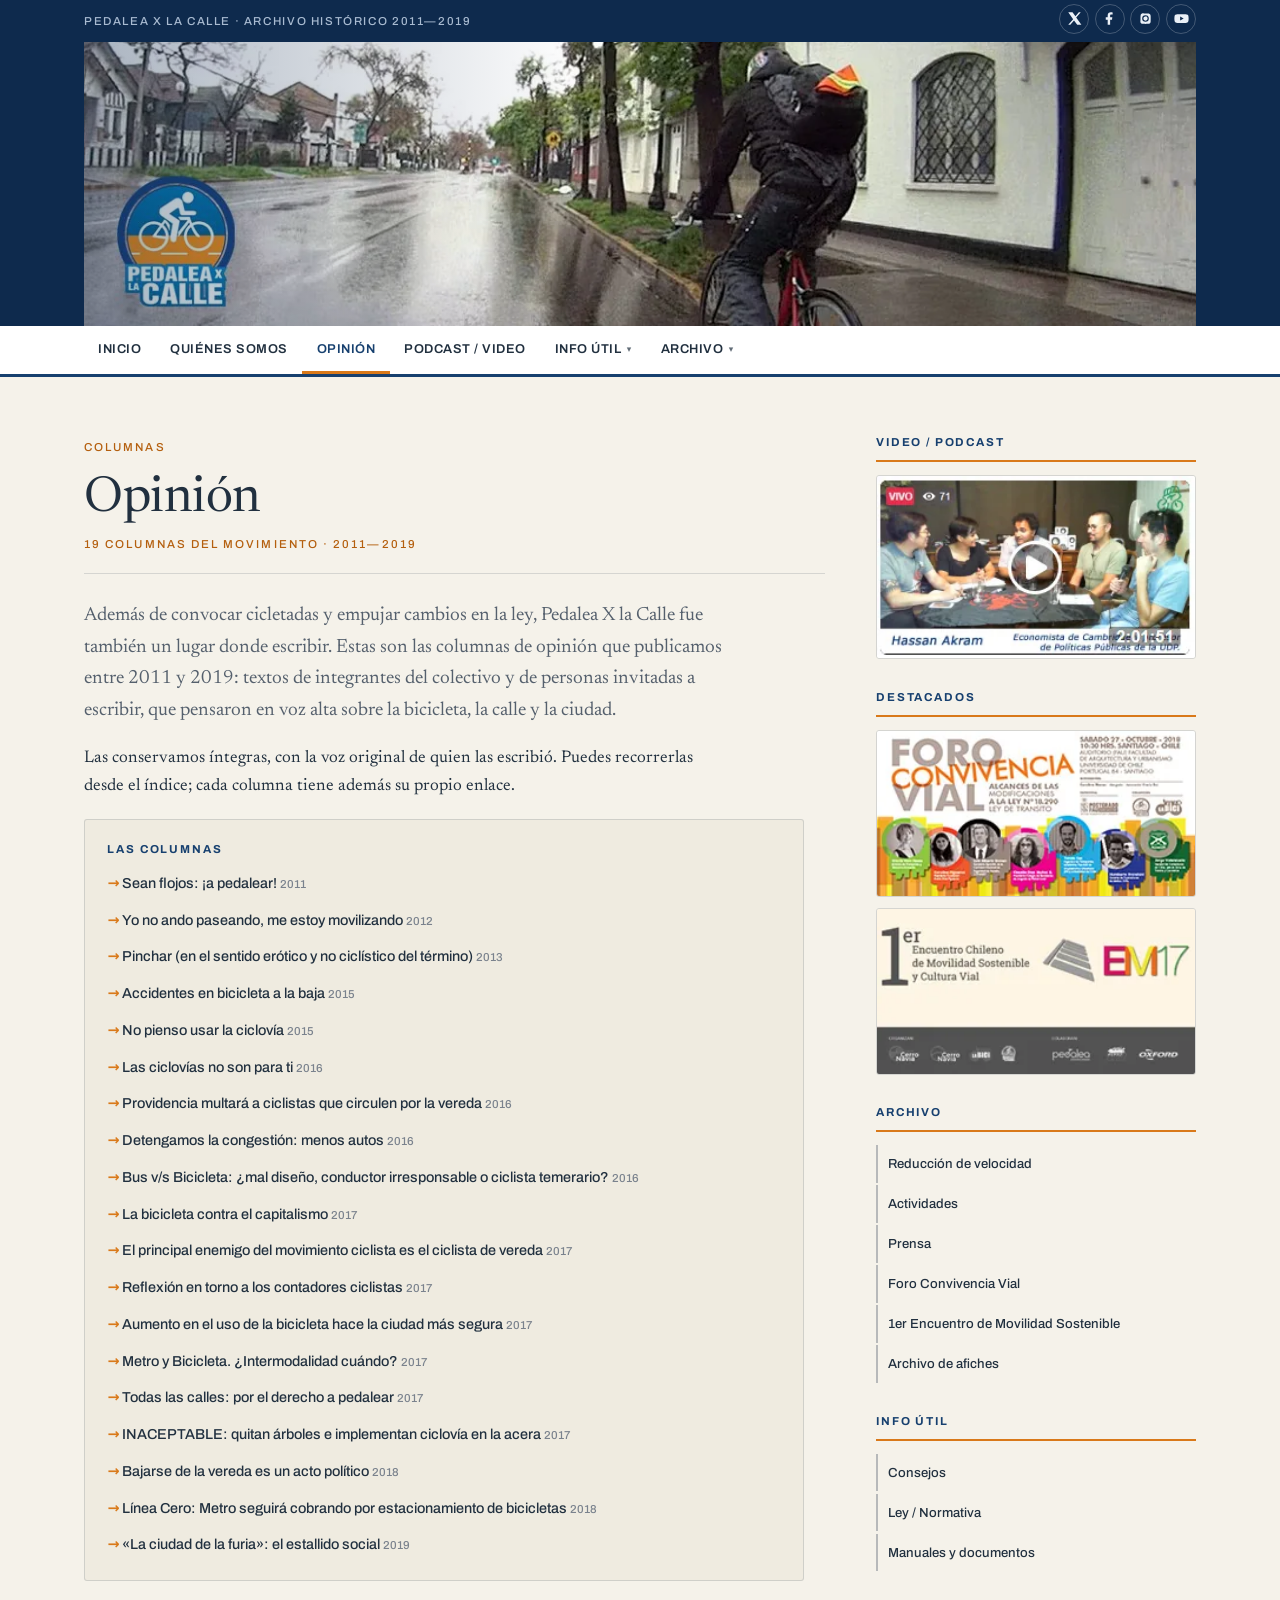
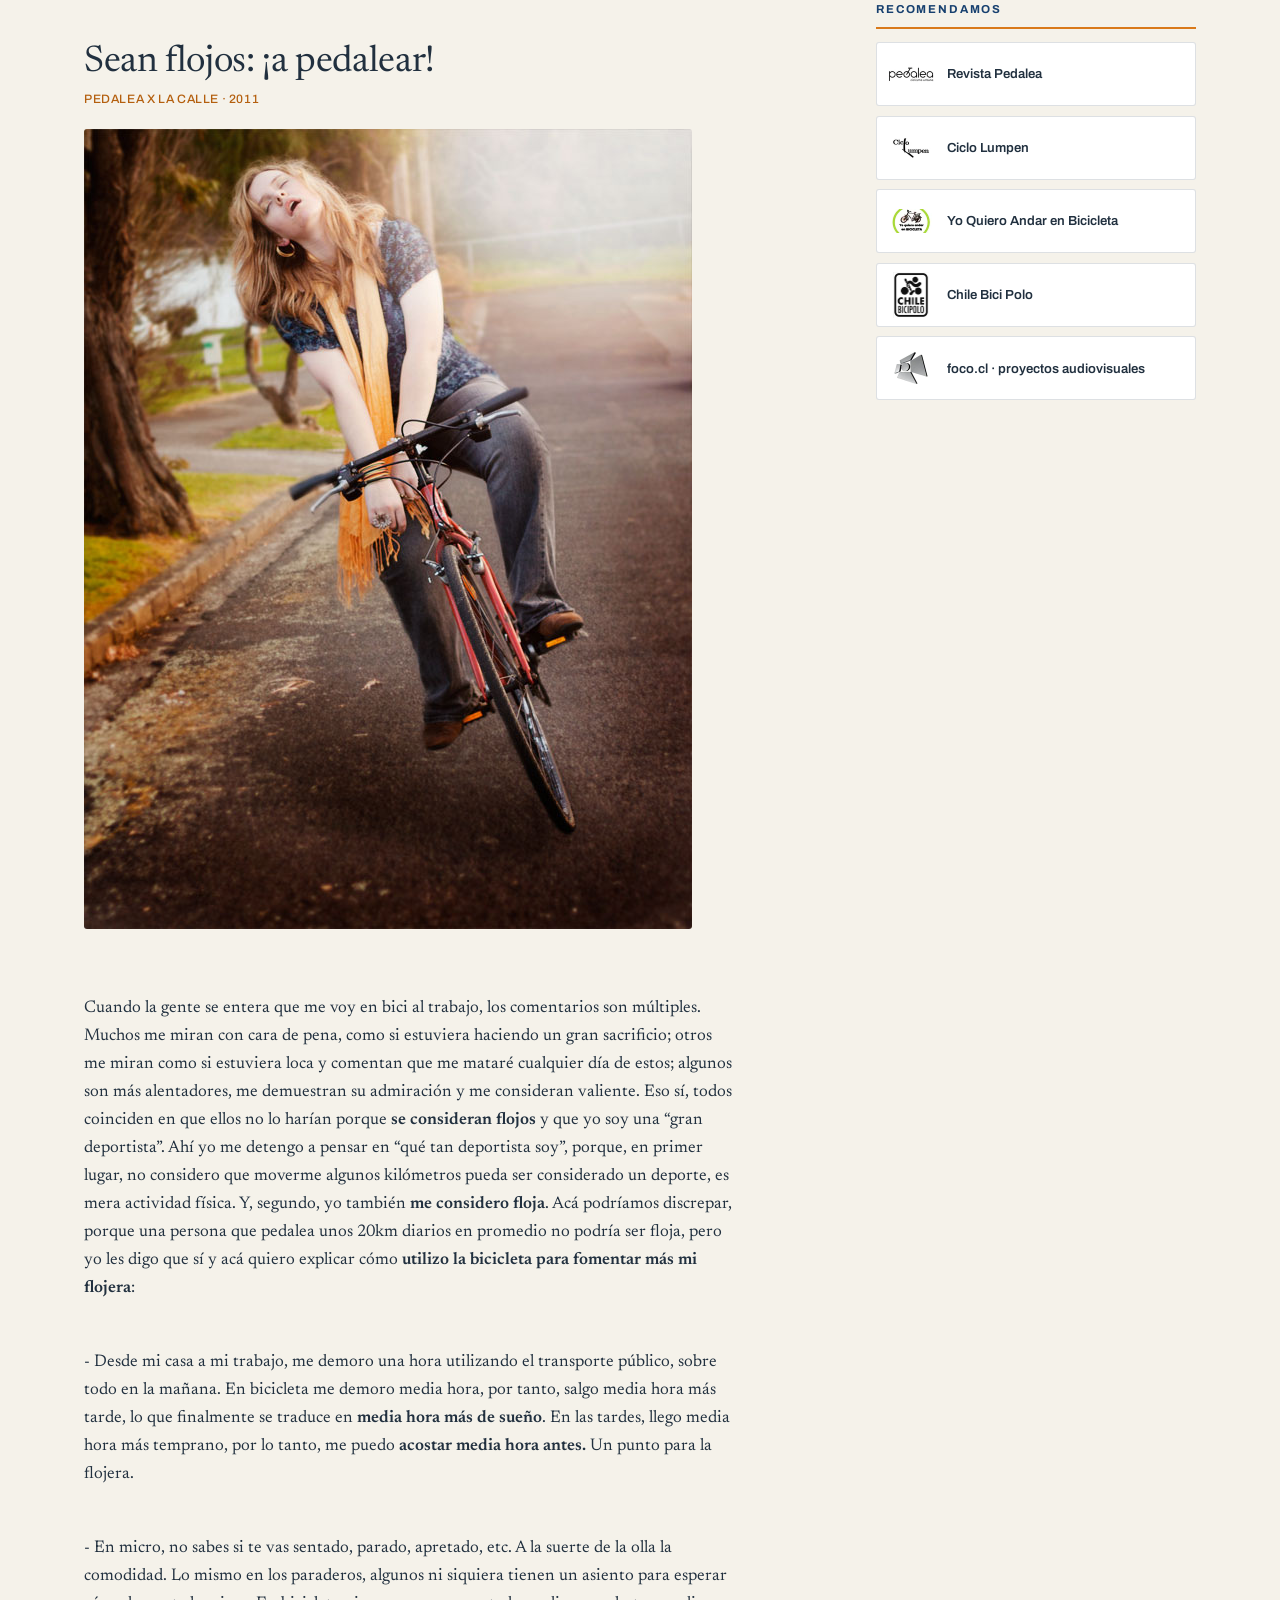
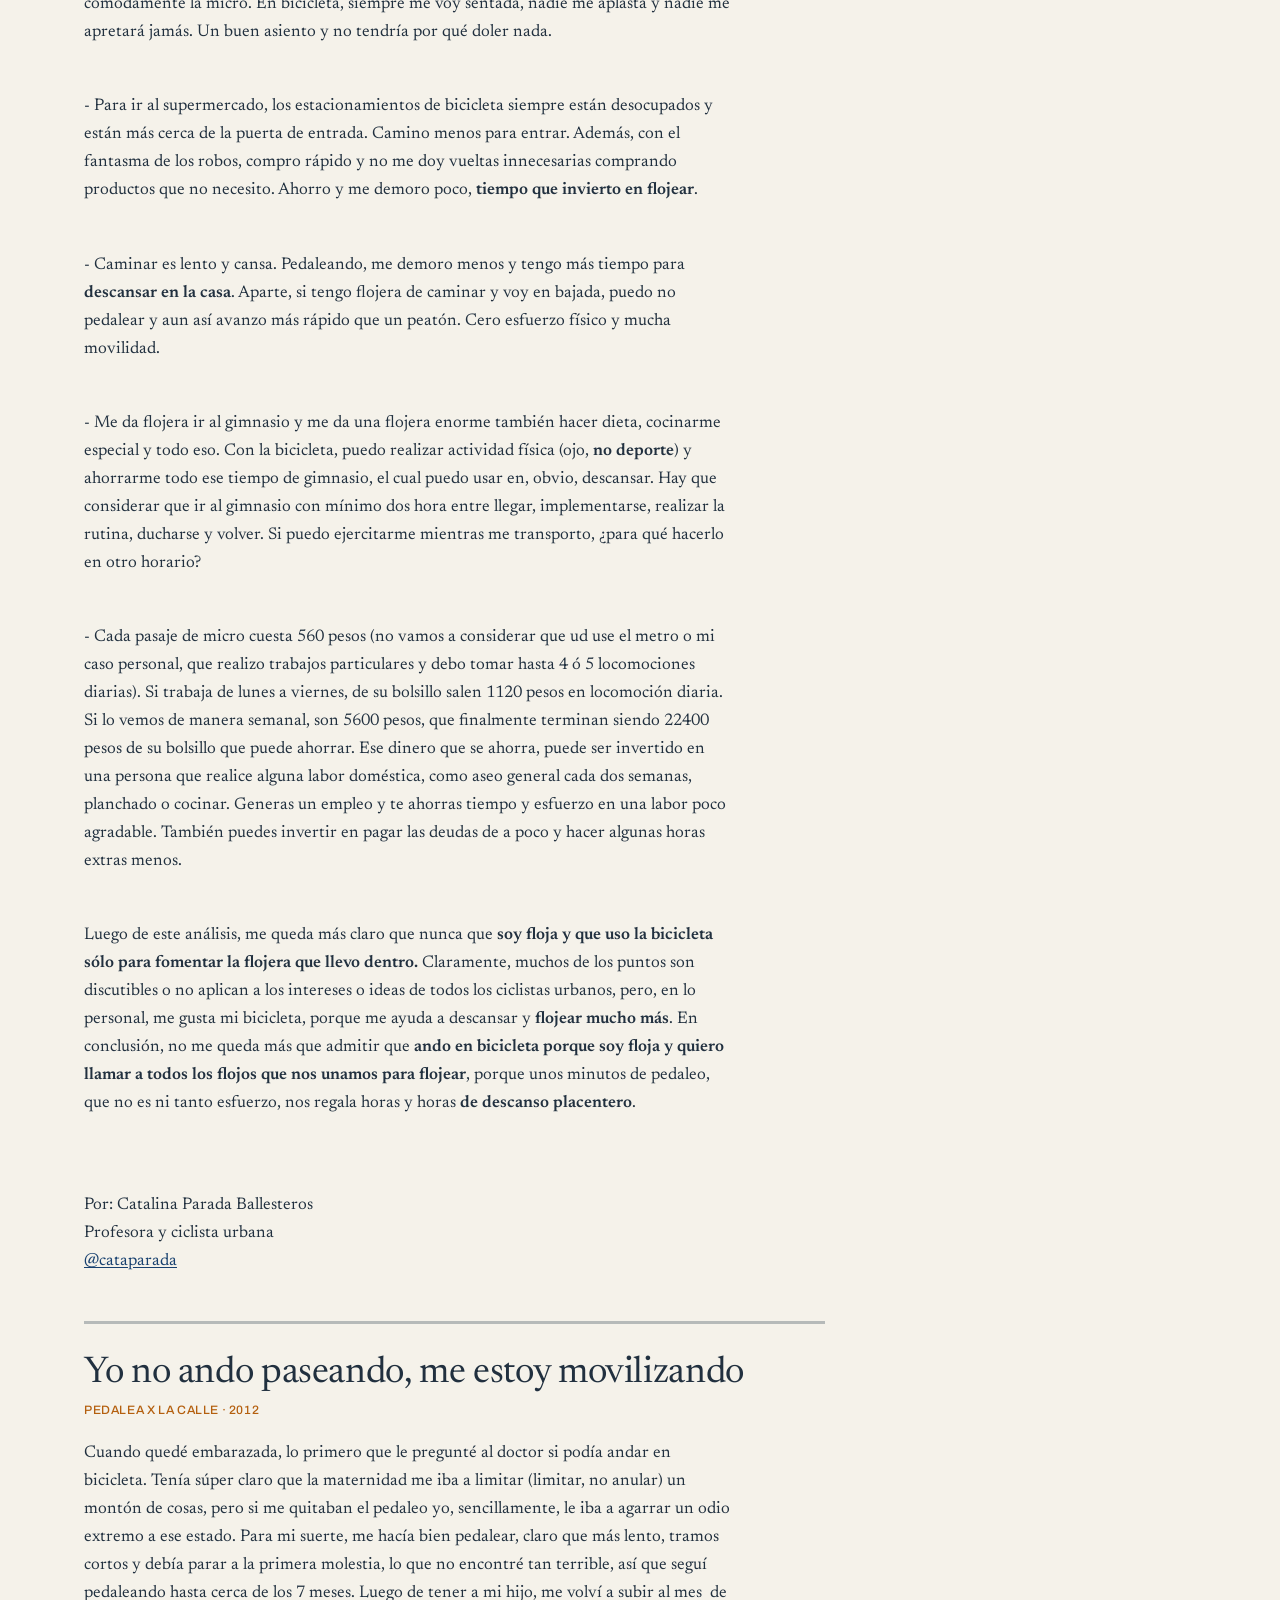
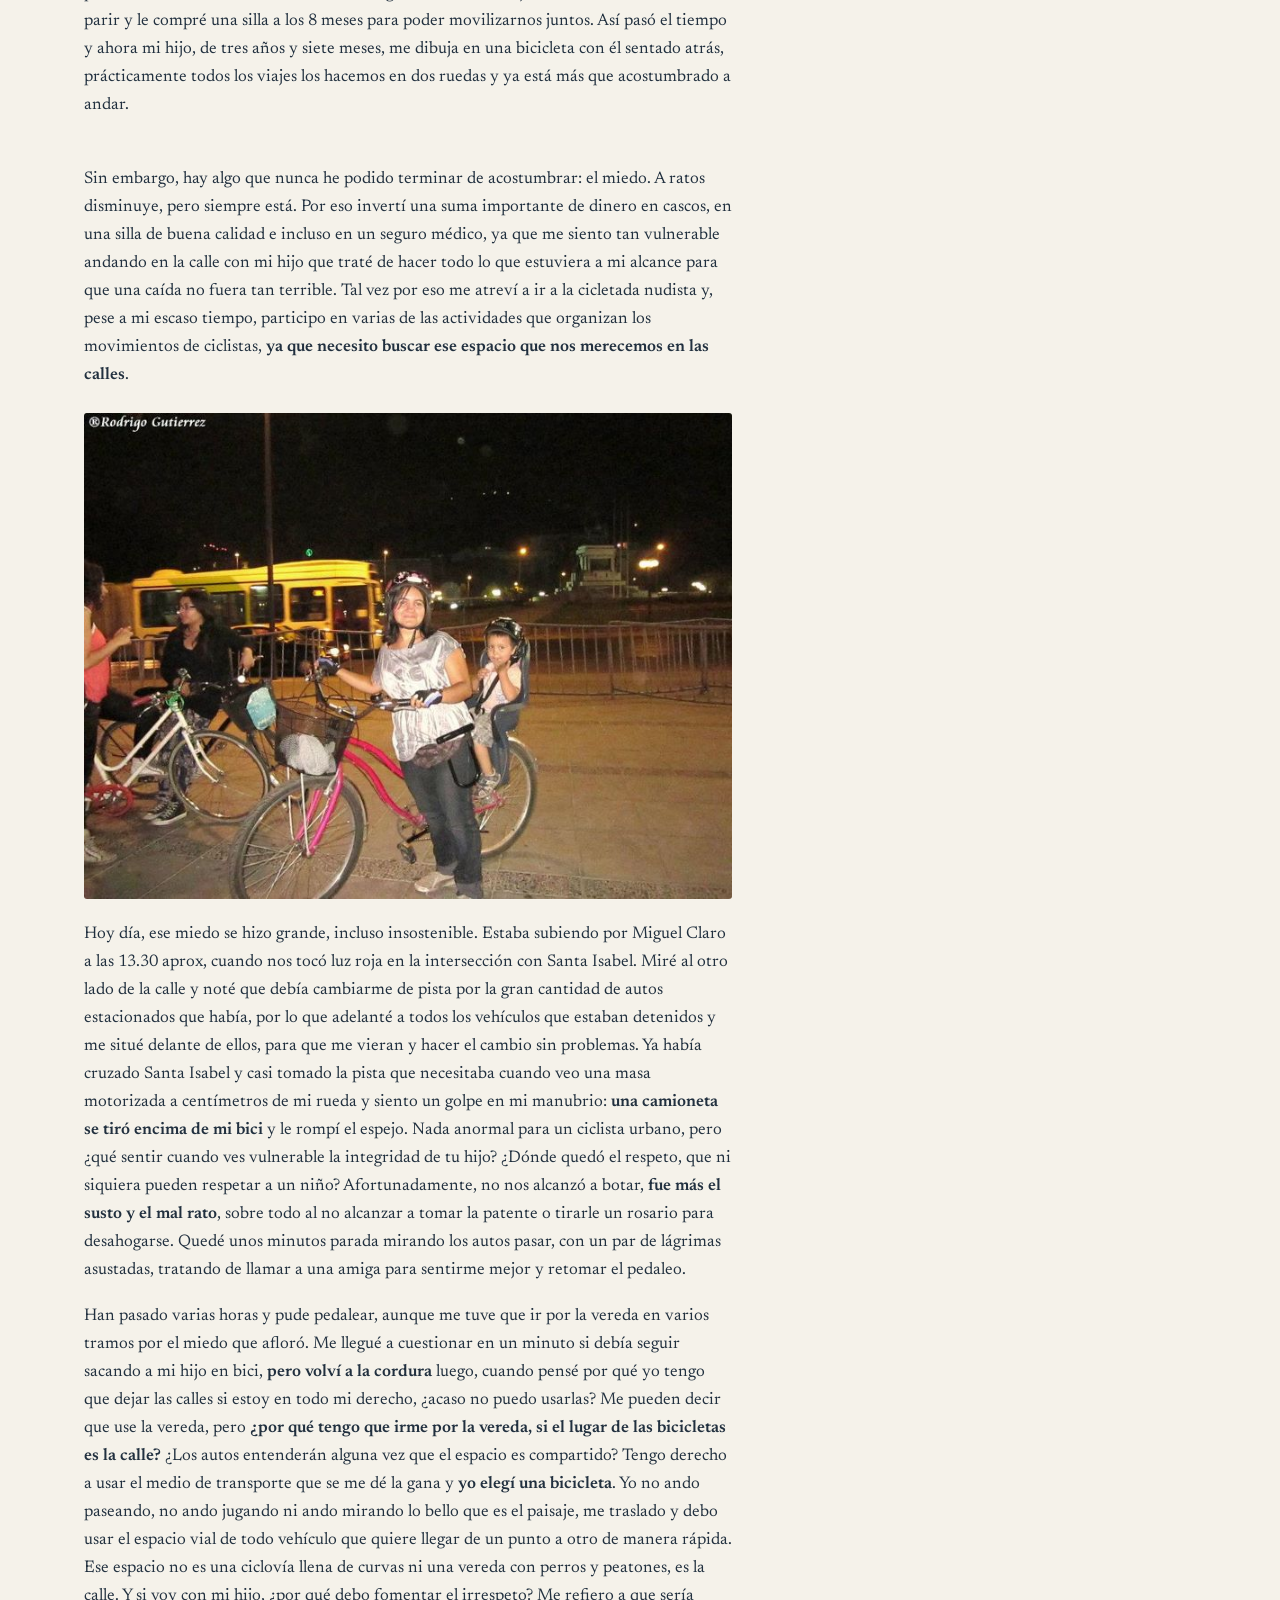
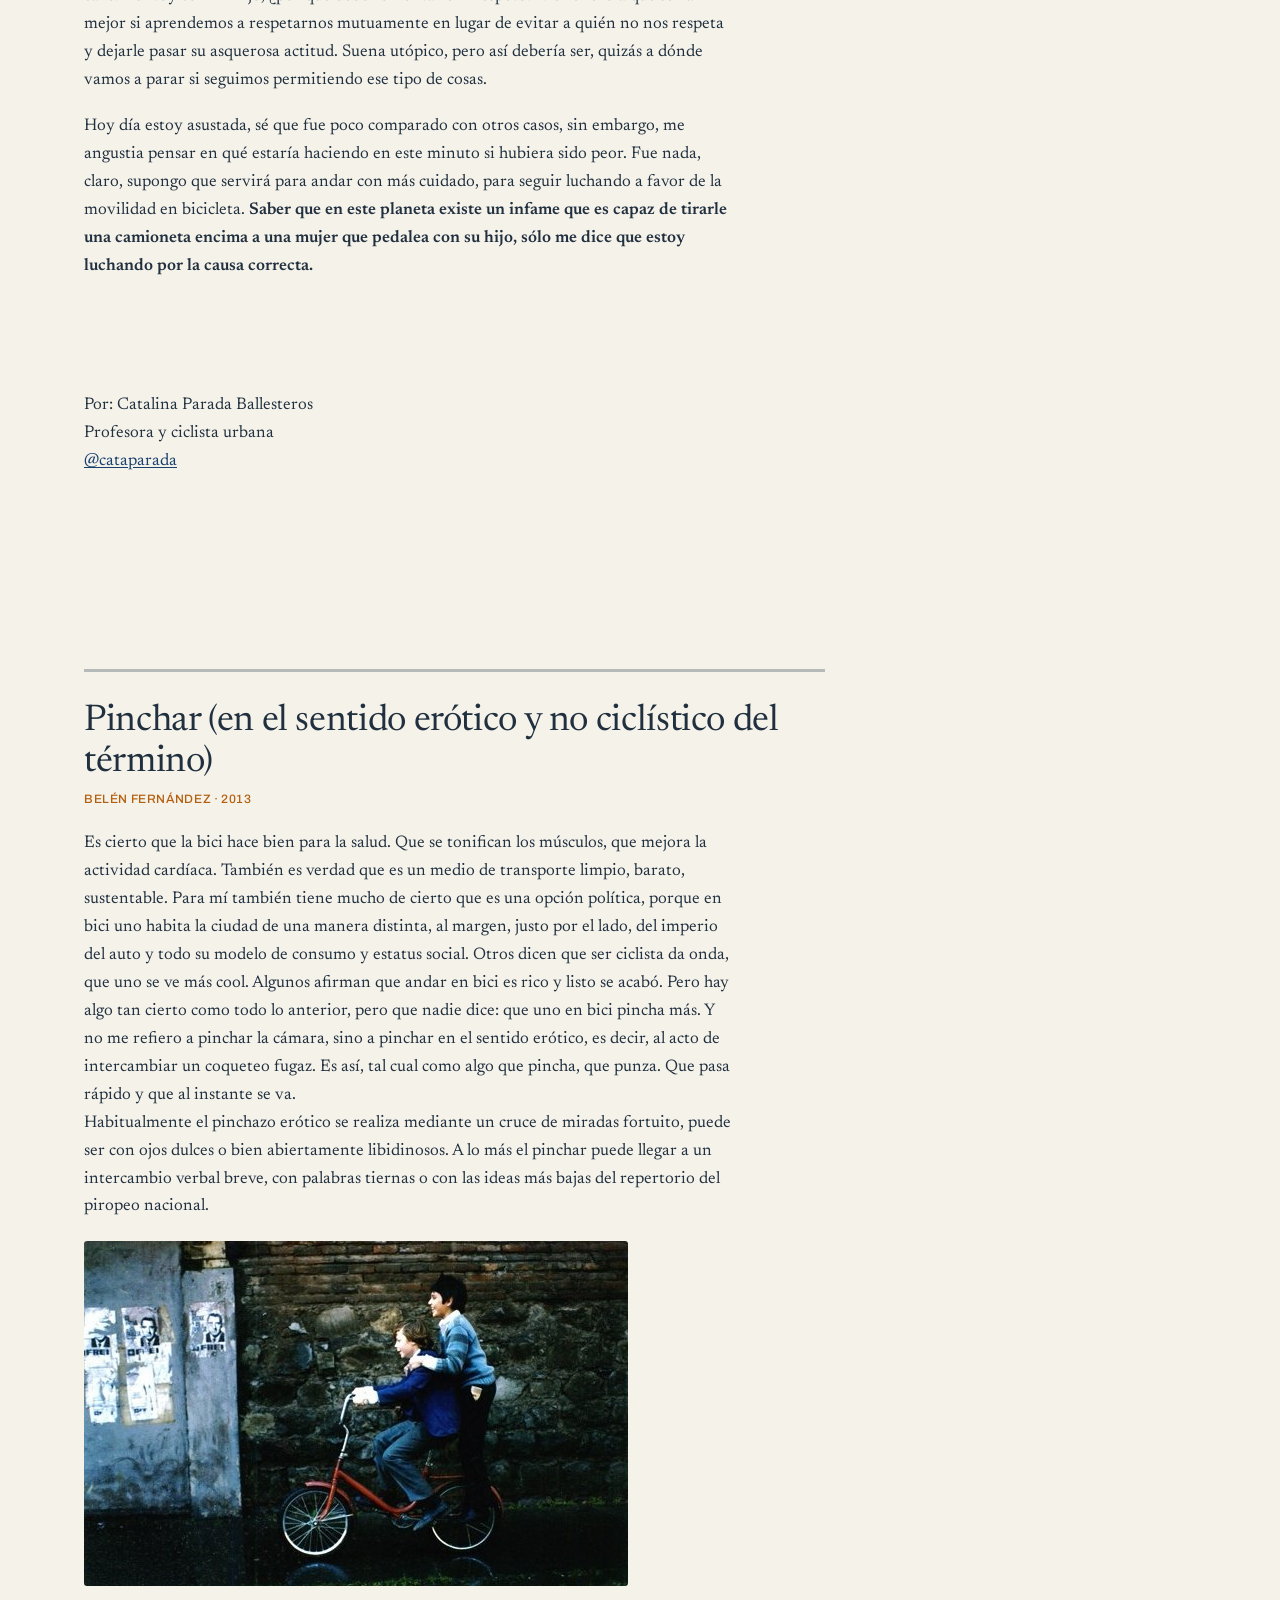
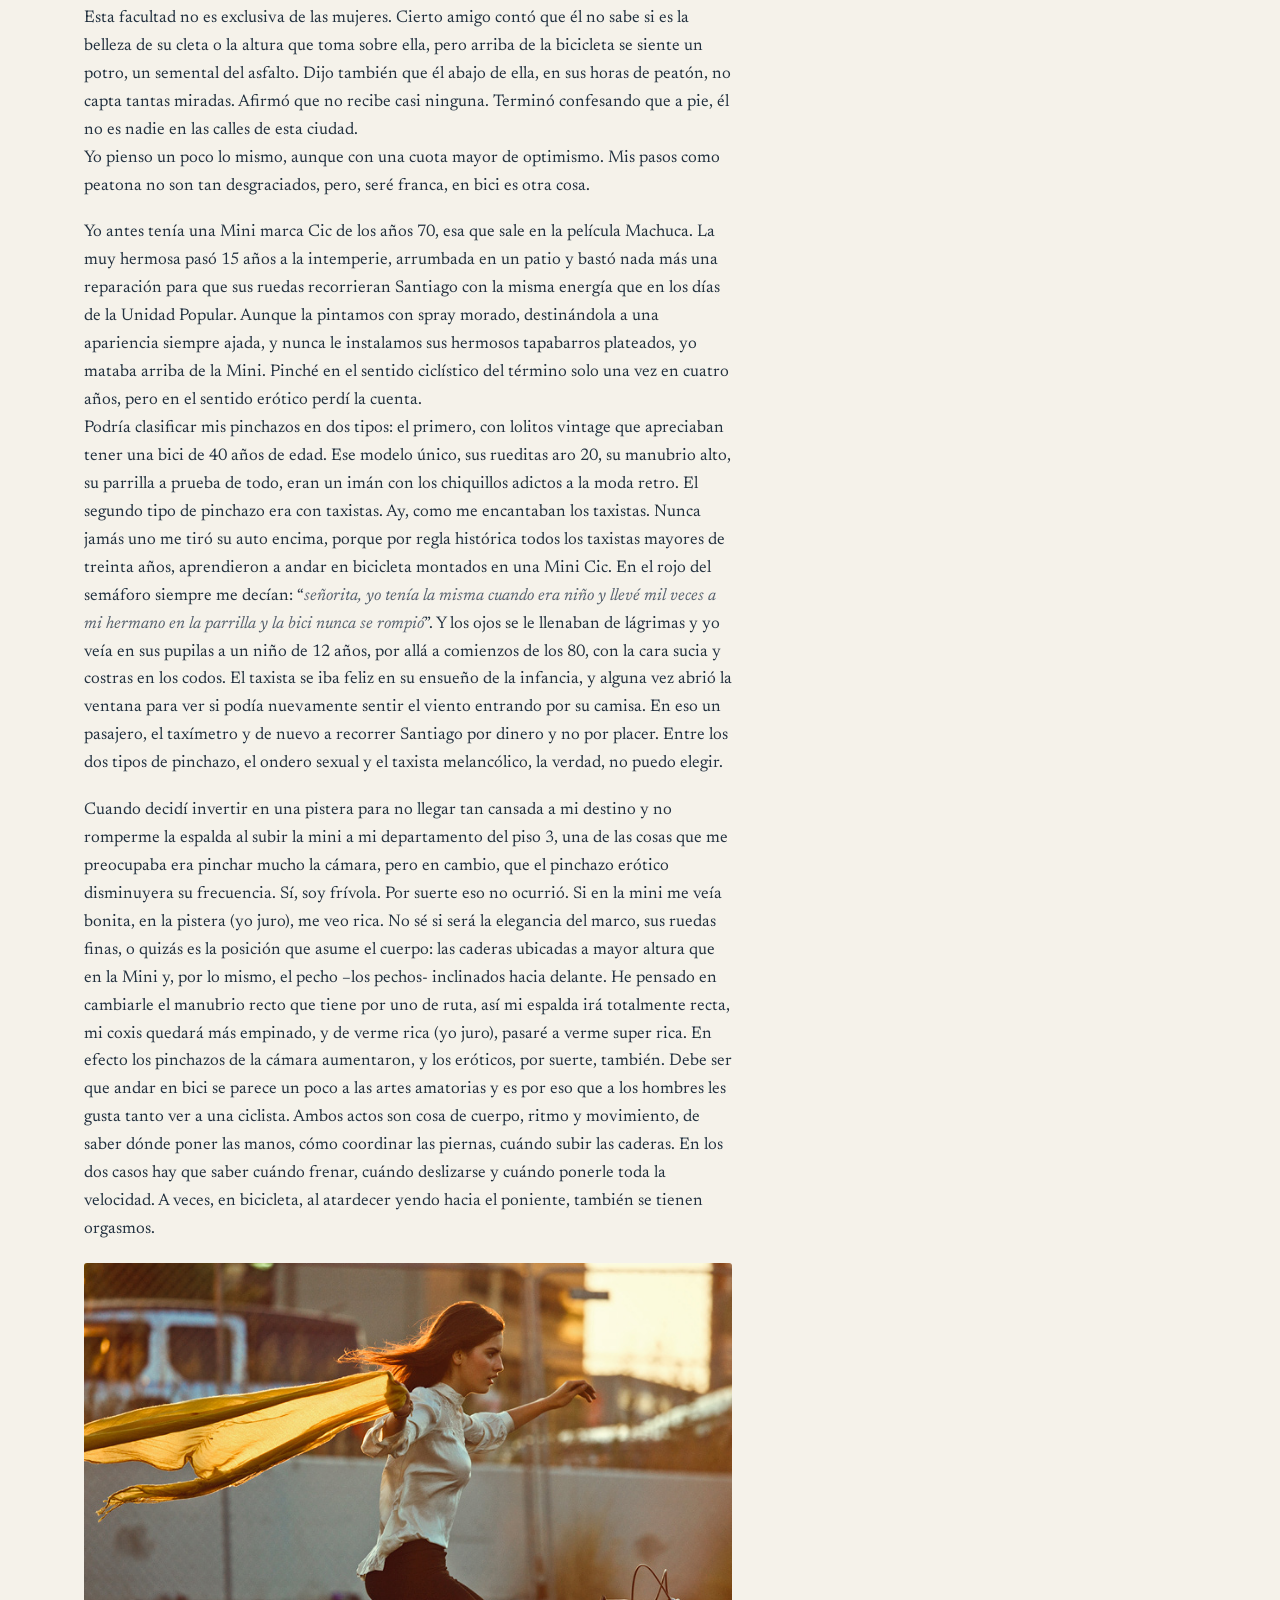
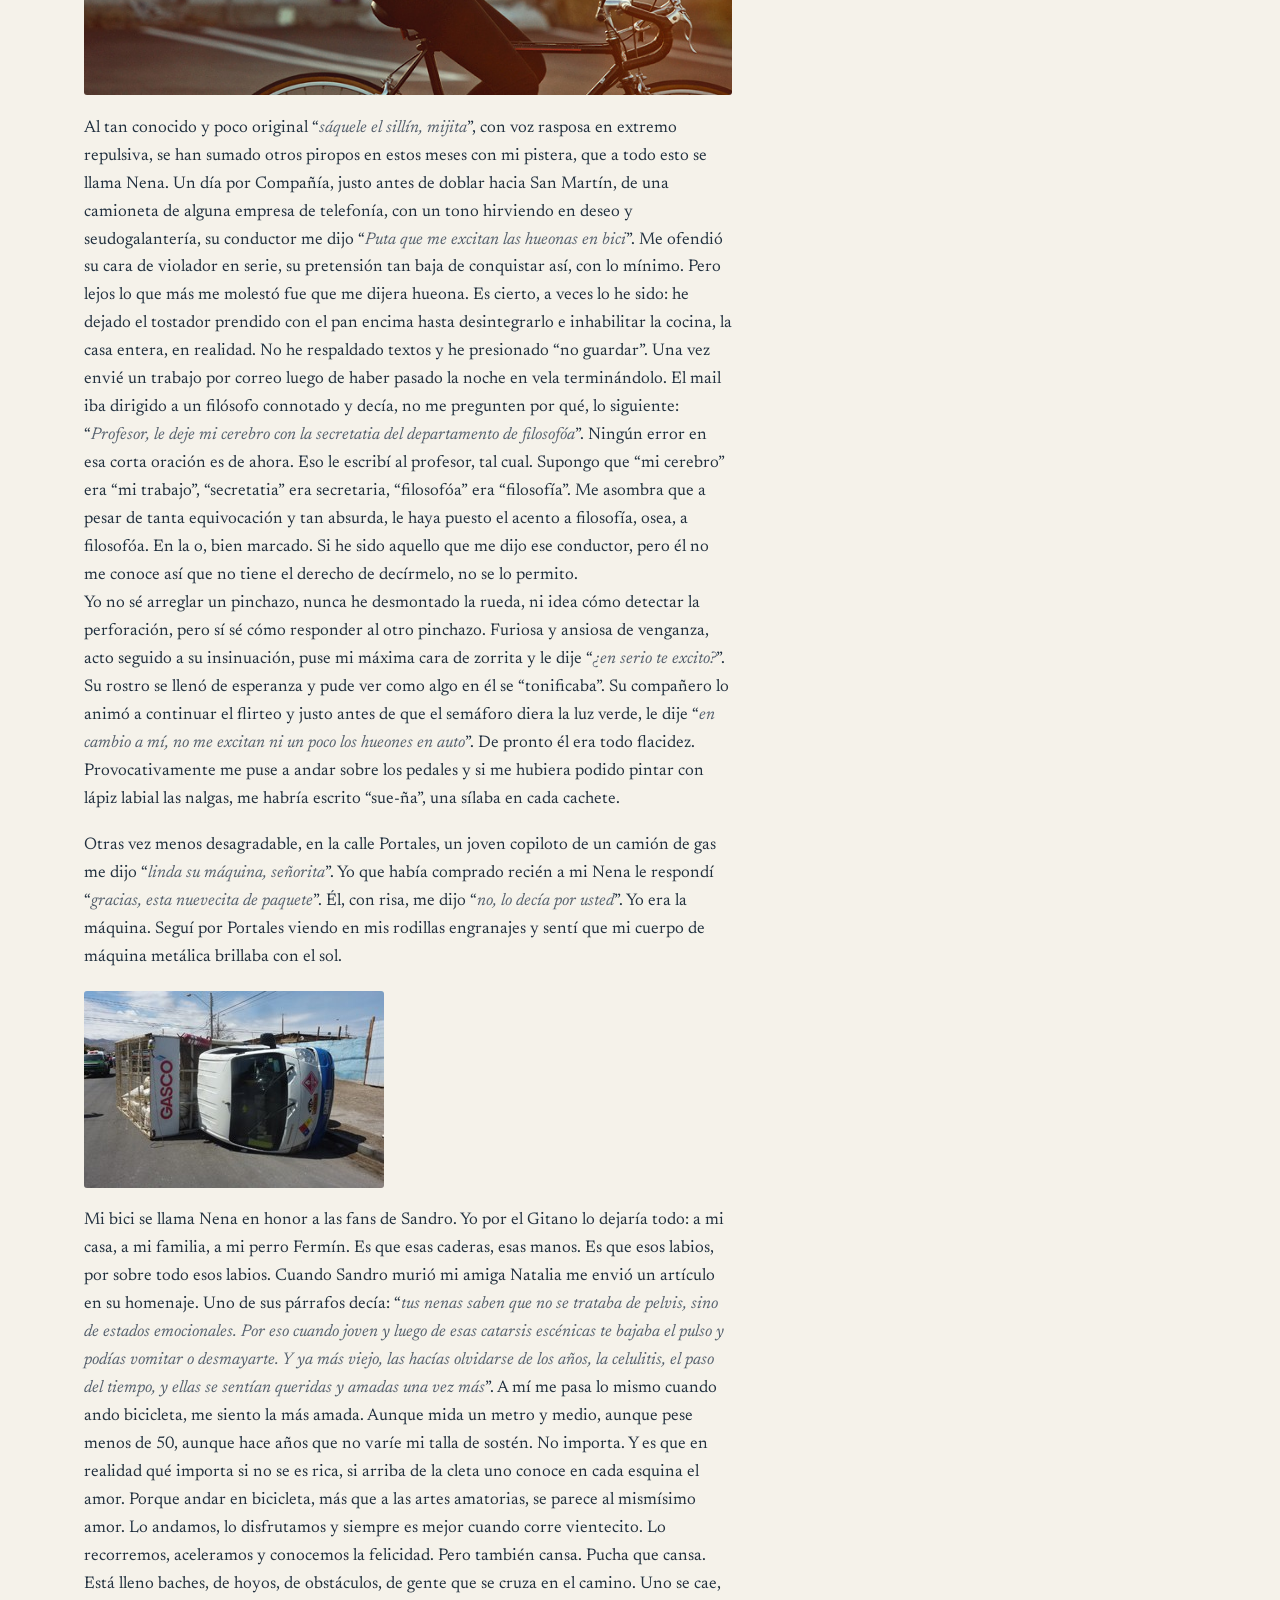
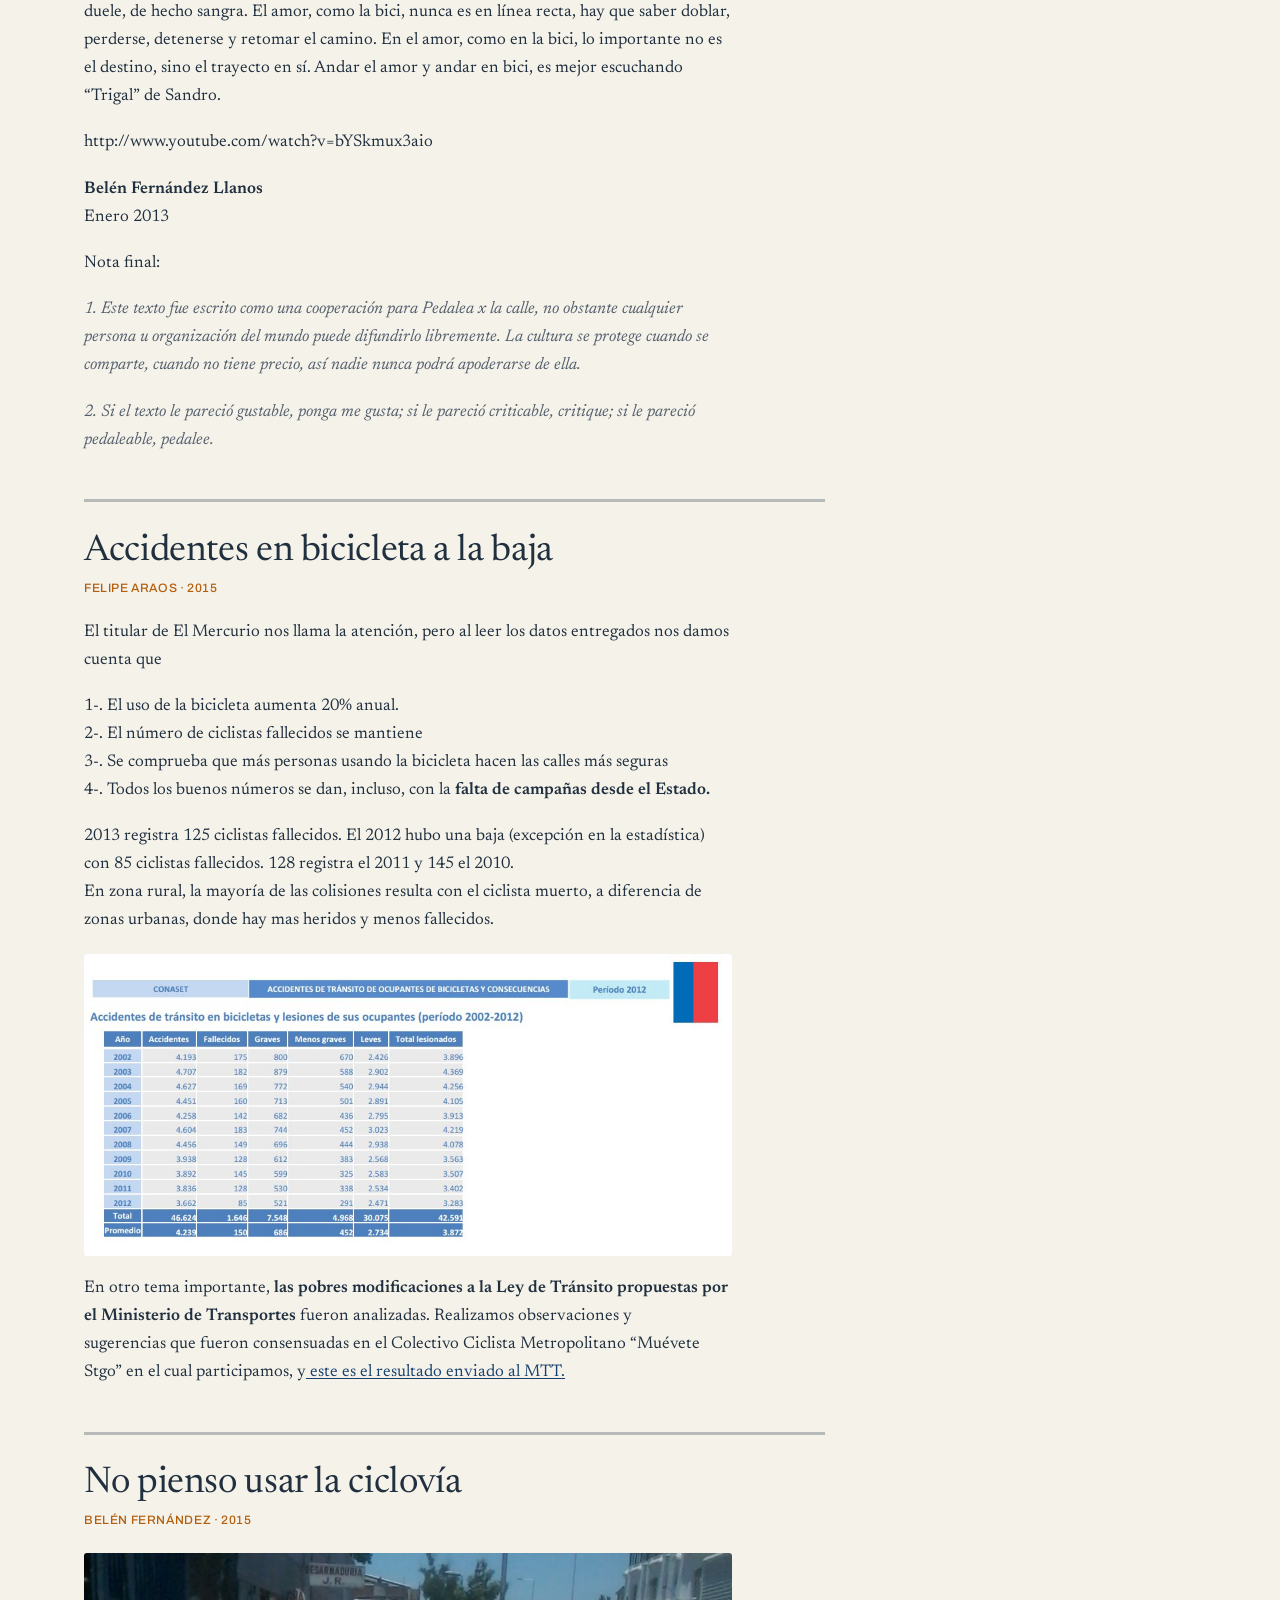
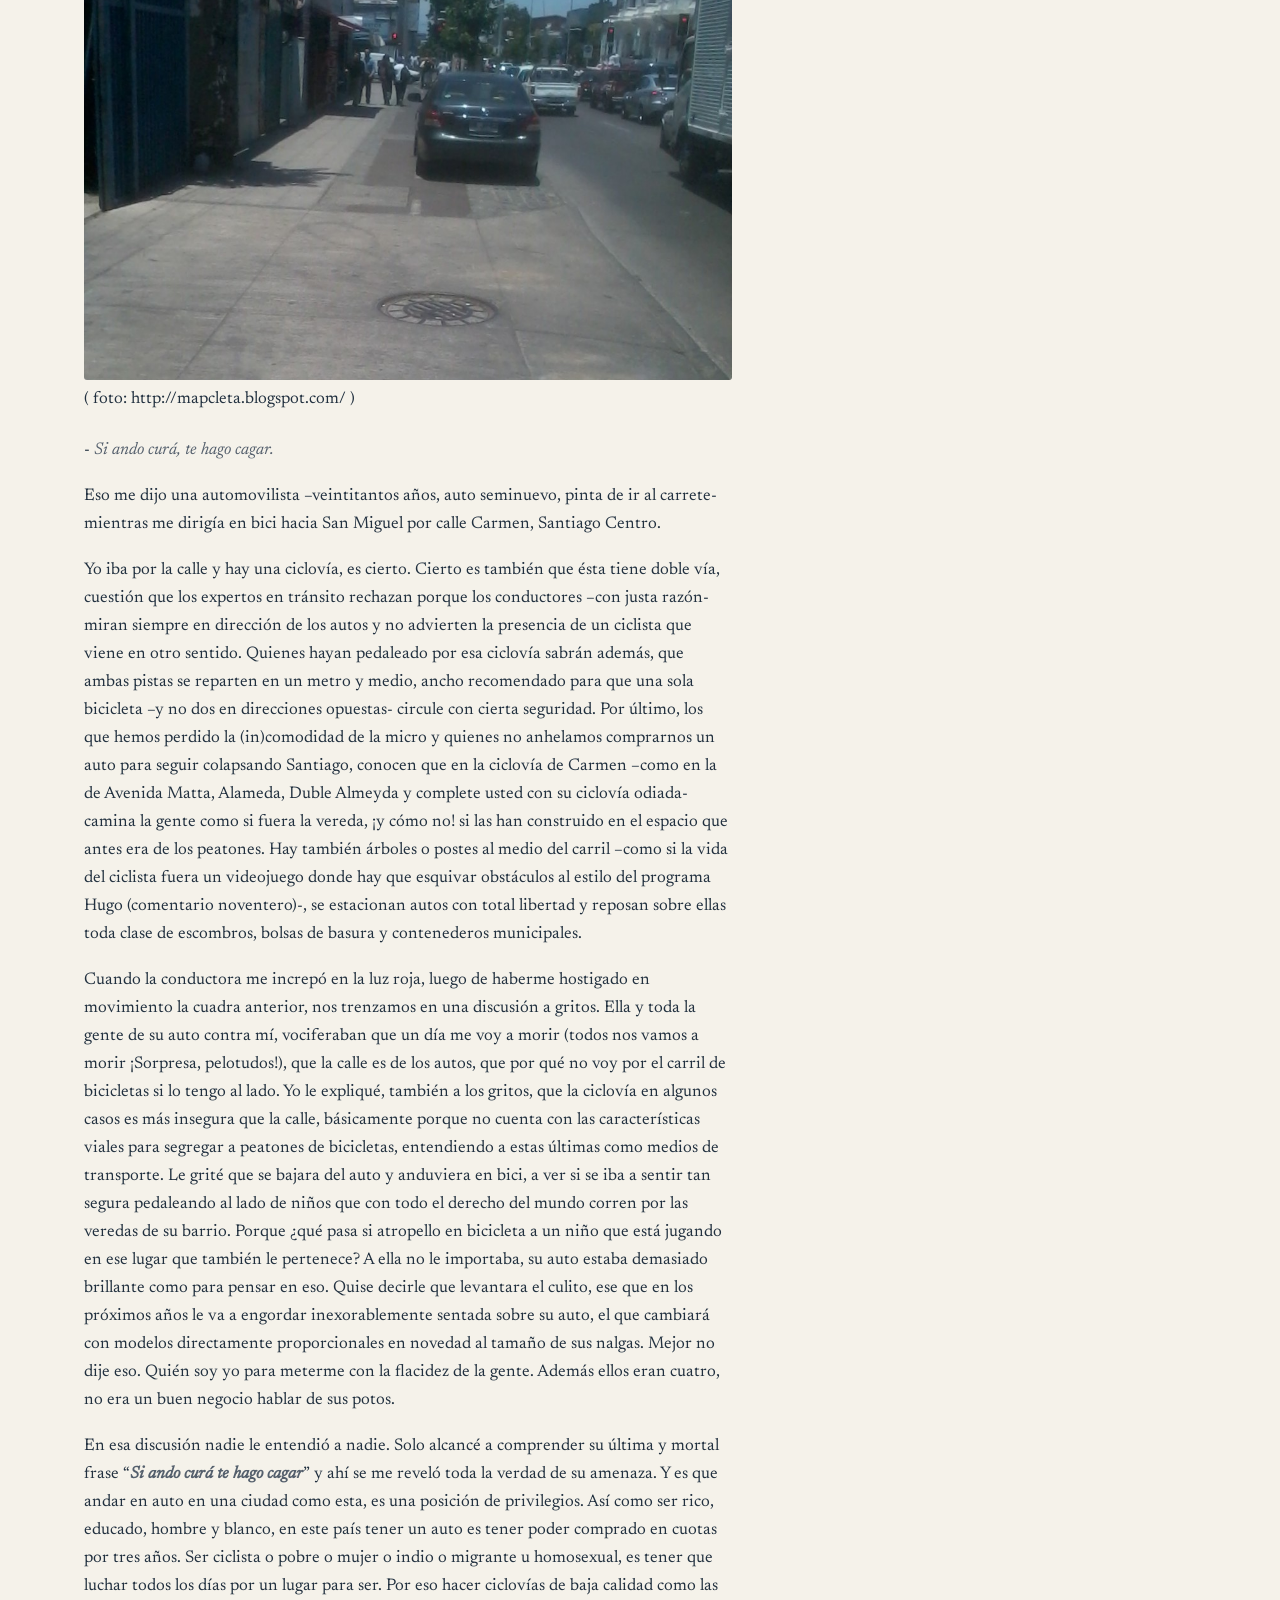
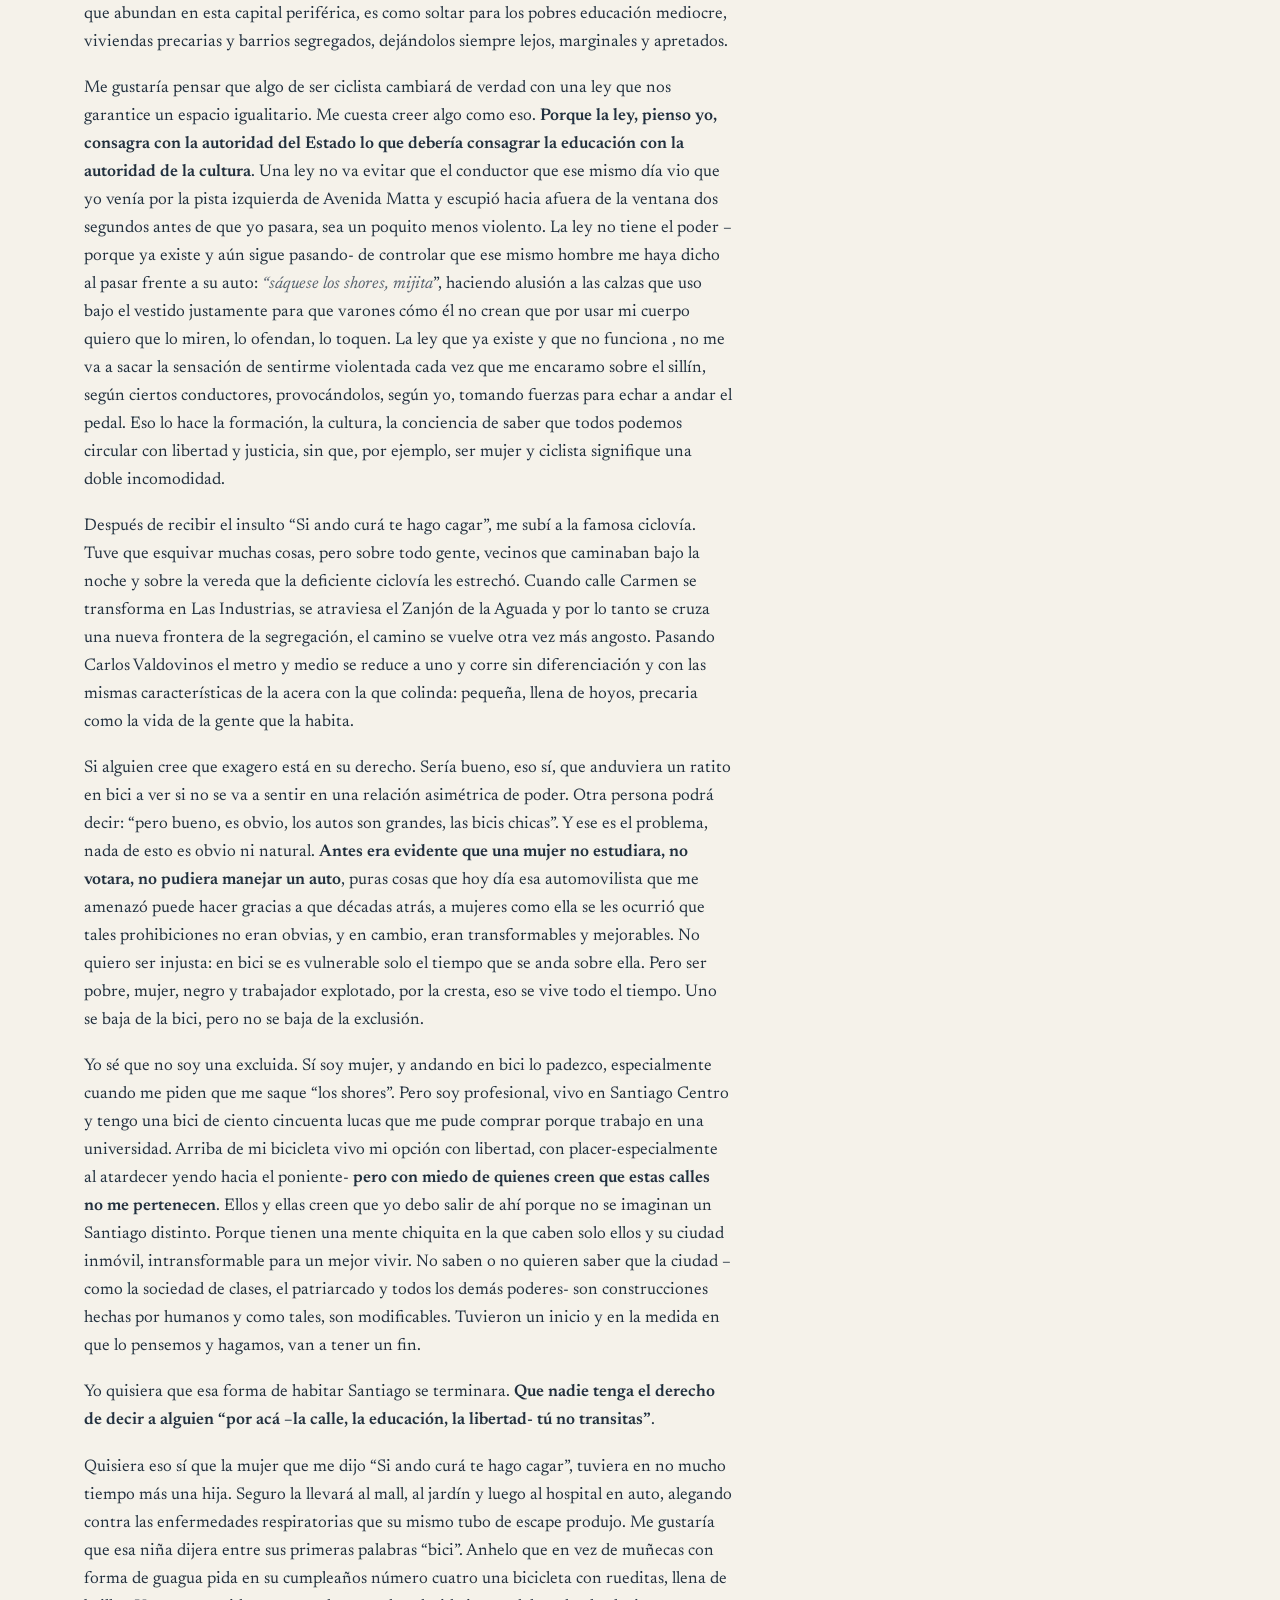
<file: opinion.html>
<!DOCTYPE html>
<html lang="es">
<head>
  <meta charset="UTF-8">
  <meta name="viewport" content="width=device-width, initial-scale=1.0">
  <title>Opinión · Pedalea X la Calle</title>
  <meta name="description" content="Opinión — archivo histórico de Pedalea X la Calle.">
  <!-- Los dos subconjuntos latinos que se usan de entrada. Sin este preload el
       navegador recien los descubre despues de bajar y leer estilo.css. -->
  <link rel="preload" href="fonts/newreader-4.woff2" as="font" type="font/woff2" crossorigin>
  <link rel="preload" href="fonts/archivo-3.woff2" as="font" type="font/woff2" crossorigin>
  <link rel="stylesheet" href="css/estilo.css">

  <!-- Cabecera aleatoria: se elige aqui y se precarga con prioridad alta, para
       que el navegador la pida una sola vez y lo antes posible (elemento LCP). -->
  <script>
    (function () {
      var n = 1 + Math.floor(Math.random() * 3);
      window.__cabecera = "img/cabecera-" + n + ".webp";
      var l = document.createElement("link");
      l.rel = "preload"; l.as = "image"; l.type = "image/webp";
      l.href = window.__cabecera;
      l.setAttribute("fetchpriority", "high");
      document.head.appendChild(l);
    })();
  </script>
</head>
<body>
  <a class="skip" href="#main">Saltar al contenido</a>

  <div class="topbar">
    <div class="wrap topbar__inner">
      <span class="topbar__tag">Pedalea X la Calle · Archivo Histórico 2011—2019</span>
      <ul class="social" aria-label="Redes sociales">
        <li><a href="https://twitter.com/Pedaleaxlacalle" aria-label="Twitter" target="_blank" rel="noopener"><svg viewBox="0 0 24 24" aria-hidden="true"><path d="M18.9 2H22l-7.3 8.3L23 22h-6.6l-5.2-6.8L5.3 22H2l7.8-8.9L2 2h6.8l4.7 6.2L18.9 2z"/></svg></a></li>
        <li><a href="https://facebook.com/PedaleaXlaCalle" aria-label="Facebook" target="_blank" rel="noopener"><svg viewBox="0 0 24 24" aria-hidden="true"><path d="M13 22v-8h3l.5-4H13V7.5c0-1.1.3-1.8 1.9-1.8H17V2.2c-.4 0-1.6-.1-3-.1-2.9 0-4.9 1.8-4.9 5v2.8H6v4h3.1v8H13z"/></svg></a></li>
        <li><a href="https://instagram.com/pedaleaxlacalle" aria-label="Instagram" target="_blank" rel="noopener"><svg viewBox="0 0 24 24" aria-hidden="true"><path d="M12 4c2.6 0 3 0 4 .06 1 .05 1.5.2 1.9.35.5.18.8.4 1.2.8.4.4.6.7.8 1.2.15.4.3.9.35 1.9.06 1 .06 1.4.06 4s0 3-.06 4c-.05 1-.2 1.5-.35 1.9-.18.5-.4.8-.8 1.2-.4.4-.7.6-1.2.8-.4.15-.9.3-1.9.35-1 .06-1.4.06-4 .06s-3 0-4-.06c-1-.05-1.5-.2-1.9-.35-.5-.18-.8-.4-1.2-.8-.4-.4-.6-.7-.8-1.2-.15-.4-.3-.9-.35-1.9C4 15 4 14.6 4 12s0-3 .06-4c.05-1 .2-1.5.35-1.9.18-.5.4-.8.8-1.2.4-.4.7-.6 1.2-.8.4-.15.9-.3 1.9-.35C9 4 9.4 4 12 4zm0 2.7A5.3 5.3 0 1 0 12 17.3 5.3 5.3 0 0 0 12 6.7zm0 1.9A3.4 3.4 0 1 1 12 15.4 3.4 3.4 0 0 1 12 8.6zm5.5-.9a1.25 1.25 0 1 1 0 2.5 1.25 1.25 0 0 1 0-2.5z"/></svg></a></li>
        <li><a href="https://www.youtube.com/@pedaleaxlacalle" aria-label="YouTube" target="_blank" rel="noopener"><svg viewBox="0 0 24 24" aria-hidden="true"><path d="M23 7.5a3 3 0 0 0-2.1-2.1C19 5 12 5 12 5s-7 0-8.9.4A3 3 0 0 0 1 7.5 31 31 0 0 0 .6 12 31 31 0 0 0 1 16.5a3 3 0 0 0 2.1 2.1C5 19 12 19 12 19s7 0 8.9-.4a3 3 0 0 0 2.1-2.1A31 31 0 0 0 23.4 12 31 31 0 0 0 23 7.5zM9.8 15.3V8.7l5.7 3.3-5.7 3.3z"/></svg></a></li>
      </ul>
    </div>
  </div>

  <header class="masthead">
    <div class="wrap">
      <a class="banner" href="index.html" aria-label="Pedalea X la Calle — inicio">
        <img id="banner" width="1144" height="292" fetchpriority="high"
             alt="Pedalea X la Calle — ciclistas ocupando la calle en Santiago">
        <noscript><img src="img/cabecera-1.webp" width="1144" height="292"
             alt="Ciclistas ocupando la calle en Santiago"></noscript>
      </a>
      <script>document.getElementById("banner").src = window.__cabecera;</script>
    </div>
  </header>

  <nav class="mainnav" aria-label="Menú principal">
    <div class="wrap mainnav__inner">
      <button class="nav-toggle" aria-expanded="false" aria-controls="menu">☰ Menú</button>
      <ul class="menu" id="menu">
        <li><a href="index.html">Inicio</a></li>
        <li><a href="quienes-somos.html">Quiénes somos</a></li>
        <li><a href="opinion.html">Opinión</a></li>
        <li><a href="podcast-video.html">Podcast / Video</a></li>
        <li class="has-sub">
          <button class="menu__btn" aria-expanded="false">Info útil</button>
          <ul class="submenu">
            <li class="submenu__label">Recursos</li>
            <li><a href="consejos.html">Consejos</a></li>
            <li><a href="normativa.html">Ley / Normativa</a></li>
            <li><a href="manuales.html">Manuales y documentos</a></li>
          </ul>
        </li>
        <li class="has-sub">
          <button class="menu__btn" aria-expanded="false">Archivo</button>
          <ul class="submenu">
            <li class="submenu__label">Campañas e hitos</li>
            <li><a href="reduccion-velocidad.html">Reducción de velocidad</a></li>
            <li><a href="actividades.html">Actividades</a></li>
            <li><a href="prensa.html">Prensa</a></li>
            <li><a href="foro-convivencia-vial.html">Foro Convivencia Vial</a></li>
            <li><a href="encuentro-movilidad.html">1er Encuentro de Movilidad Sostenible</a></li>
            <li><a href="archivo-afiches.html">Archivo de afiches</a></li>
          </ul>
        </li>
      </ul>
    </div>
  </nav>

  <div class="wrap layout">

    <main class="content" id="main">
      <div class="page-title">
        <span class="kicker">Columnas</span>
        <h1>Opinión</h1>
        <span class="kicker" style="display:block;margin-top:.6rem">19 columnas del movimiento · 2011—2019</span>
      </div>

      <div class="prose" style="max-width:72ch">
        <p class="article-lead">Además de convocar cicletadas y empujar cambios en la ley, Pedalea X la Calle fue también un lugar donde escribir. Estas son las columnas de opinión que publicamos entre 2011 y 2019: textos de integrantes del colectivo y de personas invitadas a escribir, que pensaron en voz alta sobre la bicicleta, la calle y la ciudad.</p>
        <p>Las conservamos íntegras, con la voz original de quien las escribió. Puedes recorrerlas desde el índice; cada columna tiene además su propio enlace.</p>
      </div>

      <nav class="toc" aria-label="Índice de columnas" style="max-width:72ch">
        <h2>Las columnas</h2>
        <ul>
            <li><a href="#sean-flojos-a-pedalear">Sean flojos: ¡a pedalear! <span class="toc-year">2011</span></a></li>
            <li><a href="#yo-no-ando-paseando">Yo no ando paseando, me estoy movilizando <span class="toc-year">2012</span></a></li>
            <li><a href="#pinchar-en-el-sentido-erotico">Pinchar (en el sentido erótico y no ciclístico del término) <span class="toc-year">2013</span></a></li>
            <li><a href="#accidentes-en-baja">Accidentes en bicicleta a la baja <span class="toc-year">2015</span></a></li>
            <li><a href="#no-pienso-usar-la-ciclovia">No pienso usar la ciclovía <span class="toc-year">2015</span></a></li>
            <li><a href="#las-ciclovias-no-son-para-ti">Las ciclovías no son para ti <span class="toc-year">2016</span></a></li>
            <li><a href="#providencia-multa-ciclistas">Providencia multará a ciclistas que circulen por la vereda <span class="toc-year">2016</span></a></li>
            <li><a href="#detengamos-la-congestion">Detengamos la congestión: menos autos <span class="toc-year">2016</span></a></li>
            <li><a href="#bus-vs-bicicleta">Bus v/s Bicicleta: ¿mal diseño, conductor irresponsable o ciclista temerario? <span class="toc-year">2016</span></a></li>
            <li><a href="#la-bicicleta-contra-el-capitalismo">La bicicleta contra el capitalismo <span class="toc-year">2017</span></a></li>
            <li><a href="#enemigo-ciclista">El principal enemigo del movimiento ciclista es el ciclista de vereda <span class="toc-year">2017</span></a></li>
            <li><a href="#contadores-de-ciclistas">Reflexión en torno a los contadores ciclistas <span class="toc-year">2017</span></a></li>
            <li><a href="#mas-bicis-es-mas-seguro">Aumento en el uso de la bicicleta hace la ciudad más segura <span class="toc-year">2017</span></a></li>
            <li><a href="#metro-y-bicicleta">Metro y Bicicleta. ¿Intermodalidad cuándo? <span class="toc-year">2017</span></a></li>
            <li><a href="#descida-a-santos-brasil">Todas las calles: por el derecho a pedalear <span class="toc-year">2017</span></a></li>
            <li><a href="#inaceptable-talan-arboles">INACEPTABLE: quitan árboles e implementan ciclovía en la acera <span class="toc-year">2017</span></a></li>
            <li><a href="#bajarse-d-vereda-acto-politico">Bajarse de la vereda es un acto político <span class="toc-year">2018</span></a></li>
            <li><a href="#linea-cero-metro-bicicletas">Línea Cero: Metro seguirá cobrando por estacionamiento de bicicletas <span class="toc-year">2018</span></a></li>
            <li><a href="#la-ciudad-de-la-furia">«La ciudad de la furia»: el estallido social <span class="toc-year">2019</span></a></li>
        </ul>
      </nav>

        <article class="columna">
          <h2 id="sean-flojos-a-pedalear">Sean flojos: ¡a pedalear!</h2>
          <p class="col-meta">Pedalea X la Calle · 2011</p>
          <div class="prose">
<p><img src="img/opinion/sean-flojos-a-pedalear-1.jpg" alt="" class="zoomable" loading="lazy"><br>
<p>Cuando la gente se entera que me voy en bici al trabajo, los comentarios son múltiples. Muchos me miran con cara de pena, como si estuviera haciendo un gran sacrificio; otros me miran como si estuviera loca y comentan que me mataré cualquier día de estos; algunos son más alentadores, me demuestran su admiración y me consideran valiente. Eso sí, todos coinciden en que ellos no lo harían porque<strong> se consideran flojos</strong> y que yo soy una “gran deportista”. Ahí yo me detengo a pensar en “qué tan deportista soy”, porque, en primer lugar, no considero que moverme algunos kilómetros pueda ser considerado un deporte, es mera actividad física. Y, segundo, yo también <strong>me considero floja</strong>. Acá podríamos discrepar, porque una persona que pedalea unos 20km diarios en promedio no podría ser floja, pero yo les digo que sí y acá quiero explicar cómo <strong>utilizo la bicicleta para fomentar más mi flojera</strong>:</p><br>
<p>- Desde mi casa a mi trabajo, me demoro una hora utilizando el transporte público, sobre todo en la mañana. En bicicleta me demoro media hora, por tanto, salgo media hora más tarde, lo que finalmente se traduce en <strong>media hora más de sueño</strong>. En las tardes, llego media hora más temprano, por lo tanto, me puedo <strong>acostar media hora antes.</strong> Un punto para la flojera.</p><br>
<p>- En micro, no sabes si te vas sentado, parado, apretado, etc. A la suerte de la olla la comodidad. Lo mismo en los paraderos, algunos ni siquiera tienen un asiento para esperar cómodamente la micro. En bicicleta, siempre me voy sentada, nadie me aplasta y nadie me apretará jamás. Un buen asiento y no tendría por qué doler nada.</p><br>
<p>- Para ir al supermercado, los estacionamientos de bicicleta siempre están desocupados y están más cerca de la puerta de entrada. Camino menos para entrar. Además, con el fantasma de los robos, compro rápido y no me doy vueltas innecesarias comprando productos que no necesito. Ahorro y me demoro poco, <strong>tiempo que invierto en flojear</strong>.</p><br>
<p>- Caminar es lento y cansa. Pedaleando, me demoro menos y tengo más tiempo para <strong>descansar en la casa</strong>. Aparte, si tengo flojera de caminar y voy en bajada, puedo no pedalear y aun así avanzo más rápido que un peatón. Cero esfuerzo físico y mucha movilidad.</p><br>
<p>- Me da flojera ir al gimnasio y me da una flojera enorme también hacer dieta, cocinarme especial y todo eso. Con la bicicleta, puedo realizar actividad física (ojo, <strong>no deporte</strong>) y ahorrarme todo ese tiempo de gimnasio, el cual puedo usar en, obvio, descansar. Hay que considerar que ir al gimnasio con mínimo dos hora entre llegar, implementarse, realizar la rutina, ducharse y volver. Si puedo ejercitarme mientras me transporto, ¿para qué hacerlo en otro horario?</p><br>
<p>- Cada pasaje de micro cuesta 560 pesos (no vamos a considerar que ud use el metro o mi caso personal, que realizo trabajos particulares y debo tomar hasta 4 ó 5 locomociones diarias). Si trabaja de lunes a viernes, de su bolsillo salen 1120 pesos en locomoción diaria. Si lo vemos de manera semanal, son 5600 pesos, que finalmente terminan siendo 22400 pesos de su bolsillo que puede ahorrar. Ese dinero que se ahorra, puede ser invertido en una persona que realice alguna labor doméstica, como aseo general cada dos semanas, planchado o cocinar. Generas un empleo y te ahorras tiempo y esfuerzo en una labor poco agradable. También puedes invertir en pagar las deudas de a poco y hacer algunas horas extras menos.</p><br>
<p>Luego de este análisis, me queda más claro que nunca que <strong>soy floja y que uso la bicicleta sólo para fomentar la flojera que llevo dentro.</strong> Claramente, muchos de los puntos son discutibles o no aplican a los intereses o ideas de todos los ciclistas urbanos, pero, en lo personal, me gusta mi bicicleta, porque me ayuda a descansar y<strong> flojear mucho más</strong>. En conclusión, no me queda más que admitir que <strong>ando en bicicleta porque soy floja y quiero llamar a todos los flojos que nos unamos para flojear</strong>, porque unos minutos de pedaleo, que no es ni tanto esfuerzo, nos regala horas y horas <span><strong>de descanso placentero</strong></span>.</p><br>
&nbsp;<br>
<p>Por: Catalina Parada Ballesteros<br>
Profesora y ciclista urbana<br>
<a href="http://twitter.com/cataparada" target="_blank" rel="noopener">@cataparada</a></p></p>
          </div>
        </article>

        <article class="columna">
          <h2 id="yo-no-ando-paseando">Yo no ando paseando, me estoy movilizando</h2>
          <p class="col-meta">Pedalea X la Calle · 2012</p>
          <div class="prose">
<p><p>Cuando quedé embarazada, lo primero que le pregunté al doctor si podía andar en bicicleta. Tenía súper claro que la maternidad me iba a limitar (limitar, no anular) un montón de cosas, pero si me quitaban el pedaleo yo, sencillamente, le iba a agarrar un odio extremo a ese estado. Para mi suerte, me hacía bien pedalear, claro que más lento, tramos cortos y debía parar a la primera molestia, lo que no encontré tan terrible, así que seguí pedaleando hasta cerca de los 7 meses. Luego de tener a mi hijo, me volví a subir al mes  de parir y le compré una silla a los 8 meses para poder movilizarnos juntos. Así pasó el tiempo y ahora mi hijo, de tres años y siete meses, me dibuja en una bicicleta con él sentado atrás, prácticamente todos los viajes los hacemos en dos ruedas y ya está más que acostumbrado a andar.</p><br>
<p>Sin embargo, hay algo que nunca he podido terminar de acostumbrar: el miedo. A ratos disminuye, pero siempre está. Por eso invertí una suma importante de dinero en cascos, en una silla de buena calidad e incluso en un seguro médico, ya que me siento tan vulnerable andando en la calle con mi hijo que traté de hacer todo lo que estuviera a mi alcance para que una caída no fuera tan terrible. Tal vez por eso me atreví a ir a la cicletada nudista y, pese a mi escaso tiempo, participo en varias de las actividades que organizan los movimientos de ciclistas, <strong>ya que necesito buscar ese espacio que nos merecemos en las calles</strong>.</p></p>
<figure><img src="img/opinion/yo-no-ando-paseando-1.jpg" alt="Cata y Emilio" class="zoomable" loading="lazy"></figure>
<p>Hoy día, ese miedo se hizo grande, incluso insostenible. Estaba subiendo por Miguel Claro a las 13.30 aprox, cuando nos tocó luz roja en la intersección con Santa Isabel. Miré al otro lado de la calle y noté que debía cambiarme de pista por la gran cantidad de autos estacionados que había, por lo que adelanté a todos los vehículos que estaban detenidos y me situé delante de ellos, para que me vieran y hacer el cambio sin problemas. Ya había cruzado Santa Isabel y casi tomado la pista que necesitaba cuando veo una masa motorizada a centímetros de mi rueda y siento un golpe en mi manubrio:<strong> una camioneta se tiró encima de mi bici</strong> y le rompí el espejo. Nada anormal para un ciclista urbano, pero ¿qué sentir cuando ves vulnerable la integridad de tu hijo? ¿Dónde quedó el respeto, que ni siquiera pueden respetar a un niño? Afortunadamente, no nos alcanzó a botar, <strong>fue más el susto y el mal rato</strong>, sobre todo al no alcanzar a tomar la patente o tirarle un rosario para desahogarse. Quedé unos minutos parada mirando los autos pasar, con un par de lágrimas asustadas, tratando de llamar a una amiga para sentirme mejor y retomar el pedaleo.</p>
<p>Han pasado varias horas y pude pedalear, aunque me tuve que ir por la vereda en varios tramos por el miedo que afloró. Me llegué a cuestionar en un minuto si debía seguir sacando a mi hijo en bici,<strong> pero volví a la cordura</strong> luego, cuando pensé por qué yo tengo que dejar las calles si estoy en todo mi derecho, ¿acaso no puedo usarlas? Me pueden decir que use la vereda, pero <strong>¿por qué tengo que irme por la vereda, si el lugar de las bicicletas es la calle?</strong> ¿Los autos entenderán alguna vez que el espacio es compartido? Tengo derecho a usar el medio de transporte que se me dé la gana y<strong> yo elegí una bicicleta</strong>. Yo no ando paseando, no ando jugando ni ando mirando lo bello que es el paisaje, me traslado y debo usar el espacio vial de todo vehículo que quiere llegar de un punto a otro de manera rápida. Ese espacio no es una ciclovía llena de curvas ni una vereda con perros y peatones, es la calle. Y si voy con mi hijo, ¿por qué debo fomentar el irrespeto? Me refiero a que sería mejor si aprendemos a respetarnos mutuamente en lugar de evitar a quién no nos respeta y dejarle pasar su asquerosa actitud. Suena utópico, pero así debería ser, quizás a dónde vamos a parar si seguimos permitiendo ese tipo de cosas.</p>
<p>Hoy día estoy asustada, sé que fue poco comparado con otros casos, sin embargo, me angustia pensar en qué estaría haciendo en este minuto si hubiera sido peor. Fue nada, claro, supongo que servirá para andar con más cuidado, para seguir luchando a favor de la movilidad en bicicleta. <strong><span>Saber que en este planeta existe un infame que es capaz de tirarle una camioneta encima a una mujer que pedalea con su hijo, sólo me dice que estoy luchando por la causa correcta.</span></strong></p>
<p>&nbsp; </p>
<p>&nbsp; </p>
<p><p>Por: Catalina Parada Ballesteros<br>
Profesora y ciclista urbana<br>
<a href="http://twitter.com/cataparada" target="_blank">@cataparada</a></p><br>
<p>&nbsp; </p><br>
<p>&nbsp; </p></p>
          </div>
        </article>

        <article class="columna">
          <h2 id="pinchar-en-el-sentido-erotico">Pinchar (en el sentido erótico y no ciclístico del término)</h2>
          <p class="col-meta">Belén Fernández · 2013</p>
          <div class="prose">
<p>Es cierto que la bici hace bien para la salud. Que se tonifican los músculos, que mejora la actividad cardíaca. También es verdad que es un medio de transporte limpio, barato, sustentable. Para mí también tiene mucho de cierto que es una opción política, porque en bici uno habita la ciudad de una manera distinta, al margen, justo por el lado, del imperio del auto y todo su modelo de consumo y estatus social. Otros dicen que ser ciclista da onda, que uno se ve más cool. Algunos afirman que andar en bici es rico y listo se acabó. Pero hay algo tan cierto como todo lo anterior, pero que nadie dice: que uno en bici pincha más. Y no me refiero a pinchar la cámara, sino a pinchar en el sentido erótico, es decir, al acto de intercambiar un coqueteo fugaz. Es así, tal cual como algo que pincha, que punza. Que pasa rápido y que al instante se va.<br>
Habitualmente el pinchazo erótico se realiza mediante un cruce de miradas fortuito, puede ser con ojos dulces o bien abiertamente libidinosos. A lo más el pinchar puede llegar a un intercambio verbal breve, con palabras tiernas o con las ideas más bajas del repertorio del piropeo nacional.</p>
<p><a href="http://pedaleaxlacalle.cl/wp-content/uploads/2013/01/4529240455_fa750e683a_z1.jpg"><img src="img/opinion/pinchar-en-el-sentido-erotico-1.jpg" alt="" class="zoomable" loading="lazy"></a></p>
<p>Esta facultad no es exclusiva de las mujeres. Cierto amigo contó que él no sabe si es la belleza de su cleta o la altura que toma sobre ella, pero arriba de la bicicleta se siente un potro, un semental del asfalto. Dijo también que él abajo de ella, en sus horas de peatón, no capta tantas miradas. Afirmó que no recibe casi ninguna. Terminó confesando que a pie, él no es nadie en las calles de esta ciudad.<br>
Yo pienso un poco lo mismo, aunque con una cuota mayor de optimismo. Mis pasos como peatona no son tan desgraciados, pero, seré franca, en bici es otra cosa.</p>
<p>Yo antes tenía una Mini marca Cic de los años 70, esa que sale en la película Machuca. La muy hermosa pasó 15 años a la intemperie, arrumbada en un patio y bastó nada más una reparación para que sus ruedas recorrieran Santiago con la misma energía que en los días de la Unidad Popular. Aunque la pintamos con spray morado, destinándola a una apariencia siempre ajada, y nunca le instalamos sus hermosos tapabarros plateados, yo mataba arriba de la Mini. Pinché en el sentido ciclístico del término solo una vez en cuatro años, pero en el sentido erótico perdí la cuenta.<br>
Podría clasificar mis pinchazos en dos tipos: el primero, con lolitos vintage que apreciaban tener una bici de 40 años de edad. Ese modelo único, sus rueditas aro 20, su manubrio alto, su parrilla a prueba de todo, eran un imán con los chiquillos adictos a la moda retro. El segundo tipo de pinchazo era con taxistas. Ay, como me encantaban los taxistas. Nunca jamás uno me tiró su auto encima, porque por regla histórica todos los taxistas mayores de treinta años, aprendieron a andar en bicicleta montados en una Mini Cic. En el rojo del semáforo siempre me decían: “<em>señorita, yo tenía la misma cuando era niño y llevé mil veces a mi hermano en la parrilla y la bici nunca se rompió</em>”. Y los ojos se le llenaban de lágrimas y yo veía en sus pupilas a un niño de 12 años, por allá a comienzos de los 80, con la cara sucia y costras en los codos. El taxista se iba feliz en su ensueño de la infancia, y alguna vez abrió la ventana para ver si podía nuevamente sentir el viento entrando por su camisa. En eso un pasajero, el taxímetro y de nuevo a recorrer Santiago por dinero y no por placer. Entre los dos tipos de pinchazo, el ondero sexual y el taxista melancólico, la verdad, no puedo elegir.</p>
<p>Cuando decidí invertir en una pistera para no llegar tan cansada a mi destino y no romperme la espalda al subir la mini a mi departamento del piso 3, una de las cosas que me preocupaba era pinchar mucho la cámara, pero en cambio, que el pinchazo erótico disminuyera su frecuencia. Sí, soy frívola. Por suerte eso no ocurrió. Si en la mini me veía bonita, en la pistera (yo juro), me veo rica. No sé si será la elegancia del marco, sus ruedas finas, o quizás es la posición que asume el cuerpo: las caderas ubicadas a mayor altura que en la Mini y, por lo mismo, el pecho –los pechos- inclinados hacia delante. He pensado en cambiarle el manubrio recto que tiene por uno de ruta, así mi espalda irá totalmente recta, mi coxis quedará más empinado, y de verme rica (yo juro), pasaré a verme super rica. En efecto los pinchazos de la cámara aumentaron, y los eróticos, por suerte, también. Debe ser que andar en bici se parece un poco a las artes amatorias y es por eso que a los hombres les gusta tanto ver a una ciclista. Ambos actos son cosa de cuerpo, ritmo y movimiento, de saber dónde poner las manos, cómo coordinar las piernas, cuándo subir las caderas. En los dos casos hay que saber cuándo frenar, cuándo deslizarse y cuándo ponerle toda la velocidad. A veces, en bicicleta, al atardecer yendo hacia el poniente, también se tienen orgasmos.</p>
<p><a href="http://pedaleaxlacalle.cl/wp-content/uploads/2013/01/141.jpg"><img src="img/opinion/pinchar-en-el-sentido-erotico-2.jpg" alt="" class="zoomable" loading="lazy"></a></p>
<p>Al tan conocido y poco original “<em>sáquele el sillín, mijita</em>”, con voz rasposa en extremo repulsiva, se han sumado otros piropos en estos meses con mi pistera, que a todo esto se llama Nena. Un día por Compañía, justo antes de doblar hacia San Martín, de una camioneta de alguna empresa de telefonía, con un tono hirviendo en deseo y seudogalantería, su conductor me dijo “<em>Puta que me excitan las hueonas en bici</em>”. Me ofendió su cara de violador en serie, su pretensión tan baja de conquistar así, con lo mínimo. Pero lejos lo que más me molestó fue que me dijera hueona. Es cierto, a veces lo he sido: he dejado el tostador prendido con el pan encima hasta desintegrarlo e inhabilitar la cocina, la casa entera, en realidad. No he respaldado textos y he presionado “no guardar”. Una vez envié un trabajo por correo luego de haber pasado la noche en vela terminándolo. El mail iba dirigido a un filósofo connotado y decía, no me pregunten por qué, lo siguiente: “<em>Profesor, le deje mi cerebro con la secretatia del departamento de filosofóa</em>”. Ningún error en esa corta oración es de ahora. Eso le escribí al profesor, tal cual. Supongo que “mi cerebro” era “mi trabajo”, “secretatia” era secretaria, “filosofóa” era “filosofía”. Me asombra que a pesar de tanta equivocación y tan absurda, le haya puesto el acento a filosofía, osea, a filosofóa. En la o, bien marcado. Si he sido aquello que me dijo ese conductor, pero él no me conoce así que no tiene el derecho de decírmelo, no se lo permito.<br>
Yo no sé arreglar un pinchazo, nunca he desmontado la rueda, ni idea cómo detectar la perforación, pero sí sé cómo responder al otro pinchazo. Furiosa y ansiosa de venganza, acto seguido a su insinuación, puse mi máxima cara de zorrita y le dije “<em>¿en serio te excito?</em>”. Su rostro se llenó de esperanza y pude ver como algo en él se “tonificaba”. Su compañero lo animó a continuar el flirteo y justo antes de que el semáforo diera la luz verde, le dije “<em>en cambio a mí, no me excitan ni un poco los hueones en auto</em>”. De pronto él era todo flacidez. Provocativamente me puse a andar sobre los pedales y si me hubiera podido pintar con lápiz labial las nalgas, me habría escrito “sue-ña”, una sílaba en cada cachete.</p>
<p>Otras vez menos desagradable, en la calle Portales, un joven copiloto de un camión de gas me dijo “<em>linda su máquina, señorita</em>”. Yo que había comprado recién a mi Nena le respondí “<em>gracias, esta nuevecita de paquete</em>”. Él, con risa, me dijo “<em>no, lo decía por usted</em>”. Yo era la máquina. Seguí por Portales viendo en mis rodillas engranajes y sentí que mi cuerpo de máquina metálica brillaba con el sol.</p>
<p><a href="http://pedaleaxlacalle.cl/wp-content/uploads/2013/01/P1130705-300x197.jpg"><img src="img/opinion/pinchar-en-el-sentido-erotico-3.jpg" alt="" class="zoomable" loading="lazy"></a></p>
<p>Mi bici se llama Nena en honor a las fans de Sandro. Yo por el Gitano lo dejaría todo: a mi casa, a mi familia, a mi perro Fermín. Es que esas caderas, esas manos. Es que esos labios, por sobre todo esos labios. Cuando Sandro murió mi amiga Natalia me envió un artículo en su homenaje. Uno de sus párrafos decía: “<em>tus nenas saben que no se trataba de pelvis, sino de estados emocionales. Por eso cuando joven y luego de esas catarsis escénicas te bajaba el pulso y podías vomitar o desmayarte. Y ya más viejo, las hacías olvidarse de los años, la celulitis, el paso del tiempo, y ellas se sentían queridas y amadas una vez más</em>”. A mí me pasa lo mismo cuando ando bicicleta, me siento la más amada. Aunque mida un metro y medio, aunque pese menos de 50, aunque hace años que no varíe mi talla de sostén. No importa. Y es que en realidad qué importa si no se es rica, si arriba de la cleta uno conoce en cada esquina el amor. Porque andar en bicicleta, más que a las artes amatorias, se parece al mismísimo amor. Lo andamos, lo disfrutamos y siempre es mejor cuando corre vientecito. Lo recorremos, aceleramos y conocemos la felicidad. Pero también cansa. Pucha que cansa. Está lleno baches, de hoyos, de obstáculos, de gente que se cruza en el camino. Uno se cae, duele, de hecho sangra. El amor, como la bici, nunca es en línea recta, hay que saber doblar, perderse, detenerse y retomar el camino. En el amor, como en la bici, lo importante no es el destino, sino el trayecto en sí. Andar el amor y andar en bici, es mejor escuchando “Trigal” de Sandro.</p>
<p>http://www.youtube.com/watch?v=bYSkmux3aio</p>
<p><strong>Belén Fernández Llanos</strong><br>
Enero 2013</p>
<p>Nota final:</p>
<p><em>1. Este texto fue escrito como una cooperación para Pedalea x la calle, no obstante cualquier persona u organización del mundo puede difundirlo libremente. La cultura se protege cuando se comparte, cuando no tiene precio, así nadie nunca podrá apoderarse de ella.</em></p>
<p><em>2. Si el texto le pareció gustable, ponga me gusta; si le pareció criticable, critique; si le pareció pedaleable, pedalee.</em></p>
          </div>
        </article>

        <article class="columna">
          <h2 id="accidentes-en-baja">Accidentes en bicicleta a la baja</h2>
          <p class="col-meta">Felipe Araos · 2015</p>
          <div class="prose">
<p><a href="http://impresa.elmercurio.com/Pages/NewsDetail.aspx?dt=2014-10-28&amp;dtB=28-10-2014%200:00:00&amp;PaginaId=1&amp;bodyid=3"></a></p>
<p>El titular de El Mercurio nos llama la atención, pero al leer los datos entregados nos damos cuenta que</p>
<p>1-. El uso de la bicicleta aumenta 20% anual.<br>
2-. El número de ciclistas fallecidos se mantiene<br>
3-. Se comprueba que más personas usando la bicicleta hacen las calles más seguras<br>
4-. Todos los buenos números se dan, incluso, con la<strong> falta de campañas desde el Estado.<br>
</strong></p>
<p>2013 registra 125 ciclistas fallecidos. El 2012 hubo una baja (excepción en la estadística) con 85 ciclistas fallecidos. 128 registra el 2011 y 145 el 2010.<br>
En zona rural, la mayoría de las colisiones resulta con el ciclista muerto, a diferencia de zonas urbanas, donde hay mas heridos y menos fallecidos.</p>
<p><img src="img/opinion/accidentes-en-baja-1.jpg" alt="tablaconaset2012" class="zoomable" loading="lazy"></p>
<p>En otro tema importante, <strong>las pobres modificaciones a la Ley de Tránsito propuestas por el Ministerio de Transportes</strong> fueron analizadas. Realizamos observaciones y sugerencias que fueron consensuadas en el Colectivo Ciclista Metropolitano “Muévete Stgo” en el cual participamos, y<a href="http://pedaleaxlacalle.cl/2015/04/modificacion-ley-transito/"> este es el resultado enviado al MTT.</a></p>
          </div>
        </article>

        <article class="columna">
          <h2 id="no-pienso-usar-la-ciclovia">No pienso usar la ciclovía</h2>
          <p class="col-meta">Belén Fernández · 2015</p>
          <div class="prose">
<figure><a href="http://pedaleaxlacalle.cl/wp-content/uploads/2015/04/ciclovia-carmen-mapcleta.jpg"><img src="img/opinion/no-pienso-usar-la-ciclovia-1.jpg" alt="( foto: http://mapcleta.blogspot.com/ )" class="zoomable" loading="lazy"></a> ( foto: http://mapcleta.blogspot.com/ )</figure>
<p>- <em>Si ando curá, te hago cagar.</em></p>
<p>Eso me dijo una automovilista –veintitantos años, auto seminuevo, pinta de ir al carrete- mientras me dirigía en bici hacia San Miguel por calle Carmen, Santiago Centro.</p>
<p>Yo iba por la calle y hay una ciclovía, es cierto. Cierto es también que ésta tiene doble vía, cuestión que los expertos en tránsito rechazan porque los conductores –con justa razón- miran siempre en dirección de los autos y no advierten la presencia de un ciclista que viene en otro sentido. Quienes hayan pedaleado por esa ciclovía sabrán además, que ambas pistas se reparten en un metro y medio, ancho recomendado para que una sola bicicleta –y no dos en direcciones opuestas- circule con cierta seguridad. Por último, los que hemos perdido la (in)comodidad de la micro y quienes no anhelamos comprarnos un auto para seguir colapsando Santiago, conocen que en la ciclovía de Carmen –como en la de Avenida Matta, Alameda, Duble Almeyda y complete usted con su ciclovía odiada- camina la gente como si fuera la vereda, ¡y cómo no! si las han construido en el espacio que antes era de los peatones. Hay también árboles o postes al medio del carril –como si la vida del ciclista fuera un videojuego donde hay que esquivar obstáculos al estilo del programa Hugo (comentario noventero)-, se estacionan autos con total libertad y reposan sobre ellas toda clase de escombros, bolsas de basura y contenederos municipales.</p>
<p>Cuando la conductora me increpó en la luz roja, luego de haberme hostigado en movimiento la cuadra anterior, nos trenzamos en una discusión a gritos. Ella y toda la gente de su auto contra mí, vociferaban que un día me voy a morir (todos nos vamos a morir ¡Sorpresa, pelotudos!), que la calle es de los autos, que por qué no voy por el carril de bicicletas si lo tengo al lado. Yo le expliqué, también a los gritos, que la ciclovía en algunos casos es más insegura que la calle, básicamente porque no cuenta con las características viales para segregar a peatones de bicicletas, entendiendo a estas últimas como medios de transporte. Le grité que se bajara del auto y anduviera en bici, a ver si se iba a sentir tan segura pedaleando al lado de niños que con todo el derecho del mundo corren por las veredas de su barrio. Porque ¿qué pasa si atropello en bicicleta a un niño que está jugando en ese lugar que también le pertenece? A ella no le importaba, su auto estaba demasiado brillante como para pensar en eso. Quise decirle que levantara el culito, ese que en los próximos años le va a engordar inexorablemente sentada sobre su auto, el que cambiará con modelos directamente proporcionales en novedad al tamaño de sus nalgas. Mejor no dije eso. Quién soy yo para meterme con la flacidez de la gente. Además ellos eran cuatro, no era un buen negocio hablar de sus potos.</p>
<p>En esa discusión nadie le entendió a nadie. Solo alcancé a comprender su última y mortal frase “<strong><em>Si ando curá te hago cagar</em></strong>” y ahí se me reveló toda la verdad de su amenaza. Y es que andar en auto en una ciudad como esta, es una posición de privilegios. Así como ser rico, educado, hombre y blanco, en este país tener un auto es tener poder comprado en cuotas por tres años. Ser ciclista o pobre o mujer o indio o migrante u homosexual, es tener que luchar todos los días por un lugar para ser. Por eso hacer ciclovías de baja calidad como las que abundan en esta capital periférica, es como soltar para los pobres educación mediocre, viviendas precarias y barrios segregados, dejándolos siempre lejos, marginales y apretados.</p>
<p>Me gustaría pensar que algo de ser ciclista cambiará de verdad con una ley que nos garantice un espacio igualitario. Me cuesta creer algo como eso.<strong> Porque la ley, pienso yo, consagra con la autoridad del Estado lo que debería consagrar la educación con la autoridad de la cultura</strong>. Una ley no va evitar que el conductor que ese mismo día vio que yo venía por la pista izquierda de Avenida Matta y escupió hacia afuera de la ventana dos segundos antes de que yo pasara, sea un poquito menos violento. La ley no tiene el poder –porque ya existe y aún sigue pasando- de controlar que ese mismo hombre me haya dicho al pasar frente a su auto: <em>“sáquese los shores, mijita</em>”, haciendo alusión a las calzas que uso bajo el vestido justamente para que varones cómo él no crean que por usar mi cuerpo quiero que lo miren, lo ofendan, lo toquen. La ley que ya existe y que no funciona , no me va a sacar la sensación de sentirme violentada cada vez que me encaramo sobre el sillín, según ciertos conductores, provocándolos, según yo, tomando fuerzas para echar a andar el pedal. Eso lo hace la formación, la cultura, la conciencia de saber que todos podemos circular con libertad y justicia, sin que, por ejemplo, ser mujer y ciclista signifique una doble incomodidad.</p>
<p>Después de recibir el insulto “Si ando curá te hago cagar”, me subí a la famosa ciclovía. Tuve que esquivar muchas cosas, pero sobre todo gente, vecinos que caminaban bajo la noche y sobre la vereda que la deficiente ciclovía les estrechó. Cuando calle Carmen se transforma en Las Industrias, se atraviesa el Zanjón de la Aguada y por lo tanto se cruza una nueva frontera de la segregación, el camino se vuelve otra vez más angosto. Pasando Carlos Valdovinos el metro y medio se reduce a uno y corre sin diferenciación y con las mismas características de la acera con la que colinda: pequeña, llena de hoyos, precaria como la vida de la gente que la habita.</p>
<p>Si alguien cree que exagero está en su derecho. Sería bueno, eso sí, que anduviera un ratito en bici a ver si no se va a sentir en una relación asimétrica de poder. Otra persona podrá decir: “pero bueno, es obvio, los autos son grandes, las bicis chicas”. Y ese es el problema, nada de esto es obvio ni natural. <strong>Antes era evidente que una mujer no estudiara, no votara, no pudiera manejar un auto</strong>, puras cosas que hoy día esa automovilista que me amenazó puede hacer gracias a que décadas atrás, a mujeres como ella se les ocurrió que tales prohibiciones no eran obvias, y en cambio, eran transformables y mejorables. No quiero ser injusta: en bici se es vulnerable solo el tiempo que se anda sobre ella. Pero ser pobre, mujer, negro y trabajador explotado, por la cresta, eso se vive todo el tiempo. Uno se baja de la bici, pero no se baja de la exclusión.</p>
<p>Yo sé que no soy una excluida. Sí soy mujer, y andando en bici lo padezco, especialmente cuando me piden que me saque “los shores”. Pero soy profesional, vivo en Santiago Centro y tengo una bici de ciento cincuenta lucas que me pude comprar porque trabajo en una universidad. Arriba de mi bicicleta vivo mi opción con libertad, con placer-especialmente al atardecer yendo hacia el poniente- <strong>pero con miedo de quienes creen que estas calles no me pertenecen</strong>. Ellos y ellas creen que yo debo salir de ahí porque no se imaginan un Santiago distinto. Porque tienen una mente chiquita en la que caben solo ellos y su ciudad inmóvil, intransformable para un mejor vivir. No saben o no quieren saber que la ciudad – como la sociedad de clases, el patriarcado y todos los demás poderes- son construcciones hechas por humanos y como tales, son modificables. Tuvieron un inicio y en la medida en que lo pensemos y hagamos, van a tener un fin.</p>
<p>Yo quisiera que esa forma de habitar Santiago se terminara. <strong>Que nadie tenga el derecho de decir a alguien “por acá –la calle, la educación, la libertad- tú no transitas”</strong>.</p>
<p>Quisiera eso sí que la mujer que me dijo “Si ando curá te hago cagar”, tuviera en no mucho tiempo más una hija. Seguro la llevará al mall, al jardín y luego al hospital en auto, alegando contra las enfermedades respiratorias que su mismo tubo de escape produjo. Me gustaría que esa niña dijera entre sus primeras palabras “bici”. Anhelo que en vez de muñecas con forma de guagua pida en su cumpleaños número cuatro una bicicleta con rueditas, llena de brillos. Y que ya crecida y a pesar de su madre, decida irse pedaleando al colegio.</p>
<p>No le deseo eso sí –no podría, aunque su madre sí pudo- desearle la muerte a manos de un conductor ebrio. Espero de corazón que tamaña desgracia no le toque su pelo sano, su carne tierna. Sería demasiado injusto que pague por la energía violenta y motorizada de su mamá.<br>
<p><strong>Belén Fernández Llanos</strong></p><br>
Viernes 10 de abril de 2015. Santiago de $hile.<br>
<a href="http://www.bifidablog.wordpress.com/" rel="nofollow">http://www.bifidablog.wordpress.com</a></p>
          </div>
        </article>

        <article class="columna">
          <h2 id="las-ciclovias-no-son-para-ti">Las ciclovías no son para ti</h2>
          <p class="col-meta">Pedalea X la Calle · 2016</p>
          <div class="prose">
<h3><img src="img/opinion/las-ciclovias-no-son-para-ti-1.jpg" alt="" class="zoomable" loading="lazy"></h3>
<h3>Las ciclovías no son para ti</h3>
Los gobiernos estatales y locales en los últimos años han intentado tomar acciones para incluir a las personas que andamos en bicicleta (PEB).
Entre otras:
<ul>
 	<li>Sistemas de bici pública (como Huizi en Toluca, Ecobici en lo que solía ser el DF, Mi Bici en Guadalajara, etcétera)1 .</li>
 	<li>Biciescuelas para enseñar a más personas a andar en bici (ojalá tuvieran un componente práctico con el tráfico).</li>
 	<li>Ciclovías, o según el RTDF “carril confinado exclusivo para la circulación ciclista físicamente segregado del tránsito automotor”.</li>
</ul>
&nbsp;
<p>Estas últimas son motivo de amor y odio entre las PEBs. Y si las odias, es probable que las ciclovías no estén hechas pensando principalmente en ti, apreciable lector(a).</p>
<p>Entonces ¿para quién sí? ¿Por qué seguir haciéndolas? veamos:<br>
Los procesos de transformación toman tiempo, sobre todo si tienen que ver con la conducta y lo público. Por múltiples razones nos urge aprender a compartir y usar mejor el espacio. En lo que eso sucede, la segregación física —eso hace una ciclovía confinada, separa—. Idealmente son medidas temporales2 . Y en específico están hechas para abrirle espacio a las PEBs, principalmente a quienes son más vulnerables niñ@s, madres embarazadas, personas de la tercera edad, y —ya que creo en compartir el espacio y que los beneficios del ciclista los debe poder aprovechar cualquier persona excepto motorizados—, me atrevo a decir que hasta para personas que utilizan sillas de ruedas —aunque quizás con este espíritu incluyente y accesible tal vez antes deberíamos asegurarnos de tener banquetas prístinas y accesibles en todo el mundo, si no antes, por lo menos a la vez de construir carriles para ciclistas—.</p>
<p>Hay muchas maneras de transformar esa manera de pensar, y una de ellas es con límites claros. En conjunto, la intención de estas implementaciones es cambiar la mentalidad de la ciudadanía de que las calles son para los coches. No es así. Las calles han sido prioritariamente para coches y carruajes los últimos 150 años3 , y tenemos calles desde la Edad de Bronce, al menos hace 5000 años. Pensar así nos tiene con la contaminación y las muertes por atropellamiento en los primeros lugares del mundo.</p>
<p>Apreciable PEB con experiencia, lamento reafirmarte lo que ya sientes: las ciclovías no son principalmente para ti que ya sabes moverte con seguridad por las calles de la ciudad, son para que otras personas puedan acercarse a la bici como medio de transporte. Y también para que en las arterias congestionadas de la ciudad pueda garantizársele a las PEBs un espacio libre para transitar. Para eso necesitamos una buena red de ciclovías. Espero pronto podamos verlas interconectadas para que más personas se beneficien con ellas. Y espero un día vernos demoliéndolas cuando ya no sean necesarias, cuando hayamos integrado el concepto de que las calles son para las personas, para la convivencia, no sólo para ir del punto A al punto B lo más rápido posible, y por encima de cualquier cosa que pueda obstaculizarnos.</p>
<p>Por <strong>Patricio M. Ruíz Abrín</strong><br>
México</p>
<p>Publicado en edición 46 de <a href="http://cyclecity.com.mx/edicion-digital/"><strong>Cycle City</strong></a></p>
<p><a href="https://drive.google.com/file/d/0B7EqwqiIMUJaTmdWaHV3NlFSSnc/view">Leer en PDF acá.</a></p>
<p><a href="http://pedaleaxlacalle.cl/wp-content/uploads/2016/03/cyclecity46-portada.jpg"><img src="img/opinion/las-ciclovias-no-son-para-ti-2.jpg" alt="cyclecity46 portada" class="zoomable" loading="lazy"></p>
<p><img src="img/opinion/las-ciclovias-no-son-para-ti-3.jpg" alt="cyclecity46 pag7" class="zoomable" loading="lazy"></a></p>
          </div>
        </article>

        <article class="columna">
          <h2 id="providencia-multa-ciclistas">Providencia multará a ciclistas que circulen por la vereda</h2>
          <p class="col-meta">Felipe Araos · 2016</p>
          <div class="prose">
<p><img src="img/opinion/providencia-multa-ciclistas-1.jpg" alt="" class="zoomable" loading="lazy"></p>
<p>En artículo <a href="http://impresa.lasegunda.com/2016/08/25/A/fullpage#slider-2" target="_blank" rel="noopener">publicado hoy en La Segunda</a> se informa que la M. de Providencia, a través de una ordenanza municipal exigirá a Carabineros cursar multas a los ciclistas que circulen por las veredas de la comuna.</p>
<p>Al respecto señalamos:</p>
<p>La Ley de Tránsito es clara: la bicicleta es un vehículo y como tal debe circular por la calle o ciclovía. Jamás por la vereda.<br>
<div class="text_exposed_show"></p>
<p>Más allá de la multa por esta falta (actual ley de tto), el ciclista que transita por la vereda es invisible y se expone a ser atropellado en esquinas o salidas de edificios y casas. Además de poner en riesgo a peatones grandes y chicos. Casos como abuelos fracturados o de niños que resultan con una cicatriz en la cara de por vida por culpa de algún pedalero imprudente.<br>
Reiteramos el llamado a usar el espacio que nos corresponde: la calle.<br>
Acá algunas recomendaciones: <a href="http://l.facebook.com/l.php?u=http%3A%2F%2Fpedaleaxlacalle.cl%2Fconsejos%2F&amp;h=WAQGaJRbeAQHlULCvDVWpQFPInFdz6tsXwXQs2liQijlGqQ&amp;enc=[base64]&amp;s=1" target="_blank" rel="nofollow noopener">http://pedaleaxlacalle.cl/consejos/</a></p>
<p>Por otro lado, <strong>nos parece un ERROR el plan simplista de la Muni. de Providencia.</strong><br>
Quienes pedalean por la vereda, en su mayoría, lo hace por temor a ser impactado en la calle debido a la imprudencia y exceso de velocidad de casi todos los automovilistas. Con los partes a ciclistas no se soluciona este problema.<br>
<strong>LEY PAREJA NO ES DURA</strong>: Esperamos la misma eficacia para fiscalizar exceso de velocidad, autos mal estacionados, virajes prohibidos, conductores whatsapeando, etc.<br>
¿Qué pasa con educación vial? ¿mejoramiento de zonas 30?</p>
<p>Y por último, es necesaria una ordenanza municipal para que Carabineros haga cumplir la ley o esta noticia es mera publicidad en época de campaña?.</p>
<p></div><br>
&nbsp;</p>
          </div>
        </article>

        <article class="columna">
          <h2 id="detengamos-la-congestion">Detengamos la congestión: menos autos</h2>
          <p class="col-meta">Felipe Araos · 2016</p>
          <div class="prose">
<figure><img src="img/opinion/detengamos-la-congestion-1.jpg" alt="foto: Agencia UNO" class="zoomable" loading="lazy"> foto: Agencia UNO</figure>
<blockquote>Atacar la congestión aumentando el número de carriles es equivalente a atacar la obesidad aumentado el tamaño del cinturón</blockquote>
De inmediato se nos viene a la mente el concepto de "<a href="https://youtu.be/6TI2cMMnVd0?t=1m26s"><em>demanda inducida</em></a>" por la facilidades del auto: si le das espacio en la calle, se vuelve a llenar.
La construcción de autopistas urbanas sólo ayuda a agilizar el tránsito dentro de su propia red. Lejos de ayudar en la disminución del taco, suman más autos a las calles ya colapsadas. Donde ya no hay más espacio ni para seguir estacionando.
<p>El uso excesivo del auto particular genera contaminación, pérdida de tiempo (que podríamos utilizar en vida familiar, ocio, deporte, doromir, etc), deterioro en la salud en todos los habitantes de la ciudad. Todos estos costos son asumidos por el Estado (el bolsillo de hasta quienes no tienen auto)<br>
<h3>El desarrollo de la ciudad debe apuntar a disminuir el uso del auto:</h3><br>
<strong>+ Mejorar en el transporte público:</strong><br>
Ampliar las pistas exclusivas, permitiendo rutas más expeditas y menor tiempo de viaje.<br>
Mayor número de puntos de recarga de tarjeta Bip!. Al mismo tiempo que se mejora la tecnología, permitiendo cargar vía internet sin la necesidad de acercarse a un “tótem” para validar la carga.<br>
Disminuir el valor del pasaje.<br>
Potenciar la red de metro</p>
<p><strong>+ Valorar la caminata como principal modo de transporte:</strong><br>
Ampliando y mejorando las veredas.<br>
Corrigiendo tiempos y prioridades en los semáforos para no tener que cruzar la calle corriendo.<br>
Mejoramientos de parques y centros de encuentro.</p>
<p><strong>+ Facilidades para ciclistas:</strong><br>
Que se respete la Ley:<br>
<ul><br>
 	<li>La bicicleta es un vehículo y como tal tiene el deber y el derecho a usar la calle. Por tanto: educación vial en colegios y campañas comunicacionales para que, por ejemplo, al momento de ser adelantados por un auto, éste lo haga por la pista de al lado y no a 50 cms.</li><br>
 	<li>La implementación de ciclovías debe hacerse en la calzada.</li><br>
</ul><br>
Modificar la Ley de Tránsito para disminuir las velocidades máximas y se permita la instalación de “foto radares” para la fiscalización de esta norma.</p>
<p>Bicicleteros seguros en edificios públicos y centros de interés. El problema no es sólo trasladarse, es donde dejar la bicicleta una vez que llegamos a destino.<br>
Integrar las bicicletas al sistema de transporte público:<br>
<ul><br>
 	<li>Sistema de bicicletas públicas pueda ser usado con la tarjeta Bip!</li><br>
 	<li>Que el cobro por estacionar la bicicleta en un bicicletero Metro sea asociado a un transbordo Bip! (actualmente debemos pagar el pasaje de metro + el bicicletero)</li><br>
 	<li>Que, al menos los domingos, se pueda subir la bicicleta al Metro</li><br>
 	<li>Se instalen rack para transportar bicicletas en algunos buses del Transantiago y que en horario valle también se puedan subir a ciertas buses</li><br>
</ul></p>
          </div>
        </article>

        <article class="columna">
          <h2 id="bus-vs-bicicleta">Bus v/s Bicicleta: ¿mal diseño, conductor irresponsable o ciclista temerario?</h2>
          <p class="col-meta">Felipe Araos · 2016</p>
          <div class="prose">
<p><img src="img/opinion/bus-vs-bicicleta-1.jpg" alt="" class="zoomable" loading="lazy"><br>
<p>Un <a href="https://twitter.com/AApablaza/status/814258638344912897">video viralizado en redes sociales</a> nos impactó: un ciclista era colisionado y atropellado por un bus oruga del Transantiago. El ciclista sólo presenta heridas superficiales.<br>
A simple vista pareciera que la bicicleta se trasladaba por la vereda (acera) y contra el sentido del tránsito, pero al revisar los detalles nos encontramos que iba por una ciclovía bidireccional (implementada contra toda indicación en la acera) y con semáforo que indicaba luz verde. El bus viró sin siquiera detenerse a prestar ayuda.</p><br>
<p>La LEY es clara: las ciclovías deben implementarse en la calle. Y el <a href="http://www.minvu.cl/opensite_20150512124450.aspx">manual de recomendaciones del MINVU</a> (e internacionales) indican que deben ir en el mismo sentido que el tránsito de los vehículos motorizados. Un buen ejemplo en Av. Portugal o Santa Isabel (en Stgo centro).<br>
Lamentablemente, el rediseño de Av. Vicuña Mackenna es<span class="text_exposed_show"> tan antiguo que se implementó con la Ley pasada: esa que decía que las ciclovías deben ir en la acera (si, junto a los peatones), esas ciclovías que invisibilizan al ciclista, de esas que sólo buscan hacer la calle más expedita al dios auto, de esas quitan arboles (o los rodean) o al peatón, de esas que tan mal la hacen a la búsqueda de la equidad.</span></p><br>
<p>La Ley es clara: quien vira pierde preferencia. La micro estaba virando y no respetó la preferencia de paso del ciclista (que tenía verde e iba por la ciclovía).<br>
Claro, el amigo de la bici pudo haber frenado e evitar ser impactado. El conductor de la micro también. Muchas decisiones y acciones distintas podrían haber evitado la colisión y, a pesar de cualquier análisis y opiniones, el <strong>CICLISTA ES LA VICTIMA</strong>. No se les olvide.</p><br>
<p>No podemos seguir aceptando la falta de EDUCACIÓN VIAL en los colegios y en los hogares.<br>
No podemos seguir aceptando que se construyan ciclovías de pésimo diseño que sólo ponen en riesgo la integridad de lo usuarios. (Para eso existe un manual de un ministerio).<br>
No podemos seguir aceptando que "conductores profesionales" no respeten la ley ni la vida humana.<br>
No podemos seguir aceptando culpar a la víctima.<br>
No podemos seguir aceptando que las autoridades se sigan haciendo los tontos, se laven las manos y se tiren la pelota entre ellos. Necesitamos voluntad política para seguir avanzando, no sólo fotos bonitas y promesas al aire.</p><br>
<p>Seguiremos soñando con una sociedad que no necesite ciclovías para moverse con seguridad. <strong>Ataquemos el problema de fondo: RESPETO, EDUCACIÓN, EMPATÍA</strong>.<br>
Tu me cuidas y yo te cuido.</p><br>
https://twitter.com/AApablaza/status/814258638344912897</p>
<hr />
<h3>Prensa:</h3>
<a href="http://www.lun.com/Pages/NewsDetail.aspx?dt=2016-12-30&amp;PaginaId=10&amp;bodyid=0"></a>
<p><a href="http://www.biobiochile.cl/noticias/nacional/region-metropolitana/2016/12/29/ciclista-que-sobrevivio-a-atropello-de-bus-del-transantiago-revela-como-ocurrio-el-accidente.shtml"><img src="img/opinion/bus-vs-bicicleta-2.jpg" alt="biobio" class="zoomable" loading="lazy"></a></p>
<p><a href="http://www.24horas.cl/nacional/ciclista-y-atropello-del-transantiago--contaba-con-que-el-micrero-iba-a-parar--2233653"><img src="img/opinion/bus-vs-bicicleta-3.jpg" alt="tvn" class="zoomable" loading="lazy"></a></p>
          </div>
        </article>

        <article class="columna">
          <h2 id="la-bicicleta-contra-el-capitalismo">La bicicleta contra el capitalismo</h2>
          <p class="col-meta">Pedalea X la Calle · 2017</p>
          <div class="prose">
<p><img src="img/opinion/la-bicicleta-contra-el-capitalismo-1.jpg" alt="" class="zoomable" loading="lazy"></p>
<p>Decir que la bicicleta es revolucionaria puede parecer sólo una frase de quien vanagloria aquello en lo que cree. Pero tal vez sea un poco más que esto.</p>
<p>Si bien es cierto que un ejército en bicicleta estaría en serios problemas ante un ejército transportado en F-117s, también es cierto que el ritmo de la bicicleta, la vida que produce a partir de su uso, no es compatible con la reproducción del sistema capitalista. Por eso la bicicleta se marginaliza, se banaliza, se limita, se ubica en un plano “improductivo” y esta se vuelve accesoria. En su lugar se encuentra el ícono de la movilidad del sujeto moderno, como lo es <a href="http://forajidosdelanetwar.blogspot.com/2011/04/el-automovil-una-enfermedad-mortal.html">el automóvil</a>, sobre el cual patina la circulación capitalista de nuestras sociedades de consumo. El estilo de vida del capitalismo tardío necesita del tipo de movilidad que le brinda el automóvil. Depende de él.</p>
<p>Así que la bicicleta, en la dinámica de la asunción del poder popular en términos de movimiento, se confronta con el automóvil, no sólo en los episodios cotidianos en los que la violencia de la circulación urbana de vehículos intenta reducir a su mínima expresión el desplazamiento de la bicicleta por las “vías reservadas para motores”, sino que también lo hace contra el propio sistema que lo sostiene, pues toca la esencia de la “indispensable” movilidad maquinizada capitalista. La deserción de los automóviles hacia formas de desplazamiento colectivo y organizado en torno a la bicicleta, crea y produce nuevos sujetos, nuevos cuerpos, nuevas relaciones intersubjetivas y con el espacio, mientras que simultáneamente niega, destruye y deconstruye el cordón umbilical que se ha establecido entre el sujeto y la máquina, esa relación de dependencia que trata de pulverizar el poder inmanente de los cuerpos/sujetos. Es parte de la dialéctica revolucionaria creación-destrucción. La bicicleta es un par de ruedas sobre las que se desliza la <b><a href="http://forajidosdelanetwar.blogspot.com/2011/02/movimientos-sociales-pensando-en.html">utopía transmoderna</a></b>.</p>
<p>Hay seis factores que nos muestran cómo la bicicleta se inserta en la dialéctica revolucionaria creación-destrucción. Seis factores de por qué la bicicleta es un instrumento revolucionario:<br>
<h3>1. Velocidad de los motores para el consumo capitalista: la bicicleta ralentiza al capital</h3><br>
El movimiento en el capitalismo tardío va a altas velocidades. Es lo común. Y el objetivo es incrementar dicha velocidad cada vez más. La velocidad en sí, es un valor social, que determina prestigio y poder. Pero, este incremento de la rapidez en el desplazamiento no se fundamenta en una necesidad social, sino en un requerimiento del capital para su despliegue global: la velocidad de las máquinas motorizadas responde a la intensificación del consumo en la globalización neoliberal.</p>
<p>Recordemos que la producción capitalista no comprende sólo la producción de mercancías, sino la indispensable circulación de las mismas y de los cuerpos que las consumen. Acelerar la producción requiere de una aceleración del consumo, y una aceleración del consumo necesita una aceleración de la velocidad y el alcance del movimiento. ¿Necesitamos viajar y desplazarnos a 100 kms/h, o a 80 o a 50 kms/h? ¿En realidad lo necesitamos? Cuando el tiempo es dinero, entonces la relación espacio-tiempo determinada por el movimiento necesita estructurarse en torno a las necesidades sistémicas del capital. La penetración geográfica del neoliberalismo  requiere un flujo veloz de los factores que posibilitan las nuevas formas de imperialismo. Y esa velocidad maquinizada no sólo se reproduce por medio del automóvil (y también de super barcos y super aviones), sino que también se inocula en los sujetos, creando una aceleración psicobiológica de los cuerpos. El hombre moderno siempre lleva prisa, siempre está en una carrera contra el tiempo, y esta carrera pasó de ser un medio, a ser un fin. ¿Eres tú uno de aquellos que siempre lleva prisa sin importar el día ni la hora?</p>
<p>La velocidad de la bicicleta no es compatible con la velocidad requerida para la reproducción del capital globalizado. Su fuerza es la de las piernas de los sujetos que la conducen. Su velocidad es la velocidad propia y producida por los propios cuerpos. La asunción masiva de la bicicleta pone en aprietos el proceso de acumulación neoliberal, porque ralentiza el capital, y el capitalismo sin crecimiento no puede sobrevivir. El uso generalizado de la bicicleta por parte de los ciudadanos y ciudadanas conscientes y en posición activa de poder se inserta en la crítica y las propuestas de “decrecimiento” y “post-desarrollo” (o des-desarrollo). La bicicleta se articula en el decrecimiento de la velocidad, en el des-desarrollo de la movilidad. En un mundo en crisis sistémica, detener la velocidad depredadora y absurda del capitalismo es dar un paso sintético revolucionario en pro de una alternativa al sistema devorador del capital.<br>
<h3>2. La circulación estructurada en la modernidad: la bicicleta libera y democratiza el movimiento</h3><br>
Quienes vivimos en la ciudad, comprendemos al ver a nuestro alrededor, que el espacio geográfico urbano está desarrollado en torno al automóvil. Este se encuentra en la parte más alta de la jerarquía moderna del movimiento. Así vemos la estrecha relación entre espacio y poder: una arquitectura para el control y la regulación de sujetos y cuerpos.<br>
El automóvil, trae consigo una cadena de dependencia al espacio geográfico estructurado en torno al capitalismo, que ata a los sujetos a su dinámica y los conecta con otras formas de consumo y desplazamiento favorables a ella. Esto implica que el tránsito vehicular está previamente estructurado y planificado, y determina irremediablemente cuál es el camino por donde circulan los sujetos. Nuestra movilidad se hace esclava de la máquina motorizada, que sólo puede circular por las autopistas preestablecidas. La libertad de movimiento queda así mermada: el sujeto es preso de la máquina que creía que lo iba a liberar. El encierro de las colas de las metrópolis, de las urbes medianas, e incluso de los pequeños pueblos penetrados por los procesos de modernización colonial, en un mundo cada vez más desruralizado, constituyen un control y/o limitación del movimiento, producto de la masificación del consumo de automóviles individuales. Aquí se expresa la contradicción entre la promesa de super-velocidad y la pérdida de libertad de movimiento.</p>
<p>La bicicleta, en cambio, puede ser casi tan libre como el propio cuerpo. Puede burlar las estructuraciones del espacio cuadriculado, las estrecheces de los encierros metropolitanos, puede girar, saltar, ser cargada, esquivar, ser aparcada prácticamente en cualquier sitio. Se rompe así la esclavitud que implica la posesión y uso del automóvil y toda su cadena de consumo y utilización. Es una forma de democratizar el movimiento, usando una máquina de energía humana que se conecta con nuestro cuerpo, que armoniza con él, en vez de representar una cadena alienante. Se trata de autogestionar nuestro movimiento, una forma de asunción de nuestro poder inmanente domesticado por el sistema capitalista.</p>
<p>Es claro que esto se debe articular con una apropiación de la propia producción de las bicicletas, así como el asunto de reparar las ya existentes y democratizar el conocimiento referido a este tipo de máquinas.<br>
<h3>3. El control sobre los cuerpos dóciles para la dominación: la bicicleta se reapropia de la fuerza y el potencial físico, domesticado por la vida automatizada</h3><br>
Todo se quiere automatizar. La tecnología, en su afán de ser un vehículo del consumo exacerbado favorable a la acumulación de capital, provee a los cuerpos de nuevos y más sofisticados mecanismos de automatización del movimiento. De esta forma estos cuerpos se van apaciguando, y se hacen dependientes de la energía de las máquinas motorizadas. El potencial físico, la fuerza biológica del ser es transferida a la cadena de la mecanización motriz, deprimiendo la energía propia de los cuerpos y docilizándolos para mantenerlos atados la dinámica maquinizada, insustancial y superflua del capitalismo tardío. El automóvil se convierte en una “necesidad” para la movilidad.</p>
<p>La bicicleta desdociliza el cuerpo. Es la asunción del poder inmanente en el movimiento. Una vez más: una autogestión de la movilidad, una autonomía biopolítica. Y a su vez, impulsa el rompimiento con la dinámica parasitaria que provoca el capitalismo en el cuerpo. Así, la bicicleta abre camino hacia las nuevas posibilidades de liberación de los controles biopolíticos del sistema, mientras que se reapropia de la fuerza y el potencial físico domesticado por la vida automatizada. La bicicleta reproduce la insurgencia de los cuerpos.<br>
<h3>4. Emisiones de Gases de Efecto Invernadero y Monopolios de la energía capitalista: la bicicleta es energía de la vida para la vida</h3><br>
La energía es fundamental para comprender el patrón organizativo de una sociedad. El sistema capitalista tiene en el siglo XX, el siglo del petróleo (barato hasta mediados de los 70’s). Esta es la sangre que circula por sus arterias. Y de dicha fuente energética se desprenden dos factores fundamentales que inciden de manera importante en la crisis sistémica que atravesamos: primero, estas fuentes son controladas por élites globales (sean transnacionales, o bien Estados productores) y no por sus pueblos; y segundo, son altamente contaminantes.</p>
<p>Estos dos factores son determinantes para comprender por qué la bicicleta es un instrumento para producir una circulación revolucionaria. El sistema capitalista en crisis, depende del mantenimiento de un alto consumo, que a su vez depende de una circulación muy acelerada, lo que a su vez depende de un flujo constante y masivo de combustibles fósiles para alimentar las máquinas motorizadas. Pues bien, el control de esta energía, como ya lo dijimos, está en manos de élites globales, quienes no sólo cuentan con un gran control económico, sino que por ende, este control también es político. La bicicleta, implica una reapropiación de la energía, y un corte con el cordón umbilical petrolero. Es una democratización de la misma, lo que a su vez produce un agujero en el consumo de energías fósiles y por consiguiente, una afectación a los grandes capitales petroleros. Cualquiera tiene acceso a la energía de sus propias extremidades. A menos que hagan como ocurrió en Cochabamba con el agua de lluvia, y nos privaticen nuestras propias piernas.<br>
Por otro lado la crisis ecológica, en la que el Calentamiento Global es su peor y más grave problema, tiene en el automóvil el principal emisor de Gases de Efecto Invernadero. Las proyecciones de aumento de la temperatura del planeta y sus consecuencias esperadas son escalofriantes. Y la bicicleta ofrece una movilidad con 0% de emisiones de GEI. La bicicleta entonces aparece no sólo como una alternativa limpia, sino como un mecanismo para excluir las máquinas contaminantes y detener las emisiones de estos gases provocados por ellas y sus fuentes de energía fósiles controladas por monopolios globales. Por eso la bicicleta es energía de la vida para la vida.<br>
<h3>5. La estética moderna contra las manifestaciones de lo salvaje: la bicicleta abre el camino para romper con el disciplinamiento que produce la formalidad</h3><br>
Sudar, sudar y sudar. Algo que el sujeto moderno evita constantemente. La domesticación de la barba es una pequeña expresión de la domesticación de la naturaleza. Así ocurre con la devastación de la Madre Tierra en nombre del desarrollo (capitalista), con el racismo como forma de colonizar al “salvaje”, y con la estética burguesa pulcra que busca domar, aplanar y regular los rastros de “animalidad” de los espacios y de los cuerpos. El automóvil viene equipado con su respectivo aire acondicionado, que va acorde con el aspecto que corresponde al propietario de un vehículo automotor y de su estilo de vida. La bicicleta, como vehículo abierto y motorizado por el propio cuerpo, despliega toda esa “animalidad” del movimiento, que al incorporarse a la circulación cotidiana, tiene importantes implicaciones sobre la estética del sujeto. En el capitalismo, el ciclista aparece generalmente como un deportista, y su estética se plantea conforme a la actividad “recreativa” (improductiva en términos de trabajo capitalista) que este tiene: debe seguir al estereotipo del Tour de Francia.<br>
La bicicleta como instrumento de circulación constante y cotidiano, lleva implicada un estilo de vida que da mucha mayor cabida a la informalidad, cuestiona el cuidado aséptico e impecable del sujeto regularizado para las relaciones sociales porque la bicicleta abre el camino para romper con el disciplinamiento que produce la formalidad. La bicicleta es una de las vías hacia la liberación del control estético moderno porque su dinámica “salvaje” se riñe con la rigidez del sujeto modelo.<br>
<h3>6. El estado psicopatológico del automovilista: la bicicleta rompe el encierro y la aceleración alienante</h3><br>
Esto en pocas palabras significa: el automóvil y la estructura de circulación que hace posible su existencia, enferman. El doble encierro del automóvil: el encierro dentro de la cabina y el encierro en la vialidad preestablecida para su circulación, son el caldo de cultivo para la reproducción de formas de violencia. Todas las frustraciones que produce la metrópolis se maximizan en el desplazamiento citadino en carro, el cual consigue un ambiente sumamente hostil, de competencia exacerbada, y de una sensación de aceleración mental, que multiplican las expresiones neuróticas de los sujetos. Este es claramente el lado oscuro del control biopolítico de las personas. Son, más que consecuencias, mecanismos de alienación que producen una ciudadanía psicológicamente enferma, presa fácil para adormecer la producción política-crítica de los sujetos, y reproducir la legitimación del status quo.</p>
<p>La bicicleta supone un paso al costado de esta dinámica enfermiza. Rompe con el encierro y abre una perspectiva sana cuerpo-mente en la que la libertad de movimiento y el despliegue de la fuerza física, no sólo son válvulas de escape de las frustraciones y el stress que generan las metrópolis sobre las personas, sino que origina la producción de una subjetividad autogestionada, mucho más en contacto con su cuerpo y sus posibilidades de asunción de poder propio.Dicho esto, queremos advertir que la bicicleta es revolucionaria sólo si se piensa y utiliza orgánicamente con todas las formas de resistencia y producción de alternativas al moderno sistema-mundo capitalista. El uso masivo, colectivo e incluso organizado de la bicicleta debe inscribirse en la construcción de un proyecto descolonizado, que impulse otros patrones alternativos de vida. No dejes para mañana lo que puedes pedalear hoy.</p>
<p>Bicicleta o barbarie.</p>
<hr />
<h3>Netwar y Movimientos antisistémicos</h3>
<em><strong>Publicaco originalmente</strong> en<a href="http://forajidosdelanetwar.blogspot.cl/2011/05/bicicleta-o-barbarie-por-que-decir-que.html"> http://forajidosdelanetwar.blogspot.cl/</a> el 30 de mayo de 2011 por <a class="url fn" href="https://plus.google.com/106064438871044229820" rel="author">Emiliano Teran Mantovani</a></em>
          </div>
        </article>

        <article class="columna">
          <h2 id="enemigo-ciclista">El principal enemigo del movimiento ciclista es el ciclista de vereda</h2>
          <p class="col-meta">María Paz Castillo · 2017</p>
          <div class="prose">
<p><img src="img/opinion/enemigo-ciclista-1.jpg" alt="" class="zoomable" loading="lazy"></p>
<p>Cuando comencé a andar en bici, no entendía por qué la gente andaba por la calle, siendo que era tan peligroso. Cuando pasaba una micro oruga (bueno, todavía me pasa un poco) me paralizaba sintiendo el <em>airecito</em> en mi costado izquierdo, siempre imaginando el peor escenario. Incluso, cuando vi la señal de prohibido bicicletas en el Paseo Peatonal de Estado, me enfurecí ¡Pero como! ¡Libertad! ¡Nos están prohibiendo la ciudad! Pero no fue hasta cuando, la explosión de bicicletas en la ciudad comenzó hace unos 3 o 5 años y caminé por la vereda, que entendí.</p>
<p>Andar por la vereda hoy en Santiago es incierto. Ya no se puede <em>pavear</em> como antes, ni conversar riéndose del último meme que apareció en <em>Andan diciendo</em> o comentando alguna escena de Master of None, ¡Ni si quiera se puede andar despreocupado, caminando con nuestra bici al lado luego de una larga pedaleada! Porque sobre todo, <em>tipín</em> 7 de la tarde, aparecen una nueva raza de centauros, mitad humano mitad bicicleta, que imposibilitados de desprender el culo de la bici, andan como <em>Pedro por su casa</em>. ¿Y por qué debería andar con miedo caminando por la vereda? ¿Quien te dio el derecho de darme miedo?<br>
<h3>Tipos de ciclista de vereda</h3><br>
<div id="attachment_12729" class="wp-caption alignnone" data-shortcode="caption"></div><br>
Hay algunas variantes: como los que van alternando irse a contramano, sin luces o muy por el contrario, con luces, reflectantes, casco y vestimenta tipo Tour de Francia y por la vereda. O los piñón fijo que además tienden a la pirueta, a no frenar nunca y que no les importe nada. Los que con una sonrisa y un gracias en los labios o peor de peores CON UNA CAMPANILLA SONANDO te indican que quieren pasar y que debes moverte todas las veces que se les ocurre. Los que te echan la <em>choriá</em>, los que te tiran la MTB encima. Los que juegan con tu miedo o con que no les dirás nada o los que asumen que tienen el derecho de andar por la vereda, como si nada.</p>
<p>No sé cuales son peores según su gusto, tiene pa elegir. Yo los odio a todos y siempre pienso que son los que peor le hacen a los movimientos ciclista. Mientras cientos se reúnen a tratar de buscar y ganar más espacios para las personas,  dándole la pelea al vehículo motorizado, el ciclista de vereda perjudica al peatón quitándole espacio y metiendo en una misma bolsa a todos a ojos de los mismos. Le gana la prepotencia y el bien particular, por sobre otros incluso, sobre otros que son más débiles: los ancianos, las personas con problemas de movilidad o los niños.</p>
<p>Lo peor de todo, no es el hecho en sí, sino sus argumentos: “Es que me da miedo”, “Es que una vez me atropellaron”, “Es que en esta calle vivo yo y va pal otro lado”  ó simple y llanamente <b>“ Yo ando por donde quiero”</b>. Si tienes tanto miedo, no andes en bicicleta, no vivas. Todo puede significar un peligro, nadie tiene la vida comprada. Andar en bicicleta es tomar un riesgo como otro, como meterse en el mar a nadar, como subirte a un bus del Transantiago o al metro y ocurra un accidente. Sí, implica que eres más débil en comparación a un auto o a una micro, por ejemplo, pero ¿Quién no lo es?.<br>
<h3>Todos odiamos al ciclista de vereda</h3><br>
Uno de los primeros argumentos que tiene un no ciclista para hueviarte es “Me cargan los ciclistas de vereda”. Bueno, vengo a decirle que yo, ciclista, accidentada, preparando activamente el <em>#FMB5</em> también. Creo que son los que le han hecho peor a la ciudad, más que el que anda en una cuatro por cuatro para ir a comprar pan. Es como cuando hablamos de los políticos que defendieron la democracia, hasta que se dieron cuenta que les era tan rentable continuar con las leyes de la constitución del 80. Es el que quiere tomar lo mejor de un sistema práctico como la bicicleta, pero le importa un <em>pucho</em> si eso perjudica al resto. Es un acto prepotente, egoísta, sinceramente despreciable. No sé cuántas veces al día repito ¡Bájate de la vereda, CTM!</p>
<p>Andar por la vereda es un acto cobarde y egoísta. Llevo meses peleando con ciclistas de vereda porque no he podido reaccionar o moverme a tiempo, cuando estaba volviendo a caminar luego de un accidente en bicicleta ¿Really? Sí, me pasó y me sigue pasando.. Más de alguno me ha echado un par de garabatos, tras un “Pero muévete po”. Con muletas. Con burrito. Así de maricones.</p>
<p>El otro día leía un post en un blog defendiendo el andar por la vereda, lento y cordialmente.</p>
<p>Si andas tan lento como para no molestar a nadie ¿Por qué no te bajas entonces? La bicicleta es un vehículo que, estamos trabajando porque además de darnos todos los beneficios que sabemos como mejorar nuestra salud, ánimo, conectividad, confianza, sea visibilizada como una alternativa válida, no como una odiosidad prepotente y pueril, que todo el mundo quiere ver lejos de su vista.</p>
<p>¿Soluciones?</p>
<p><b>Andando. </b>Mientras más andes en bici, menos miedo tendrás. Estarás más atent@ a los focos de peligro, podrás entender mejor las rutas, captar mejor qué es lo que debes hacer con micros, autos, taxis, ciclobandas ocupadas, otros ciclistas, velocidades, hidratación, etc.</p>
<p>B<b>uscar rutas adecuadas</b>. En bici , una cuadra o dos dan lo mismo, incluso más, no te tomará más de unos pocos minutos. ¿Para qué te vas a ir por La Alameda si te da miedo? Busca alternativas, calles paralelas que no tengan tanto tráfico ¡Pregunta! ¡Pregúntame a mí si quieres!</p>
<p>Otra es <b>participando en actividades como cicletadas</b> ( además de cicletada del primer martes, hay un montón más y en distintos lugares y estilos, busca por internet).<a href="https://www.facebook.com/bicipaseospatrimoniales/?fref=ts">Bicipaseos patrimoniales</a>, por ejemplo, donde van incluso niños, a una velocidad de paseo, una vez al mes realizamos esta actividad gratuita y <em>entrete</em>, donde además de aprender de la ciudad, nos ayuda a pedalear en grupo y perder el miedo.</p>
<p><b>Bajarse de la vereda</b> y pedalear por la calle día con menos gente para irse preparando. Practicar los fines de semana. Practicar una ruta que te lleve a tu lugar de trabajo, estudio o habitual.</p>
<p><b>Socializar tu experiencia en bici: </b>Al hacer la experiencia de andar en bici (particular) y compartirla con otro (social) puedes compartir mejores rutas, acompañarse, aprender sobre tu bici y sobre todo, perder el miedo.</p>
<p>Pero sobre todo, la solución es la <b>EDUCACIÓN. </b>No serán ni más ciclovías, ni que cierren las calles los domingos, ni el mismo foro quien sea la solución para que se te pase el miedo o no sigan atropellando ciclistas. Es y será la educación la que nos ayude a tod@s.</p>
<p><strong>María Paz Castillo</strong> /<a href="https://twitter.com/elmundodepax">@elmundodepax</a></p>
<p>Productora, escritora, CM</p>
<p>Equipo de producción #FMB5</p>
<p><a href="http://www.mariapazcastillo.com/">http://www.mariapazcastillo.com</a></p>
<p>________________</p>
<p>Escrito originalmente para el blog del Foro Mundial de la Bicicleta 5, realizado en Chile el año 2016.</p>
          </div>
        </article>

        <article class="columna">
          <h2 id="contadores-de-ciclistas">Reflexión en torno a los contadores ciclistas</h2>
          <p class="col-meta">Pedalea X la Calle · 2017</p>
          <div class="prose">
<p><a href="http://pedaleaxlacalle.cl/wp-content/uploads/2017/07/contador-bicis.jpg"><img src="img/opinion/contadores-de-ciclistas-1.jpg" alt="" class="zoomable" loading="lazy"></a><br>
<p>(foto: <a href="http://www.municipalidaddesantiago.cl/santiago-implementa-novedosos-contadores-de-bicicletas-en-su-red-de-ciclovias/">municipalidaddesantiago.cl</a>)</p><br>
Me parece bien que en algunos puntos de la ciudad se hayan inaugurado contadores de viajes ciclistas, pero me hace ruido que siempre sea en ciclovías y en las mismas comunas. Yo me pregunto ¿Por qué y para qué contar?.</p>
<p>Lo primero es hacer la diferencia: lo que cuentan no son ciclistas, sino viajes de ciclistas; que no son lo mismo y tienden a sobredimensionar o subestimar la demanda. Porque yo puedo usar la misma ciclovía para distintos motivos como puede ser ir y venir al trabajo, y luego ir y venir al colegio a dejar a mi hijo; entonces hice 4 viajes en bicicleta por la misma ciclovía pero sólo soy una ciclista, ¿se entiende?. Entonces <strong>no podemos homologar los viajes al número de ciclistas</strong>.<br>
Lo que sí podemos hacer es indagar vía encuestas en la ruta como lo hace la EOD <em>(Encuesta Origen Destino)</em> si efectivamente estamos presenciando un aumento en el número de ciclistas o más bien un aumento en el número de los viajes realizados por los mismos ciclistas. No es secreto que los ciclistas urbanos parten haciendo un uso recreativo de la bicicleta los fines de semana, y luego comienzan a sumar viajes laborales al trabajo en bicicleta progresivamente (dos días a la semana y luego terminan yendo en bici a todos lados).</p>
<p>Ahora, la misma EOD señala que el <strong>60% de los ciclistas del área metropolitana de Santiago NO usa ciclovía</strong> en sus trayectos, entonces ¿para qué seguir contando en ciclovía, si sólo generaremos estadística de viajes para el 40% de la población ciclista, quedando el 60% fuera? (y aquí si estoy hablando de ciclistas que es la unidad de análisis que consideré para el <a href="https://echogeo.revues.org/14965">análisis de mi tesis</a>).<br>
Hay mucha incongruencia en hablar de movilidad pero seguir contando viajes como si esto fuese la panacea, o poner de ejemplo a Amsterdam pero no trabajar en una política pública de movilidad y sólo hacer mediciones de tránsito bajo el paradigma clásico del transporte.</p>
<p>Sé que algunos me odiarán por lo que digo, pero no lo hago con la intención de aguar las iniciativas ciclistas tanto de las autoridades como de la sociedad civíl, sino más bien aportar a una reflexión y ojalá acción para la concreción de una política pública ciclo-inclusiva, una que fomente el uso de la bici entre los que hoy no la usan.</p>
<p>¿Cómo hacer que un automovilista se baje de su auto y comience a usar la bici? ¿Que fue lo más determinante para los nuevos usuarios de la bicicleta?. En los países <em>bike</em>, hay millones de estudios sobre esto, en Chile ninguno (desde la movilidad y no desde el tránsito, insisto).<br>
Si bien la pega de elaborar un política pública ciclo-inclusiva es de las autoridades, es pega de nosotros como sociedad civil exigir que se avance hacia esto y no tanto a promover el negocio de algunos particulares que nos venden contadores, aplicaciones, diseño urbano, etc.</p>
<p>Más allá de preguntar cuantos son los ciclistas (168.672 ciclistas que realizan los 747.123 viajes de los que tanto hablan algunos) por qué no mejor nos preguntamos <strong>¿Quiénes son los ciclistas actuales? ¿Cuáles son sus características y necesidades?</strong> (luego viene el diseño urbano en base a la respuesta a estas preguntas), y mejor aún, ¿quiénes son los que dicen estar dispuestos a usar la bicicleta como modo de transporte, pero no lo hacen porque algo les falta para convencerse? ¿Qué es ese algo?. Y no me vengan a decir que con pura infraestructura ciclista estamos dados para convertirnos en holandeses...</p>
<p>Otro argumento más que me permite esgrimir esta crítica constructiva es que, por ejemplo <strong>la mayor cantidad de viajes ciclistas no se origina en Santiago o Providencia</strong> que llevan la delantera en iniciativas ciclistas, éstas son las principales comunas de destino, pero no de origen, ni tampoco las comunas con más habitantes ciclistas respecto de su población total. Y en todas esas otras comunas que sí son originarias de ciclistas nadie pone contadores ni mucho menos ciclovías con estándar internacional en su diseño. Entonces, ¿para quiénes estamos trabajando, señores?.<br>
Hace rato que estamos jugando al <em>candadito cerradito</em> en materia de ciclismo urbano. Creo que con tanto potencial y capital humano en el medio ciclista, podemos hacer el esfuerzo de exigir a las autoridades que se avance hacia una política pública ciclo-incusiva seria y fundada en argumentos y no conjeturas como dice el señor Le Grange (puedo asegurar con un 95% de confianza todo cuanto he expuesto aquí), pero para eso primero hay que abrir los ojos, dejar de sacarse tanta foto y mirarse el ombligo, y darnos cuenta que los que tienen la voz, no son representativos del gran grueso de ciclistas habituales del AMS (en términos de perfil socio-demográfico). Sé que podemos hacer mucho más que contar viajes, nos MERECEMOS más.</p>
<p><strong>Claudia <span class="familyName">Arellano Yévenes.</span></strong></p>
          </div>
        </article>

        <article class="columna">
          <h2 id="mas-bicis-es-mas-seguro">Aumento en el uso de la bicicleta hace la ciudad más segura</h2>
          <p class="col-meta">Felipe Araos · 2017</p>
          <div class="prose">
<p><img src="img/opinion/mas-bicis-es-mas-seguro-1.jpg" alt="" class="zoomable" loading="lazy"><br>
<p>Los siniestros de tránsito, donde se incluya un ciclista fallecido se han mantenido estables y la cifra de accidentados totales han disminuido en los últimos años en Chile. Así lo reflejan los datos obtenidos en el sitio web de <a href="http://conaset.cl/informes-ciclistas/">CONASET </a>(Comisión Nacional de Seguridad de Tránsito).</p><br>
<p>En 2013 hubo 73.276 accidentes de tránsito, en los cuales 4.094 ciclistas se vieron involucrados.<br>
El 2014, 3.957 ciclistas en un total de 78.445 incidentes. Las cifras de 2015 muestran 3.711 ciclistas de un universo total de 79.880 siniestros de tránsito. <strong>Datos que muestran una clara disminución ciclistas accidentados pese al aumento sostenido del uso de la bicicleta.</strong></p><br>
<p>Se hace evidente que a mayor uso de la bicicleta la ciudad se vuelve más segura. Principalmente porque al haber más ciclistas en las calles los conductores de vehículos motorizados se acostumbran a convivir con este medio de transporte. Efecto "<em>masa critica</em>".</p><br>
<p>La tabla muestra el crecimiento en el uso de la bicicleta (proyectado conservadoramente desde la cifra<a href="http://www.mtt.gob.cl/archivos/10194"> EOD 2012</a>) y los datos de ciclistas fallecidos.</p></p>
<table>
<tbody>
<tr>
<td><strong>Año</strong></td>
<td><strong>2015</strong></td>
<td><strong>2014</strong></td>
<td><strong>2013</strong></td>
<td><strong>2012</strong></td>
<td><strong>2011</strong></td>
<td><strong>2010</strong></td>
<td><strong>2009</strong></td>
</tr>
<tr>
<td><strong>Uso bicicleta</strong></td>
<td>900.000</td>
<td>850.000</td>
<td>800.000</td>
<td>750.000</td>
<td>710.000</td>
<td>670.000</td>
<td>630.000</td>
</tr>
<tr>
<td><strong>Fallecidos</strong></td>
<td>125</td>
<td>109</td>
<td>124</td>
<td>85</td>
<td>128</td>
<td>145</td>
<td>128</td>
</tr>
<tr>
<td><strong>Heridos graves</strong></td>
<td>542</td>
<td>600</td>
<td>551</td>
<td>521</td>
<td>530</td>
<td>599</td>
<td>612</td>
</tr>
</tbody>
</table>
Al analizar los datos entregados por CONASET, la principal causa de siniestros es la "imprudencia del conductor". Pero no se detalla si la responsabilidad es del ciclista o conductor del vehículo motorizado. Lo que si es claro, es la <strong>necesidad urgente de generar campañas de educación vial a nivel general e integrar este ítem en el currículo escolar</strong> para educar buenos usuario de las vías.
<p>Otros datos indican que cerca del 50% de los ciclistas fallecidos es en zonas rural, mientras que el 90% de heridos se da en ciudad.</p>
          </div>
        </article>

        <article class="columna">
          <h2 id="metro-y-bicicleta">Metro y Bicicleta. ¿Intermodalidad cuándo?</h2>
          <p class="col-meta">Felipe Araos · 2017</p>
          <div class="prose">
<p><img src="img/opinion/metro-y-bicicleta-1.jpg" alt="" class="zoomable" loading="lazy"></p>
<p><strong>La nueva línea 6 del Metro es una gran noticia!. </strong><br>
Junto con la puesta en marcha del nuevo tramo, se anunció que 5 estaciones contarán con estacionamiento de bicicletas (<a href="https://twitter.com/metrodesantiago/status/927922576864825344">en un par de meses más</a>).</p>
<p>Y la pregunta que vuelve a surgir, <strong>¿cuándo se implementará la verdadera intermodalidad e integración de la bicicleta como un medio de transporte válido y se asuma el costo del bicimetro como un cobro de la tajeta Bip! ?<br>
</strong>Misma pregunta que hace años las diversas organizaciones ciclistas hemos planteado en reuniones y contactos con Metro, a sus equipos de trabajo y a alguno de los presidentes que han pasado por la empresa. Siempre la respuesta fue "<em>se evaluará</em>", "<em>hay que coordinarlo</em>", "<em>Metro no puede lucran en superficie</em>", etc. Y pasan los años, las adminsitraciones y no tenemos noticias de cambio.</p>
<p><a href="http://pedaleaxlacalle.cl/wp-content/uploads/2017/11/bicimetro-precios.jpg"><img src="img/opinion/metro-y-bicicleta-2.jpg" alt="" class="zoomable" loading="lazy"></a> Actualmente sale más caro llegar pedaleando al metro y hacer la combinación que llegar en una micro de acercamiento.<br>
Es de toda lógica integrar el valor del estacionamiento como un tramo más, así fomentamos el uso de la bici por sobre el bus de acercamiento.</p>
<p>Tengamos claro que no todo mundo está dispuesto o puede realizar trayectos de varios kms en bici, pero sí podría llegar al metro pedaleando y ahorrarse un tramo de bus.</p>
<p>Hace varios día estamos reiterando la consulta vía twitter a la cuenta oficial de Metro de Santiago, pero no hay respuesta.</p>
<p>https://twitter.com/Pedaleaxlacalle/status/927565265109442565<br>
https://twitter.com/Pedaleaxlacalle/status/927923851727724544<br>
https://twitter.com/Pedaleaxlacalle/status/928267645358628864</p>
<p><a href="http://pedaleaxlacalle.cl/wp-content/uploads/2017/11/bicimetro.jpg"><img src="img/opinion/metro-y-bicicleta-3.jpg" alt="" class="zoomable" loading="lazy"></a></p>
<p>(foto principal: civico.com)</p>
          </div>
        </article>

        <article class="columna">
          <h2 id="descida-a-santos-brasil">Todas las calles: por el derecho a pedalear</h2>
          <p class="col-meta">María Paz Castillo · 2017</p>
          <div class="prose">
<p>Imagina que te preparaste todo un año para por fin ir al tradicional pedaleo a Lo Vásquez y llegar a Valparaíso. Pedaleaste, subiste el cerro San Cristóbal varias veces, ya te sientes list@ para recorrer esos ciento quince kilómetros aproximados. Estás ansios@, revisaste mentalmente todos los detalles, las luces, hasta mantención le hiciste a tu bici por veintiúnica vez en la vida y te vestiste por capas como viste en todos los foros de internet. Al llegar a Las Rejas -zona donde históricamente empieza de alguna manera el pedaleo hacia Lo Vasquez- y te encuentras con Fuerzas Especiales de carabineros, la policía chilena, cerrando el paso, tirando lacrimógenas, amenazando con llevar detenidos, diciendo que está prohibido seguir camino, con una tradición popular que lleva años. ¿Qué pasaría? ¿Cómo titularían los diarios al día siguiente?.</p>
<p><a href="http://pedaleaxlacalle.cl/wp-content/uploads/2017/12/24955581_1568028166622552_7861975473647403968_o.jpg"><img src="img/opinion/descida-a-santos-brasil-1.jpg" alt="" class="zoomable" loading="lazy"></a><a href="http://pedaleaxlacalle.cl/wp-content/uploads/2017/12/24883551_1568027473289288_2419331350257084998_o.jpg"><img src="img/opinion/descida-a-santos-brasil-2.jpg" alt="" class="zoomable" loading="lazy"></a></p>
<p>Algo muy similar es lo que les ocurrió a los ciclistas de Sao Paulo, donde en el tradicional pedaleo hasta Santos -también playa y a unos 100 kilómetros de distancia- se encontraron con la policía militar haciendo una emboscada.</p>
<p>¿Por qué un montón de personas en bicicleta son reprimidas? ¿En qué momento pedalear fue un crimen?.</p>
<p>Para las y los que estamos convencidos que pedalear es un derecho básico y fundamental - porque transportarse y moverse por las ciudades lo es y la bicicleta no necesita más que una buena mantención y mi capacidad física para hacerlo- la situación ocurrida en Brasil, nos parece absurda. ¿En qué momento una práctica tan cotidiana como caminar para algunos, pasa a estar en tela de juicio?.</p>
<h3><strong>CONTEXTO</strong></h3>
Según la Fanpage <a href="https://www.facebook.com/direitodepedalar/?hc_ref=ARQaJJPkOjr_q_ySIWDcj8kk_klCDMgA_bjJ7En86l4YKFBuvaMYvE7XtTtKd7i7qB8&amp;pnref=story">Dereito de Pedalar</a>, el 10 de diciembre de este año, un grupo de ciclistas sufrió el mayor ataque en la historia al derecho a la locomoción.
<p>Al igual que en Chile para #LoVasquez, se acostumbra hacer una ruta de aproximadamente 100 kilómetros, que van desde Sao Paulo a Santos. Las vías son concesionadas pero públicas y años anteriores habían logrado que los dejaran pasar como cualquier vehículo que transita por la ciudad.</p>
<p>Sin embargo este año, se encontraron con un piquete de la policía militar, quienes les impidieron el paso a unos 4.000 ciclistas, incluyendo golpes, bombas lacrimógenas y camiones lanza agua (o guanacos, como les diríamos acá). Por las características de la zona, tratando de protegerse y escapar, muchos ciclistas quedaron varados en lugares que no conocían, sin agua, sin comida, en un acto mucho más cobarde y peligroso para los que estaban ahí e incluían a personas no experimentadas, menores de edad, etc. ¿Acaso con ese gesto los estaban protegiendo?.</p>
<p>Una de las preguntas que resuena en los cientos de comentarios es la culpa ¿Quién tiene la culpa?  Sin embargo el cuestionamiento no es tan fácil, vamos por parte:</p>
<p>¿La policía por actuar bajo una supuesta órden judicial? ¿Los jueces que reciben y juzgan un evento ni deportivo ni recreativo sino más bien un gesto popular que surge por la tradición? ¿Las vías concesionadas que traen a colación la problemática ciudadana de pensar de quién son realmente las ciudades? ¿O un estado que propiciando modelos de ciudad que no sólo permiten sino que fomentan una ciudad segregada para los que pueden pagarla, a través de vías concesionadas?.</p>
<p>Algunos (más de los que creería) incluso culpan a los organizadores ¿Hay organizadores para una actividad de estas características? Creo y espero que no. ¿Por qué deben haber responsables de una tradición? ¿Acaso en una procesión religiosa o caminar por una calle peatonal hay un organizador?.</p>
<p>Siguen las preguntas : Si había una órden judicial ¿Era necesario atacar con bombas lacrimógenas a ciclistas desarmados? Si los policías son el último eslabón de la represión ¿Quienes provocaron este suceso? ¿Quienes decidieron deliberadamente arriesgar la salud de miles que tuvieron que arrancar, moviéndose a zonas que no necesariamente tenían condiciones básicas para continuar la ruta?.</p>
<p><img src="img/opinion/descida-a-santos-brasil-3.jpg" alt="" class="zoomable" loading="lazy"> <img src="img/opinion/descida-a-santos-brasil-4.jpg" alt="" class="zoomable" loading="lazy"><span> </span><br>
<h3>DESDE NUESTRAS TRINCHERAS</h3><br>
Desde las organizaciones ciclistas en todo el mundo, desde seres humanos que transitamos en bicicleta a diario, exigimos el respeto y como se puede ver incluso en merchandising típico ciclista, arriba de una bicicleta no sólo va un ciclista, <strong>va una vida</strong>. El derecho a transportarnos en un vehículo -como nuestras leyes nos amparan en buena parte de Latinoamérica ( en teoría al menos)- tienen no sólo  las ganas sino el derecho a transitar por las calles y las vías concesionadas, muchas veces nos quitan ese derecho, quedamos en el limbo de lo que debería ser con lo que es en la realidad. Osea, otra vez, una parte importante de la ciudad sólo  para los que pueden pagarlas.</p>
<p>Desde <a href="http://pedaleaxlacalle.cl"><em>Pedalea x la calle</em></a>, enviamos nuestra solidaridad, pues es una causa que tenemos plena empatía porque también nos toca. Mencionamos también que en Chile,  los ciclistas deportivos y cicloturistas, están organizándose para eliminar el decreto de ley que prohíbe el tránsito de bicicletas por carreteras.</p>
<p>Seguiremos estando aquí, atentas y atentos a lo que suceda con nuestros hermanos en Brasil, Colombia, Ecuador, Perú o donde sea, pues la lucha  es esa: nuestro derecho a pedalear, nuestro derecho a transitar por la calle, por cualquiera. No es un crimen, es un derecho.</p>
<p><img src="img/opinion/descida-a-santos-brasil-5.jpg" alt="" class="zoomable" loading="lazy"></p>
          </div>
        </article>

        <article class="columna">
          <h2 id="inaceptable-talan-arboles">INACEPTABLE: quitan árboles e implementan ciclovía en la acera</h2>
          <p class="col-meta">Felipe Araos · 2017</p>
          <div class="prose">
<p><a href="http://pedaleaxlacalle.cl/wp-content/uploads/2017/12/ciclovia-nunoa.jpg"><img src="img/opinion/inaceptable-talan-arboles-1.jpg" alt="" class="zoomable" loading="lazy"></a></p>
<p>Hace algunos días, <a href="https://twitter.com/altamituri/status/942888737553469440">un usuario en twitter alertaba que</a> en calle Campos de Deporte casi esquina de Duble Almeyda, Ñuñoa, <strong>habían talado árboles de la platabanda</strong> sin una aparente razón.<br>
Luego de algunos intercambios de mensajes y consultas, la Municipalidad de Ñuñoa, en la misma red social, <a href="https://twitter.com/MuniNunoa/status/943237203907497985">aclara que la eliminación de los árboles</a> corresponde al proyecto "<strong>Ciclovía de la Infancia</strong>" que está construyendo el Gobierno Regional. <em>(info complementaria más abajo)</em></p>
<p>SORPRESA!. Proyecto que lleva mucho tiempo en carpeta y que el detalle de diseño aun no está disponible para examinar. Ni estuvo en tabla para revisar en la "mesa Santiago Pedaleable" que lidera la Intendencia en la cual hayamos sido invitados.</p>
<p>Según se indica en la entrevista del LUN, algunos árboles será trasplantados, pero el experto Juan Velozo repara en que estamos en muy mala fecha para eso. De todas formas serán 31 árboles extraídos (en ese tramo)<br>
<h3>BICICLETAS EN LA CALLE</h3><br>
<strong>Nos parece que seguir implementando ciclovías fuera de la calzada es inaceptable.</strong><br>
Eliminar árboles en esta ciudad y en los tiempos en que vivimos no tiene justificación, además el tramo intervenido en cuestión tiene 3 pistas de circulación, por lo que simplemente al redistribuir el espacio en calzada se logra la solución más lógica, ecológica y justa sin tener que intervenir espacio peatonal y platabanda.<br>
Según los planos (que detallamos más abajo), una cuadra quedará sin árboles. No habrá trasplante ni nada, simplemente se eliminan y la ciclovía se emplaza en su lugar. Cambiando vegetación por pavimento.<br>
<h3>¿QUÉ DICE LA LEY?</h3><br>
<a href="http://pedaleaxlacalle.cl/normativa/#leydetransito">La ley de Tránsito</a> en su <em>artículo 2</em> establece que la bicicleta es un vehículo y como tal debe circular por la calzada de no existir ciclovía (<em>art. 129</em>).<br>
L<a href="http://pedaleaxlacalle.cl/normativa/#oguc">a Ordenanza General de Urbanismo y Construcción</a> (OGUC) en su <em>Artículo 2.3.2. bis</em> señala que las ciclovías deben implementarse por la calzada.<br>
Existe el <a href="http://pedaleaxlacalle.cl/manuales-y-doc/manual-diseno-ciclovias/">manual de diseño de ciclovías</a> del Ministerio de Vivienda y Urbanismo que sirve de guía y donde se establece el mismo principio: la ciclovía debe ir en calzada.</p>
<p>Entendemos que en calles con pocos metros de ancho haría imposible redistribuir el espacio y puedan tomarse ciertas libertades de interpretación del manual, pero en el caso particular de calle Campo de Deportes hay espacio suficiente en calzada.<br>
<h3>CICLOVÍA DE LA INFANCIA</h3><br>
Este es un proyecto con una inversión total de $3.200 millones financiado por el Gobierno Regional.<br>
Tendrá 15 Km de longitud y conectará a 6 comunas de Santiago: La Granja, San Joaquín, Macul, Ñuñoa, Providencia y Recoleta.<br>
Recibe el nombre de "Ciclovía de la Infancia" porque tiene como principio o fin el Parque de la Infancia (Cerro San Cristobal) y el Museo Interactivo Mirador. Pasando, además, por el Estadio Nacional, el Estadio Monumental y el Campus San Joaquín de la UC.</p>
<p>https://www.youtube.com/watch?v=Nq6wQK9pNXo<br>
<h3>DETALLE Y PLANOS</h3><br>
https://twitter.com/IntendenciaRM/status/943278995088510976</p>
<p>En general el proyecto es muy bueno, estructura un gran eje de la ciudad sin la burocracia de siempre de los proyectos municipales que no dialogan entre si.</p>
<p>Dada la contingencia y la inexplicable toma de decisiones respecto al proyecto, buscamos en nuestro archivo, en resúmenes de las reuniones de la "mesa Santiago Pedaleable" y cualquier otro indicio. No encontramos nada. Vía twitter consultamos a la Intendencia por más detalles y quedaron de averiguar.</p>
<p>Hoy encontramos algunas imágenes que publicó el usuario de twitter <a href="https://twitter.com/HappyPeaton/status/943855898069479424">@happypeaton</a> con planimetría y comentarios. <em>(Que encontró en la web de Mercado Público, donde se licitó)</em><br>
Queda claro que espacio en calzada hay suficiente.</p>
<p><a href="http://pedaleaxlacalle.cl/wp-content/uploads/2017/12/camposdedeportes-esquina-jdc.jpg"><img src="img/opinion/inaceptable-talan-arboles-2.jpg" alt="" class="zoomable" loading="lazy"></a><br>
Plano de demolición. Se eliminan árboles y se mueven postes.</p>
<p><a href="http://pedaleaxlacalle.cl/wp-content/uploads/2017/12/perfil.jpg"><img src="img/opinion/inaceptable-talan-arboles-3.jpg" alt="" class="zoomable" loading="lazy"></a> <a href="http://pedaleaxlacalle.cl/wp-content/uploads/2017/12/trazado.jpg"><img src="img/opinion/inaceptable-talan-arboles-4.jpg" alt="" class="zoomable" loading="lazy"></a><br>
Perfil y trazado del tramo Campo de Deportes entre Duble Almeyda y José Domingo Cañas, donde el ancho de la calle permitía perfectamente conservar arbolado. El caso es más dramático en las próximas imágenes.</p>
<p><a href="http://pedaleaxlacalle.cl/wp-content/uploads/2017/12/duble-irarrazaval.jpg"><img src="img/opinion/inaceptable-talan-arboles-5.jpg" alt="" class="zoomable" loading="lazy"></a><br>
En esta cuadra se elimina platabanda y no da espacio para nuevos árboles. Igual que en la cuadra anterior existe espacio en calzada.</p>
<p>Y esta foto final, el perfil de calle real actual:</p>
<p><a href="http://pedaleaxlacalle.cl/wp-content/uploads/2017/12/googlemaps.jpg"><img src="img/opinion/inaceptable-talan-arboles-6.jpg" alt="" class="zoomable" loading="lazy"></a><br>
<h3>Y la pregunta que queda es:<br>
¿Qué otros tramos de esta ciclovía presentan este mismos problema?</h3></p>
          </div>
        </article>

        <article class="columna">
          <h2 id="bajarse-d-vereda-acto-politico">Bajarse de la vereda es un acto político</h2>
          <p class="col-meta">Pedalea X la Calle · 2018</p>
          <div class="prose">
<p><img src="img/opinion/bajarse-d-vereda-acto-politico-1.jpg" alt="" class="zoomable" loading="lazy"></p>
<p>El crecimiento del uso de la bicicleta sin duda siempre será algo que aplaudir en las ciudades que lo fomentan, por diversas razones, sustentabilidad, <a href="http://www.plataformaurbana.cl/archive/2015/03/10/la-bicicleta-es-el-medio-mas-eficiente-para-moverse-en-santiago-segun-la-memt-2015/" target="_blank" rel="noopener">mejor sistema de movilidad en distancias cortas</a> (hasta 8 km. según expertos) y aún mejor si se combina con otras formas de transporte (sistemas intermodales), además de que promueve una crítica a la predominancia de un sistema de transporte que no favorece a la mayoría de la población: el auto.</p>
<p>En este último punto es donde quiero dejar el comentario. Llevo una semana en Santiago de Chile, me he topado con un problema que igual es insistente en la ciudad de México: las bicicletas rodando sobre las <del>banquetas</del> veredas. El acto sin duda es cómodo para quien está sobre la bici y decide por seguridad individual andar mejor y más seguro sobre la vereda. Quienes sufren este acto son los peatones; quienes se ven beneficiados son los automovilistas.</p>
<p><strong>Bajarse de la vereda no es ni más ni menos que un acto político</strong>. Un acto que reivindica el uso del espacio que predominantemente ha tomado el automóvil y que, bajo las condiciones actuales, ya no puede ni debe mantener tal hegemonía. Es también un acto que parte de la idea de que en la pirámide de la movilidad el peatón es el ser más vulnerable y que por tanto, su espacio de movimiento y acción debe ser respetado.</p>
<p>Bajarse de la vereda también implica una presión desde lo social hacia las autoridades por construir y proveer de mejor infraestructura para el ciclista, por obligar a todos sus usuarios a respetar las reglas de convivencia y negociación tan indispensables para fortalecer la ciudadanía y el derecho a exigir más y mejores espacios de calidad en nuestras ciudades, de ahí que sea de aplaudir la iniciativa de grupos ciclistas que fortalezcan con información a sus usuarios.</p>
<p>Pues, bajémonos y hagamos política con ello.</p>
<hr />
<p>Original de <a href="https://lamanchagrisdf.wordpress.com/2015/03/11/bicis-por-que-bajarse-de-la-banqueta-es-un-acto-politico/">Ross Loyde</a></p>
<hr />
          </div>
        </article>

        <article class="columna">
          <h2 id="linea-cero-metro-bicicletas">Línea Cero: Metro seguirá cobrando por estacionamiento de bicicletas</h2>
          <p class="col-meta">Felipe Araos · 2018</p>
          <div class="prose">
<p><p><a href="http://pedaleaxlacalle.cl/wp-content/uploads/2018/09/lineacero-bicicletero.jpg"><img src="img/opinion/linea-cero-metro-bicicletas-1.jpg" alt="" class="zoomable" loading="lazy"></a></p><br>
<p>En una actividad con presencia de la Ministra de Transportes, Gloria Hutt; la Ministra de Deportes, Pauline Kantor; y el Presidente de Metro, Louis de Grange; se dio a conocer "Linea Cero", plan de intermodalidad del Metro de Santiago. Se trata de biciestacionamientos vigilados por cámaras y con un valor mensual para el usuario de $8.990 o $500 la primera media hora de uso (+ $25 media hora adicional).<br>Para utilizar el sistema, deberás instalar la aplicación&nbsp;<em>MOVATIC</em> en tu teléfono inteligente con servicio de datos.</p><br>
<p></p></p>
<div class="wp-block-image"><figure class="aligncenter is-resized"><img src="img/opinion/linea-cero-metro-bicicletas-2.jpg" alt="" class="zoomable" loading="lazy"><figcaption>Autoridades lanzando "Linea Cero"</figcaption></figure></div>
<p><p></p><br>
<p>Todo lo anterior <strong>nos parece nefasto para fomentar el uso de la bicicleta como medio de transporte</strong>.<br>Haces varios años que las ciudadanos organizados en torno a la bicicleta venimos señalando y solicitando que los biciestacionamientos deben ser subsidiados por el estado, o al menos, integrar su costo a la bip! como un transbordo más. <br>Al llegar en bicicleta al Metro estamos evitando un auto más en las ya congestionadas calles o un pasajero en un bus de acercamiento. <strong>Tener que pagar un valor adicional es un castigo para quien prefiere la bicicleta</strong>.<br>El sistema escogido para el funcionamiento de los biciestacionamientos es <strong>discriminador</strong>, puesto que deja sin opciones a quienes no cuenten con el dinero suficiente para pagar el sistema, con un teléfono capaz de instalar la aplicación, que no tenga plan de datos o que no tenga tarjeta de crédito/débito con saldo.</p><br>
<p>Basándonos en proyecciones a la encuesta Origen-Destino del 2012, hoy se realizan cerca de 1 millón de viajes diarios en bicicleta en Santiago. Esa cifra podría aumentar a mucho mayor ritmo con el incentivo adecuado. "Linea Cero" no es el adecuado.</p><br>
<p></p><br>
<blockquote><br>
<p>"La bicicleta es un tremendo aporte a la movilidad urbana moderna. Este auge nos plantea un desafío de gran envergadura que como Gobierno ya estamos abordando. Primero, a través de la planificación de nuestras ciudades y además, junto a otros ministerios, intendencias y municipios, fortalecer la red de ciclovías existentes y dar a los ciclistas un espacio seguro para transitar. Esto refleja la Línea Cero de Metro”.<br>Ministra de Transportes y Telecomunicaciones, Gloria Hutt.<br>(en metro.cl)</p><br>
</blockquote><br>
<p>Hacemos un llamado a la Ministra de Transportes para que corrija el modelo. Entendemos que existen trabas legales, pero <strong>todo se puede solucionar con voluntad política</strong>.</p><br>
<hr><br>
<p>-&gt; <a href="https://www.metro.cl/noticias/detalle/1837">Ver detalles de la implementación y uso del sistema</a>.</p></p>
<p><p></p></p>
          </div>
        </article>

        <article class="columna">
          <h2 id="la-ciudad-de-la-furia">«La ciudad de la furia»: el estallido social</h2>
          <p class="col-meta">Pedalea X la Calle · 2019</p>
          <div class="prose">
<p><a href="http://pedaleaxlacalle.cl/wp-content/uploads/2019/11/revistapedalea_portadanov2019.jpg"><img src="img/opinion/la-ciudad-de-la-furia-1.jpg" alt="" class="zoomable" loading="lazy"></a> <a href="http://pedaleaxlacalle.cl/wp-content/uploads/2019/11/revistapedalea_interior1-nov2019.jpg"><img src="img/opinion/la-ciudad-de-la-furia-2.jpg" alt="" class="zoomable" loading="lazy"></a></p>
<p>En esta edición de <a href="http://revistapedalea.com/la-ciudad-de-la-furia/">Revista Pedalea</a> fuimos consultados por nuestra opinión respecto a temas de movilidad que fueron variables en el estallido social que está viviendo Chile.<br>
Las demandas sociales llevan 20 días expresándose en manifestaciones pacíficas, marchas, vandalismo, barricadas, incendios y muchísimas personas heridas y muertas a manos de la policía Chilena.<br>
<blockquote><em>La inequidad social hoy es el tema central de debate luego de la crisis  que comenzó en octubre. Educación, salud, pensiones, salarios, son los principales temas que reclama de la ciudadanía, pero ¿qué ocurre en los territorios?, ¿cómo reflejan ese malestar?, ¿cómo se plasma la injusticia en los espacios públicos?. Tres expertos responden. ¿Su opinión? lapidaria.</em></p>
<p><strong><em>Por Patricio Cofré A.<br>
</em></strong><strong><em>Fotos Víctor Rojas y Myriam Salazar</em></strong></p>
<p>El 18 de octubre será recordado como el inicio de uno de los movimientos sociales más grandes de nuestra historia moderna. Luego del alza de tarifas en el Metro de Santiago, un grupo de escolares se organizó para realizar evasiones masivas a la tarifa de ese medio de transporte. Lo que parecía una protesta aislada y casi inofensiva, con grupos de jóvenes saltando los torniquetes de acceso, tomó una inusitada fuerza, convocó a miles de estudiantes y terminó generando un caos generalizado.</p>
<p>Pero es precisamente en el territorio, en las ciudades de Chile, donde se replican y expresan de una manera más claras todo tipo de inequidades. ¿Cómo se refleja esto en nuestros espacios públicos? ¿Cuáles son sus principales defectos? ¿Cómo llegamos a tener ciudades tremendamente segregadas?. <strong>Paola Jirón</strong>, doctora en Planificación urbana y Directora de MOVYT;  <strong>Tomás Echiburú</strong>, arquitecto urbanista de la Pontificia Universidad Católica y concejal de Providencia y <strong>Felipe Araos</strong>, de Pedalea x la Calle, responden.</blockquote></p>
<hr />
<p><strong>-&gt; <a href="http://revistapedalea.com/la-ciudad-de-la-furia/">Revisa la nota completa en RevistaPedalea.com</a></strong></p>
<p><a href="http://pedaleaxlacalle.cl/wp-content/uploads/2019/11/revistapedalea_interior2-nov2019.jpg"><img src="img/opinion/la-ciudad-de-la-furia-3.jpg" alt="" class="zoomable" loading="lazy"></a></p>
<p><strong>Felipe Araos: “Los ciclistas son considerados ciudadanos de segunda clase”</strong></p>
<p><strong>¿Qué problemas de la ciudad son parte de este estallido?</strong><br>
-Cómo se construye la ciudad y para quién. Para los ricos, es fácil y para los pobres no. La inversión en movilidad se considera para los que tienen más y el resto que se joda. Nadie se pone de acuerdo, no hay planificación. Manda la plata.</p>
<p><strong>¿En qué se expresa eso?</strong><br>
-El transporte público, puede funcionar bien o mal, pero es indigno. En comunas más pobres se hacen filas en los almacenes para cargar la tarjeta Bip!. El diseño del sistema es indigno desde antes de subirse a la micro, desde cargar la tarjeta, caminar al paradero si es que pasa y si es que pasa que se detenga. Otro ejemplo es que hay muchas construcciones de edificios nuevos, pero sin pasillos, sin balcones, se destruyen barrios para meter construcciones con arriendos carísimos. Eso esta provocando que a los pobres lo están tirando para afuera o a los migrantes que viven hacinados. Cosas como esas se han sumado al estallido.</p>
<p><strong>¿Qué pasa con la movilidad sustentable?</strong><br>
-Siempre la bici es vista como un bicho raro o de hippies o de pobres. Los políticos piensan que los que andan en bici no votan, solo los que andan en autos, que pagan bencina o el TAG. Los ciclistas somos considerados ciudadanos de segunda clase, pese a que este modo concentra entre el 7 y  el 10% de todos los viajes. Nosotros llevamos años pidiendo cosas, súper tranquilos y no pasa nada.</p>
<p><strong>¿Cómo se expresa la inequidad, en esa línea?</strong><br>
-En, por ejemplo, las autopistas como Vespucio Oriente, donde la inversión del Estado no tiene vías exclusivas para buses y se destruye un parque. Señales como esas son aberrantes porque es sólo para los que andan en auto y no para el transporte público, ni para las bicis y menos para los peatones. Hay proyectos interesantes como el Centro Automatizado de Tratamiento de Infracciones, pero aún así no pasa nada. En la campaña presidencial se prometieron 800 kilómetros de ciclovías y hoy van cero. Nunca se tomó en consideración de forma seria, no hay calidad, ni estándar. El acuerdo por eliminar el 3,5% de incremento del TAG, ¿en cuántos días salió? La solución es mala, pero se hizo rápido.</p>
<p><strong>¿Hacia dónde se debería avanzar?</strong><br>
-Nadie habla de ciudad, es un tema como de una segunda vuelta, pero debe existir planificación. Si todos viviéramos cerca de la pega no necesitaríamos una red de metro tan grande. Hay que diversificar los centros de trabajo, estudios y servicios. Es necesario tener educación vial en el colegio y eso es algo que hemos pedido siempre. Tenemos que nivelar para arriba porque este estallido es una suma de tanta desigualdad e injusticia, estábamos un poco acostumbrados y resignados a lo que estaba ocurriendo.</p>
<p><strong>Los problemas en el transporte han impactado en el uso de la bici…</strong><br>
-Ha salido muchísima gente, se ha generado una explosión de usuarios en el resto de la ciudad. Hay lugares donde se ha medido y es muy importante el aumento, pero hay zonas que no tienen contadores y ahí se hace invisible el crecimiento. Pero es significativo y el uso de la bici seguirá aumentando mientras el transporte esté complicado.</p>
<p>Súmate!</p>
<hr />
<p><strong>-&gt; <a href="http://revistapedalea.com/la-ciudad-de-la-furia/">Revisa la nota completa en RevistaPedalea.com</a></strong></p>
          </div>
        </article>

      <p class="src-note">Columnas de opinión publicadas por Pedalea X la Calle entre 2011 y 2019. Se conservan con el texto original de cada publicación. Haz click en las imágenes para ampliarlas.</p>
    </main>

    <aside class="sidebar" aria-label="Contenido complementario">
      <div class="widget">
        <h2 class="widget__title">Video / Podcast</h2>
        <a class="w-banner" href="podcast-video.html">
          <img src="img/banner-podcast.webp" width="284" height="163" decoding="async" alt="Conversaciones en video de Pedalea X la Calle">
        </a>
      </div>
      <div class="widget">
        <h2 class="widget__title">Destacados</h2>
        <div class="w-banners">
          <a class="w-banner" href="foro-convivencia-vial.html">
            <img src="img/banner-foro.webp" width="270" height="140" loading="lazy" decoding="async" alt="Foro Convivencia Vial 2018">
          </a>
          <a class="w-banner" href="encuentro-movilidad.html">
            <img src="img/banner-encuentro.webp" width="270" height="140" loading="lazy" decoding="async" alt="1er Encuentro de Movilidad Sostenible y Cultura Vial">
          </a>
        </div>
      </div>
      <div class="widget">
        <h2 class="widget__title">Archivo</h2>
        <ul class="w-nav">
          <li><a href="reduccion-velocidad.html">Reducción de velocidad</a></li>
          <li><a href="actividades.html">Actividades</a></li>
          <li><a href="prensa.html">Prensa</a></li>
          <li><a href="foro-convivencia-vial.html">Foro Convivencia Vial</a></li>
          <li><a href="encuentro-movilidad.html">1er Encuentro de Movilidad Sostenible</a></li>
          <li><a href="archivo-afiches.html">Archivo de afiches</a></li>
        </ul>
      </div>
      <div class="widget">
        <h2 class="widget__title">Info útil</h2>
        <ul class="w-nav">
          <li><a href="consejos.html">Consejos</a></li>
          <li><a href="normativa.html">Ley / Normativa</a></li>
          <li><a href="manuales.html">Manuales y documentos</a></li>
        </ul>
      </div>
      <div class="widget">
        <h2 class="widget__title">Recomendamos</h2>
        <ul class="w-allies">
          <li><a href="https://revistapedalea.com" target="_blank" rel="noopener"><img src="img/aliado-revistapedalea.webp" width="46" height="46" loading="lazy" decoding="async" alt="Revista Pedalea"><span>Revista Pedalea</span></a></li>
          <li><a href="http://ciclolumpen.cl" target="_blank" rel="noopener"><img src="img/aliado-ciclolumpen.webp" width="46" height="46" loading="lazy" decoding="async" alt="Ciclo Lumpen"><span>Ciclo Lumpen</span></a></li>
          <li><a href="https://www.facebook.com/Yo-quiero-andar-en-Bicicleta-140569169340311/" target="_blank" rel="noopener"><img src="img/aliado-yoquiero.webp" width="46" height="46" loading="lazy" decoding="async" alt="Yo Quiero Andar en Bicicleta"><span>Yo Quiero Andar en Bicicleta</span></a></li>
          <li><a href="https://bikepolo.cl/" target="_blank" rel="noopener"><img src="img/chilebicipolo.webp" width="46" height="46" loading="lazy" decoding="async" alt="Chile Bici Polo"><span>Chile Bici Polo</span></a></li>
          <li><a href="https://foco.cl" target="_blank" rel="noopener"><img src="img/logo-foco.webp" width="46" height="46" loading="lazy" decoding="async" alt="foco.cl"><span>foco.cl · proyectos audiovisuales</span></a></li>
        </ul>
      </div>
    </aside>

  </div>

  <footer class="site-foot">
    <div class="wrap site-foot__inner">
      <span class="site-foot__brand">Pedalea <em>X</em> la Calle</span>
      <nav class="site-foot__links" aria-label="Pie">
        <a href="index.html">Inicio</a>
        <a href="quienes-somos.html">Quiénes somos</a>
        <a href="opinion.html">Opinión</a>
        <a href="reduccion-velocidad.html">Reducción de velocidad</a>
        <a href="prensa.html">Prensa</a>
        <a href="podcast-video.html">Podcast / Video</a>
        <a href="manuales.html">Manuales y documentos</a>
        <a href="quienes-somos.html#contacto">Contáctanos</a>
      </nav>
      <p class="site-foot__meta">© 2011—2026 Pedalea X la Calle · Archivo histórico · Santiago de Chile</p>
    </div>
  </footer>

  <script src="js/script.js"></script>
</body>
</html>
</file>
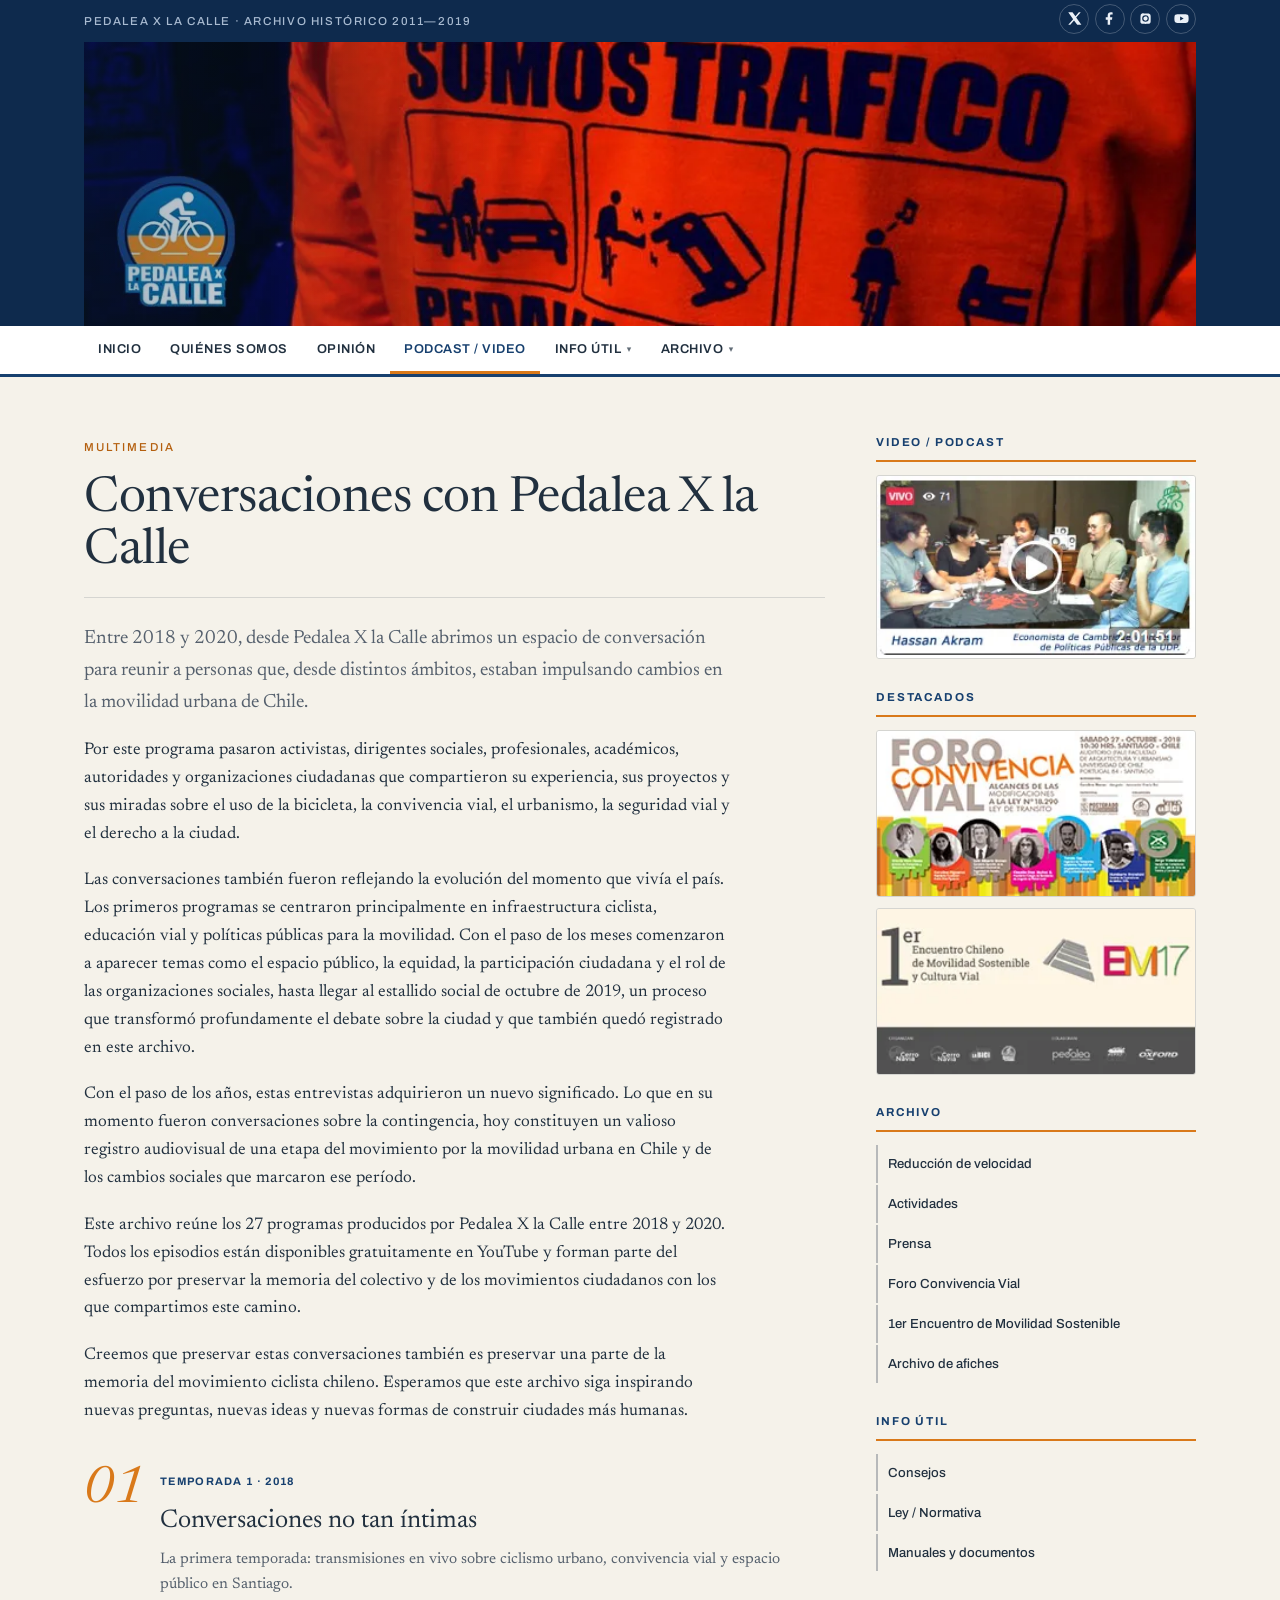
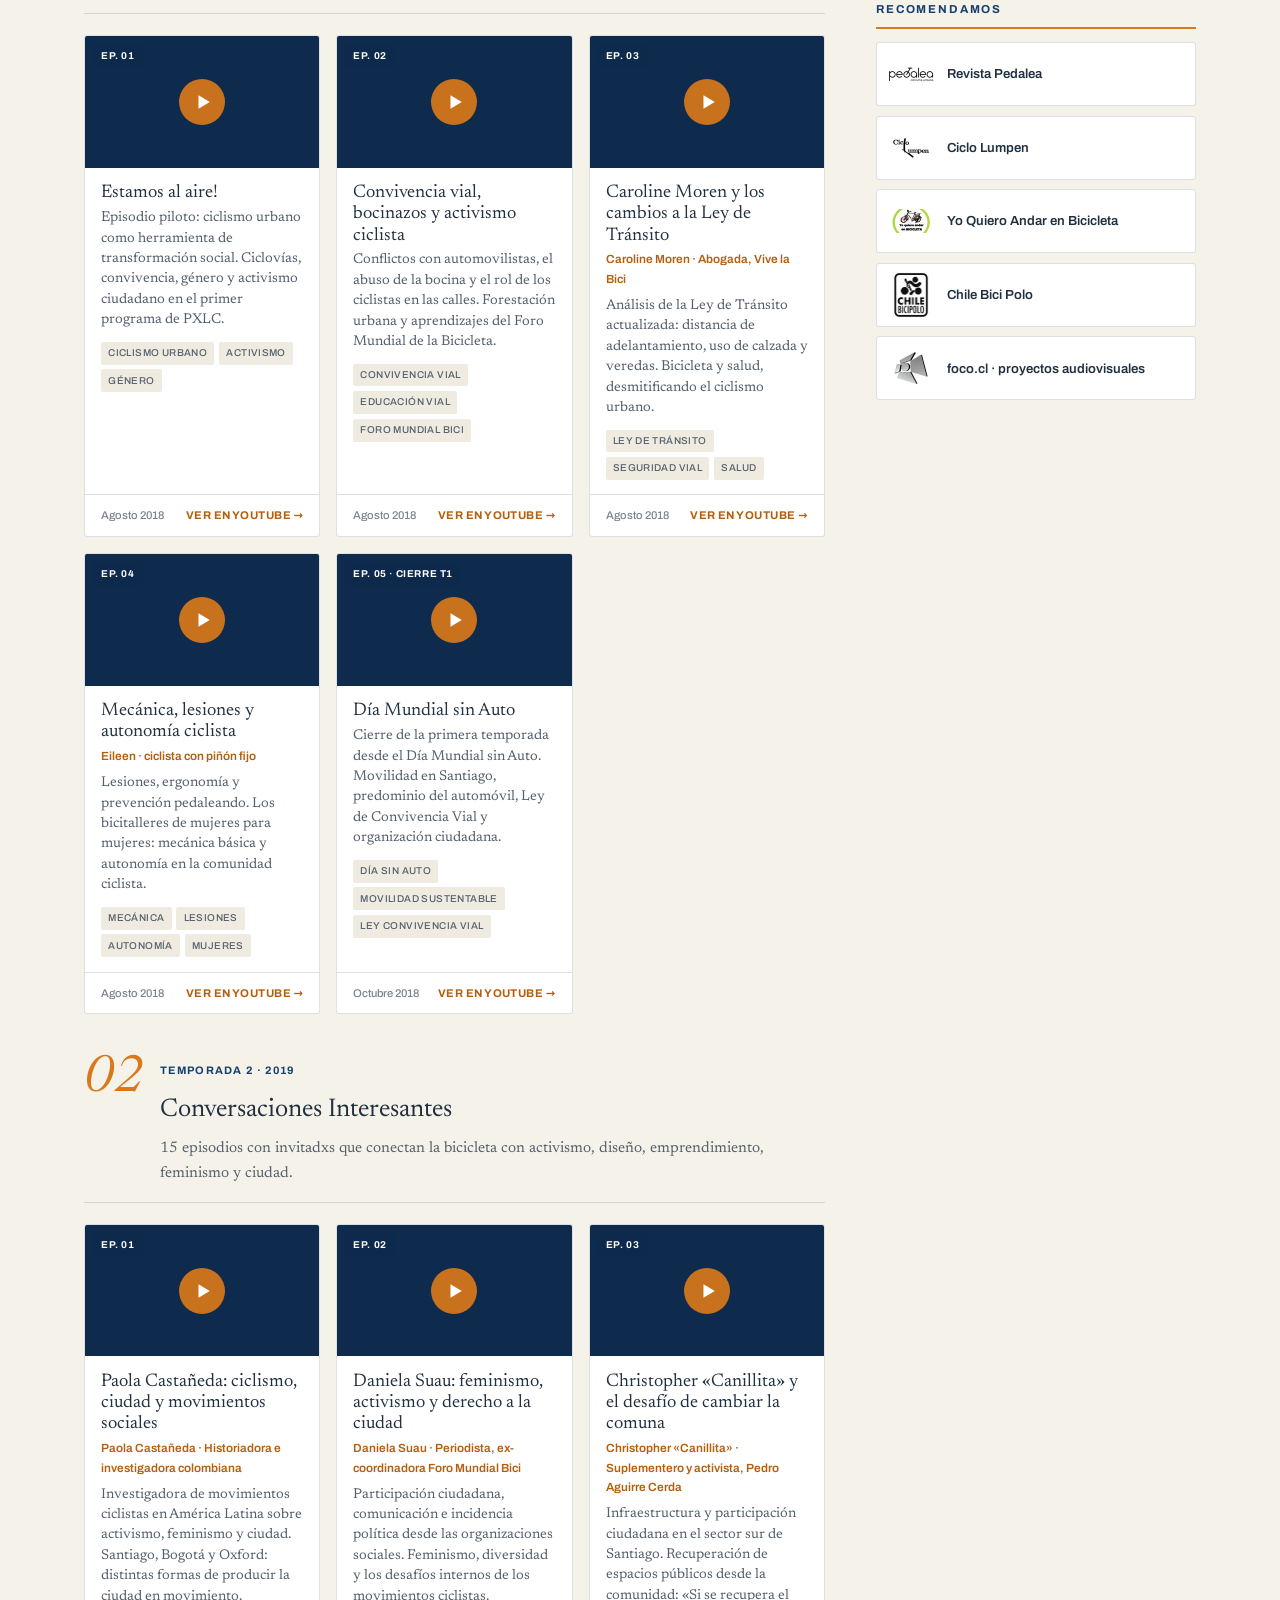
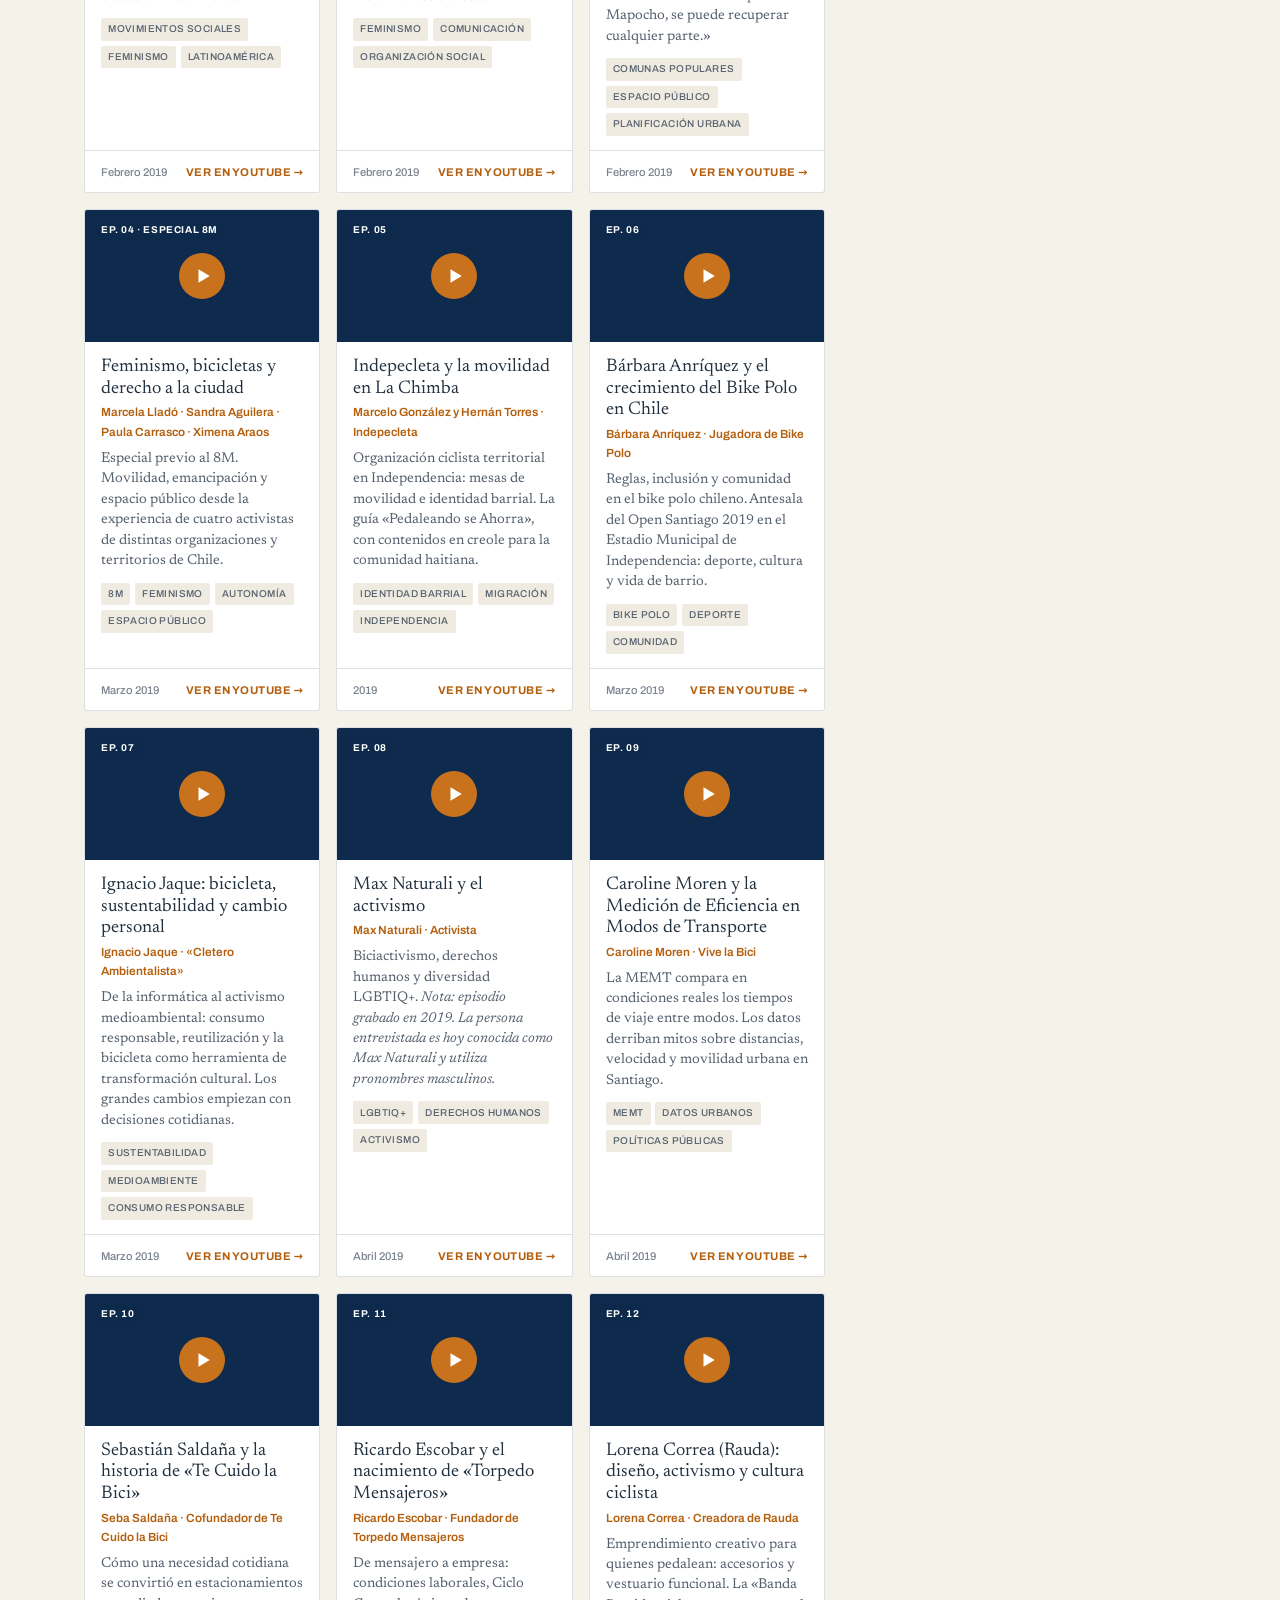
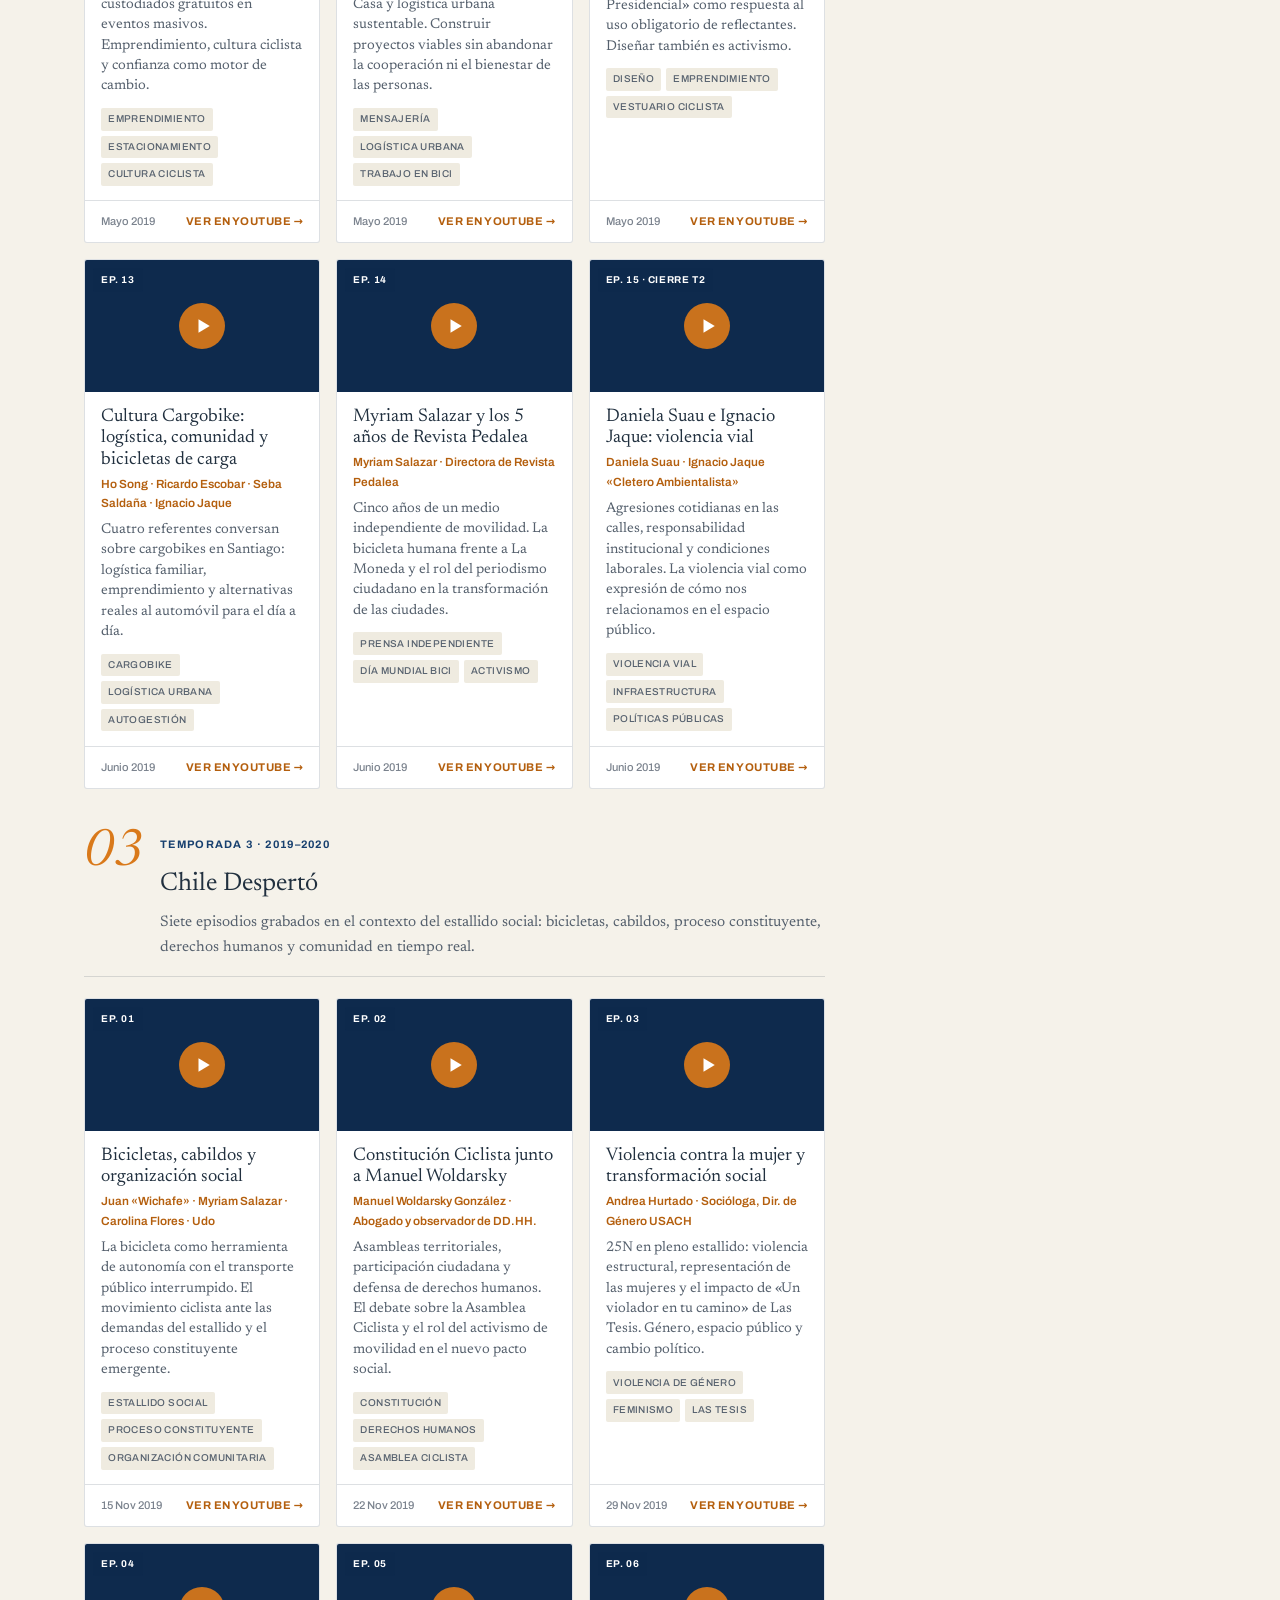
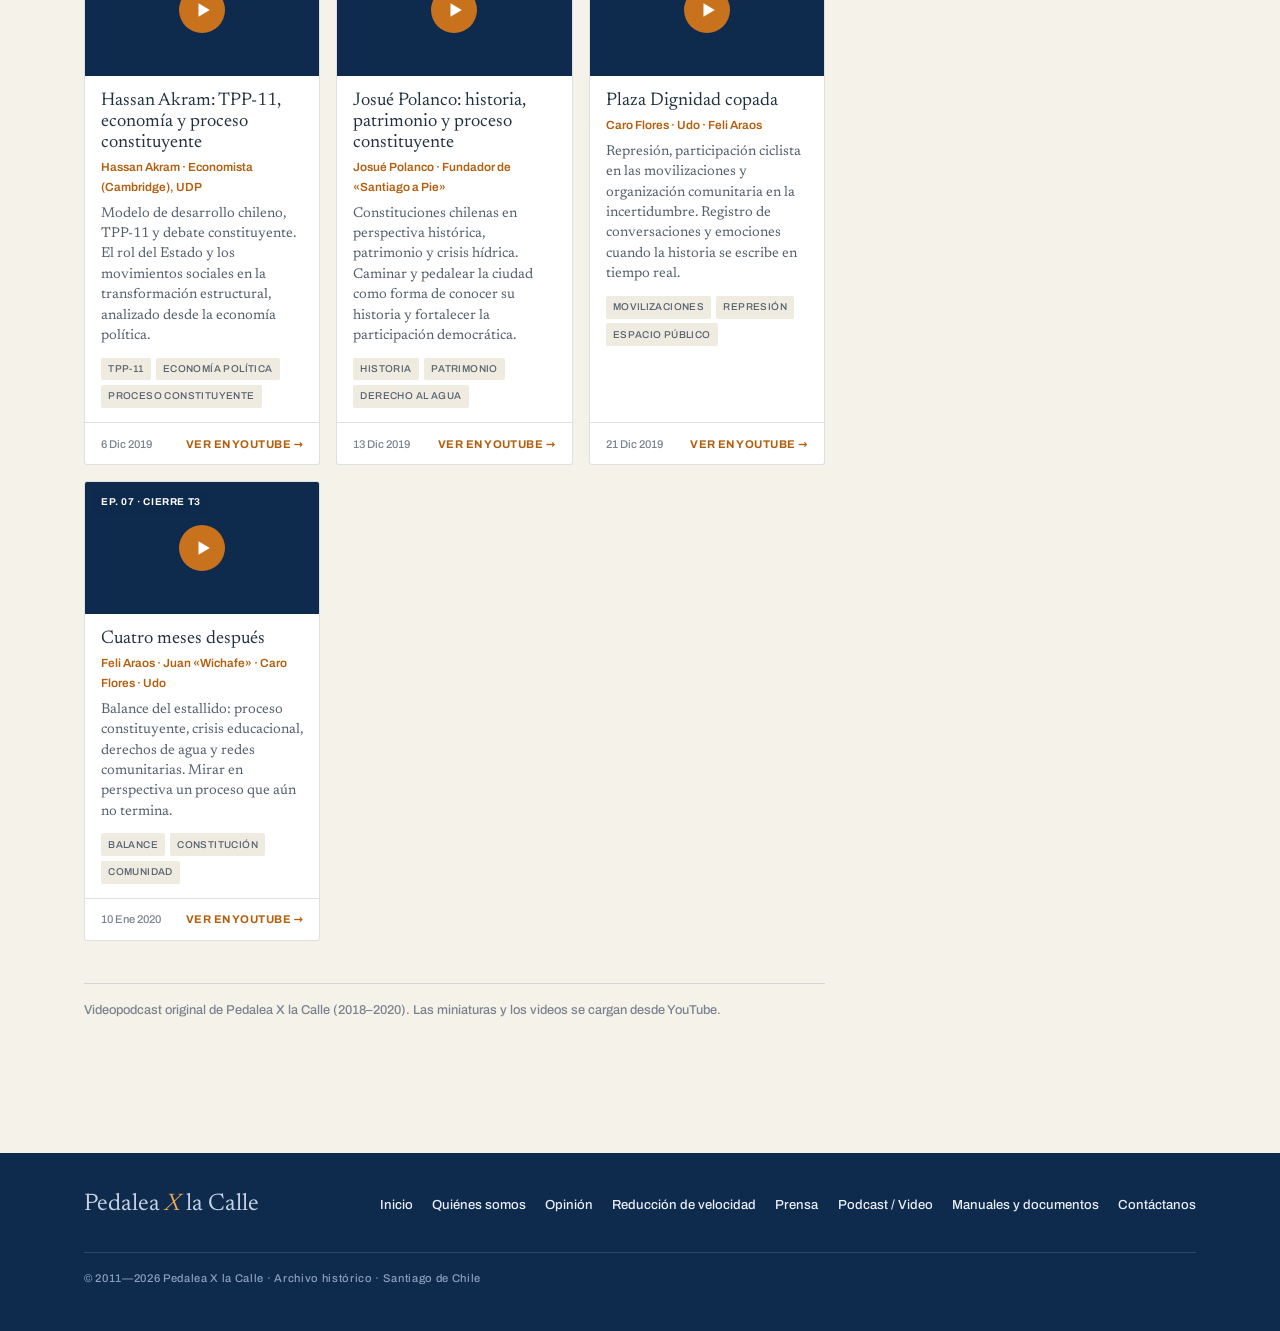
<file: podcast-video.html>
<!DOCTYPE html>
<html lang="es">
<head>
  <meta charset="UTF-8">
  <meta name="viewport" content="width=device-width, initial-scale=1.0">
  <title>Conversaciones con Pedalea X la Calle</title>
  <meta name="description" content="Conversaciones con Pedalea X la Calle: 27 programas en video (2018–2020) sobre movilidad urbana, convivencia vial y el derecho a la ciudad.">
  <!-- Los dos subconjuntos latinos que se usan de entrada. Sin este preload el
       navegador recien los descubre despues de bajar y leer estilo.css. -->
  <link rel="preload" href="fonts/newreader-4.woff2" as="font" type="font/woff2" crossorigin>
  <link rel="preload" href="fonts/archivo-3.woff2" as="font" type="font/woff2" crossorigin>
  <link rel="stylesheet" href="css/estilo.css">

  <!-- Cabecera aleatoria: se elige aqui y se precarga con prioridad alta, para
       que el navegador la pida una sola vez y lo antes posible (elemento LCP). -->
  <script>
    (function () {
      var n = 1 + Math.floor(Math.random() * 3);
      window.__cabecera = "img/cabecera-" + n + ".webp";
      var l = document.createElement("link");
      l.rel = "preload"; l.as = "image"; l.type = "image/webp";
      l.href = window.__cabecera;
      l.setAttribute("fetchpriority", "high");
      document.head.appendChild(l);
    })();
  </script>
</head>
<body>
  <a class="skip" href="#main">Saltar al contenido</a>

  <div class="topbar">
    <div class="wrap topbar__inner">
      <span class="topbar__tag">Pedalea X la Calle · Archivo Histórico 2011—2019</span>
      <ul class="social" aria-label="Redes sociales">
        <li><a href="https://twitter.com/Pedaleaxlacalle" aria-label="Twitter" target="_blank" rel="noopener"><svg viewBox="0 0 24 24" aria-hidden="true"><path d="M18.9 2H22l-7.3 8.3L23 22h-6.6l-5.2-6.8L5.3 22H2l7.8-8.9L2 2h6.8l4.7 6.2L18.9 2z"/></svg></a></li>
        <li><a href="https://facebook.com/PedaleaXlaCalle" aria-label="Facebook" target="_blank" rel="noopener"><svg viewBox="0 0 24 24" aria-hidden="true"><path d="M13 22v-8h3l.5-4H13V7.5c0-1.1.3-1.8 1.9-1.8H17V2.2c-.4 0-1.6-.1-3-.1-2.9 0-4.9 1.8-4.9 5v2.8H6v4h3.1v8H13z"/></svg></a></li>
        <li><a href="https://instagram.com/pedaleaxlacalle" aria-label="Instagram" target="_blank" rel="noopener"><svg viewBox="0 0 24 24" aria-hidden="true"><path d="M12 4c2.6 0 3 0 4 .06 1 .05 1.5.2 1.9.35.5.18.8.4 1.2.8.4.4.6.7.8 1.2.15.4.3.9.35 1.9.06 1 .06 1.4.06 4s0 3-.06 4c-.05 1-.2 1.5-.35 1.9-.18.5-.4.8-.8 1.2-.4.4-.7.6-1.2.8-.4.15-.9.3-1.9.35-1 .06-1.4.06-4 .06s-3 0-4-.06c-1-.05-1.5-.2-1.9-.35-.5-.18-.8-.4-1.2-.8-.4-.4-.6-.7-.8-1.2-.15-.4-.3-.9-.35-1.9C4 15 4 14.6 4 12s0-3 .06-4c.05-1 .2-1.5.35-1.9.18-.5.4-.8.8-1.2.4-.4.7-.6 1.2-.8.4-.15.9-.3 1.9-.35C9 4 9.4 4 12 4zm0 2.7A5.3 5.3 0 1 0 12 17.3 5.3 5.3 0 0 0 12 6.7zm0 1.9A3.4 3.4 0 1 1 12 15.4 3.4 3.4 0 0 1 12 8.6zm5.5-.9a1.25 1.25 0 1 1 0 2.5 1.25 1.25 0 0 1 0-2.5z"/></svg></a></li>
        <li><a href="https://www.youtube.com/@pedaleaxlacalle" aria-label="YouTube" target="_blank" rel="noopener"><svg viewBox="0 0 24 24" aria-hidden="true"><path d="M23 7.5a3 3 0 0 0-2.1-2.1C19 5 12 5 12 5s-7 0-8.9.4A3 3 0 0 0 1 7.5 31 31 0 0 0 .6 12 31 31 0 0 0 1 16.5a3 3 0 0 0 2.1 2.1C5 19 12 19 12 19s7 0 8.9-.4a3 3 0 0 0 2.1-2.1A31 31 0 0 0 23.4 12 31 31 0 0 0 23 7.5zM9.8 15.3V8.7l5.7 3.3-5.7 3.3z"/></svg></a></li>
      </ul>
    </div>
  </div>

  <header class="masthead">
    <div class="wrap">
      <a class="banner" href="index.html" aria-label="Pedalea X la Calle — inicio">
        <img id="banner" width="1144" height="292" fetchpriority="high"
             alt="Pedalea X la Calle — ciclistas ocupando la calle en Santiago">
        <noscript><img src="img/cabecera-1.webp" width="1144" height="292"
             alt="Ciclistas ocupando la calle en Santiago"></noscript>
      </a>
      <script>document.getElementById("banner").src = window.__cabecera;</script>
    </div>
  </header>

  <nav class="mainnav" aria-label="Menú principal">
    <div class="wrap mainnav__inner">
      <button class="nav-toggle" aria-expanded="false" aria-controls="menu">☰ Menú</button>
      <ul class="menu" id="menu">
        <li><a href="index.html">Inicio</a></li>
        <li><a href="quienes-somos.html">Quiénes somos</a></li>
        <li><a href="opinion.html">Opinión</a></li>
        <li><a href="podcast-video.html">Podcast / Video</a></li>
        <li class="has-sub">
          <button class="menu__btn" aria-expanded="false">Info útil</button>
          <ul class="submenu">
            <li class="submenu__label">Recursos</li>
            <li><a href="consejos.html">Consejos</a></li>
            <li><a href="normativa.html">Ley / Normativa</a></li>
            <li><a href="manuales.html">Manuales y documentos</a></li>
          </ul>
        </li>
        <li class="has-sub">
          <button class="menu__btn" aria-expanded="false">Archivo</button>
          <ul class="submenu">
            <li class="submenu__label">Campañas e hitos</li>
            <li><a href="reduccion-velocidad.html">Reducción de velocidad</a></li>
            <li><a href="actividades.html">Actividades</a></li>
            <li><a href="prensa.html">Prensa</a></li>
            <li><a href="foro-convivencia-vial.html">Foro Convivencia Vial</a></li>
            <li><a href="encuentro-movilidad.html">1er Encuentro de Movilidad Sostenible</a></li>
            <li><a href="archivo-afiches.html">Archivo de afiches</a></li>
          </ul>
        </li>
      </ul>
    </div>
  </nav>

  <div class="wrap layout">

    <main class="content" id="main">
      <div class="page-title">
        <span class="kicker">Multimedia</span>
        <h1>Conversaciones con Pedalea X la Calle</h1>
      </div>

      <div class="prose" style="max-width:72ch;margin-bottom:2.6rem">
        <p class="article-lead">Entre 2018 y 2020, desde Pedalea X la Calle abrimos un espacio de conversación para reunir a personas que, desde distintos ámbitos, estaban impulsando cambios en la movilidad urbana de Chile.</p>
        <p>Por este programa pasaron activistas, dirigentes sociales, profesionales, académicos, autoridades y organizaciones ciudadanas que compartieron su experiencia, sus proyectos y sus miradas sobre el uso de la bicicleta, la convivencia vial, el urbanismo, la seguridad vial y el derecho a la ciudad.</p>
        <p>Las conversaciones también fueron reflejando la evolución del momento que vivía el país. Los primeros programas se centraron principalmente en infraestructura ciclista, educación vial y políticas públicas para la movilidad. Con el paso de los meses comenzaron a aparecer temas como el espacio público, la equidad, la participación ciudadana y el rol de las organizaciones sociales, hasta llegar al estallido social de octubre de 2019, un proceso que transformó profundamente el debate sobre la ciudad y que también quedó registrado en este archivo.</p>
        <p>Con el paso de los años, estas entrevistas adquirieron un nuevo significado. Lo que en su momento fueron conversaciones sobre la contingencia, hoy constituyen un valioso registro audiovisual de una etapa del movimiento por la movilidad urbana en Chile y de los cambios sociales que marcaron ese período.</p>
        <p>Este archivo reúne los 27 programas producidos por Pedalea X la Calle entre 2018 y 2020. Todos los episodios están disponibles gratuitamente en YouTube y forman parte del esfuerzo por preservar la memoria del colectivo y de los movimientos ciudadanos con los que compartimos este camino.</p>
        <p>Creemos que preservar estas conversaciones también es preservar una parte de la memoria del movimiento ciclista chileno. Esperamos que este archivo siga inspirando nuevas preguntas, nuevas ideas y nuevas formas de construir ciudades más humanas.</p>
      </div>
<div class="pxlc-temporada" id="temporada-1">
  <div class="pxlc-temporada-header">
    <div class="pxlc-temporada-num">01</div>
    <div class="pxlc-temporada-info">
      <span class="pxlc-tag pxlc-tag--t1">Temporada 1 · 2018</span>
      <h2 class="pxlc-temporada-titulo">Conversaciones no tan íntimas</h2>
      <p class="pxlc-temporada-desc">La primera temporada: transmisiones en vivo sobre ciclismo urbano, convivencia vial y espacio público en Santiago.</p>
    </div>
  </div>
  <div class="pxlc-grid">

    <a class="pxlc-card" href="https://youtu.be/MBr8TMW76cE" target="_blank" rel="noopener">
      <div class="pxlc-card-thumb" style="background-image:url('https://img.youtube.com/vi/MBr8TMW76cE/hqdefault.jpg');background-size:cover;background-position:center;">
        <span class="pxlc-ep-badge">Ep. 01</span>
        <div class="pxlc-play-btn"><svg viewBox="0 0 16 16" fill="white" xmlns="http://www.w3.org/2000/svg"><polygon points="4,2 14,8 4,14"/></svg></div>
      </div>
      <div class="pxlc-card-body">
        <div class="pxlc-card-title">Estamos al aire!</div>
        <div class="pxlc-card-summary">Episodio piloto: ciclismo urbano como herramienta de transformación social. Ciclovías, convivencia, género y activismo ciudadano en el primer programa de PXLC.</div>
        <div class="pxlc-tags">
          <span class="pxlc-tag-item">Ciclismo urbano</span><span class="pxlc-tag-item">Activismo</span><span class="pxlc-tag-item">Género</span>
        </div>
      </div>
      <div class="pxlc-card-footer">
        <span class="pxlc-date">Agosto 2018</span>
        <span class="pxlc-ver-link">Ver en YouTube →</span>
      </div>
    </a>

    <a class="pxlc-card" href="https://youtu.be/_zyZf3NsUOY" target="_blank" rel="noopener">
      <div class="pxlc-card-thumb" style="background-image:url('https://img.youtube.com/vi/_zyZf3NsUOY/hqdefault.jpg');background-size:cover;background-position:center;">
        <span class="pxlc-ep-badge">Ep. 02</span>
        <div class="pxlc-play-btn"><svg viewBox="0 0 16 16" fill="white" xmlns="http://www.w3.org/2000/svg"><polygon points="4,2 14,8 4,14"/></svg></div>
      </div>
      <div class="pxlc-card-body">
        <div class="pxlc-card-title">Convivencia vial, bocinazos y activismo ciclista</div>
        <div class="pxlc-card-summary">Conflictos con automovilistas, el abuso de la bocina y el rol de los ciclistas en las calles. Forestación urbana y aprendizajes del Foro Mundial de la Bicicleta.</div>
        <div class="pxlc-tags">
          <span class="pxlc-tag-item">Convivencia vial</span><span class="pxlc-tag-item">Educación vial</span><span class="pxlc-tag-item">Foro Mundial Bici</span>
        </div>
      </div>
      <div class="pxlc-card-footer">
        <span class="pxlc-date">Agosto 2018</span>
        <span class="pxlc-ver-link">Ver en YouTube →</span>
      </div>
    </a>

    <a class="pxlc-card" href="https://youtu.be/c0d-zah6rho" target="_blank" rel="noopener">
      <div class="pxlc-card-thumb" style="background-image:url('https://img.youtube.com/vi/c0d-zah6rho/hqdefault.jpg');background-size:cover;background-position:center;">
        <span class="pxlc-ep-badge">Ep. 03</span>
        <div class="pxlc-play-btn"><svg viewBox="0 0 16 16" fill="white" xmlns="http://www.w3.org/2000/svg"><polygon points="4,2 14,8 4,14"/></svg></div>
      </div>
      <div class="pxlc-card-body">
        <div class="pxlc-card-title">Caroline Moren y los cambios a la Ley de Tránsito</div>
        <div class="pxlc-card-guest">Caroline Moren · Abogada, Vive la Bici</div>
        <div class="pxlc-card-summary">Análisis de la Ley de Tránsito actualizada: distancia de adelantamiento, uso de calzada y veredas. Bicicleta y salud, desmitificando el ciclismo urbano.</div>
        <div class="pxlc-tags">
          <span class="pxlc-tag-item">Ley de Tránsito</span><span class="pxlc-tag-item">Seguridad vial</span><span class="pxlc-tag-item">Salud</span>
        </div>
      </div>
      <div class="pxlc-card-footer">
        <span class="pxlc-date">Agosto 2018</span>
        <span class="pxlc-ver-link">Ver en YouTube →</span>
      </div>
    </a>

    <a class="pxlc-card" href="https://youtu.be/4ieI8ojwc3Y" target="_blank" rel="noopener">
      <div class="pxlc-card-thumb" style="background-image:url('https://img.youtube.com/vi/4ieI8ojwc3Y/hqdefault.jpg');background-size:cover;background-position:center;">
        <span class="pxlc-ep-badge">Ep. 04</span>
        <div class="pxlc-play-btn"><svg viewBox="0 0 16 16" fill="white" xmlns="http://www.w3.org/2000/svg"><polygon points="4,2 14,8 4,14"/></svg></div>
      </div>
      <div class="pxlc-card-body">
        <div class="pxlc-card-title">Mecánica, lesiones y autonomía ciclista</div>
        <div class="pxlc-card-guest">Eileen · ciclista con piñón fijo</div>
        <div class="pxlc-card-summary">Lesiones, ergonomía y prevención pedaleando. Los bicitalleres de mujeres para mujeres: mecánica básica y autonomía en la comunidad ciclista.</div>
        <div class="pxlc-tags">
          <span class="pxlc-tag-item">Mecánica</span><span class="pxlc-tag-item">Lesiones</span><span class="pxlc-tag-item">Autonomía</span><span class="pxlc-tag-item">Mujeres</span>
        </div>
      </div>
      <div class="pxlc-card-footer">
        <span class="pxlc-date">Agosto 2018</span>
        <span class="pxlc-ver-link">Ver en YouTube →</span>
      </div>
    </a>

    <a class="pxlc-card" href="https://youtu.be/uGB1GXk3NVA" target="_blank" rel="noopener">
      <div class="pxlc-card-thumb" style="background-image:url('https://img.youtube.com/vi/uGB1GXk3NVA/hqdefault.jpg');background-size:cover;background-position:center;">
        <span class="pxlc-ep-badge">Ep. 05 · Cierre T1</span>
        <div class="pxlc-play-btn"><svg viewBox="0 0 16 16" fill="white" xmlns="http://www.w3.org/2000/svg"><polygon points="4,2 14,8 4,14"/></svg></div>
      </div>
      <div class="pxlc-card-body">
        <div class="pxlc-card-title">Día Mundial sin Auto</div>
        <div class="pxlc-card-summary">Cierre de la primera temporada desde el Día Mundial sin Auto. Movilidad en Santiago, predominio del automóvil, Ley de Convivencia Vial y organización ciudadana.</div>
        <div class="pxlc-tags">
          <span class="pxlc-tag-item">Día sin Auto</span><span class="pxlc-tag-item">Movilidad sustentable</span><span class="pxlc-tag-item">Ley Convivencia Vial</span>
        </div>
      </div>
      <div class="pxlc-card-footer">
        <span class="pxlc-date">Octubre 2018</span>
        <span class="pxlc-ver-link">Ver en YouTube →</span>
      </div>
    </a>

  </div>
</div>



<div class="pxlc-temporada" id="temporada-2">
  <div class="pxlc-temporada-header">
    <div class="pxlc-temporada-num">02</div>
    <div class="pxlc-temporada-info">
      <span class="pxlc-tag pxlc-tag--t2">Temporada 2 · 2019</span>
      <h2 class="pxlc-temporada-titulo">Conversaciones Interesantes</h2>
      <p class="pxlc-temporada-desc">15 episodios con invitadxs que conectan la bicicleta con activismo, diseño, emprendimiento, feminismo y ciudad.</p>
    </div>
  </div>
  <div class="pxlc-grid">

    <a class="pxlc-card" href="https://youtu.be/SSA3DM2iiPw" target="_blank" rel="noopener">
      <div class="pxlc-card-thumb" style="background-image:url('https://img.youtube.com/vi/SSA3DM2iiPw/hqdefault.jpg');background-size:cover;background-position:center;">
        <span class="pxlc-ep-badge">Ep. 01</span>
        <div class="pxlc-play-btn"><svg viewBox="0 0 16 16" fill="white" xmlns="http://www.w3.org/2000/svg"><polygon points="4,2 14,8 4,14"/></svg></div>
      </div>
      <div class="pxlc-card-body">
        <div class="pxlc-card-title">Paola Castañeda: ciclismo, ciudad y movimientos sociales</div>
        <div class="pxlc-card-guest">Paola Castañeda · Historiadora e investigadora colombiana</div>
        <div class="pxlc-card-summary">Investigadora de movimientos ciclistas en América Latina sobre activismo, feminismo y ciudad. Santiago, Bogotá y Oxford: distintas formas de producir la ciudad en movimiento.</div>
        <div class="pxlc-tags">
          <span class="pxlc-tag-item">Movimientos sociales</span><span class="pxlc-tag-item">Feminismo</span><span class="pxlc-tag-item">Latinoamérica</span>
        </div>
      </div>
      <div class="pxlc-card-footer">
        <span class="pxlc-date">Febrero 2019</span>
        <span class="pxlc-ver-link">Ver en YouTube →</span>
      </div>
    </a>

    <a class="pxlc-card" href="https://youtu.be/xqL2fBFcdCc" target="_blank" rel="noopener">
      <div class="pxlc-card-thumb" style="background-image:url('https://img.youtube.com/vi/xqL2fBFcdCc/hqdefault.jpg');background-size:cover;background-position:center;">
        <span class="pxlc-ep-badge">Ep. 02</span>
        <div class="pxlc-play-btn"><svg viewBox="0 0 16 16" fill="white" xmlns="http://www.w3.org/2000/svg"><polygon points="4,2 14,8 4,14"/></svg></div>
      </div>
      <div class="pxlc-card-body">
        <div class="pxlc-card-title">Daniela Suau: feminismo, activismo y derecho a la ciudad</div>
        <div class="pxlc-card-guest">Daniela Suau · Periodista, ex-coordinadora Foro Mundial Bici</div>
        <div class="pxlc-card-summary">Participación ciudadana, comunicación e incidencia política desde las organizaciones sociales. Feminismo, diversidad y los desafíos internos de los movimientos ciclistas.</div>
        <div class="pxlc-tags">
          <span class="pxlc-tag-item">Feminismo</span><span class="pxlc-tag-item">Comunicación</span><span class="pxlc-tag-item">Organización social</span>
        </div>
      </div>
      <div class="pxlc-card-footer">
        <span class="pxlc-date">Febrero 2019</span>
        <span class="pxlc-ver-link">Ver en YouTube →</span>
      </div>
    </a>

    <a class="pxlc-card" href="https://youtu.be/Upedu7EcBDw" target="_blank" rel="noopener">
      <div class="pxlc-card-thumb" style="background-image:url('https://img.youtube.com/vi/Upedu7EcBDw/hqdefault.jpg');background-size:cover;background-position:center;">
        <span class="pxlc-ep-badge">Ep. 03</span>
        <div class="pxlc-play-btn"><svg viewBox="0 0 16 16" fill="white" xmlns="http://www.w3.org/2000/svg"><polygon points="4,2 14,8 4,14"/></svg></div>
      </div>
      <div class="pxlc-card-body">
        <div class="pxlc-card-title">Christopher «Canillita» y el desafío de cambiar la comuna</div>
        <div class="pxlc-card-guest">Christopher «Canillita» · Suplementero y activista, Pedro Aguirre Cerda</div>
        <div class="pxlc-card-summary">Infraestructura y participación ciudadana en el sector sur de Santiago. Recuperación de espacios públicos desde la comunidad: «Si se recupera el Mapocho, se puede recuperar cualquier parte.»</div>
        <div class="pxlc-tags">
          <span class="pxlc-tag-item">Comunas populares</span><span class="pxlc-tag-item">Espacio público</span><span class="pxlc-tag-item">Planificación urbana</span>
        </div>
      </div>
      <div class="pxlc-card-footer">
        <span class="pxlc-date">Febrero 2019</span>
        <span class="pxlc-ver-link">Ver en YouTube →</span>
      </div>
    </a>

    <a class="pxlc-card" href="https://youtu.be/NhZiIf_tC7E" target="_blank" rel="noopener">
      <div class="pxlc-card-thumb" style="background-image:url('https://img.youtube.com/vi/NhZiIf_tC7E/hqdefault.jpg');background-size:cover;background-position:center;">
        <span class="pxlc-ep-badge">Ep. 04 · Especial 8M</span>
        <div class="pxlc-play-btn"><svg viewBox="0 0 16 16" fill="white" xmlns="http://www.w3.org/2000/svg"><polygon points="4,2 14,8 4,14"/></svg></div>
      </div>
      <div class="pxlc-card-body">
        <div class="pxlc-card-title">Feminismo, bicicletas y derecho a la ciudad</div>
        <div class="pxlc-card-guest">Marcela Lladó · Sandra Aguilera · Paula Carrasco · Ximena Araos</div>
        <div class="pxlc-card-summary">Especial previo al 8M. Movilidad, emancipación y espacio público desde la experiencia de cuatro activistas de distintas organizaciones y territorios de Chile.</div>
        <div class="pxlc-tags">
          <span class="pxlc-tag-item">8M</span><span class="pxlc-tag-item">Feminismo</span><span class="pxlc-tag-item">Autonomía</span><span class="pxlc-tag-item">Espacio público</span>
        </div>
      </div>
      <div class="pxlc-card-footer">
        <span class="pxlc-date">Marzo 2019</span>
        <span class="pxlc-ver-link">Ver en YouTube →</span>
      </div>
    </a>

    <a class="pxlc-card" href="https://youtu.be/Mh1U9qiN_LQ" target="_blank" rel="noopener">
      <div class="pxlc-card-thumb" style="background-image:url('https://img.youtube.com/vi/Mh1U9qiN_LQ/hqdefault.jpg');background-size:cover;background-position:center;">
        <span class="pxlc-ep-badge">Ep. 05</span>
        <div class="pxlc-play-btn"><svg viewBox="0 0 16 16" fill="white" xmlns="http://www.w3.org/2000/svg"><polygon points="4,2 14,8 4,14"/></svg></div>
      </div>
      <div class="pxlc-card-body">
        <div class="pxlc-card-title">Indepecleta y la movilidad en La Chimba</div>
        <div class="pxlc-card-guest">Marcelo González y Hernán Torres · Indepecleta</div>
        <div class="pxlc-card-summary">Organización ciclista territorial en Independencia: mesas de movilidad e identidad barrial. La guía «Pedaleando se Ahorra», con contenidos en creole para la comunidad haitiana.</div>
        <div class="pxlc-tags">
          <span class="pxlc-tag-item">Identidad barrial</span><span class="pxlc-tag-item">Migración</span><span class="pxlc-tag-item">Independencia</span>
        </div>
      </div>
      <div class="pxlc-card-footer">
        <span class="pxlc-date">2019</span>
        <span class="pxlc-ver-link">Ver en YouTube →</span>
      </div>
    </a>

    <a class="pxlc-card" href="https://youtu.be/-aKUVVEv0DE" target="_blank" rel="noopener">
      <div class="pxlc-card-thumb" style="background-image:url('https://img.youtube.com/vi/-aKUVVEv0DE/hqdefault.jpg');background-size:cover;background-position:center;">
        <span class="pxlc-ep-badge">Ep. 06</span>
        <div class="pxlc-play-btn"><svg viewBox="0 0 16 16" fill="white" xmlns="http://www.w3.org/2000/svg"><polygon points="4,2 14,8 4,14"/></svg></div>
      </div>
      <div class="pxlc-card-body">
        <div class="pxlc-card-title">Bárbara Anríquez y el crecimiento del Bike Polo en Chile</div>
        <div class="pxlc-card-guest">Bárbara Anríquez · Jugadora de Bike Polo</div>
        <div class="pxlc-card-summary">Reglas, inclusión y comunidad en el bike polo chileno. Antesala del Open Santiago 2019 en el Estadio Municipal de Independencia: deporte, cultura y vida de barrio.</div>
        <div class="pxlc-tags">
          <span class="pxlc-tag-item">Bike Polo</span><span class="pxlc-tag-item">Deporte</span><span class="pxlc-tag-item">Comunidad</span>
        </div>
      </div>
      <div class="pxlc-card-footer">
        <span class="pxlc-date">Marzo 2019</span>
        <span class="pxlc-ver-link">Ver en YouTube →</span>
      </div>
    </a>

    <a class="pxlc-card" href="https://youtu.be/PgEQIXDhy6U" target="_blank" rel="noopener">
      <div class="pxlc-card-thumb" style="background-image:url('https://img.youtube.com/vi/PgEQIXDhy6U/hqdefault.jpg');background-size:cover;background-position:center;">
        <span class="pxlc-ep-badge">Ep. 07</span>
        <div class="pxlc-play-btn"><svg viewBox="0 0 16 16" fill="white" xmlns="http://www.w3.org/2000/svg"><polygon points="4,2 14,8 4,14"/></svg></div>
      </div>
      <div class="pxlc-card-body">
        <div class="pxlc-card-title">Ignacio Jaque: bicicleta, sustentabilidad y cambio personal</div>
        <div class="pxlc-card-guest">Ignacio Jaque · «Cletero Ambientalista»</div>
        <div class="pxlc-card-summary">De la informática al activismo medioambiental: consumo responsable, reutilización y la bicicleta como herramienta de transformación cultural. Los grandes cambios empiezan con decisiones cotidianas.</div>
        <div class="pxlc-tags">
          <span class="pxlc-tag-item">Sustentabilidad</span><span class="pxlc-tag-item">Medioambiente</span><span class="pxlc-tag-item">Consumo responsable</span>
        </div>
      </div>
      <div class="pxlc-card-footer">
        <span class="pxlc-date">Marzo 2019</span>
        <span class="pxlc-ver-link">Ver en YouTube →</span>
      </div>
    </a>

    <a class="pxlc-card pxlc-card--nota" href="https://youtu.be/yKFhkTS2SxE" target="_blank" rel="noopener">
      <div class="pxlc-card-thumb" style="background-image:url('https://img.youtube.com/vi/yKFhkTS2SxE/hqdefault.jpg');background-size:cover;background-position:center;">
        <span class="pxlc-ep-badge">Ep. 08</span>
        <div class="pxlc-play-btn"><svg viewBox="0 0 16 16" fill="white" xmlns="http://www.w3.org/2000/svg"><polygon points="4,2 14,8 4,14"/></svg></div>
      </div>
      <div class="pxlc-card-body">
        <div class="pxlc-card-title">Max Naturali y el activismo</div>
        <div class="pxlc-card-guest">Max Naturali · Activista</div>
        <div class="pxlc-card-summary">Biciactivismo, derechos humanos y diversidad LGBTIQ+. <em>Nota: episodio grabado en 2019. La persona entrevistada es hoy conocida como Max Naturali y utiliza pronombres masculinos.</em></div>
        <div class="pxlc-tags">
          <span class="pxlc-tag-item">LGBTIQ+</span><span class="pxlc-tag-item">Derechos humanos</span><span class="pxlc-tag-item">Activismo</span>
        </div>
      </div>
      <div class="pxlc-card-footer">
        <span class="pxlc-date">Abril 2019</span>
        <span class="pxlc-ver-link">Ver en YouTube →</span>
      </div>
    </a>

    <a class="pxlc-card" href="https://youtu.be/Eah1KZO20Bs" target="_blank" rel="noopener">
      <div class="pxlc-card-thumb" style="background-image:url('https://img.youtube.com/vi/Eah1KZO20Bs/hqdefault.jpg');background-size:cover;background-position:center;">
        <span class="pxlc-ep-badge">Ep. 09</span>
        <div class="pxlc-play-btn"><svg viewBox="0 0 16 16" fill="white" xmlns="http://www.w3.org/2000/svg"><polygon points="4,2 14,8 4,14"/></svg></div>
      </div>
      <div class="pxlc-card-body">
        <div class="pxlc-card-title">Caroline Moren y la Medición de Eficiencia en Modos de Transporte</div>
        <div class="pxlc-card-guest">Caroline Moren · Vive la Bici</div>
        <div class="pxlc-card-summary">La MEMT compara en condiciones reales los tiempos de viaje entre modos. Los datos derriban mitos sobre distancias, velocidad y movilidad urbana en Santiago.</div>
        <div class="pxlc-tags">
          <span class="pxlc-tag-item">MEMT</span><span class="pxlc-tag-item">Datos urbanos</span><span class="pxlc-tag-item">Políticas públicas</span>
        </div>
      </div>
      <div class="pxlc-card-footer">
        <span class="pxlc-date">Abril 2019</span>
        <span class="pxlc-ver-link">Ver en YouTube →</span>
      </div>
    </a>

    <a class="pxlc-card" href="https://youtu.be/uiRy0JUXyUo" target="_blank" rel="noopener">
      <div class="pxlc-card-thumb" style="background-image:url('https://img.youtube.com/vi/uiRy0JUXyUo/hqdefault.jpg');background-size:cover;background-position:center;">
        <span class="pxlc-ep-badge">Ep. 10</span>
        <div class="pxlc-play-btn"><svg viewBox="0 0 16 16" fill="white" xmlns="http://www.w3.org/2000/svg"><polygon points="4,2 14,8 4,14"/></svg></div>
      </div>
      <div class="pxlc-card-body">
        <div class="pxlc-card-title">Sebastián Saldaña y la historia de «Te Cuido la Bici»</div>
        <div class="pxlc-card-guest">Seba Saldaña · Cofundador de Te Cuido la Bici</div>
        <div class="pxlc-card-summary">Cómo una necesidad cotidiana se convirtió en estacionamientos custodiados gratuitos en eventos masivos. Emprendimiento, cultura ciclista y confianza como motor de cambio.</div>
        <div class="pxlc-tags">
          <span class="pxlc-tag-item">Emprendimiento</span><span class="pxlc-tag-item">Estacionamiento</span><span class="pxlc-tag-item">Cultura ciclista</span>
        </div>
      </div>
      <div class="pxlc-card-footer">
        <span class="pxlc-date">Mayo 2019</span>
        <span class="pxlc-ver-link">Ver en YouTube →</span>
      </div>
    </a>

    <a class="pxlc-card" href="https://youtu.be/NjY7FP9h_cQ" target="_blank" rel="noopener">
      <div class="pxlc-card-thumb" style="background-image:url('https://img.youtube.com/vi/NjY7FP9h_cQ/hqdefault.jpg');background-size:cover;background-position:center;">
        <span class="pxlc-ep-badge">Ep. 11</span>
        <div class="pxlc-play-btn"><svg viewBox="0 0 16 16" fill="white" xmlns="http://www.w3.org/2000/svg"><polygon points="4,2 14,8 4,14"/></svg></div>
      </div>
      <div class="pxlc-card-body">
        <div class="pxlc-card-title">Ricardo Escobar y el nacimiento de «Torpedo Mensajeros»</div>
        <div class="pxlc-card-guest">Ricardo Escobar · Fundador de Torpedo Mensajeros</div>
        <div class="pxlc-card-summary">De mensajero a empresa: condiciones laborales, Ciclo Casa y logística urbana sustentable. Construir proyectos viables sin abandonar la cooperación ni el bienestar de las personas.</div>
        <div class="pxlc-tags">
          <span class="pxlc-tag-item">Mensajería</span><span class="pxlc-tag-item">Logística urbana</span><span class="pxlc-tag-item">Trabajo en bici</span>
        </div>
      </div>
      <div class="pxlc-card-footer">
        <span class="pxlc-date">Mayo 2019</span>
        <span class="pxlc-ver-link">Ver en YouTube →</span>
      </div>
    </a>

    <a class="pxlc-card" href="https://youtu.be/cRpG91gx3g0" target="_blank" rel="noopener">
      <div class="pxlc-card-thumb" style="background-image:url('https://img.youtube.com/vi/cRpG91gx3g0/hqdefault.jpg');background-size:cover;background-position:center;">
        <span class="pxlc-ep-badge">Ep. 12</span>
        <div class="pxlc-play-btn"><svg viewBox="0 0 16 16" fill="white" xmlns="http://www.w3.org/2000/svg"><polygon points="4,2 14,8 4,14"/></svg></div>
      </div>
      <div class="pxlc-card-body">
        <div class="pxlc-card-title">Lorena Correa (Rauda): diseño, activismo y cultura ciclista</div>
        <div class="pxlc-card-guest">Lorena Correa · Creadora de Rauda</div>
        <div class="pxlc-card-summary">Emprendimiento creativo para quienes pedalean: accesorios y vestuario funcional. La «Banda Presidencial» como respuesta al uso obligatorio de reflectantes. Diseñar también es activismo.</div>
        <div class="pxlc-tags">
          <span class="pxlc-tag-item">Diseño</span><span class="pxlc-tag-item">Emprendimiento</span><span class="pxlc-tag-item">Vestuario ciclista</span>
        </div>
      </div>
      <div class="pxlc-card-footer">
        <span class="pxlc-date">Mayo 2019</span>
        <span class="pxlc-ver-link">Ver en YouTube →</span>
      </div>
    </a>

    <a class="pxlc-card" href="https://youtu.be/97k0nEFe55c" target="_blank" rel="noopener">
      <div class="pxlc-card-thumb" style="background-image:url('https://img.youtube.com/vi/97k0nEFe55c/hqdefault.jpg');background-size:cover;background-position:center;">
        <span class="pxlc-ep-badge">Ep. 13</span>
        <div class="pxlc-play-btn"><svg viewBox="0 0 16 16" fill="white" xmlns="http://www.w3.org/2000/svg"><polygon points="4,2 14,8 4,14"/></svg></div>
      </div>
      <div class="pxlc-card-body">
        <div class="pxlc-card-title">Cultura Cargobike: logística, comunidad y bicicletas de carga</div>
        <div class="pxlc-card-guest">Ho Song · Ricardo Escobar · Seba Saldaña · Ignacio Jaque</div>
        <div class="pxlc-card-summary">Cuatro referentes conversan sobre cargobikes en Santiago: logística familiar, emprendimiento y alternativas reales al automóvil para el día a día.</div>
        <div class="pxlc-tags">
          <span class="pxlc-tag-item">Cargobike</span><span class="pxlc-tag-item">Logística urbana</span><span class="pxlc-tag-item">Autogestión</span>
        </div>
      </div>
      <div class="pxlc-card-footer">
        <span class="pxlc-date">Junio 2019</span>
        <span class="pxlc-ver-link">Ver en YouTube →</span>
      </div>
    </a>

    <a class="pxlc-card" href="https://youtu.be/q2oot3WV9U4" target="_blank" rel="noopener">
      <div class="pxlc-card-thumb" style="background-image:url('https://img.youtube.com/vi/q2oot3WV9U4/hqdefault.jpg');background-size:cover;background-position:center;">
        <span class="pxlc-ep-badge">Ep. 14</span>
        <div class="pxlc-play-btn"><svg viewBox="0 0 16 16" fill="white" xmlns="http://www.w3.org/2000/svg"><polygon points="4,2 14,8 4,14"/></svg></div>
      </div>
      <div class="pxlc-card-body">
        <div class="pxlc-card-title">Myriam Salazar y los 5 años de Revista Pedalea</div>
        <div class="pxlc-card-guest">Myriam Salazar · Directora de Revista Pedalea</div>
        <div class="pxlc-card-summary">Cinco años de un medio independiente de movilidad. La bicicleta humana frente a La Moneda y el rol del periodismo ciudadano en la transformación de las ciudades.</div>
        <div class="pxlc-tags">
          <span class="pxlc-tag-item">Prensa independiente</span><span class="pxlc-tag-item">Día Mundial Bici</span><span class="pxlc-tag-item">Activismo</span>
        </div>
      </div>
      <div class="pxlc-card-footer">
        <span class="pxlc-date">Junio 2019</span>
        <span class="pxlc-ver-link">Ver en YouTube →</span>
      </div>
    </a>

    <a class="pxlc-card" href="https://youtu.be/0qbe6UfDARo" target="_blank" rel="noopener">
      <div class="pxlc-card-thumb" style="background-image:url('https://img.youtube.com/vi/0qbe6UfDARo/hqdefault.jpg');background-size:cover;background-position:center;">
        <span class="pxlc-ep-badge">Ep. 15 · Cierre T2</span>
        <div class="pxlc-play-btn"><svg viewBox="0 0 16 16" fill="white" xmlns="http://www.w3.org/2000/svg"><polygon points="4,2 14,8 4,14"/></svg></div>
      </div>
      <div class="pxlc-card-body">
        <div class="pxlc-card-title">Daniela Suau e Ignacio Jaque: violencia vial</div>
        <div class="pxlc-card-guest">Daniela Suau · Ignacio Jaque «Cletero Ambientalista»</div>
        <div class="pxlc-card-summary">Agresiones cotidianas en las calles, responsabilidad institucional y condiciones laborales. La violencia vial como expresión de cómo nos relacionamos en el espacio público.</div>
        <div class="pxlc-tags">
          <span class="pxlc-tag-item">Violencia vial</span><span class="pxlc-tag-item">Infraestructura</span><span class="pxlc-tag-item">Políticas públicas</span>
        </div>
      </div>
      <div class="pxlc-card-footer">
        <span class="pxlc-date">Junio 2019</span>
        <span class="pxlc-ver-link">Ver en YouTube →</span>
      </div>
    </a>

  </div>
</div>



<div class="pxlc-temporada" id="temporada-3">
  <div class="pxlc-temporada-header">
    <div class="pxlc-temporada-num">03</div>
    <div class="pxlc-temporada-info">
      <span class="pxlc-tag pxlc-tag--t3">Temporada 3 · 2019–2020</span>
      <h2 class="pxlc-temporada-titulo">Chile Despertó</h2>
      <p class="pxlc-temporada-desc">Siete episodios grabados en el contexto del estallido social: bicicletas, cabildos, proceso constituyente, derechos humanos y comunidad en tiempo real.</p>
    </div>
  </div>
  <div class="pxlc-grid">

    <a class="pxlc-card" href="https://youtu.be/hILSHwvW7HA" target="_blank" rel="noopener">
      <div class="pxlc-card-thumb" style="background-image:url('https://img.youtube.com/vi/hILSHwvW7HA/hqdefault.jpg');background-size:cover;background-position:center;">
        <span class="pxlc-ep-badge">Ep. 01</span>
        <div class="pxlc-play-btn"><svg viewBox="0 0 16 16" fill="white" xmlns="http://www.w3.org/2000/svg"><polygon points="4,2 14,8 4,14"/></svg></div>
      </div>
      <div class="pxlc-card-body">
        <div class="pxlc-card-title">Bicicletas, cabildos y organización social</div>
        <div class="pxlc-card-guest">Juan «Wichafe» · Myriam Salazar · Carolina Flores · Udo</div>
        <div class="pxlc-card-summary">La bicicleta como herramienta de autonomía con el transporte público interrumpido. El movimiento ciclista ante las demandas del estallido y el proceso constituyente emergente.</div>
        <div class="pxlc-tags">
          <span class="pxlc-tag-item">Estallido social</span><span class="pxlc-tag-item">Proceso constituyente</span><span class="pxlc-tag-item">Organización comunitaria</span>
        </div>
      </div>
      <div class="pxlc-card-footer">
        <span class="pxlc-date">15 Nov 2019</span>
        <span class="pxlc-ver-link">Ver en YouTube →</span>
      </div>
    </a>

    <a class="pxlc-card" href="https://youtu.be/cFOqoMGAgWU" target="_blank" rel="noopener">
      <div class="pxlc-card-thumb" style="background-image:url('https://img.youtube.com/vi/cFOqoMGAgWU/hqdefault.jpg');background-size:cover;background-position:center;">
        <span class="pxlc-ep-badge">Ep. 02</span>
        <div class="pxlc-play-btn"><svg viewBox="0 0 16 16" fill="white" xmlns="http://www.w3.org/2000/svg"><polygon points="4,2 14,8 4,14"/></svg></div>
      </div>
      <div class="pxlc-card-body">
        <div class="pxlc-card-title">Constitución Ciclista junto a Manuel Woldarsky</div>
        <div class="pxlc-card-guest">Manuel Woldarsky González · Abogado y observador de DD.HH.</div>
        <div class="pxlc-card-summary">Asambleas territoriales, participación ciudadana y defensa de derechos humanos. El debate sobre la Asamblea Ciclista y el rol del activismo de movilidad en el nuevo pacto social.</div>
        <div class="pxlc-tags">
          <span class="pxlc-tag-item">Constitución</span><span class="pxlc-tag-item">Derechos Humanos</span><span class="pxlc-tag-item">Asamblea Ciclista</span>
        </div>
      </div>
      <div class="pxlc-card-footer">
        <span class="pxlc-date">22 Nov 2019</span>
        <span class="pxlc-ver-link">Ver en YouTube →</span>
      </div>
    </a>

    <a class="pxlc-card" href="https://youtu.be/QO4D099nnDo" target="_blank" rel="noopener">
      <div class="pxlc-card-thumb" style="background-image:url('https://img.youtube.com/vi/QO4D099nnDo/hqdefault.jpg');background-size:cover;background-position:center;">
        <span class="pxlc-ep-badge">Ep. 03</span>
        <div class="pxlc-play-btn"><svg viewBox="0 0 16 16" fill="white" xmlns="http://www.w3.org/2000/svg"><polygon points="4,2 14,8 4,14"/></svg></div>
      </div>
      <div class="pxlc-card-body">
        <div class="pxlc-card-title">Violencia contra la mujer y transformación social</div>
        <div class="pxlc-card-guest">Andrea Hurtado · Socióloga, Dir. de Género USACH</div>
        <div class="pxlc-card-summary">25N en pleno estallido: violencia estructural, representación de las mujeres y el impacto de «Un violador en tu camino» de Las Tesis. Género, espacio público y cambio político.</div>
        <div class="pxlc-tags">
          <span class="pxlc-tag-item">Violencia de género</span><span class="pxlc-tag-item">Feminismo</span><span class="pxlc-tag-item">Las Tesis</span>
        </div>
      </div>
      <div class="pxlc-card-footer">
        <span class="pxlc-date">29 Nov 2019</span>
        <span class="pxlc-ver-link">Ver en YouTube →</span>
      </div>
    </a>

    <a class="pxlc-card" href="https://youtu.be/-S3WYhqxjrk" target="_blank" rel="noopener">
      <div class="pxlc-card-thumb" style="background-image:url('https://img.youtube.com/vi/-S3WYhqxjrk/hqdefault.jpg');background-size:cover;background-position:center;">
        <span class="pxlc-ep-badge">Ep. 04</span>
        <div class="pxlc-play-btn"><svg viewBox="0 0 16 16" fill="white" xmlns="http://www.w3.org/2000/svg"><polygon points="4,2 14,8 4,14"/></svg></div>
      </div>
      <div class="pxlc-card-body">
        <div class="pxlc-card-title">Hassan Akram: TPP-11, economía y proceso constituyente</div>
        <div class="pxlc-card-guest">Hassan Akram · Economista (Cambridge), UDP</div>
        <div class="pxlc-card-summary">Modelo de desarrollo chileno, TPP-11 y debate constituyente. El rol del Estado y los movimientos sociales en la transformación estructural, analizado desde la economía política.</div>
        <div class="pxlc-tags">
          <span class="pxlc-tag-item">TPP-11</span><span class="pxlc-tag-item">Economía política</span><span class="pxlc-tag-item">Proceso constituyente</span>
        </div>
      </div>
      <div class="pxlc-card-footer">
        <span class="pxlc-date">6 Dic 2019</span>
        <span class="pxlc-ver-link">Ver en YouTube →</span>
      </div>
    </a>

    <a class="pxlc-card" href="https://youtu.be/SGYGrhrHaRo" target="_blank" rel="noopener">
      <div class="pxlc-card-thumb" style="background-image:url('https://img.youtube.com/vi/SGYGrhrHaRo/hqdefault.jpg');background-size:cover;background-position:center;">
        <span class="pxlc-ep-badge">Ep. 05</span>
        <div class="pxlc-play-btn"><svg viewBox="0 0 16 16" fill="white" xmlns="http://www.w3.org/2000/svg"><polygon points="4,2 14,8 4,14"/></svg></div>
      </div>
      <div class="pxlc-card-body">
        <div class="pxlc-card-title">Josué Polanco: historia, patrimonio y proceso constituyente</div>
        <div class="pxlc-card-guest">Josué Polanco · Fundador de «Santiago a Pie»</div>
        <div class="pxlc-card-summary">Constituciones chilenas en perspectiva histórica, patrimonio y crisis hídrica. Caminar y pedalear la ciudad como forma de conocer su historia y fortalecer la participación democrática.</div>
        <div class="pxlc-tags">
          <span class="pxlc-tag-item">Historia</span><span class="pxlc-tag-item">Patrimonio</span><span class="pxlc-tag-item">Derecho al agua</span>
        </div>
      </div>
      <div class="pxlc-card-footer">
        <span class="pxlc-date">13 Dic 2019</span>
        <span class="pxlc-ver-link">Ver en YouTube →</span>
      </div>
    </a>

    <a class="pxlc-card" href="https://youtu.be/Ggw1Ra2Nr34" target="_blank" rel="noopener">
      <div class="pxlc-card-thumb" style="background-image:url('https://img.youtube.com/vi/Ggw1Ra2Nr34/hqdefault.jpg');background-size:cover;background-position:center;">
        <span class="pxlc-ep-badge">Ep. 06</span>
        <div class="pxlc-play-btn"><svg viewBox="0 0 16 16" fill="white" xmlns="http://www.w3.org/2000/svg"><polygon points="4,2 14,8 4,14"/></svg></div>
      </div>
      <div class="pxlc-card-body">
        <div class="pxlc-card-title">Plaza Dignidad copada</div>
        <div class="pxlc-card-guest">Caro Flores · Udo · Feli Araos</div>
        <div class="pxlc-card-summary">Represión, participación ciclista en las movilizaciones y organización comunitaria en la incertidumbre. Registro de conversaciones y emociones cuando la historia se escribe en tiempo real.</div>
        <div class="pxlc-tags">
          <span class="pxlc-tag-item">Movilizaciones</span><span class="pxlc-tag-item">Represión</span><span class="pxlc-tag-item">Espacio público</span>
        </div>
      </div>
      <div class="pxlc-card-footer">
        <span class="pxlc-date">21 Dic 2019</span>
        <span class="pxlc-ver-link">Ver en YouTube →</span>
      </div>
    </a>

    <a class="pxlc-card" href="https://youtu.be/oJLSACXPdqY" target="_blank" rel="noopener">
      <div class="pxlc-card-thumb" style="background-image:url('https://img.youtube.com/vi/oJLSACXPdqY/hqdefault.jpg');background-size:cover;background-position:center;">
        <span class="pxlc-ep-badge">Ep. 07 · Cierre T3</span>
        <div class="pxlc-play-btn"><svg viewBox="0 0 16 16" fill="white" xmlns="http://www.w3.org/2000/svg"><polygon points="4,2 14,8 4,14"/></svg></div>
      </div>
      <div class="pxlc-card-body">
        <div class="pxlc-card-title">Cuatro meses después</div>
        <div class="pxlc-card-guest">Feli Araos · Juan «Wichafe» · Caro Flores · Udo</div>
        <div class="pxlc-card-summary">Balance del estallido: proceso constituyente, crisis educacional, derechos de agua y redes comunitarias. Mirar en perspectiva un proceso que aún no termina.</div>
        <div class="pxlc-tags">
          <span class="pxlc-tag-item">Balance</span><span class="pxlc-tag-item">Constitución</span><span class="pxlc-tag-item">Comunidad</span>
        </div>
      </div>
      <div class="pxlc-card-footer">
        <span class="pxlc-date">10 Ene 2020</span>
        <span class="pxlc-ver-link">Ver en YouTube →</span>
      </div>
    </a>

  </div>
</div>
<p class="src-note">Videopodcast original de Pedalea X la Calle (2018–2020). Las miniaturas y los videos se cargan desde YouTube.</p>

    </main>

    <aside class="sidebar" aria-label="Contenido complementario">
      <div class="widget">
        <h2 class="widget__title">Video / Podcast</h2>
        <a class="w-banner" href="podcast-video.html">
          <img src="img/banner-podcast.webp" width="284" height="163" decoding="async" alt="Conversaciones en video de Pedalea X la Calle">
        </a>
      </div>
      <div class="widget">
        <h2 class="widget__title">Destacados</h2>
        <div class="w-banners">
          <a class="w-banner" href="foro-convivencia-vial.html">
            <img src="img/banner-foro.webp" width="270" height="140" loading="lazy" decoding="async" alt="Foro Convivencia Vial 2018">
          </a>
          <a class="w-banner" href="encuentro-movilidad.html">
            <img src="img/banner-encuentro.webp" width="270" height="140" loading="lazy" decoding="async" alt="1er Encuentro de Movilidad Sostenible y Cultura Vial">
          </a>
        </div>
      </div>
      <div class="widget">
        <h2 class="widget__title">Archivo</h2>
        <ul class="w-nav">
          <li><a href="reduccion-velocidad.html">Reducción de velocidad</a></li>
          <li><a href="actividades.html">Actividades</a></li>
          <li><a href="prensa.html">Prensa</a></li>
          <li><a href="foro-convivencia-vial.html">Foro Convivencia Vial</a></li>
          <li><a href="encuentro-movilidad.html">1er Encuentro de Movilidad Sostenible</a></li>
          <li><a href="archivo-afiches.html">Archivo de afiches</a></li>
        </ul>
      </div>
      <div class="widget">
        <h2 class="widget__title">Info útil</h2>
        <ul class="w-nav">
          <li><a href="consejos.html">Consejos</a></li>
          <li><a href="normativa.html">Ley / Normativa</a></li>
          <li><a href="manuales.html">Manuales y documentos</a></li>
        </ul>
      </div>
      <div class="widget">
        <h2 class="widget__title">Recomendamos</h2>
        <ul class="w-allies">
          <li><a href="https://revistapedalea.com" target="_blank" rel="noopener"><img src="img/aliado-revistapedalea.webp" width="46" height="46" loading="lazy" decoding="async" alt="Revista Pedalea"><span>Revista Pedalea</span></a></li>
          <li><a href="http://ciclolumpen.cl" target="_blank" rel="noopener"><img src="img/aliado-ciclolumpen.webp" width="46" height="46" loading="lazy" decoding="async" alt="Ciclo Lumpen"><span>Ciclo Lumpen</span></a></li>
          <li><a href="https://www.facebook.com/Yo-quiero-andar-en-Bicicleta-140569169340311/" target="_blank" rel="noopener"><img src="img/aliado-yoquiero.webp" width="46" height="46" loading="lazy" decoding="async" alt="Yo Quiero Andar en Bicicleta"><span>Yo Quiero Andar en Bicicleta</span></a></li>
          <li><a href="https://bikepolo.cl/" target="_blank" rel="noopener"><img src="img/chilebicipolo.webp" width="46" height="46" loading="lazy" decoding="async" alt="Chile Bici Polo"><span>Chile Bici Polo</span></a></li>
          <li><a href="https://foco.cl" target="_blank" rel="noopener"><img src="img/logo-foco.webp" width="46" height="46" loading="lazy" decoding="async" alt="foco.cl"><span>foco.cl · proyectos audiovisuales</span></a></li>
        </ul>
      </div>
    </aside>

  </div>

  <footer class="site-foot">
    <div class="wrap site-foot__inner">
      <span class="site-foot__brand">Pedalea <em>X</em> la Calle</span>
      <nav class="site-foot__links" aria-label="Pie">
        <a href="index.html">Inicio</a>
        <a href="quienes-somos.html">Quiénes somos</a>
        <a href="opinion.html">Opinión</a>
        <a href="reduccion-velocidad.html">Reducción de velocidad</a>
        <a href="prensa.html">Prensa</a>
        <a href="podcast-video.html">Podcast / Video</a>
        <a href="manuales.html">Manuales y documentos</a>
        <a href="quienes-somos.html#contacto">Contáctanos</a>
      </nav>
      <p class="site-foot__meta">© 2011—2026 Pedalea X la Calle · Archivo histórico · Santiago de Chile</p>
    </div>
  </footer>

  <script src="js/script.js"></script>
</body>
</html>
</file>
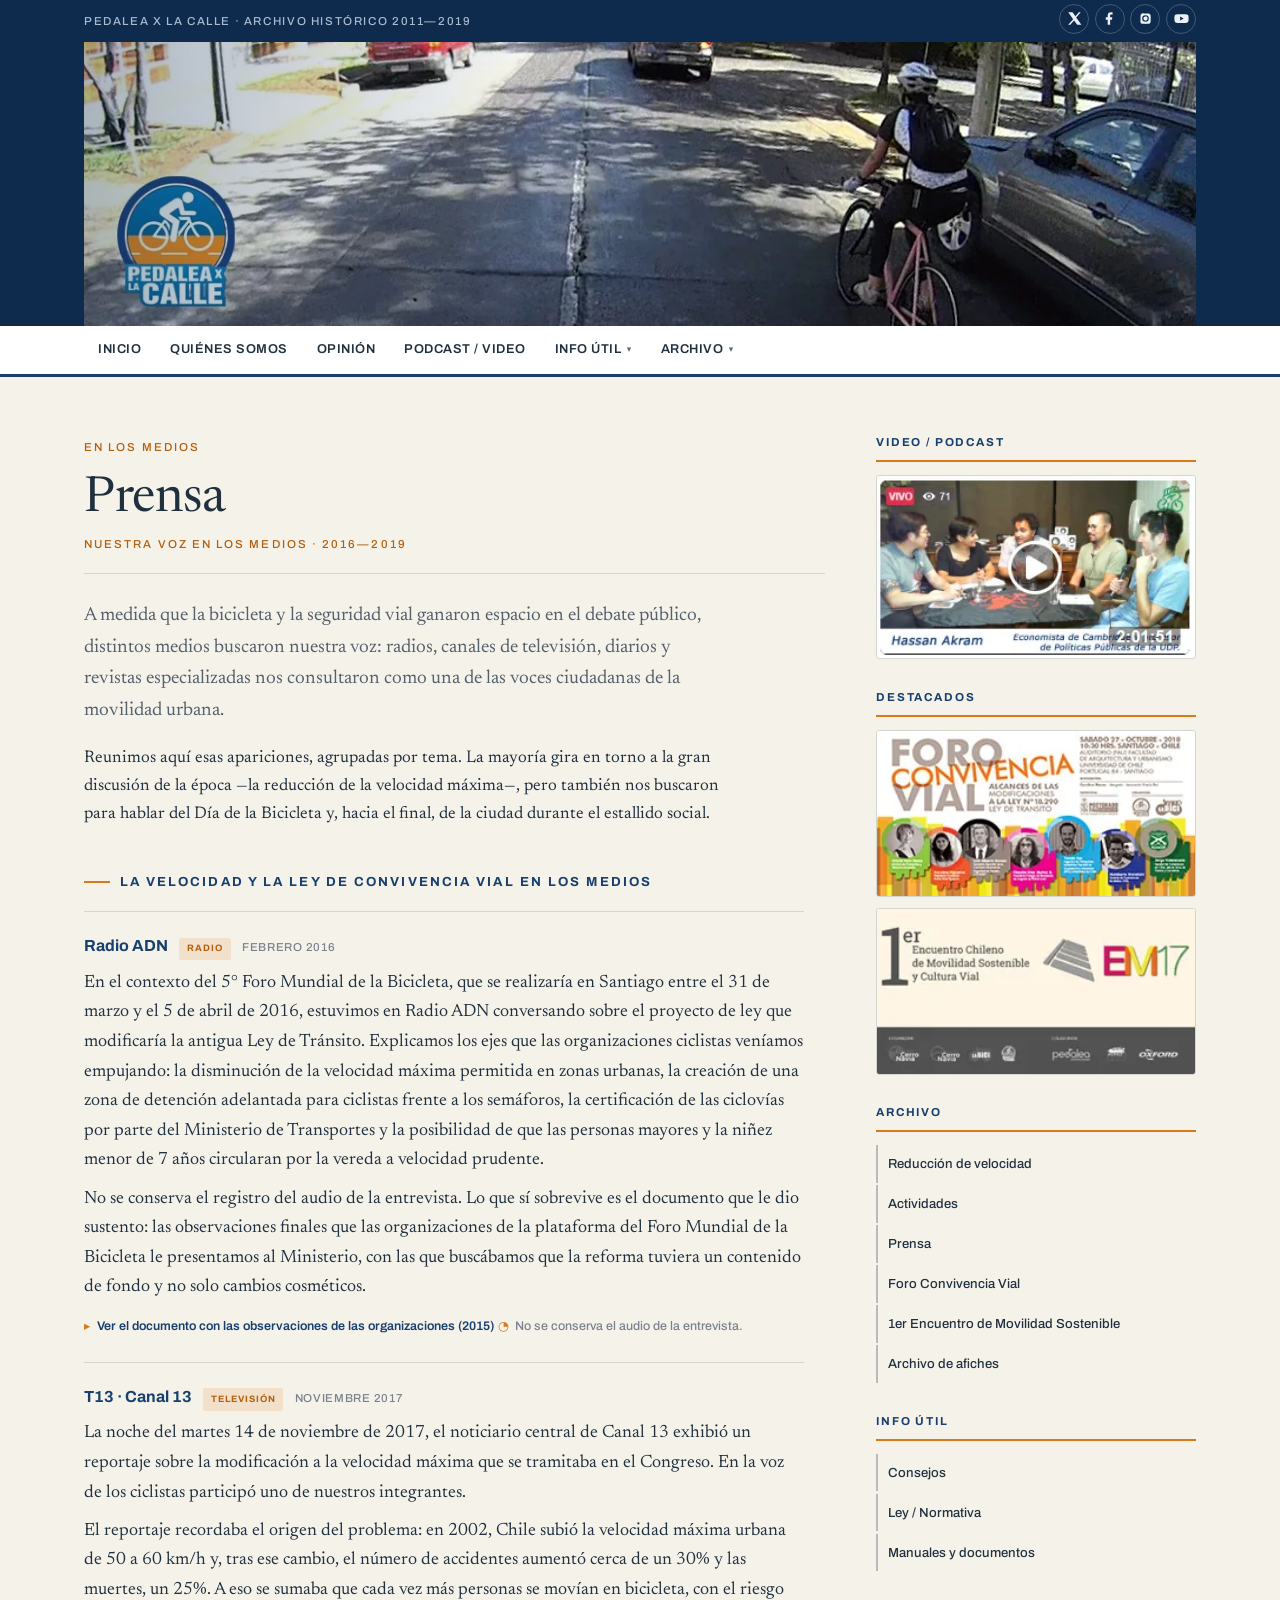
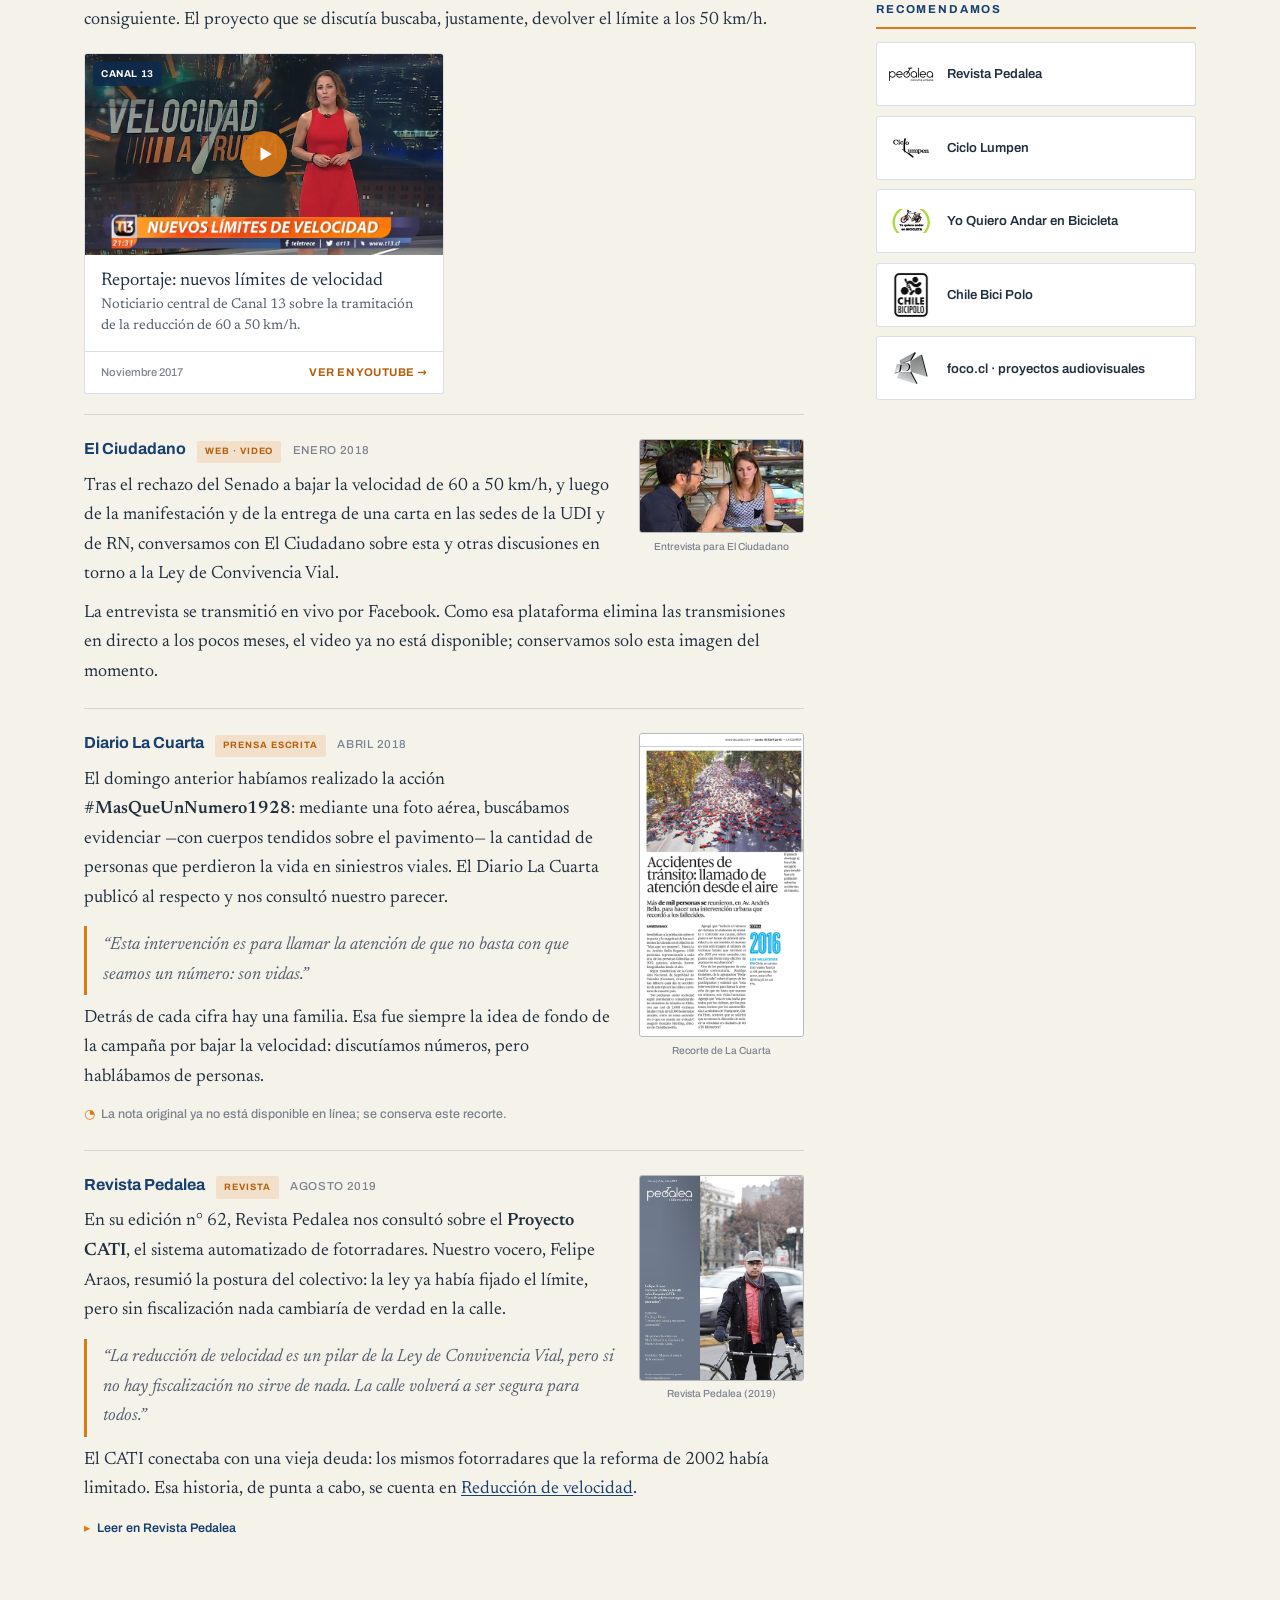
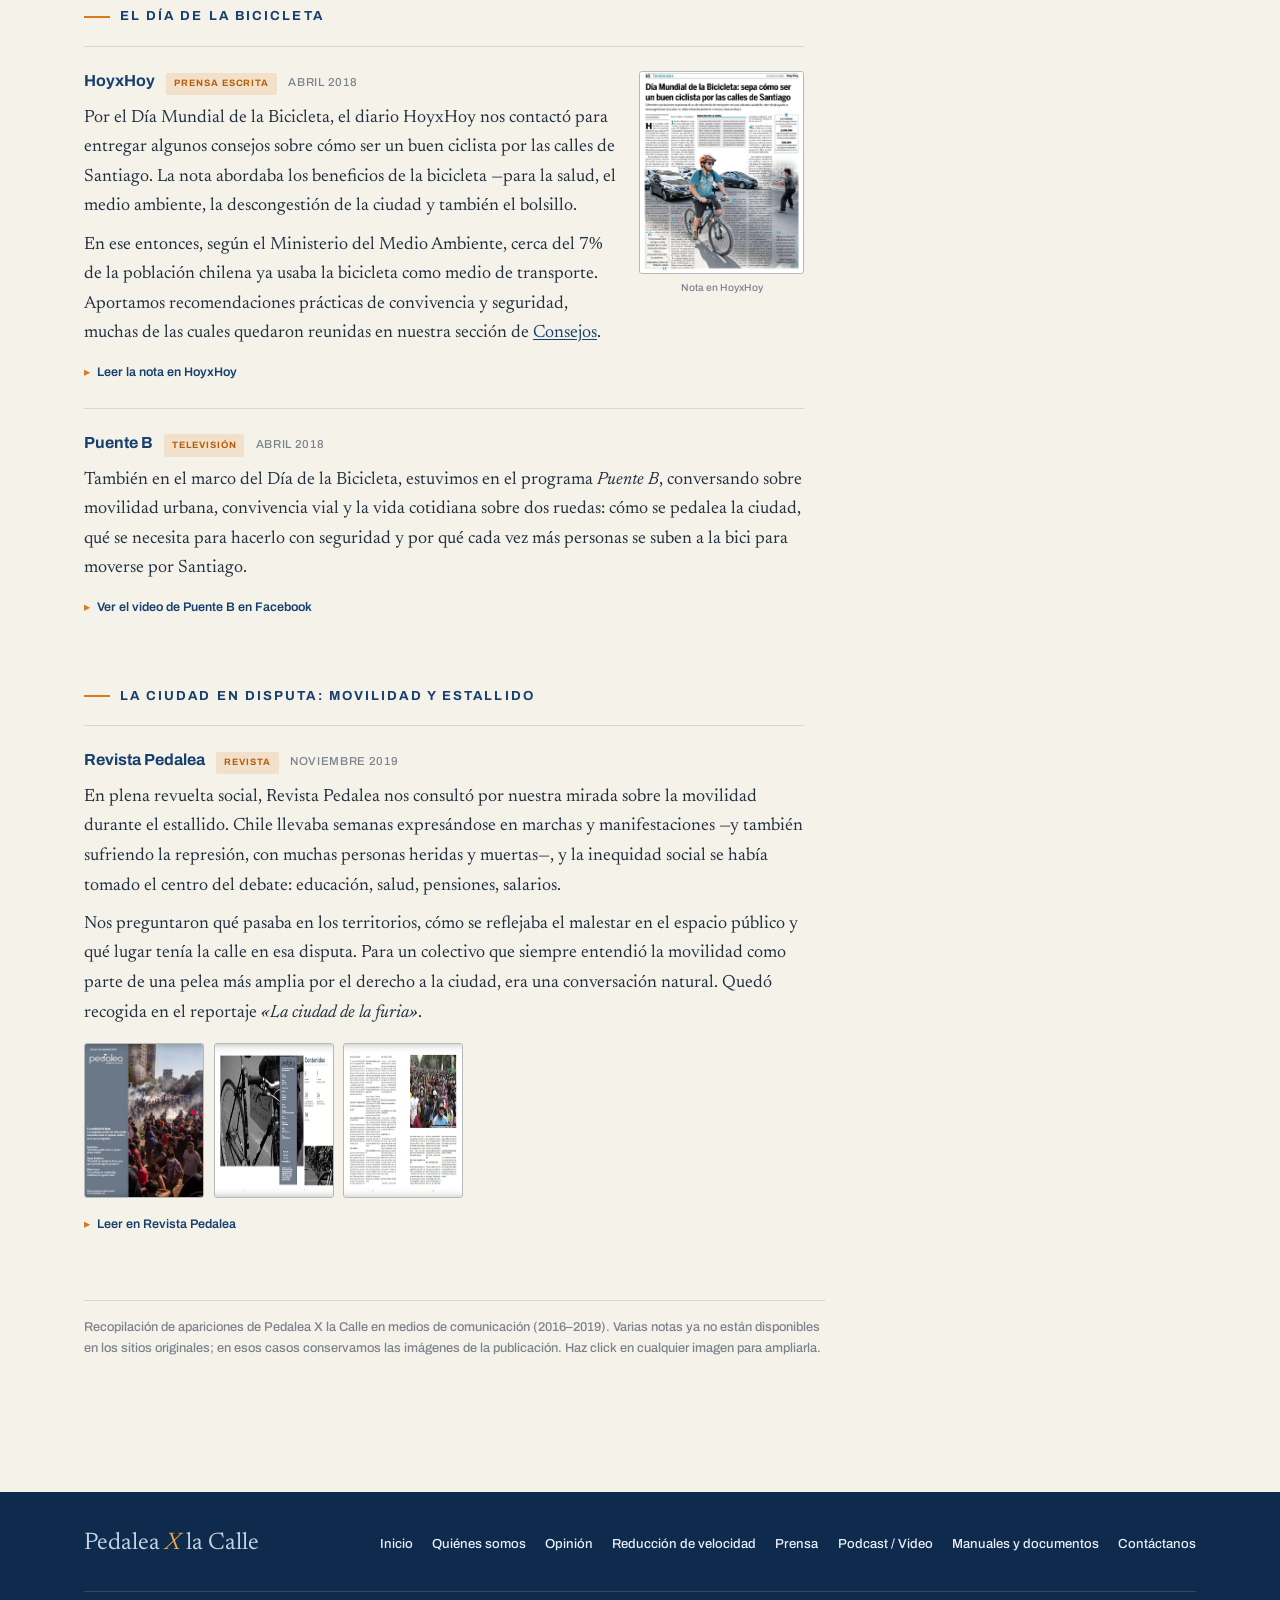
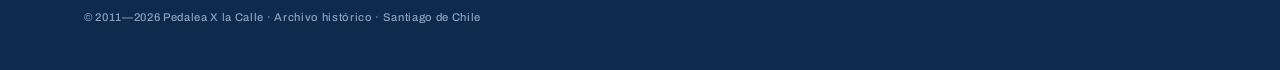
<file: prensa.html>
<!DOCTYPE html>
<html lang="es">
<head>
  <meta charset="UTF-8">
  <meta name="viewport" content="width=device-width, initial-scale=1.0">
  <title>Prensa · Pedalea X la Calle</title>
  <meta name="description" content="Prensa — archivo histórico de Pedalea X la Calle.">
  <!-- Los dos subconjuntos latinos que se usan de entrada. Sin este preload el
       navegador recien los descubre despues de bajar y leer estilo.css. -->
  <link rel="preload" href="fonts/newreader-4.woff2" as="font" type="font/woff2" crossorigin>
  <link rel="preload" href="fonts/archivo-3.woff2" as="font" type="font/woff2" crossorigin>
  <link rel="stylesheet" href="css/estilo.css">

  <!-- Cabecera aleatoria: se elige aqui y se precarga con prioridad alta, para
       que el navegador la pida una sola vez y lo antes posible (elemento LCP). -->
  <script>
    (function () {
      var n = 1 + Math.floor(Math.random() * 3);
      window.__cabecera = "img/cabecera-" + n + ".webp";
      var l = document.createElement("link");
      l.rel = "preload"; l.as = "image"; l.type = "image/webp";
      l.href = window.__cabecera;
      l.setAttribute("fetchpriority", "high");
      document.head.appendChild(l);
    })();
  </script>
</head>
<body>
  <a class="skip" href="#main">Saltar al contenido</a>

  <div class="topbar">
    <div class="wrap topbar__inner">
      <span class="topbar__tag">Pedalea X la Calle · Archivo Histórico 2011—2019</span>
      <ul class="social" aria-label="Redes sociales">
        <li><a href="https://twitter.com/Pedaleaxlacalle" aria-label="Twitter" target="_blank" rel="noopener"><svg viewBox="0 0 24 24" aria-hidden="true"><path d="M18.9 2H22l-7.3 8.3L23 22h-6.6l-5.2-6.8L5.3 22H2l7.8-8.9L2 2h6.8l4.7 6.2L18.9 2z"/></svg></a></li>
        <li><a href="https://facebook.com/PedaleaXlaCalle" aria-label="Facebook" target="_blank" rel="noopener"><svg viewBox="0 0 24 24" aria-hidden="true"><path d="M13 22v-8h3l.5-4H13V7.5c0-1.1.3-1.8 1.9-1.8H17V2.2c-.4 0-1.6-.1-3-.1-2.9 0-4.9 1.8-4.9 5v2.8H6v4h3.1v8H13z"/></svg></a></li>
        <li><a href="https://instagram.com/pedaleaxlacalle" aria-label="Instagram" target="_blank" rel="noopener"><svg viewBox="0 0 24 24" aria-hidden="true"><path d="M12 4c2.6 0 3 0 4 .06 1 .05 1.5.2 1.9.35.5.18.8.4 1.2.8.4.4.6.7.8 1.2.15.4.3.9.35 1.9.06 1 .06 1.4.06 4s0 3-.06 4c-.05 1-.2 1.5-.35 1.9-.18.5-.4.8-.8 1.2-.4.4-.7.6-1.2.8-.4.15-.9.3-1.9.35-1 .06-1.4.06-4 .06s-3 0-4-.06c-1-.05-1.5-.2-1.9-.35-.5-.18-.8-.4-1.2-.8-.4-.4-.6-.7-.8-1.2-.15-.4-.3-.9-.35-1.9C4 15 4 14.6 4 12s0-3 .06-4c.05-1 .2-1.5.35-1.9.18-.5.4-.8.8-1.2.4-.4.7-.6 1.2-.8.4-.15.9-.3 1.9-.35C9 4 9.4 4 12 4zm0 2.7A5.3 5.3 0 1 0 12 17.3 5.3 5.3 0 0 0 12 6.7zm0 1.9A3.4 3.4 0 1 1 12 15.4 3.4 3.4 0 0 1 12 8.6zm5.5-.9a1.25 1.25 0 1 1 0 2.5 1.25 1.25 0 0 1 0-2.5z"/></svg></a></li>
        <li><a href="https://www.youtube.com/@pedaleaxlacalle" aria-label="YouTube" target="_blank" rel="noopener"><svg viewBox="0 0 24 24" aria-hidden="true"><path d="M23 7.5a3 3 0 0 0-2.1-2.1C19 5 12 5 12 5s-7 0-8.9.4A3 3 0 0 0 1 7.5 31 31 0 0 0 .6 12 31 31 0 0 0 1 16.5a3 3 0 0 0 2.1 2.1C5 19 12 19 12 19s7 0 8.9-.4a3 3 0 0 0 2.1-2.1A31 31 0 0 0 23.4 12 31 31 0 0 0 23 7.5zM9.8 15.3V8.7l5.7 3.3-5.7 3.3z"/></svg></a></li>
      </ul>
    </div>
  </div>

  <header class="masthead">
    <div class="wrap">
      <a class="banner" href="index.html" aria-label="Pedalea X la Calle — inicio">
        <img id="banner" width="1144" height="292" fetchpriority="high"
             alt="Pedalea X la Calle — ciclistas ocupando la calle en Santiago">
        <noscript><img src="img/cabecera-1.webp" width="1144" height="292"
             alt="Ciclistas ocupando la calle en Santiago"></noscript>
      </a>
      <script>document.getElementById("banner").src = window.__cabecera;</script>
    </div>
  </header>

  <nav class="mainnav" aria-label="Menú principal">
    <div class="wrap mainnav__inner">
      <button class="nav-toggle" aria-expanded="false" aria-controls="menu">☰ Menú</button>
      <ul class="menu" id="menu">
        <li><a href="index.html">Inicio</a></li>
        <li><a href="quienes-somos.html">Quiénes somos</a></li>
        <li><a href="opinion.html">Opinión</a></li>
        <li><a href="podcast-video.html">Podcast / Video</a></li>
        <li class="has-sub">
          <button class="menu__btn" aria-expanded="false">Info útil</button>
          <ul class="submenu">
            <li class="submenu__label">Recursos</li>
            <li><a href="consejos.html">Consejos</a></li>
            <li><a href="normativa.html">Ley / Normativa</a></li>
            <li><a href="manuales.html">Manuales y documentos</a></li>
          </ul>
        </li>
        <li class="has-sub">
          <button class="menu__btn" aria-expanded="false">Archivo</button>
          <ul class="submenu">
            <li class="submenu__label">Campañas e hitos</li>
            <li><a href="reduccion-velocidad.html">Reducción de velocidad</a></li>
            <li><a href="actividades.html">Actividades</a></li>
            <li><a href="prensa.html">Prensa</a></li>
            <li><a href="foro-convivencia-vial.html">Foro Convivencia Vial</a></li>
            <li><a href="encuentro-movilidad.html">1er Encuentro de Movilidad Sostenible</a></li>
            <li><a href="archivo-afiches.html">Archivo de afiches</a></li>
          </ul>
        </li>
      </ul>
    </div>
  </nav>

  <div class="wrap layout">

    <main class="content" id="main">
      <div class="page-title">
        <span class="kicker">En los medios</span>
        <h1>Prensa</h1>
        <span class="kicker" style="display:block;margin-top:.6rem">Nuestra voz en los medios · 2016—2019</span>
      </div>

      <div class="prose" style="max-width:72ch;margin-bottom:1.5rem">
        <p class="article-lead">A medida que la bicicleta y la seguridad vial ganaron espacio en el debate público, distintos medios buscaron nuestra voz: radios, canales de televisión, diarios y revistas especializadas nos consultaron como una de las voces ciudadanas de la movilidad urbana.</p>
        <p>Reunimos aquí esas apariciones, agrupadas por tema. La mayoría gira en torno a la gran discusión de la época —la reducción de la velocidad máxima—, pero también nos buscaron para hablar del Día de la Bicicleta y, hacia el final, de la ciudad durante el estallido social.</p>
      </div>

      <!-- ===== TEMA 1 ===== -->
      <section>
        <div class="block-head"><h2>La velocidad y la Ley de Convivencia Vial en los medios</h2></div>

        <div class="medio">
          <div class="medio__top"><span class="medio__outlet">Radio ADN</span><span class="medio__tipo">Radio</span><span class="medio__fecha">Febrero 2016</span></div>
          <p>En el contexto del 5° Foro Mundial de la Bicicleta, que se realizaría en Santiago entre el 31 de marzo y el 5 de abril de 2016, estuvimos en Radio ADN conversando sobre el proyecto de ley que modificaría la antigua Ley de Tránsito. Explicamos los ejes que las organizaciones ciclistas veníamos empujando: la disminución de la velocidad máxima permitida en zonas urbanas, la creación de una zona de detención adelantada para ciclistas frente a los semáforos, la certificación de las ciclovías por parte del Ministerio de Transportes y la posibilidad de que las personas mayores y la niñez menor de 7 años circularan por la vereda a velocidad prudente.</p>
          <p>No se conserva el registro del audio de la entrevista. Lo que sí sobrevive es el documento que le dio sustento: las observaciones finales que las organizaciones de la plataforma del Foro Mundial de la Bicicleta le presentamos al Ministerio, con las que buscábamos que la reforma tuviera un contenido de fondo y no solo cambios cosméticos.</p>
          <a class="fb-link" href="https://drive.google.com/file/d/0Bz4s85GDGut0T0hCdHRMdEtfZVk/view" target="_blank" rel="noopener">Ver el documento con las observaciones de las organizaciones (2015)</a>
          <span class="medio__nota">No se conserva el audio de la entrevista.</span>
        </div>

        <div class="medio">
          <div class="medio__top"><span class="medio__outlet">T13 · Canal 13</span><span class="medio__tipo">Televisión</span><span class="medio__fecha">Noviembre 2017</span></div>
          <p>La noche del martes 14 de noviembre de 2017, el noticiario central de Canal 13 exhibió un reportaje sobre la modificación a la velocidad máxima que se tramitaba en el Congreso. En la voz de los ciclistas participó uno de nuestros integrantes.</p>
          <p>El reportaje recordaba el origen del problema: en 2002, Chile subió la velocidad máxima urbana de 50 a 60 km/h y, tras ese cambio, el número de accidentes aumentó cerca de un 30% y las muertes, un 25%. A eso se sumaba que cada vez más personas se movían en bicicleta, con el riesgo consiguiente. El proyecto que se discutía buscaba, justamente, devolver el límite a los 50 km/h.</p>
          <div style="max-width:360px;margin-top:1.1rem">
            <a class="pxlc-card" href="https://youtu.be/he_mm_hQhjk" target="_blank" rel="noopener">
              <div class="pxlc-card-thumb" style="background-image:url('img/prensa/t13.jpg');background-size:cover;background-position:center;">
                <span class="pxlc-ep-badge">Canal 13</span>
                <div class="pxlc-play-btn"><svg viewBox="0 0 16 16" fill="white" xmlns="http://www.w3.org/2000/svg"><polygon points="4,2 14,8 4,14"/></svg></div>
              </div>
              <div class="pxlc-card-body">
                <div class="pxlc-card-title">Reportaje: nuevos límites de velocidad</div>
                <div class="pxlc-card-summary">Noticiario central de Canal 13 sobre la tramitación de la reducción de 60 a 50 km/h.</div>
              </div>
              <div class="pxlc-card-footer">
                <span class="pxlc-date">Noviembre 2017</span>
                <span class="pxlc-ver-link">Ver en YouTube →</span>
              </div>
            </a>
          </div>
        </div>

        <div class="medio">
          <figure class="medio__fig"><img class="zoomable" src="img/prensa/elciudadano.jpg" alt="Entrevista de Pedalea X la Calle para El Ciudadano, 2018"><figcaption>Entrevista para El Ciudadano</figcaption></figure>
          <div class="medio__top"><span class="medio__outlet">El Ciudadano</span><span class="medio__tipo">Web · Video</span><span class="medio__fecha">Enero 2018</span></div>
          <p>Tras el rechazo del Senado a bajar la velocidad de 60 a 50 km/h, y luego de la manifestación y de la entrega de una carta en las sedes de la UDI y de RN, conversamos con El Ciudadano sobre esta y otras discusiones en torno a la Ley de Convivencia Vial.</p>
          <p>La entrevista se transmitió en vivo por Facebook. Como esa plataforma elimina las transmisiones en directo a los pocos meses, el video ya no está disponible; conservamos solo esta imagen del momento.</p>
        </div>

        <div class="medio">
          <figure class="medio__fig"><img class="zoomable" src="img/prensa/lacuarta.jpg" alt="Recorte del Diario La Cuarta sobre #MasQueUnNumero1928, 2018"><figcaption>Recorte de La Cuarta</figcaption></figure>
          <div class="medio__top"><span class="medio__outlet">Diario La Cuarta</span><span class="medio__tipo">Prensa escrita</span><span class="medio__fecha">Abril 2018</span></div>
          <p>El domingo anterior habíamos realizado la acción <strong>#MasQueUnNumero1928</strong>: mediante una foto aérea, buscábamos evidenciar —con cuerpos tendidos sobre el pavimento— la cantidad de personas que perdieron la vida en siniestros viales. El Diario La Cuarta publicó al respecto y nos consultó nuestro parecer.</p>
          <blockquote>“Esta intervención es para llamar la atención de que no basta con que seamos un número: son vidas.”</blockquote>
          <p>Detrás de cada cifra hay una familia. Esa fue siempre la idea de fondo de la campaña por bajar la velocidad: discutíamos números, pero hablábamos de personas.</p>
          <span class="medio__nota">La nota original ya no está disponible en línea; se conserva este recorte.</span>
        </div>

        <div class="medio">
          <figure class="medio__fig"><img class="zoomable" src="img/prensa/cati.jpg" alt="Publicación de Revista Pedalea sobre el Proyecto CATI, 2019"><figcaption>Revista Pedalea (2019)</figcaption></figure>
          <div class="medio__top"><span class="medio__outlet">Revista Pedalea</span><span class="medio__tipo">Revista</span><span class="medio__fecha">Agosto 2019</span></div>
          <p>En su edición n° 62, Revista Pedalea nos consultó sobre el <strong>Proyecto CATI</strong>, el sistema automatizado de fotorradares. Nuestro vocero, Felipe Araos, resumió la postura del colectivo: la ley ya había fijado el límite, pero sin fiscalización nada cambiaría de verdad en la calle.</p>
          <blockquote>“La reducción de velocidad es un pilar de la Ley de Convivencia Vial, pero si no hay fiscalización no sirve de nada. La calle volverá a ser segura para todos.”</blockquote>
          <p>El CATI conectaba con una vieja deuda: los mismos fotorradares que la reforma de 2002 había limitado. Esa historia, de punta a cabo, se cuenta en <a href="reduccion-velocidad.html">Reducción de velocidad</a>.</p>
          <a class="fb-link" href="https://revistapedalea.com/proyecto-cati-a-las-puertas-de-un-cambio-cultural-en-nuestras-calles/" target="_blank" rel="noopener">Leer en Revista Pedalea</a>
        </div>
      </section>

      <!-- ===== TEMA 2 ===== -->
      <section>
        <div class="block-head"><h2>El Día de la Bicicleta</h2></div>

        <div class="medio">
          <figure class="medio__fig"><img class="zoomable" src="img/prensa/hoyxhoy.jpg" alt="Nota del diario HoyxHoy por el Día de la Bicicleta, 2018"><figcaption>Nota en HoyxHoy</figcaption></figure>
          <div class="medio__top"><span class="medio__outlet">HoyxHoy</span><span class="medio__tipo">Prensa escrita</span><span class="medio__fecha">Abril 2018</span></div>
          <p>Por el Día Mundial de la Bicicleta, el diario HoyxHoy nos contactó para entregar algunos consejos sobre cómo ser un buen ciclista por las calles de Santiago. La nota abordaba los beneficios de la bicicleta —para la salud, el medio ambiente, la descongestión de la ciudad y también el bolsillo.</p>
          <p>En ese entonces, según el Ministerio del Medio Ambiente, cerca del 7% de la población chilena ya usaba la bicicleta como medio de transporte. Aportamos recomendaciones prácticas de convivencia y seguridad, muchas de las cuales quedaron reunidas en nuestra sección de <a href="consejos.html">Consejos</a>.</p>
          <a class="fb-link" href="http://www.hoyxhoy.cl/2018/04/19/full/cuerpo-principal/10/" target="_blank" rel="noopener">Leer la nota en HoyxHoy</a>
        </div>

        <div class="medio">
          <div class="medio__top"><span class="medio__outlet">Puente B</span><span class="medio__tipo">Televisión</span><span class="medio__fecha">Abril 2018</span></div>
          <p>También en el marco del Día de la Bicicleta, estuvimos en el programa <em>Puente B</em>, conversando sobre movilidad urbana, convivencia vial y la vida cotidiana sobre dos ruedas: cómo se pedalea la ciudad, qué se necesita para hacerlo con seguridad y por qué cada vez más personas se suben a la bici para moverse por Santiago.</p>
          <a class="fb-link" href="https://www.facebook.com/puentebrealizadores/videos/1722178821201141/" target="_blank" rel="noopener">Ver el video de Puente B en Facebook</a>
        </div>
      </section>

      <!-- ===== TEMA 3 ===== -->
      <section>
        <div class="block-head"><h2>La ciudad en disputa: movilidad y estallido</h2></div>

        <div class="medio">
          <div class="medio__top"><span class="medio__outlet">Revista Pedalea</span><span class="medio__tipo">Revista</span><span class="medio__fecha">Noviembre 2019</span></div>
          <p>En plena revuelta social, Revista Pedalea nos consultó por nuestra mirada sobre la movilidad durante el estallido. Chile llevaba semanas expresándose en marchas y manifestaciones —y también sufriendo la represión, con muchas personas heridas y muertas—, y la inequidad social se había tomado el centro del debate: educación, salud, pensiones, salarios.</p>
          <p>Nos preguntaron qué pasaba en los territorios, cómo se reflejaba el malestar en el espacio público y qué lugar tenía la calle en esa disputa. Para un colectivo que siempre entendió la movilidad como parte de una pelea más amplia por el derecho a la ciudad, era una conversación natural. Quedó recogida en el reportaje <em>«La ciudad de la furia»</em>.</p>
          <div class="medio__imgs">
            <img class="zoomable" src="img/prensa/furia-portada.jpg" alt="Portada de Revista Pedalea, noviembre 2019">
            <img class="zoomable" src="img/prensa/furia-interior1.jpg" alt="Interior de Revista Pedalea, La ciudad de la furia (1)">
            <img class="zoomable" src="img/prensa/furia-interior2.jpg" alt="Interior de Revista Pedalea, La ciudad de la furia (2)">
          </div>
          <a class="fb-link" href="https://revistapedalea.com/la-ciudad-de-la-furia/" target="_blank" rel="noopener">Leer en Revista Pedalea</a>
        </div>
      </section>

      <p class="src-note">Recopilación de apariciones de Pedalea X la Calle en medios de comunicación (2016–2019). Varias notas ya no están disponibles en los sitios originales; en esos casos conservamos las imágenes de la publicación. Haz click en cualquier imagen para ampliarla.</p>
    </main>

    <aside class="sidebar" aria-label="Contenido complementario">
      <div class="widget">
        <h2 class="widget__title">Video / Podcast</h2>
        <a class="w-banner" href="podcast-video.html">
          <img src="img/banner-podcast.webp" width="284" height="163" decoding="async" alt="Conversaciones en video de Pedalea X la Calle">
        </a>
      </div>
      <div class="widget">
        <h2 class="widget__title">Destacados</h2>
        <div class="w-banners">
          <a class="w-banner" href="foro-convivencia-vial.html">
            <img src="img/banner-foro.webp" width="270" height="140" loading="lazy" decoding="async" alt="Foro Convivencia Vial 2018">
          </a>
          <a class="w-banner" href="encuentro-movilidad.html">
            <img src="img/banner-encuentro.webp" width="270" height="140" loading="lazy" decoding="async" alt="1er Encuentro de Movilidad Sostenible y Cultura Vial">
          </a>
        </div>
      </div>
      <div class="widget">
        <h2 class="widget__title">Archivo</h2>
        <ul class="w-nav">
          <li><a href="reduccion-velocidad.html">Reducción de velocidad</a></li>
          <li><a href="actividades.html">Actividades</a></li>
          <li><a href="prensa.html">Prensa</a></li>
          <li><a href="foro-convivencia-vial.html">Foro Convivencia Vial</a></li>
          <li><a href="encuentro-movilidad.html">1er Encuentro de Movilidad Sostenible</a></li>
          <li><a href="archivo-afiches.html">Archivo de afiches</a></li>
        </ul>
      </div>
      <div class="widget">
        <h2 class="widget__title">Info útil</h2>
        <ul class="w-nav">
          <li><a href="consejos.html">Consejos</a></li>
          <li><a href="normativa.html">Ley / Normativa</a></li>
          <li><a href="manuales.html">Manuales y documentos</a></li>
        </ul>
      </div>
      <div class="widget">
        <h2 class="widget__title">Recomendamos</h2>
        <ul class="w-allies">
          <li><a href="https://revistapedalea.com" target="_blank" rel="noopener"><img src="img/aliado-revistapedalea.webp" width="46" height="46" loading="lazy" decoding="async" alt="Revista Pedalea"><span>Revista Pedalea</span></a></li>
          <li><a href="http://ciclolumpen.cl" target="_blank" rel="noopener"><img src="img/aliado-ciclolumpen.webp" width="46" height="46" loading="lazy" decoding="async" alt="Ciclo Lumpen"><span>Ciclo Lumpen</span></a></li>
          <li><a href="https://www.facebook.com/Yo-quiero-andar-en-Bicicleta-140569169340311/" target="_blank" rel="noopener"><img src="img/aliado-yoquiero.webp" width="46" height="46" loading="lazy" decoding="async" alt="Yo Quiero Andar en Bicicleta"><span>Yo Quiero Andar en Bicicleta</span></a></li>
          <li><a href="https://bikepolo.cl/" target="_blank" rel="noopener"><img src="img/chilebicipolo.webp" width="46" height="46" loading="lazy" decoding="async" alt="Chile Bici Polo"><span>Chile Bici Polo</span></a></li>
          <li><a href="https://foco.cl" target="_blank" rel="noopener"><img src="img/logo-foco.webp" width="46" height="46" loading="lazy" decoding="async" alt="foco.cl"><span>foco.cl · proyectos audiovisuales</span></a></li>
        </ul>
      </div>
    </aside>

  </div>

  <footer class="site-foot">
    <div class="wrap site-foot__inner">
      <span class="site-foot__brand">Pedalea <em>X</em> la Calle</span>
      <nav class="site-foot__links" aria-label="Pie">
        <a href="index.html">Inicio</a>
        <a href="quienes-somos.html">Quiénes somos</a>
        <a href="opinion.html">Opinión</a>
        <a href="reduccion-velocidad.html">Reducción de velocidad</a>
        <a href="prensa.html">Prensa</a>
        <a href="podcast-video.html">Podcast / Video</a>
        <a href="manuales.html">Manuales y documentos</a>
        <a href="quienes-somos.html#contacto">Contáctanos</a>
      </nav>
      <p class="site-foot__meta">© 2011—2026 Pedalea X la Calle · Archivo histórico · Santiago de Chile</p>
    </div>
  </footer>

  <script src="js/script.js"></script>
</body>
</html>
</file>
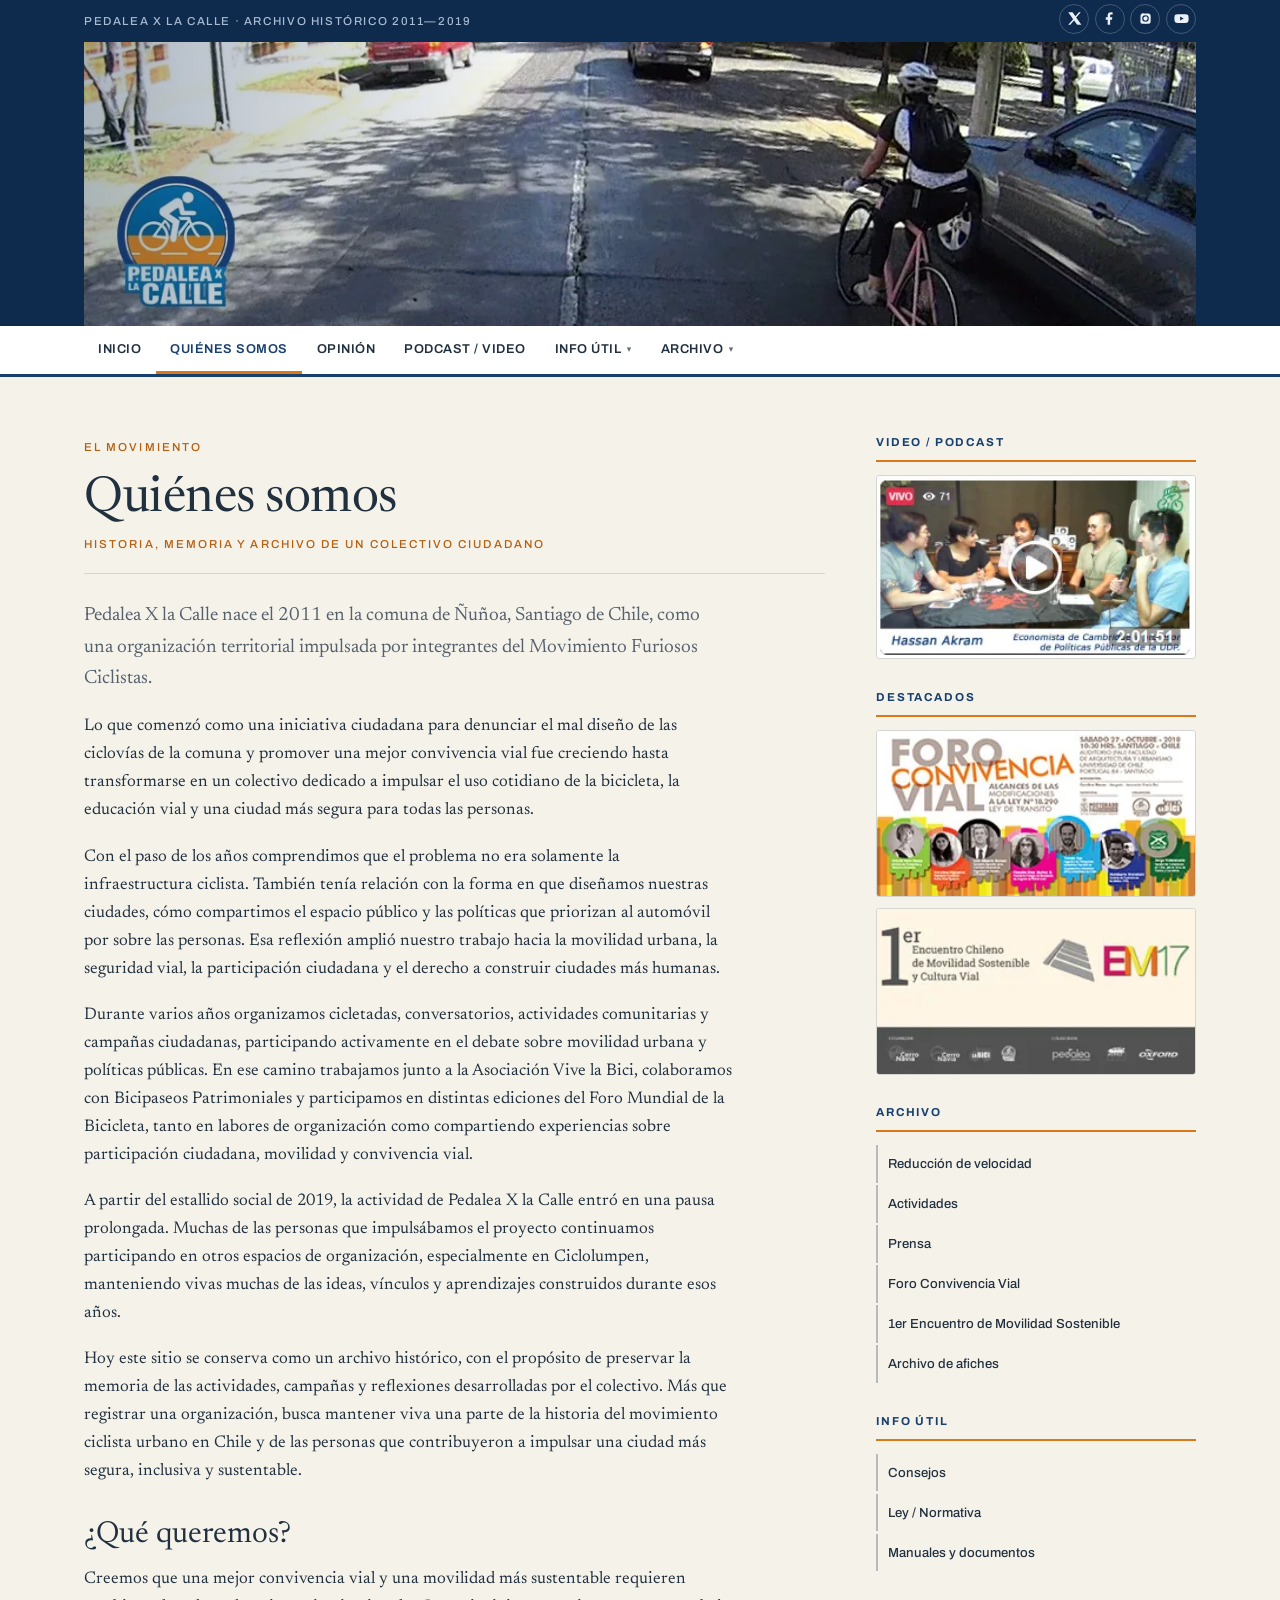
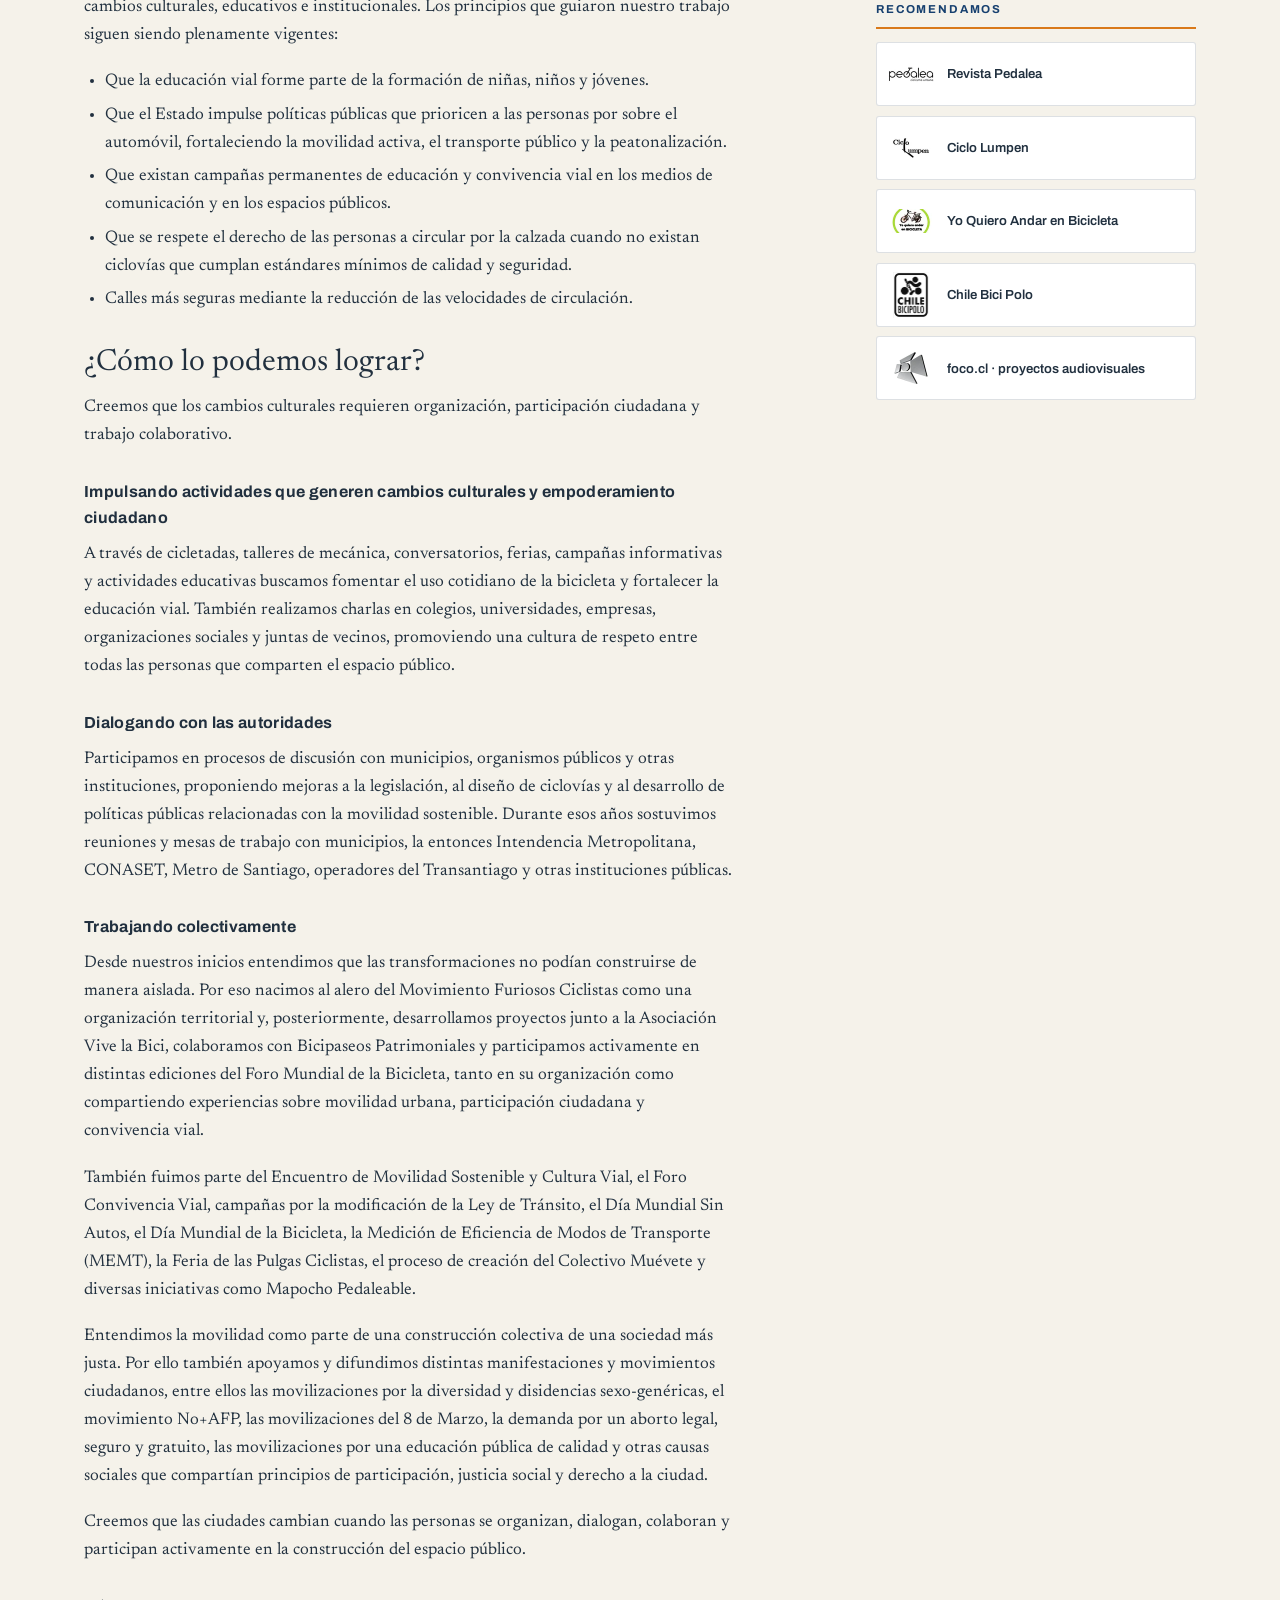
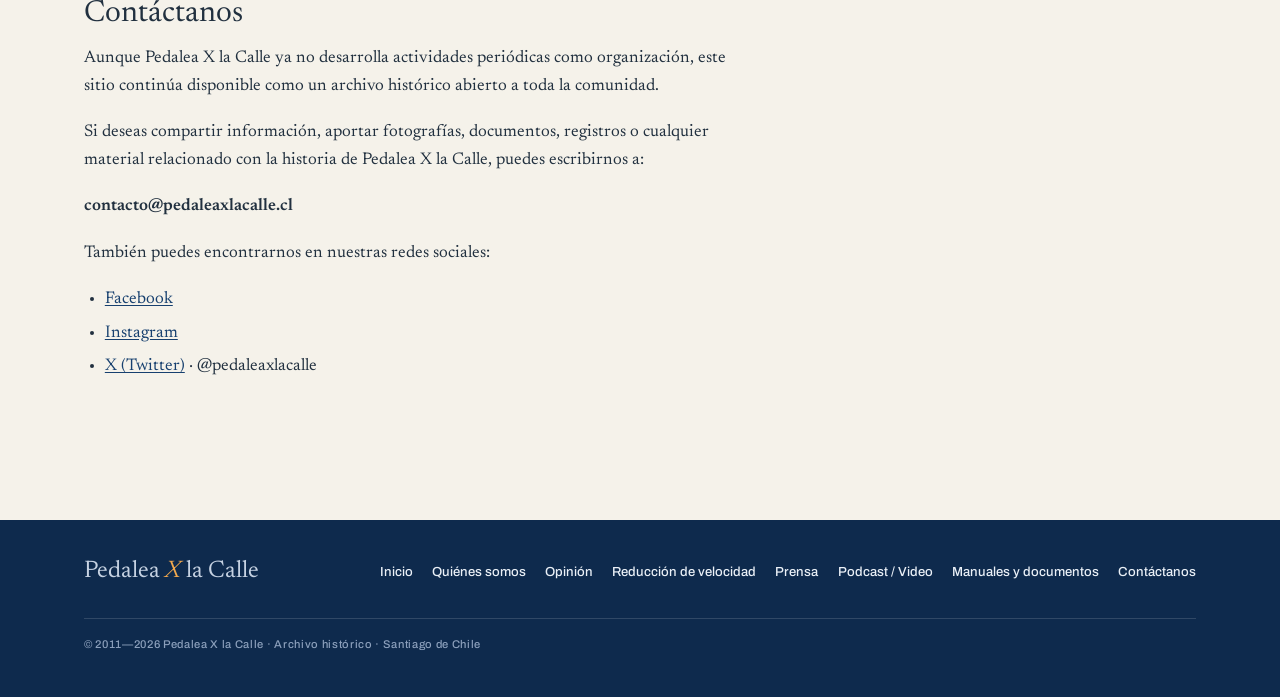
<file: quienes-somos.html>
<!DOCTYPE html>
<html lang="es">
<head>
  <meta charset="UTF-8">
  <meta name="viewport" content="width=device-width, initial-scale=1.0">
  <title>Quiénes somos · Pedalea X la Calle</title>
  <meta name="description" content="Quiénes somos — archivo histórico de Pedalea X la Calle.">
  <!-- Los dos subconjuntos latinos que se usan de entrada. Sin este preload el
       navegador recien los descubre despues de bajar y leer estilo.css. -->
  <link rel="preload" href="fonts/newreader-4.woff2" as="font" type="font/woff2" crossorigin>
  <link rel="preload" href="fonts/archivo-3.woff2" as="font" type="font/woff2" crossorigin>
  <link rel="stylesheet" href="css/estilo.css">

  <!-- Cabecera aleatoria: se elige aqui y se precarga con prioridad alta, para
       que el navegador la pida una sola vez y lo antes posible (elemento LCP). -->
  <script>
    (function () {
      var n = 1 + Math.floor(Math.random() * 3);
      window.__cabecera = "img/cabecera-" + n + ".webp";
      var l = document.createElement("link");
      l.rel = "preload"; l.as = "image"; l.type = "image/webp";
      l.href = window.__cabecera;
      l.setAttribute("fetchpriority", "high");
      document.head.appendChild(l);
    })();
  </script>
</head>
<body>
  <a class="skip" href="#main">Saltar al contenido</a>

  <div class="topbar">
    <div class="wrap topbar__inner">
      <span class="topbar__tag">Pedalea X la Calle · Archivo Histórico 2011—2019</span>
      <ul class="social" aria-label="Redes sociales">
        <li><a href="https://twitter.com/Pedaleaxlacalle" aria-label="Twitter" target="_blank" rel="noopener"><svg viewBox="0 0 24 24" aria-hidden="true"><path d="M18.9 2H22l-7.3 8.3L23 22h-6.6l-5.2-6.8L5.3 22H2l7.8-8.9L2 2h6.8l4.7 6.2L18.9 2z"/></svg></a></li>
        <li><a href="https://facebook.com/PedaleaXlaCalle" aria-label="Facebook" target="_blank" rel="noopener"><svg viewBox="0 0 24 24" aria-hidden="true"><path d="M13 22v-8h3l.5-4H13V7.5c0-1.1.3-1.8 1.9-1.8H17V2.2c-.4 0-1.6-.1-3-.1-2.9 0-4.9 1.8-4.9 5v2.8H6v4h3.1v8H13z"/></svg></a></li>
        <li><a href="https://instagram.com/pedaleaxlacalle" aria-label="Instagram" target="_blank" rel="noopener"><svg viewBox="0 0 24 24" aria-hidden="true"><path d="M12 4c2.6 0 3 0 4 .06 1 .05 1.5.2 1.9.35.5.18.8.4 1.2.8.4.4.6.7.8 1.2.15.4.3.9.35 1.9.06 1 .06 1.4.06 4s0 3-.06 4c-.05 1-.2 1.5-.35 1.9-.18.5-.4.8-.8 1.2-.4.4-.7.6-1.2.8-.4.15-.9.3-1.9.35-1 .06-1.4.06-4 .06s-3 0-4-.06c-1-.05-1.5-.2-1.9-.35-.5-.18-.8-.4-1.2-.8-.4-.4-.6-.7-.8-1.2-.15-.4-.3-.9-.35-1.9C4 15 4 14.6 4 12s0-3 .06-4c.05-1 .2-1.5.35-1.9.18-.5.4-.8.8-1.2.4-.4.7-.6 1.2-.8.4-.15.9-.3 1.9-.35C9 4 9.4 4 12 4zm0 2.7A5.3 5.3 0 1 0 12 17.3 5.3 5.3 0 0 0 12 6.7zm0 1.9A3.4 3.4 0 1 1 12 15.4 3.4 3.4 0 0 1 12 8.6zm5.5-.9a1.25 1.25 0 1 1 0 2.5 1.25 1.25 0 0 1 0-2.5z"/></svg></a></li>
        <li><a href="https://www.youtube.com/@pedaleaxlacalle" aria-label="YouTube" target="_blank" rel="noopener"><svg viewBox="0 0 24 24" aria-hidden="true"><path d="M23 7.5a3 3 0 0 0-2.1-2.1C19 5 12 5 12 5s-7 0-8.9.4A3 3 0 0 0 1 7.5 31 31 0 0 0 .6 12 31 31 0 0 0 1 16.5a3 3 0 0 0 2.1 2.1C5 19 12 19 12 19s7 0 8.9-.4a3 3 0 0 0 2.1-2.1A31 31 0 0 0 23.4 12 31 31 0 0 0 23 7.5zM9.8 15.3V8.7l5.7 3.3-5.7 3.3z"/></svg></a></li>
      </ul>
    </div>
  </div>

  <header class="masthead">
    <div class="wrap">
      <a class="banner" href="index.html" aria-label="Pedalea X la Calle — inicio">
        <img id="banner" width="1144" height="292" fetchpriority="high"
             alt="Pedalea X la Calle — ciclistas ocupando la calle en Santiago">
        <noscript><img src="img/cabecera-1.webp" width="1144" height="292"
             alt="Ciclistas ocupando la calle en Santiago"></noscript>
      </a>
      <script>document.getElementById("banner").src = window.__cabecera;</script>
    </div>
  </header>

  <nav class="mainnav" aria-label="Menú principal">
    <div class="wrap mainnav__inner">
      <button class="nav-toggle" aria-expanded="false" aria-controls="menu">☰ Menú</button>
      <ul class="menu" id="menu">
        <li><a href="index.html">Inicio</a></li>
        <li><a href="quienes-somos.html">Quiénes somos</a></li>
        <li><a href="opinion.html">Opinión</a></li>
        <li><a href="podcast-video.html">Podcast / Video</a></li>
        <li class="has-sub">
          <button class="menu__btn" aria-expanded="false">Info útil</button>
          <ul class="submenu">
            <li class="submenu__label">Recursos</li>
            <li><a href="consejos.html">Consejos</a></li>
            <li><a href="normativa.html">Ley / Normativa</a></li>
            <li><a href="manuales.html">Manuales y documentos</a></li>
          </ul>
        </li>
        <li class="has-sub">
          <button class="menu__btn" aria-expanded="false">Archivo</button>
          <ul class="submenu">
            <li class="submenu__label">Campañas e hitos</li>
            <li><a href="reduccion-velocidad.html">Reducción de velocidad</a></li>
            <li><a href="actividades.html">Actividades</a></li>
            <li><a href="prensa.html">Prensa</a></li>
            <li><a href="foro-convivencia-vial.html">Foro Convivencia Vial</a></li>
            <li><a href="encuentro-movilidad.html">1er Encuentro de Movilidad Sostenible</a></li>
            <li><a href="archivo-afiches.html">Archivo de afiches</a></li>
          </ul>
        </li>
      </ul>
    </div>
  </nav>

  <div class="wrap layout">

    <main class="content" id="main">
      <div class="page-title">
        <span class="kicker">El movimiento</span>
        <h1>Quiénes somos</h1>
        <span class="kicker" style="display:block;margin-top:.6rem">Historia, memoria y archivo de un colectivo ciudadano</span>
      </div>

      <article class="prose">
        <p class="article-lead">Pedalea X la Calle nace el 2011 en la comuna de Ñuñoa, Santiago de Chile, como una organización territorial impulsada por integrantes del Movimiento Furiosos Ciclistas.</p>

        <p>Lo que comenzó como una iniciativa ciudadana para denunciar el mal diseño de las ciclovías de la comuna y promover una mejor convivencia vial fue creciendo hasta transformarse en un colectivo dedicado a impulsar el uso cotidiano de la bicicleta, la educación vial y una ciudad más segura para todas las personas.</p>

        <p>Con el paso de los años comprendimos que el problema no era solamente la infraestructura ciclista. También tenía relación con la forma en que diseñamos nuestras ciudades, cómo compartimos el espacio público y las políticas que priorizan al automóvil por sobre las personas. Esa reflexión amplió nuestro trabajo hacia la movilidad urbana, la seguridad vial, la participación ciudadana y el derecho a construir ciudades más humanas.</p>

        <p>Durante varios años organizamos cicletadas, conversatorios, actividades comunitarias y campañas ciudadanas, participando activamente en el debate sobre movilidad urbana y políticas públicas. En ese camino trabajamos junto a la Asociación Vive la Bici, colaboramos con Bicipaseos Patrimoniales y participamos en distintas ediciones del Foro Mundial de la Bicicleta, tanto en labores de organización como compartiendo experiencias sobre participación ciudadana, movilidad y convivencia vial.</p>

        <p>A partir del estallido social de 2019, la actividad de Pedalea X la Calle entró en una pausa prolongada. Muchas de las personas que impulsábamos el proyecto continuamos participando en otros espacios de organización, especialmente en Ciclolumpen, manteniendo vivas muchas de las ideas, vínculos y aprendizajes construidos durante esos años.</p>

        <p>Hoy este sitio se conserva como un archivo histórico, con el propósito de preservar la memoria de las actividades, campañas y reflexiones desarrolladas por el colectivo. Más que registrar una organización, busca mantener viva una parte de la historia del movimiento ciclista urbano en Chile y de las personas que contribuyeron a impulsar una ciudad más segura, inclusiva y sustentable.</p>

        <h2>¿Qué queremos?</h2>
        <p>Creemos que una mejor convivencia vial y una movilidad más sustentable requieren cambios culturales, educativos e institucionales. Los principios que guiaron nuestro trabajo siguen siendo plenamente vigentes:</p>
        <ul>
          <li>Que la educación vial forme parte de la formación de niñas, niños y jóvenes.</li>
          <li>Que el Estado impulse políticas públicas que prioricen a las personas por sobre el automóvil, fortaleciendo la movilidad activa, el transporte público y la peatonalización.</li>
          <li>Que existan campañas permanentes de educación y convivencia vial en los medios de comunicación y en los espacios públicos.</li>
          <li>Que se respete el derecho de las personas a circular por la calzada cuando no existan ciclovías que cumplan estándares mínimos de calidad y seguridad.</li>
          <li>Calles más seguras mediante la reducción de las velocidades de circulación.</li>
        </ul>

        <h2>¿Cómo lo podemos lograr?</h2>
        <p>Creemos que los cambios culturales requieren organización, participación ciudadana y trabajo colaborativo.</p>

        <h3>Impulsando actividades que generen cambios culturales y empoderamiento ciudadano</h3>
        <p>A través de cicletadas, talleres de mecánica, conversatorios, ferias, campañas informativas y actividades educativas buscamos fomentar el uso cotidiano de la bicicleta y fortalecer la educación vial. También realizamos charlas en colegios, universidades, empresas, organizaciones sociales y juntas de vecinos, promoviendo una cultura de respeto entre todas las personas que comparten el espacio público.</p>

        <h3>Dialogando con las autoridades</h3>
        <p>Participamos en procesos de discusión con municipios, organismos públicos y otras instituciones, proponiendo mejoras a la legislación, al diseño de ciclovías y al desarrollo de políticas públicas relacionadas con la movilidad sostenible. Durante esos años sostuvimos reuniones y mesas de trabajo con municipios, la entonces Intendencia Metropolitana, CONASET, Metro de Santiago, operadores del Transantiago y otras instituciones públicas.</p>

        <h3>Trabajando colectivamente</h3>
        <p>Desde nuestros inicios entendimos que las transformaciones no podían construirse de manera aislada. Por eso nacimos al alero del Movimiento Furiosos Ciclistas como una organización territorial y, posteriormente, desarrollamos proyectos junto a la Asociación Vive la Bici, colaboramos con Bicipaseos Patrimoniales y participamos activamente en distintas ediciones del Foro Mundial de la Bicicleta, tanto en su organización como compartiendo experiencias sobre movilidad urbana, participación ciudadana y convivencia vial.</p>
        <p>También fuimos parte del Encuentro de Movilidad Sostenible y Cultura Vial, el Foro Convivencia Vial, campañas por la modificación de la Ley de Tránsito, el Día Mundial Sin Autos, el Día Mundial de la Bicicleta, la Medición de Eficiencia de Modos de Transporte (MEMT), la Feria de las Pulgas Ciclistas, el proceso de creación del Colectivo Muévete y diversas iniciativas como Mapocho Pedaleable.</p>
        <p>Entendimos la movilidad como parte de una construcción colectiva de una sociedad más justa. Por ello también apoyamos y difundimos distintas manifestaciones y movimientos ciudadanos, entre ellos las movilizaciones por la diversidad y disidencias sexo-genéricas, el movimiento No+AFP, las movilizaciones del 8 de Marzo, la demanda por un aborto legal, seguro y gratuito, las movilizaciones por una educación pública de calidad y otras causas sociales que compartían principios de participación, justicia social y derecho a la ciudad.</p>
        <p>Creemos que las ciudades cambian cuando las personas se organizan, dialogan, colaboran y participan activamente en la construcción del espacio público.</p>

        <h2 id="contacto">Contáctanos</h2>
        <p>Aunque Pedalea X la Calle ya no desarrolla actividades periódicas como organización, este sitio continúa disponible como un archivo histórico abierto a toda la comunidad.</p>
        <p>Si deseas compartir información, aportar fotografías, documentos, registros o cualquier material relacionado con la historia de Pedalea X la Calle, puedes escribirnos a:</p>
        <p><strong>contacto@pedaleaxlacalle.cl</strong></p>
        <p>También puedes encontrarnos en nuestras redes sociales:</p>
        <ul>
          <li><a href="https://facebook.com/PedaleaXlaCalle" target="_blank" rel="noopener">Facebook</a></li>
          <li><a href="https://instagram.com/pedaleaxlacalle" target="_blank" rel="noopener">Instagram</a></li>
          <li><a href="https://twitter.com/Pedaleaxlacalle" target="_blank" rel="noopener">X (Twitter)</a> · @pedaleaxlacalle</li>
        </ul>
      </article>
    </main>

    <aside class="sidebar" aria-label="Contenido complementario">
      <div class="widget">
        <h2 class="widget__title">Video / Podcast</h2>
        <a class="w-banner" href="podcast-video.html">
          <img src="img/banner-podcast.webp" width="284" height="163" decoding="async" alt="Conversaciones en video de Pedalea X la Calle">
        </a>
      </div>
      <div class="widget">
        <h2 class="widget__title">Destacados</h2>
        <div class="w-banners">
          <a class="w-banner" href="foro-convivencia-vial.html">
            <img src="img/banner-foro.webp" width="270" height="140" loading="lazy" decoding="async" alt="Foro Convivencia Vial 2018">
          </a>
          <a class="w-banner" href="encuentro-movilidad.html">
            <img src="img/banner-encuentro.webp" width="270" height="140" loading="lazy" decoding="async" alt="1er Encuentro de Movilidad Sostenible y Cultura Vial">
          </a>
        </div>
      </div>
      <div class="widget">
        <h2 class="widget__title">Archivo</h2>
        <ul class="w-nav">
          <li><a href="reduccion-velocidad.html">Reducción de velocidad</a></li>
          <li><a href="actividades.html">Actividades</a></li>
          <li><a href="prensa.html">Prensa</a></li>
          <li><a href="foro-convivencia-vial.html">Foro Convivencia Vial</a></li>
          <li><a href="encuentro-movilidad.html">1er Encuentro de Movilidad Sostenible</a></li>
          <li><a href="archivo-afiches.html">Archivo de afiches</a></li>
        </ul>
      </div>
      <div class="widget">
        <h2 class="widget__title">Info útil</h2>
        <ul class="w-nav">
          <li><a href="consejos.html">Consejos</a></li>
          <li><a href="normativa.html">Ley / Normativa</a></li>
          <li><a href="manuales.html">Manuales y documentos</a></li>
        </ul>
      </div>
      <div class="widget">
        <h2 class="widget__title">Recomendamos</h2>
        <ul class="w-allies">
          <li><a href="https://revistapedalea.com" target="_blank" rel="noopener"><img src="img/aliado-revistapedalea.webp" width="46" height="46" loading="lazy" decoding="async" alt="Revista Pedalea"><span>Revista Pedalea</span></a></li>
          <li><a href="http://ciclolumpen.cl" target="_blank" rel="noopener"><img src="img/aliado-ciclolumpen.webp" width="46" height="46" loading="lazy" decoding="async" alt="Ciclo Lumpen"><span>Ciclo Lumpen</span></a></li>
          <li><a href="https://www.facebook.com/Yo-quiero-andar-en-Bicicleta-140569169340311/" target="_blank" rel="noopener"><img src="img/aliado-yoquiero.webp" width="46" height="46" loading="lazy" decoding="async" alt="Yo Quiero Andar en Bicicleta"><span>Yo Quiero Andar en Bicicleta</span></a></li>
          <li><a href="https://bikepolo.cl/" target="_blank" rel="noopener"><img src="img/chilebicipolo.webp" width="46" height="46" loading="lazy" decoding="async" alt="Chile Bici Polo"><span>Chile Bici Polo</span></a></li>
          <li><a href="https://foco.cl" target="_blank" rel="noopener"><img src="img/logo-foco.webp" width="46" height="46" loading="lazy" decoding="async" alt="foco.cl"><span>foco.cl · proyectos audiovisuales</span></a></li>
        </ul>
      </div>
    </aside>

  </div>

  <footer class="site-foot">
    <div class="wrap site-foot__inner">
      <span class="site-foot__brand">Pedalea <em>X</em> la Calle</span>
      <nav class="site-foot__links" aria-label="Pie">
        <a href="index.html">Inicio</a>
        <a href="quienes-somos.html">Quiénes somos</a>
        <a href="opinion.html">Opinión</a>
        <a href="reduccion-velocidad.html">Reducción de velocidad</a>
        <a href="prensa.html">Prensa</a>
        <a href="podcast-video.html">Podcast / Video</a>
        <a href="manuales.html">Manuales y documentos</a>
        <a href="quienes-somos.html#contacto">Contáctanos</a>
      </nav>
      <p class="site-foot__meta">© 2011—2026 Pedalea X la Calle · Archivo histórico · Santiago de Chile</p>
    </div>
  </footer>

  <script src="js/script.js"></script>
</body>
</html>
</file>
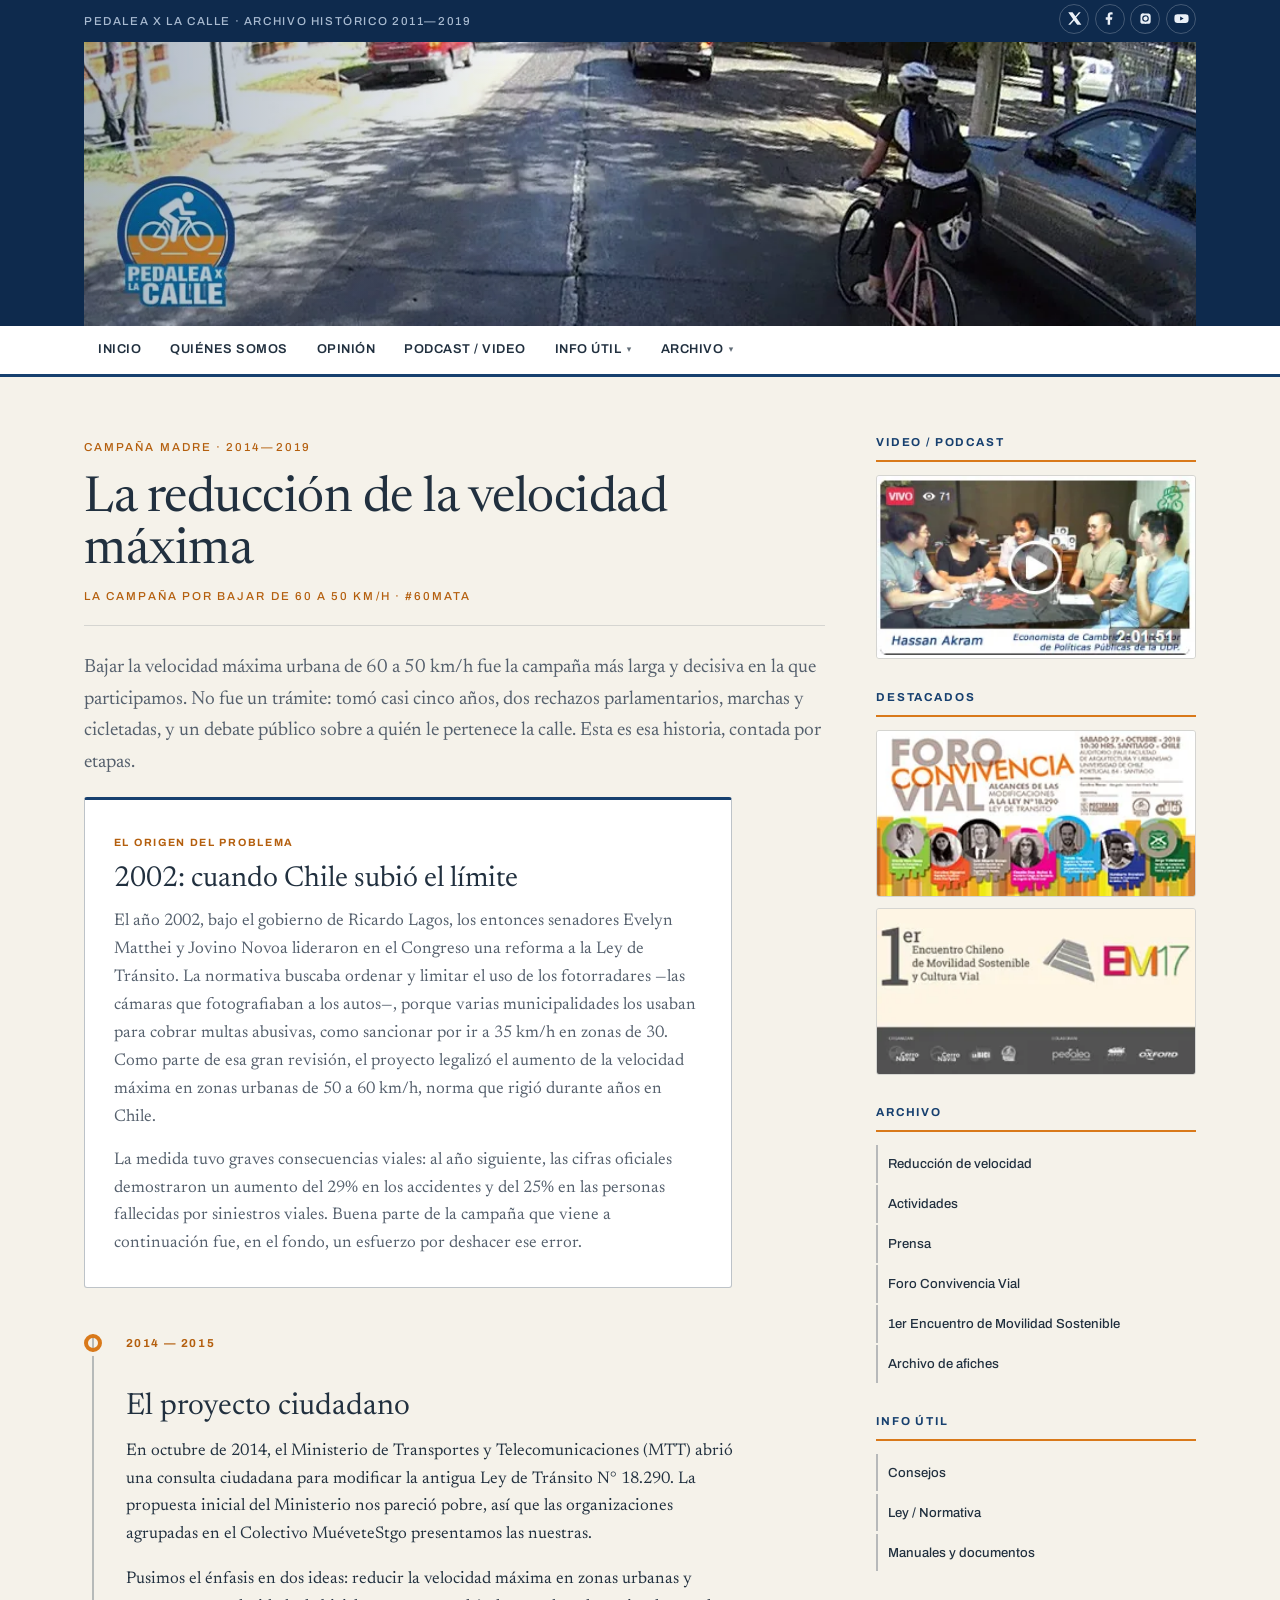
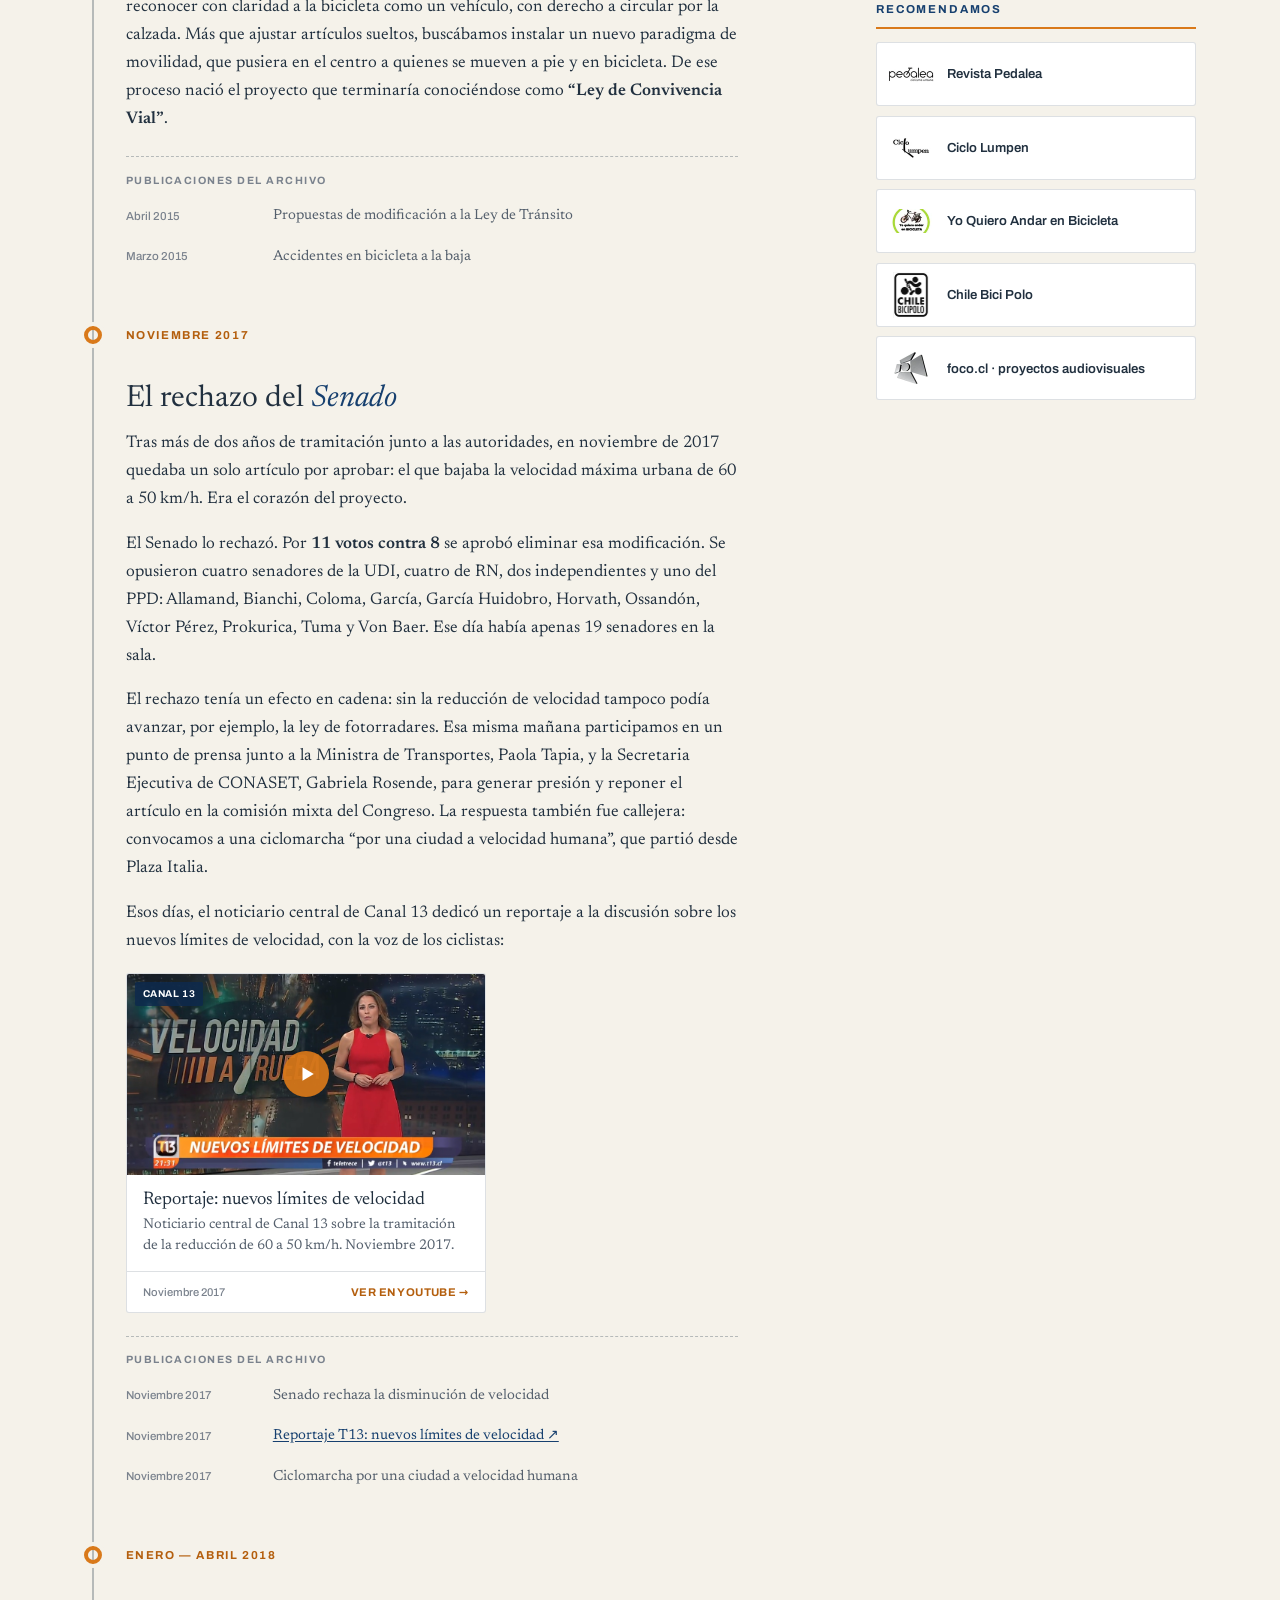
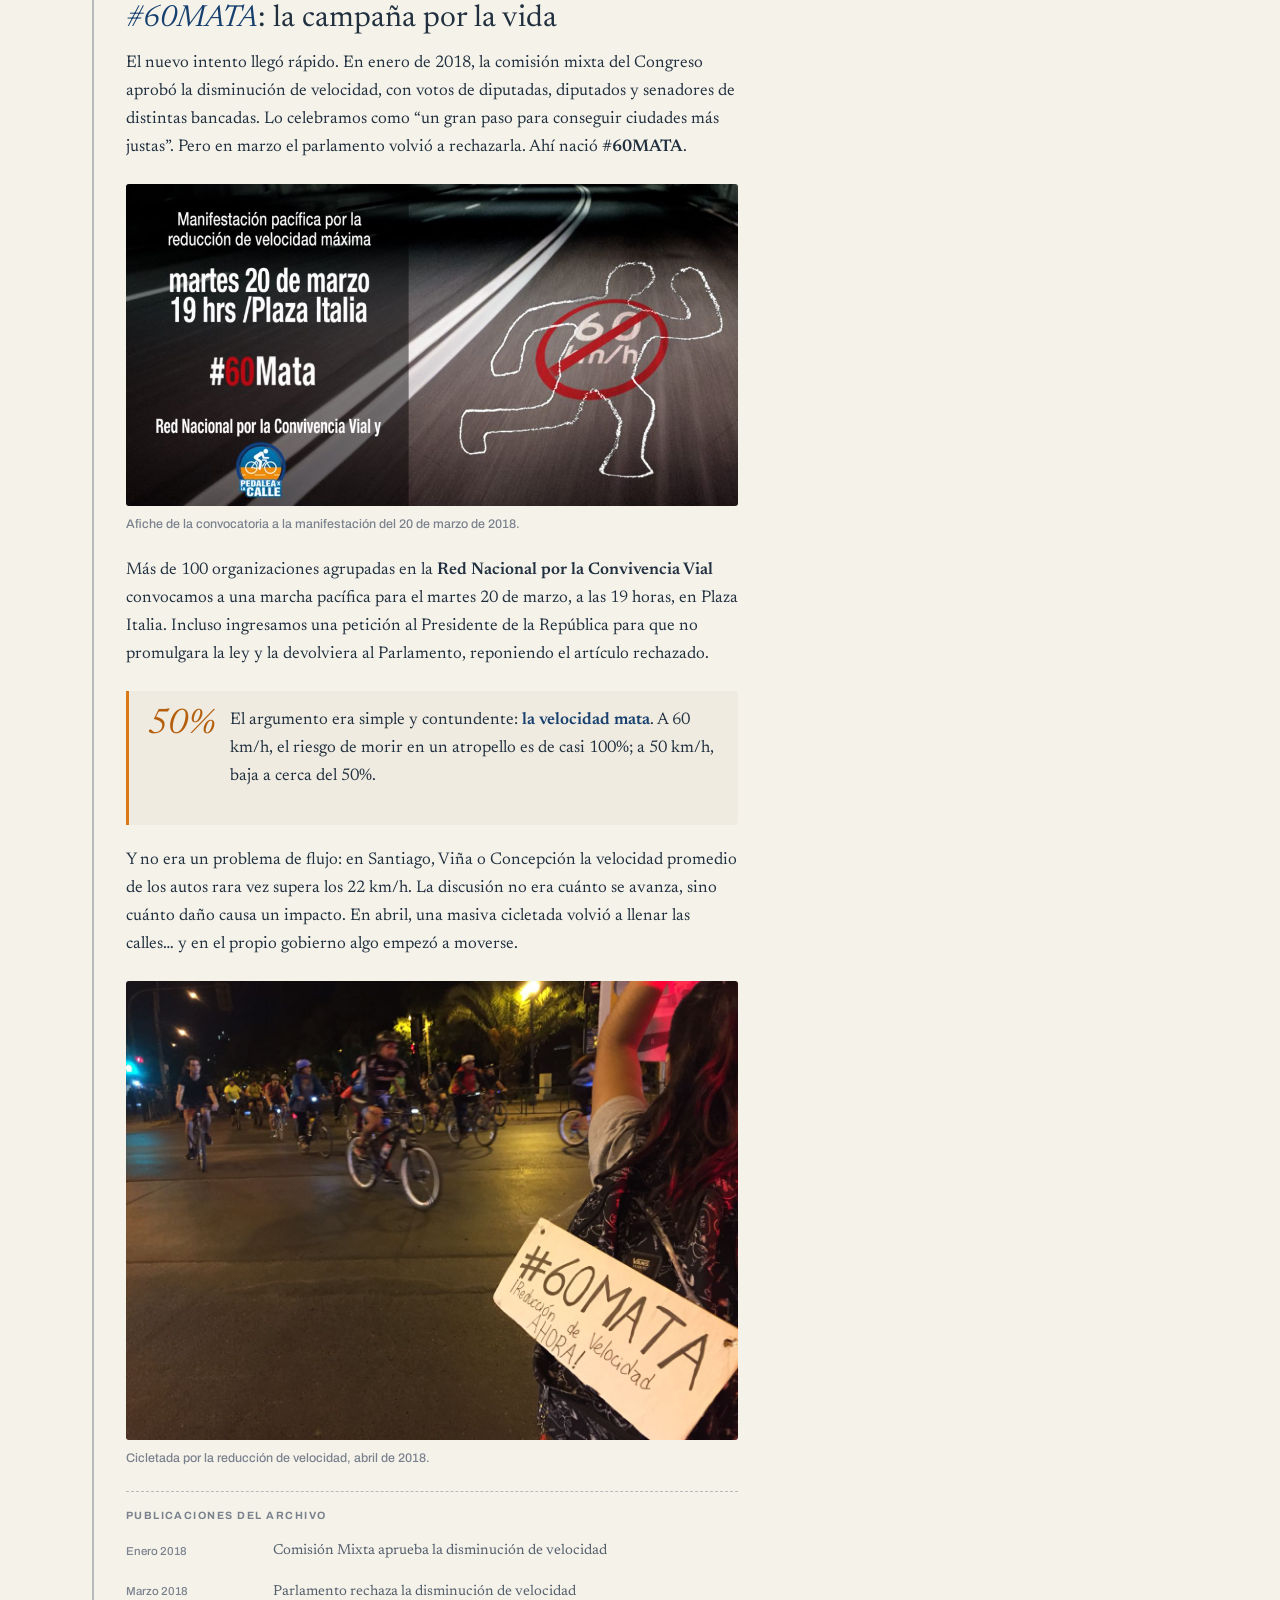
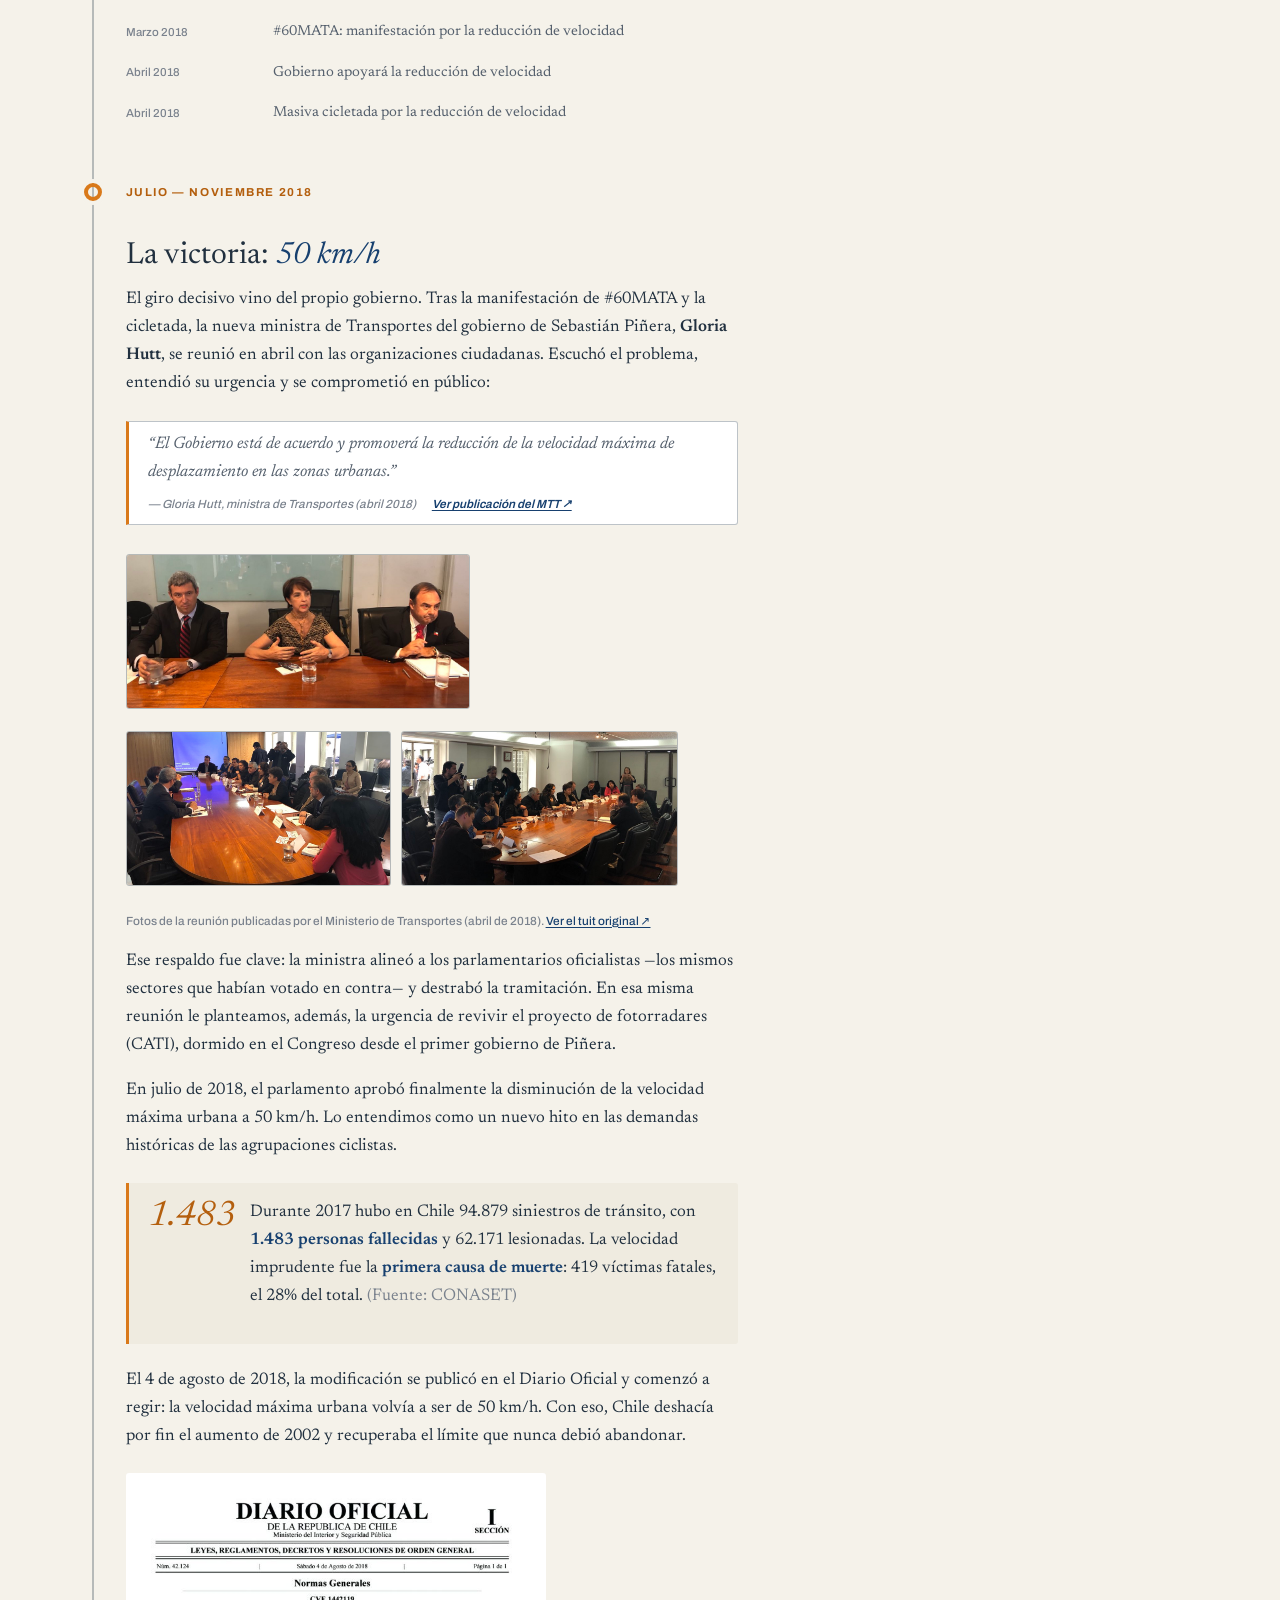
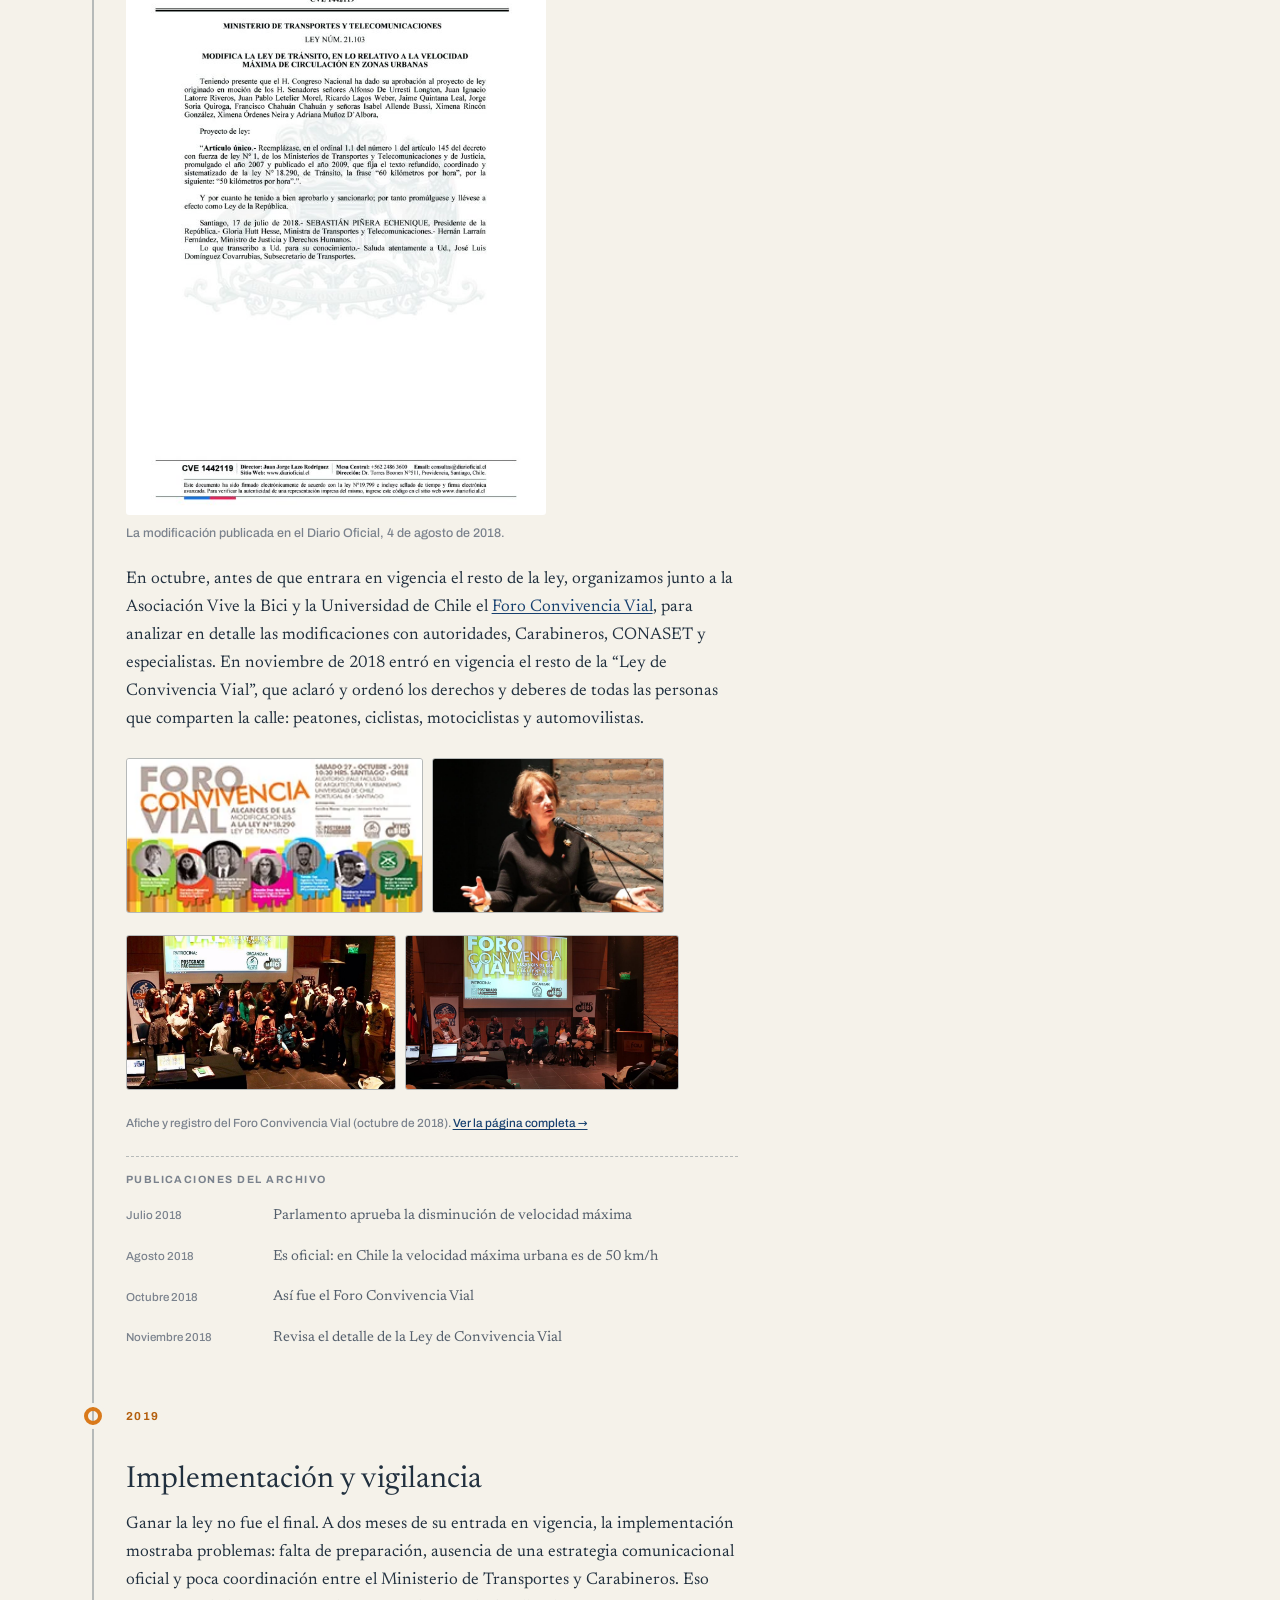
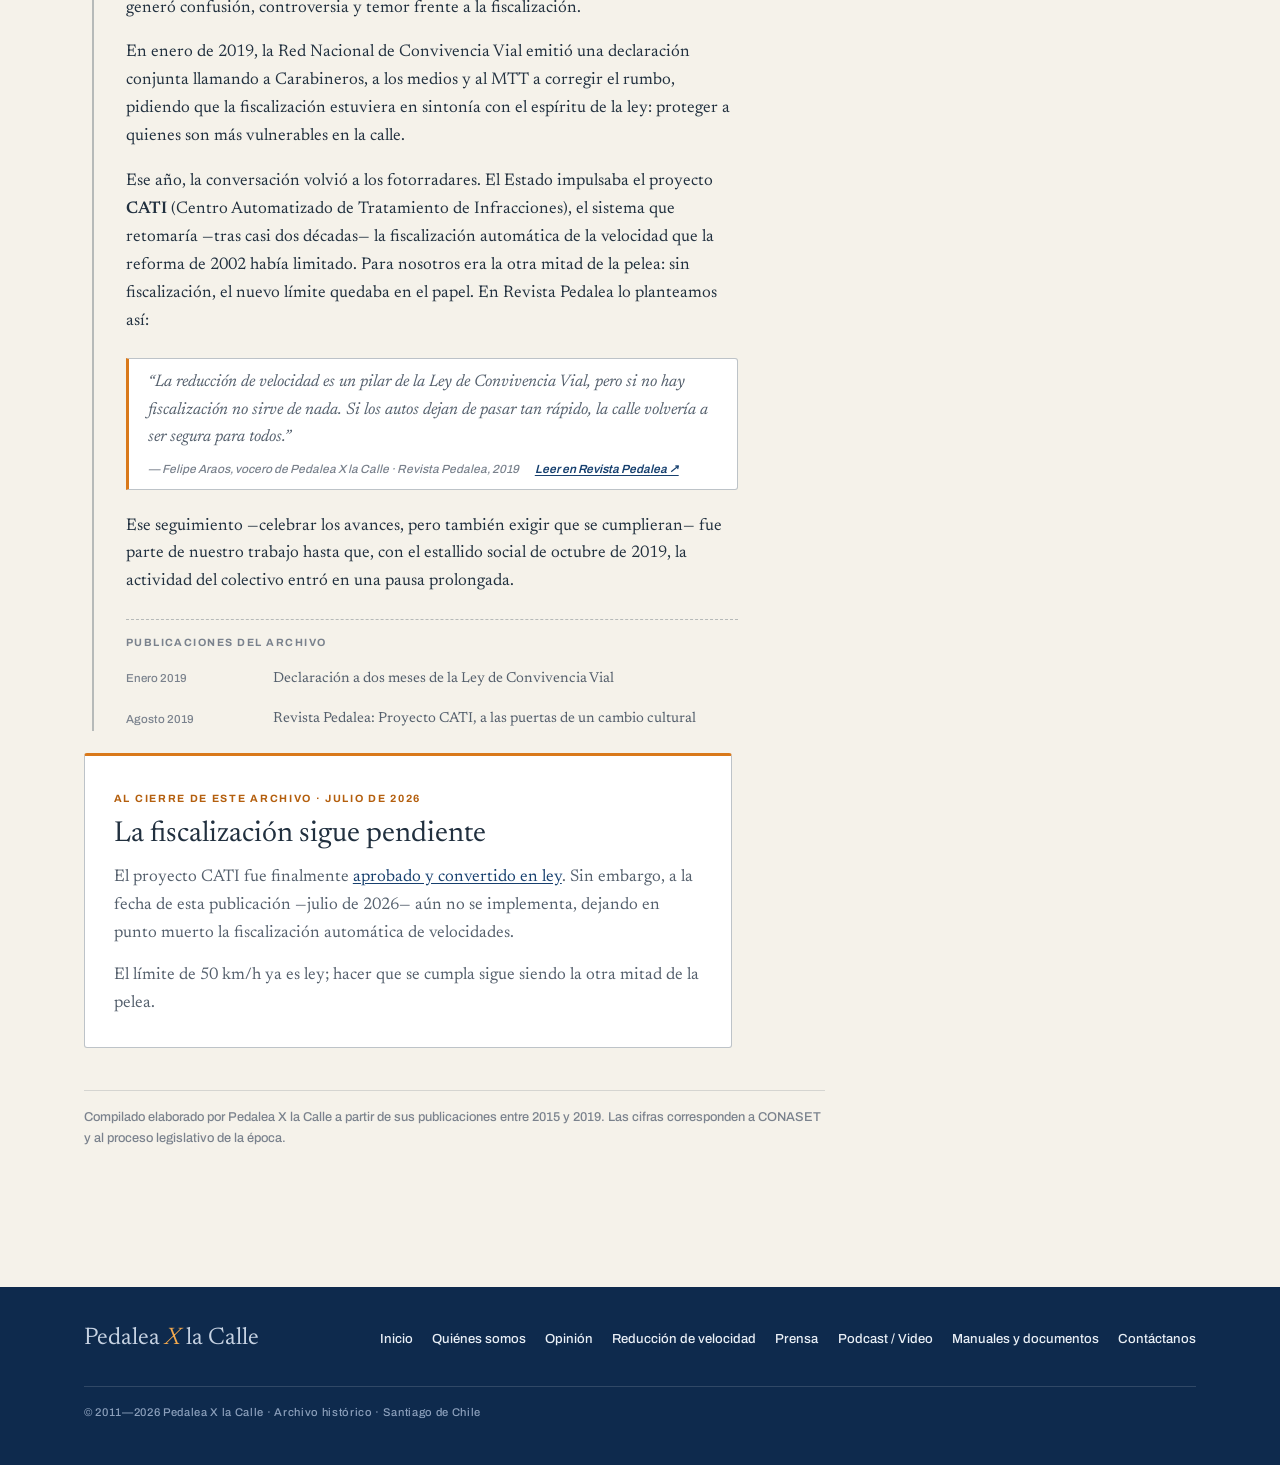
<file: reduccion-velocidad.html>
<!DOCTYPE html>
<html lang="es">
<head>
  <meta charset="UTF-8">
  <meta name="viewport" content="width=device-width, initial-scale=1.0">
  <title>Reducción de velocidad · Pedalea X la Calle</title>
  <meta name="description" content="Reducción de velocidad — archivo histórico de Pedalea X la Calle.">
  <!-- Los dos subconjuntos latinos que se usan de entrada. Sin este preload el
       navegador recien los descubre despues de bajar y leer estilo.css. -->
  <link rel="preload" href="fonts/newreader-4.woff2" as="font" type="font/woff2" crossorigin>
  <link rel="preload" href="fonts/archivo-3.woff2" as="font" type="font/woff2" crossorigin>
  <link rel="stylesheet" href="css/estilo.css">

  <!-- Cabecera aleatoria: se elige aqui y se precarga con prioridad alta, para
       que el navegador la pida una sola vez y lo antes posible (elemento LCP). -->
  <script>
    (function () {
      var n = 1 + Math.floor(Math.random() * 3);
      window.__cabecera = "img/cabecera-" + n + ".webp";
      var l = document.createElement("link");
      l.rel = "preload"; l.as = "image"; l.type = "image/webp";
      l.href = window.__cabecera;
      l.setAttribute("fetchpriority", "high");
      document.head.appendChild(l);
    })();
  </script>
</head>
<body>
  <a class="skip" href="#main">Saltar al contenido</a>

  <div class="topbar">
    <div class="wrap topbar__inner">
      <span class="topbar__tag">Pedalea X la Calle · Archivo Histórico 2011—2019</span>
      <ul class="social" aria-label="Redes sociales">
        <li><a href="https://twitter.com/Pedaleaxlacalle" aria-label="Twitter" target="_blank" rel="noopener"><svg viewBox="0 0 24 24" aria-hidden="true"><path d="M18.9 2H22l-7.3 8.3L23 22h-6.6l-5.2-6.8L5.3 22H2l7.8-8.9L2 2h6.8l4.7 6.2L18.9 2z"/></svg></a></li>
        <li><a href="https://facebook.com/PedaleaXlaCalle" aria-label="Facebook" target="_blank" rel="noopener"><svg viewBox="0 0 24 24" aria-hidden="true"><path d="M13 22v-8h3l.5-4H13V7.5c0-1.1.3-1.8 1.9-1.8H17V2.2c-.4 0-1.6-.1-3-.1-2.9 0-4.9 1.8-4.9 5v2.8H6v4h3.1v8H13z"/></svg></a></li>
        <li><a href="https://instagram.com/pedaleaxlacalle" aria-label="Instagram" target="_blank" rel="noopener"><svg viewBox="0 0 24 24" aria-hidden="true"><path d="M12 4c2.6 0 3 0 4 .06 1 .05 1.5.2 1.9.35.5.18.8.4 1.2.8.4.4.6.7.8 1.2.15.4.3.9.35 1.9.06 1 .06 1.4.06 4s0 3-.06 4c-.05 1-.2 1.5-.35 1.9-.18.5-.4.8-.8 1.2-.4.4-.7.6-1.2.8-.4.15-.9.3-1.9.35-1 .06-1.4.06-4 .06s-3 0-4-.06c-1-.05-1.5-.2-1.9-.35-.5-.18-.8-.4-1.2-.8-.4-.4-.6-.7-.8-1.2-.15-.4-.3-.9-.35-1.9C4 15 4 14.6 4 12s0-3 .06-4c.05-1 .2-1.5.35-1.9.18-.5.4-.8.8-1.2.4-.4.7-.6 1.2-.8.4-.15.9-.3 1.9-.35C9 4 9.4 4 12 4zm0 2.7A5.3 5.3 0 1 0 12 17.3 5.3 5.3 0 0 0 12 6.7zm0 1.9A3.4 3.4 0 1 1 12 15.4 3.4 3.4 0 0 1 12 8.6zm5.5-.9a1.25 1.25 0 1 1 0 2.5 1.25 1.25 0 0 1 0-2.5z"/></svg></a></li>
        <li><a href="https://www.youtube.com/@pedaleaxlacalle" aria-label="YouTube" target="_blank" rel="noopener"><svg viewBox="0 0 24 24" aria-hidden="true"><path d="M23 7.5a3 3 0 0 0-2.1-2.1C19 5 12 5 12 5s-7 0-8.9.4A3 3 0 0 0 1 7.5 31 31 0 0 0 .6 12 31 31 0 0 0 1 16.5a3 3 0 0 0 2.1 2.1C5 19 12 19 12 19s7 0 8.9-.4a3 3 0 0 0 2.1-2.1A31 31 0 0 0 23.4 12 31 31 0 0 0 23 7.5zM9.8 15.3V8.7l5.7 3.3-5.7 3.3z"/></svg></a></li>
      </ul>
    </div>
  </div>

  <header class="masthead">
    <div class="wrap">
      <a class="banner" href="index.html" aria-label="Pedalea X la Calle — inicio">
        <img id="banner" width="1144" height="292" fetchpriority="high"
             alt="Pedalea X la Calle — ciclistas ocupando la calle en Santiago">
        <noscript><img src="img/cabecera-1.webp" width="1144" height="292"
             alt="Ciclistas ocupando la calle en Santiago"></noscript>
      </a>
      <script>document.getElementById("banner").src = window.__cabecera;</script>
    </div>
  </header>

  <nav class="mainnav" aria-label="Menú principal">
    <div class="wrap mainnav__inner">
      <button class="nav-toggle" aria-expanded="false" aria-controls="menu">☰ Menú</button>
      <ul class="menu" id="menu">
        <li><a href="index.html">Inicio</a></li>
        <li><a href="quienes-somos.html">Quiénes somos</a></li>
        <li><a href="opinion.html">Opinión</a></li>
        <li><a href="podcast-video.html">Podcast / Video</a></li>
        <li class="has-sub">
          <button class="menu__btn" aria-expanded="false">Info útil</button>
          <ul class="submenu">
            <li class="submenu__label">Recursos</li>
            <li><a href="consejos.html">Consejos</a></li>
            <li><a href="normativa.html">Ley / Normativa</a></li>
            <li><a href="manuales.html">Manuales y documentos</a></li>
          </ul>
        </li>
        <li class="has-sub">
          <button class="menu__btn" aria-expanded="false">Archivo</button>
          <ul class="submenu">
            <li class="submenu__label">Campañas e hitos</li>
            <li><a href="reduccion-velocidad.html">Reducción de velocidad</a></li>
            <li><a href="actividades.html">Actividades</a></li>
            <li><a href="prensa.html">Prensa</a></li>
            <li><a href="foro-convivencia-vial.html">Foro Convivencia Vial</a></li>
            <li><a href="encuentro-movilidad.html">1er Encuentro de Movilidad Sostenible</a></li>
            <li><a href="archivo-afiches.html">Archivo de afiches</a></li>
          </ul>
        </li>
      </ul>
    </div>
  </nav>

  <div class="wrap layout">

    <main class="content" id="main">
      <div class="page-title">
        <span class="kicker">Campaña madre · 2014—2019</span>
        <h1>La reducción de la velocidad máxima</h1>
        <span class="kicker" style="display:block;margin-top:.6rem">La campaña por bajar de 60 a 50 km/h · #60MATA</span>
      </div>

      <article class="prose" style="max-width:none">
        <p class="article-lead" style="max-width:68ch">Bajar la velocidad máxima urbana de 60 a 50 km/h fue la campaña más larga y decisiva en la que participamos. No fue un trámite: tomó casi cinco años, dos rechazos parlamentarios, marchas y cicletadas, y un debate público sobre a quién le pertenece la calle. Esta es esa historia, contada por etapas.</p>

        <aside class="contexto">
          <span class="contexto__label">El origen del problema</span>
          <h2>2002: cuando Chile subió el límite</h2>
          <p>El año 2002, bajo el gobierno de Ricardo Lagos, los entonces senadores Evelyn Matthei y Jovino Novoa lideraron en el Congreso una reforma a la Ley de Tránsito. La normativa buscaba ordenar y limitar el uso de los fotorradares —las cámaras que fotografiaban a los autos—, porque varias municipalidades los usaban para cobrar multas abusivas, como sancionar por ir a 35 km/h en zonas de 30. Como parte de esa gran revisión, el proyecto legalizó el aumento de la velocidad máxima en zonas urbanas de 50 a 60 km/h, norma que rigió durante años en Chile.</p>
          <p>La medida tuvo graves consecuencias viales: al año siguiente, las cifras oficiales demostraron un aumento del 29% en los accidentes y del 25% en las personas fallecidas por siniestros viales. Buena parte de la campaña que viene a continuación fue, en el fondo, un esfuerzo por deshacer ese error.</p>
        </aside>

        <div class="timeline">

          <!-- ETAPA 1 -->
          <section class="etapa">
            <span class="etapa__year">2014 — 2015</span>
            <h2 class="etapa__title">El proyecto ciudadano</h2>
            <div class="etapa__body">
              <p>En octubre de 2014, el Ministerio de Transportes y Telecomunicaciones (MTT) abrió una consulta ciudadana para modificar la antigua Ley de Tránsito N° 18.290. La propuesta inicial del Ministerio nos pareció pobre, así que las organizaciones agrupadas en el Colectivo MuéveteStgo presentamos las nuestras.</p>
              <p>Pusimos el énfasis en dos ideas: reducir la velocidad máxima en zonas urbanas y reconocer con claridad a la bicicleta como un vehículo, con derecho a circular por la calzada. Más que ajustar artículos sueltos, buscábamos instalar un nuevo paradigma de movilidad, que pusiera en el centro a quienes se mueven a pie y en bicicleta. De ese proceso nació el proyecto que terminaría conociéndose como <strong>“Ley de Convivencia Vial”</strong>.</p>
              <div class="refs">
                <h3>Publicaciones del archivo</h3>
                <ul>
                  <li><span class="fecha">Abril 2015</span><span>Propuestas de modificación a la Ley de Tránsito</span></li>
                  <li><span class="fecha">Marzo 2015</span><span>Accidentes en bicicleta a la baja</span></li>
                </ul>
              </div>
            </div>
          </section>

          <!-- ETAPA 2 -->
          <section class="etapa">
            <span class="etapa__year">Noviembre 2017</span>
            <h2 class="etapa__title">El rechazo del <em>Senado</em></h2>
            <div class="etapa__body">
              <p>Tras más de dos años de tramitación junto a las autoridades, en noviembre de 2017 quedaba un solo artículo por aprobar: el que bajaba la velocidad máxima urbana de 60 a 50 km/h. Era el corazón del proyecto.</p>
              <p>El Senado lo rechazó. Por <strong>11 votos contra 8</strong> se aprobó eliminar esa modificación. Se opusieron cuatro senadores de la UDI, cuatro de RN, dos independientes y uno del PPD: Allamand, Bianchi, Coloma, García, García Huidobro, Horvath, Ossandón, Víctor Pérez, Prokurica, Tuma y Von Baer. Ese día había apenas 19 senadores en la sala.</p>
              <p>El rechazo tenía un efecto en cadena: sin la reducción de velocidad tampoco podía avanzar, por ejemplo, la ley de fotorradares. Esa misma mañana participamos en un punto de prensa junto a la Ministra de Transportes, Paola Tapia, y la Secretaria Ejecutiva de CONASET, Gabriela Rosende, para generar presión y reponer el artículo en la comisión mixta del Congreso. La respuesta también fue callejera: convocamos a una ciclomarcha “por una ciudad a velocidad humana”, que partió desde Plaza Italia.</p>
              <p>Esos días, el noticiario central de Canal 13 dedicó un reportaje a la discusión sobre los nuevos límites de velocidad, con la voz de los ciclistas:</p>
              <div style="max-width:360px;margin:1rem 0">
                <a class="pxlc-card" href="https://youtu.be/he_mm_hQhjk" target="_blank" rel="noopener">
                  <div class="pxlc-card-thumb" style="background-image:url('img/prensa/t13.jpg');background-size:cover;background-position:center;">
                    <span class="pxlc-ep-badge">Canal 13</span>
                    <div class="pxlc-play-btn"><svg viewBox="0 0 16 16" fill="white" xmlns="http://www.w3.org/2000/svg"><polygon points="4,2 14,8 4,14"/></svg></div>
                  </div>
                  <div class="pxlc-card-body">
                    <div class="pxlc-card-title">Reportaje: nuevos límites de velocidad</div>
                    <div class="pxlc-card-summary">Noticiario central de Canal 13 sobre la tramitación de la reducción de 60 a 50 km/h. Noviembre 2017.</div>
                  </div>
                  <div class="pxlc-card-footer">
                    <span class="pxlc-date">Noviembre 2017</span>
                    <span class="pxlc-ver-link">Ver en YouTube →</span>
                  </div>
                </a>
              </div>
              <div class="refs">
                <h3>Publicaciones del archivo</h3>
                <ul>
                  <li><span class="fecha">Noviembre 2017</span><span>Senado rechaza la disminución de velocidad</span></li>
                  <li><span class="fecha">Noviembre 2017</span><span><a href="https://www.youtube.com/watch?v=he_mm_hQhjk" target="_blank" rel="noopener">Reportaje T13: nuevos límites de velocidad ↗</a></span></li>
                  <li><span class="fecha">Noviembre 2017</span><span>Ciclomarcha por una ciudad a velocidad humana</span></li>
                </ul>
              </div>
            </div>
          </section>

          <!-- ETAPA 3 -->
          <section class="etapa">
            <span class="etapa__year">Enero — Abril 2018</span>
            <h2 class="etapa__title"><em>#60MATA</em>: la campaña por la vida</h2>
            <div class="etapa__body">
              <p>El nuevo intento llegó rápido. En enero de 2018, la comisión mixta del Congreso aprobó la disminución de velocidad, con votos de diputadas, diputados y senadores de distintas bancadas. Lo celebramos como “un gran paso para conseguir ciudades más justas”. Pero en marzo el parlamento volvió a rechazarla. Ahí nació <strong>#60MATA</strong>.</p>
              <figure>
                <img src="img/contenido/rv-60mata.jpg" alt="Afiche de la manifestación #60MATA: martes 20 de marzo, 19 hrs, Plaza Italia">
                <figcaption>Afiche de la convocatoria a la manifestación del 20 de marzo de 2018.</figcaption>
              </figure>
              <p>Más de 100 organizaciones agrupadas en la <strong>Red Nacional por la Convivencia Vial</strong> convocamos a una marcha pacífica para el martes 20 de marzo, a las 19 horas, en Plaza Italia. Incluso ingresamos una petición al Presidente de la República para que no promulgara la ley y la devolviera al Parlamento, reponiendo el artículo rechazado.</p>
              <div class="dato">
                <span class="dato__n">50%</span>
                <p>El argumento era simple y contundente: <strong>la velocidad mata</strong>. A 60 km/h, el riesgo de morir en un atropello es de casi 100%; a 50 km/h, baja a cerca del 50%.</p>
              </div>
              <p>Y no era un problema de flujo: en Santiago, Viña o Concepción la velocidad promedio de los autos rara vez supera los 22 km/h. La discusión no era cuánto se avanza, sino cuánto daño causa un impacto. En abril, una masiva cicletada volvió a llenar las calles… y en el propio gobierno algo empezó a moverse.</p>
              <figure>
                <img src="img/contenido/rv-cicletada.jpg" alt="Cicletada masiva por la reducción de velocidad, 2018">
                <figcaption>Cicletada por la reducción de velocidad, abril de 2018.</figcaption>
              </figure>
              <div class="refs">
                <h3>Publicaciones del archivo</h3>
                <ul>
                  <li><span class="fecha">Enero 2018</span><span>Comisión Mixta aprueba la disminución de velocidad</span></li>
                  <li><span class="fecha">Marzo 2018</span><span>Parlamento rechaza la disminución de velocidad</span></li>
                  <li><span class="fecha">Marzo 2018</span><span>#60MATA: manifestación por la reducción de velocidad</span></li>
                  <li><span class="fecha">Abril 2018</span><span>Gobierno apoyará la reducción de velocidad</span></li>
                  <li><span class="fecha">Abril 2018</span><span>Masiva cicletada por la reducción de velocidad</span></li>
                </ul>
              </div>
            </div>
          </section>

          <!-- ETAPA 4 -->
          <section class="etapa">
            <span class="etapa__year">Julio — Noviembre 2018</span>
            <h2 class="etapa__title">La victoria: <em>50 km/h</em></h2>
            <div class="etapa__body">
              <p>El giro decisivo vino del propio gobierno. Tras la manifestación de #60MATA y la cicletada, la nueva ministra de Transportes del gobierno de Sebastián Piñera, <strong>Gloria Hutt</strong>, se reunió en abril con las organizaciones ciudadanas. Escuchó el problema, entendió su urgencia y se comprometió en público:</p>
              <blockquote class="tweet">
                <p>“El Gobierno está de acuerdo y promoverá la reducción de la velocidad máxima de desplazamiento en las zonas urbanas.”</p>
                <div class="tweet__meta"><span>— Gloria Hutt, ministra de Transportes (abril 2018)</span><a href="https://twitter.com/MTTChile/status/981921569621635072" target="_blank" rel="noopener">Ver publicación del MTT ↗</a></div>
              </blockquote>
              <div class="doc-thumbs" style="margin:.2rem 0 1.2rem">
                <img class="zoomable" loading="lazy" src="img/hutt-reunion-1.jpg" alt="Reunión de la ministra Gloria Hutt con las organizaciones ciclistas (1)">
                <img class="zoomable" loading="lazy" src="img/hutt-reunion-2.jpg" alt="Reunión de la ministra Gloria Hutt con las organizaciones ciclistas (2)">
                <img class="zoomable" loading="lazy" src="img/hutt-reunion-3.jpg" alt="Reunión de la ministra Gloria Hutt con las organizaciones ciclistas (3)">
              </div>
              <p class="doc-fuente">Fotos de la reunión publicadas por el Ministerio de Transportes (abril de 2018). <a href="https://twitter.com/MTTChile/status/981921569621635072" target="_blank" rel="noopener">Ver el tuit original ↗</a></p>
              <p>Ese respaldo fue clave: la ministra alineó a los parlamentarios oficialistas —los mismos sectores que habían votado en contra— y destrabó la tramitación. En esa misma reunión le planteamos, además, la urgencia de revivir el proyecto de fotorradares (CATI), dormido en el Congreso desde el primer gobierno de Piñera.</p>
              <p>En julio de 2018, el parlamento aprobó finalmente la disminución de la velocidad máxima urbana a 50 km/h. Lo entendimos como un nuevo hito en las demandas históricas de las agrupaciones ciclistas.</p>
              <div class="dato">
                <span class="dato__n">1.483</span>
                <p>Durante 2017 hubo en Chile 94.879 siniestros de tránsito, con <strong>1.483 personas fallecidas</strong> y 62.171 lesionadas. La velocidad imprudente fue la <strong>primera causa de muerte</strong>: 419 víctimas fatales, el 28% del total. <span style="color:var(--muted)">(Fuente: CONASET)</span></p>
              </div>
              <p>El 4 de agosto de 2018, la modificación se publicó en el Diario Oficial y comenzó a regir: la velocidad máxima urbana volvía a ser de 50 km/h. Con eso, Chile deshacía por fin el aumento de 2002 y recuperaba el límite que nunca debió abandonar.</p>
              <figure>
                <img src="img/contenido/rv-diariooficial.jpg" alt="Publicación en el Diario Oficial de la modificación a 50 km/h" style="max-width:420px">
                <figcaption>La modificación publicada en el Diario Oficial, 4 de agosto de 2018.</figcaption>
              </figure>
              <p>En octubre, antes de que entrara en vigencia el resto de la ley, organizamos junto a la Asociación Vive la Bici y la Universidad de Chile el <a href="foro-convivencia-vial.html">Foro Convivencia Vial</a>, para analizar en detalle las modificaciones con autoridades, Carabineros, CONASET y especialistas. En noviembre de 2018 entró en vigencia el resto de la “Ley de Convivencia Vial”, que aclaró y ordenó los derechos y deberes de todas las personas que comparten la calle: peatones, ciclistas, motociclistas y automovilistas.</p>
              <div class="doc-thumbs doc-thumbs--link">
                <a href="foro-convivencia-vial.html"><img loading="lazy" src="img/banner-foro.webp" alt="Afiche del Foro Convivencia Vial, octubre 2018"></a>
                <a href="foro-convivencia-vial.html"><img loading="lazy" src="img/contenido/foro-4.jpg" alt="La Ministra de Transportes en el Foro Convivencia Vial"></a>
                <a href="foro-convivencia-vial.html"><img loading="lazy" src="img/contenido/foro-5.jpg" alt="Panelistas y público del Foro Convivencia Vial"></a>
                <a href="foro-convivencia-vial.html"><img loading="lazy" src="img/contenido/foro-1.jpg" alt="Registro del Foro Convivencia Vial"></a>
              </div>
              <p class="doc-fuente">Afiche y registro del Foro Convivencia Vial (octubre de 2018). <a href="foro-convivencia-vial.html">Ver la página completa →</a></p>
              <div class="refs">
                <h3>Publicaciones del archivo</h3>
                <ul>
                  <li><span class="fecha">Julio 2018</span><span>Parlamento aprueba la disminución de velocidad máxima</span></li>
                  <li><span class="fecha">Agosto 2018</span><span>Es oficial: en Chile la velocidad máxima urbana es de 50 km/h</span></li>
                  <li><span class="fecha">Octubre 2018</span><span>Así fue el Foro Convivencia Vial</span></li>
                  <li><span class="fecha">Noviembre 2018</span><span>Revisa el detalle de la Ley de Convivencia Vial</span></li>
                </ul>
              </div>
            </div>
          </section>

          <!-- ETAPA 5 -->
          <section class="etapa">
            <span class="etapa__year">2019</span>
            <h2 class="etapa__title">Implementación y vigilancia</h2>
            <div class="etapa__body">
              <p>Ganar la ley no fue el final. A dos meses de su entrada en vigencia, la implementación mostraba problemas: falta de preparación, ausencia de una estrategia comunicacional oficial y poca coordinación entre el Ministerio de Transportes y Carabineros. Eso generó confusión, controversia y temor frente a la fiscalización.</p>
              <p>En enero de 2019, la Red Nacional de Convivencia Vial emitió una declaración conjunta llamando a Carabineros, a los medios y al MTT a corregir el rumbo, pidiendo que la fiscalización estuviera en sintonía con el espíritu de la ley: proteger a quienes son más vulnerables en la calle.</p>
              <p>Ese año, la conversación volvió a los fotorradares. El Estado impulsaba el proyecto <strong>CATI</strong> (Centro Automatizado de Tratamiento de Infracciones), el sistema que retomaría —tras casi dos décadas— la fiscalización automática de la velocidad que la reforma de 2002 había limitado. Para nosotros era la otra mitad de la pelea: sin fiscalización, el nuevo límite quedaba en el papel. En Revista Pedalea lo planteamos así:</p>
              <blockquote class="tweet">
                <p>“La reducción de velocidad es un pilar de la Ley de Convivencia Vial, pero si no hay fiscalización no sirve de nada. Si los autos dejan de pasar tan rápido, la calle volvería a ser segura para todos.”</p>
                <div class="tweet__meta"><span>— Felipe Araos, vocero de Pedalea X la Calle · Revista Pedalea, 2019</span><a href="https://revistapedalea.com/proyecto-cati-a-las-puertas-de-un-cambio-cultural-en-nuestras-calles/" target="_blank" rel="noopener">Leer en Revista Pedalea ↗</a></div>
              </blockquote>
              <p>Ese seguimiento —celebrar los avances, pero también exigir que se cumplieran— fue parte de nuestro trabajo hasta que, con el estallido social de octubre de 2019, la actividad del colectivo entró en una pausa prolongada.</p>
              <div class="refs">
                <h3>Publicaciones del archivo</h3>
                <ul>
                  <li><span class="fecha">Enero 2019</span><span>Declaración a dos meses de la Ley de Convivencia Vial</span></li>
                  <li><span class="fecha">Agosto 2019</span><span>Revista Pedalea: Proyecto CATI, a las puertas de un cambio cultural</span></li>
                </ul>
              </div>
            </div>
          </section>

        </div>

        <aside class="contexto" style="border-top-color:var(--orange)">
          <span class="contexto__label">Al cierre de este archivo · julio de 2026</span>
          <h2>La fiscalización sigue pendiente</h2>
          <p>El proyecto CATI fue finalmente <a href="https://revistapedalea.com/arriba-los-corazones-ley-cati-ya-es-una-realidad/" target="_blank" rel="noopener">aprobado y convertido en ley</a>. Sin embargo, a la fecha de esta publicación —julio de 2026— aún no se implementa, dejando en punto muerto la fiscalización automática de velocidades.</p>
          <p>El límite de 50 km/h ya es ley; hacer que se cumpla sigue siendo la otra mitad de la pelea.</p>
        </aside>

        <p class="src-note">Compilado elaborado por Pedalea X la Calle a partir de sus publicaciones entre 2015 y 2019. Las cifras corresponden a CONASET y al proceso legislativo de la época.</p>
      </article>
    </main>

    <aside class="sidebar" aria-label="Contenido complementario">
      <div class="widget">
        <h2 class="widget__title">Video / Podcast</h2>
        <a class="w-banner" href="podcast-video.html">
          <img src="img/banner-podcast.webp" width="284" height="163" decoding="async" alt="Conversaciones en video de Pedalea X la Calle">
        </a>
      </div>
      <div class="widget">
        <h2 class="widget__title">Destacados</h2>
        <div class="w-banners">
          <a class="w-banner" href="foro-convivencia-vial.html">
            <img src="img/banner-foro.webp" width="270" height="140" loading="lazy" decoding="async" alt="Foro Convivencia Vial 2018">
          </a>
          <a class="w-banner" href="encuentro-movilidad.html">
            <img src="img/banner-encuentro.webp" width="270" height="140" loading="lazy" decoding="async" alt="1er Encuentro de Movilidad Sostenible y Cultura Vial">
          </a>
        </div>
      </div>
      <div class="widget">
        <h2 class="widget__title">Archivo</h2>
        <ul class="w-nav">
          <li><a href="reduccion-velocidad.html">Reducción de velocidad</a></li>
          <li><a href="actividades.html">Actividades</a></li>
          <li><a href="prensa.html">Prensa</a></li>
          <li><a href="foro-convivencia-vial.html">Foro Convivencia Vial</a></li>
          <li><a href="encuentro-movilidad.html">1er Encuentro de Movilidad Sostenible</a></li>
          <li><a href="archivo-afiches.html">Archivo de afiches</a></li>
        </ul>
      </div>
      <div class="widget">
        <h2 class="widget__title">Info útil</h2>
        <ul class="w-nav">
          <li><a href="consejos.html">Consejos</a></li>
          <li><a href="normativa.html">Ley / Normativa</a></li>
          <li><a href="manuales.html">Manuales y documentos</a></li>
        </ul>
      </div>
      <div class="widget">
        <h2 class="widget__title">Recomendamos</h2>
        <ul class="w-allies">
          <li><a href="https://revistapedalea.com" target="_blank" rel="noopener"><img src="img/aliado-revistapedalea.webp" width="46" height="46" loading="lazy" decoding="async" alt="Revista Pedalea"><span>Revista Pedalea</span></a></li>
          <li><a href="http://ciclolumpen.cl" target="_blank" rel="noopener"><img src="img/aliado-ciclolumpen.webp" width="46" height="46" loading="lazy" decoding="async" alt="Ciclo Lumpen"><span>Ciclo Lumpen</span></a></li>
          <li><a href="https://www.facebook.com/Yo-quiero-andar-en-Bicicleta-140569169340311/" target="_blank" rel="noopener"><img src="img/aliado-yoquiero.webp" width="46" height="46" loading="lazy" decoding="async" alt="Yo Quiero Andar en Bicicleta"><span>Yo Quiero Andar en Bicicleta</span></a></li>
          <li><a href="https://bikepolo.cl/" target="_blank" rel="noopener"><img src="img/chilebicipolo.webp" width="46" height="46" loading="lazy" decoding="async" alt="Chile Bici Polo"><span>Chile Bici Polo</span></a></li>
          <li><a href="https://foco.cl" target="_blank" rel="noopener"><img src="img/logo-foco.webp" width="46" height="46" loading="lazy" decoding="async" alt="foco.cl"><span>foco.cl · proyectos audiovisuales</span></a></li>
        </ul>
      </div>
    </aside>

  </div>

  <footer class="site-foot">
    <div class="wrap site-foot__inner">
      <span class="site-foot__brand">Pedalea <em>X</em> la Calle</span>
      <nav class="site-foot__links" aria-label="Pie">
        <a href="index.html">Inicio</a>
        <a href="quienes-somos.html">Quiénes somos</a>
        <a href="opinion.html">Opinión</a>
        <a href="reduccion-velocidad.html">Reducción de velocidad</a>
        <a href="prensa.html">Prensa</a>
        <a href="podcast-video.html">Podcast / Video</a>
        <a href="manuales.html">Manuales y documentos</a>
        <a href="quienes-somos.html#contacto">Contáctanos</a>
      </nav>
      <p class="site-foot__meta">© 2011—2026 Pedalea X la Calle · Archivo histórico · Santiago de Chile</p>
    </div>
  </footer>

  <script src="js/script.js"></script>
</body>
</html>
</file>
<file: css/estilo.css>
/* =========================================================
   PEDALEA X LA CALLE — Archivo histórico
   Estructura original (cabecera + barra lateral) con
   estética de archivo refinada. Paleta de marca: azul
   marino + naranja, sobre papel claro.
   Fuentes auto-alojadas: Newsreader (serif) + Archivo (sans).
   ========================================================= */

/* =========================================================
   FUENTES AUTO-ALOJADAS
   Van aquí dentro y no en un @import a fonts/fonts.css: con el @import
   el navegador tenía que bajar este CSS, leerlo, bajar el otro, leerlo, y
   recién ahí pedir las tipografías (cadena crítica de 4 niveles). Aquí
   las pide apenas termina de leer este archivo.
   Newsreader (serif) + Archivo (sans), subconjuntos de Google Fonts.
   ========================================================= */

/* --- Archivo (sans) --- */
/* vietnamese */
@font-face {
  font-family: 'Archivo';
  font-style: normal;
  font-weight: 500;
  font-stretch: 100%;
  font-display: swap;
  src: url(../fonts/archivo-1.woff2) format('woff2');
  unicode-range: U+0102-0103, U+0110-0111, U+0128-0129, U+0168-0169, U+01A0-01A1, U+01AF-01B0, U+0300-0301, U+0303-0304, U+0308-0309, U+0323, U+0329, U+1EA0-1EF9, U+20AB;
}
/* latin-ext */
@font-face {
  font-family: 'Archivo';
  font-style: normal;
  font-weight: 500;
  font-stretch: 100%;
  font-display: swap;
  src: url(../fonts/archivo-2.woff2) format('woff2');
  unicode-range: U+0100-02BA, U+02BD-02C5, U+02C7-02CC, U+02CE-02D7, U+02DD-02FF, U+0304, U+0308, U+0329, U+1D00-1DBF, U+1E00-1E9F, U+1EF2-1EFF, U+2020, U+20A0-20AB, U+20AD-20C0, U+2113, U+2C60-2C7F, U+A720-A7FF;
}
/* latin */
@font-face {
  font-family: 'Archivo';
  font-style: normal;
  font-weight: 500;
  font-stretch: 100%;
  font-display: swap;
  src: url(../fonts/archivo-3.woff2) format('woff2');
  unicode-range: U+0000-00FF, U+0131, U+0152-0153, U+02BB-02BC, U+02C6, U+02DA, U+02DC, U+0304, U+0308, U+0329, U+2000-206F, U+20AC, U+2122, U+2191, U+2193, U+2212, U+2215, U+FEFF, U+FFFD;
}
/* vietnamese */
@font-face {
  font-family: 'Archivo';
  font-style: normal;
  font-weight: 600;
  font-stretch: 100%;
  font-display: swap;
  src: url(../fonts/archivo-1.woff2) format('woff2');
  unicode-range: U+0102-0103, U+0110-0111, U+0128-0129, U+0168-0169, U+01A0-01A1, U+01AF-01B0, U+0300-0301, U+0303-0304, U+0308-0309, U+0323, U+0329, U+1EA0-1EF9, U+20AB;
}
/* latin-ext */
@font-face {
  font-family: 'Archivo';
  font-style: normal;
  font-weight: 600;
  font-stretch: 100%;
  font-display: swap;
  src: url(../fonts/archivo-2.woff2) format('woff2');
  unicode-range: U+0100-02BA, U+02BD-02C5, U+02C7-02CC, U+02CE-02D7, U+02DD-02FF, U+0304, U+0308, U+0329, U+1D00-1DBF, U+1E00-1E9F, U+1EF2-1EFF, U+2020, U+20A0-20AB, U+20AD-20C0, U+2113, U+2C60-2C7F, U+A720-A7FF;
}
/* latin */
@font-face {
  font-family: 'Archivo';
  font-style: normal;
  font-weight: 600;
  font-stretch: 100%;
  font-display: swap;
  src: url(../fonts/archivo-3.woff2) format('woff2');
  unicode-range: U+0000-00FF, U+0131, U+0152-0153, U+02BB-02BC, U+02C6, U+02DA, U+02DC, U+0304, U+0308, U+0329, U+2000-206F, U+20AC, U+2122, U+2191, U+2193, U+2212, U+2215, U+FEFF, U+FFFD;
}
/* vietnamese */
@font-face {
  font-family: 'Archivo';
  font-style: normal;
  font-weight: 700;
  font-stretch: 100%;
  font-display: swap;
  src: url(../fonts/archivo-1.woff2) format('woff2');
  unicode-range: U+0102-0103, U+0110-0111, U+0128-0129, U+0168-0169, U+01A0-01A1, U+01AF-01B0, U+0300-0301, U+0303-0304, U+0308-0309, U+0323, U+0329, U+1EA0-1EF9, U+20AB;
}
/* latin-ext */
@font-face {
  font-family: 'Archivo';
  font-style: normal;
  font-weight: 700;
  font-stretch: 100%;
  font-display: swap;
  src: url(../fonts/archivo-2.woff2) format('woff2');
  unicode-range: U+0100-02BA, U+02BD-02C5, U+02C7-02CC, U+02CE-02D7, U+02DD-02FF, U+0304, U+0308, U+0329, U+1D00-1DBF, U+1E00-1E9F, U+1EF2-1EFF, U+2020, U+20A0-20AB, U+20AD-20C0, U+2113, U+2C60-2C7F, U+A720-A7FF;
}
/* latin */
@font-face {
  font-family: 'Archivo';
  font-style: normal;
  font-weight: 700;
  font-stretch: 100%;
  font-display: swap;
  src: url(../fonts/archivo-3.woff2) format('woff2');
  unicode-range: U+0000-00FF, U+0131, U+0152-0153, U+02BB-02BC, U+02C6, U+02DA, U+02DC, U+0304, U+0308, U+0329, U+2000-206F, U+20AC, U+2122, U+2191, U+2193, U+2212, U+2215, U+FEFF, U+FFFD;
}

/* --- Newsreader (serif) --- */
/* vietnamese */
@font-face {
  font-family: 'Newsreader';
  font-style: italic;
  font-weight: 400;
  font-display: swap;
  src: url(../fonts/newreader-9.woff2) format('woff2');
  unicode-range: U+0102-0103, U+0110-0111, U+0128-0129, U+0168-0169, U+01A0-01A1, U+01AF-01B0, U+0300-0301, U+0303-0304, U+0308-0309, U+0323, U+0329, U+1EA0-1EF9, U+20AB;
}
/* latin-ext */
@font-face {
  font-family: 'Newsreader';
  font-style: italic;
  font-weight: 400;
  font-display: swap;
  src: url(../fonts/newreader-8.woff2) format('woff2');
  unicode-range: U+0100-02BA, U+02BD-02C5, U+02C7-02CC, U+02CE-02D7, U+02DD-02FF, U+0304, U+0308, U+0329, U+1D00-1DBF, U+1E00-1E9F, U+1EF2-1EFF, U+2020, U+20A0-20AB, U+20AD-20C0, U+2113, U+2C60-2C7F, U+A720-A7FF;
}
/* latin */
@font-face {
  font-family: 'Newsreader';
  font-style: italic;
  font-weight: 400;
  font-display: swap;
  src: url(../fonts/newreader-7.woff2) format('woff2');
  unicode-range: U+0000-00FF, U+0131, U+0152-0153, U+02BB-02BC, U+02C6, U+02DA, U+02DC, U+0304, U+0308, U+0329, U+2000-206F, U+20AC, U+2122, U+2191, U+2193, U+2212, U+2215, U+FEFF, U+FFFD;
}
/* vietnamese */
@font-face {
  font-family: 'Newsreader';
  font-style: normal;
  font-weight: 400;
  font-display: swap;
  src: url(../fonts/newreader-6.woff2) format('woff2');
  unicode-range: U+0102-0103, U+0110-0111, U+0128-0129, U+0168-0169, U+01A0-01A1, U+01AF-01B0, U+0300-0301, U+0303-0304, U+0308-0309, U+0323, U+0329, U+1EA0-1EF9, U+20AB;
}
/* latin-ext */
@font-face {
  font-family: 'Newsreader';
  font-style: normal;
  font-weight: 400;
  font-display: swap;
  src: url(../fonts/newreader-5.woff2) format('woff2');
  unicode-range: U+0100-02BA, U+02BD-02C5, U+02C7-02CC, U+02CE-02D7, U+02DD-02FF, U+0304, U+0308, U+0329, U+1D00-1DBF, U+1E00-1E9F, U+1EF2-1EFF, U+2020, U+20A0-20AB, U+20AD-20C0, U+2113, U+2C60-2C7F, U+A720-A7FF;
}
/* latin */
@font-face {
  font-family: 'Newsreader';
  font-style: normal;
  font-weight: 400;
  font-display: swap;
  src: url(../fonts/newreader-4.woff2) format('woff2');
  unicode-range: U+0000-00FF, U+0131, U+0152-0153, U+02BB-02BC, U+02C6, U+02DA, U+02DC, U+0304, U+0308, U+0329, U+2000-206F, U+20AC, U+2122, U+2191, U+2193, U+2212, U+2215, U+FEFF, U+FFFD;
}
/* vietnamese */
@font-face {
  font-family: 'Newsreader';
  font-style: normal;
  font-weight: 600;
  font-display: swap;
  src: url(../fonts/newreader-6.woff2) format('woff2');
  unicode-range: U+0102-0103, U+0110-0111, U+0128-0129, U+0168-0169, U+01A0-01A1, U+01AF-01B0, U+0300-0301, U+0303-0304, U+0308-0309, U+0323, U+0329, U+1EA0-1EF9, U+20AB;
}
/* latin-ext */
@font-face {
  font-family: 'Newsreader';
  font-style: normal;
  font-weight: 600;
  font-display: swap;
  src: url(../fonts/newreader-5.woff2) format('woff2');
  unicode-range: U+0100-02BA, U+02BD-02C5, U+02C7-02CC, U+02CE-02D7, U+02DD-02FF, U+0304, U+0308, U+0329, U+1D00-1DBF, U+1E00-1E9F, U+1EF2-1EFF, U+2020, U+20A0-20AB, U+20AD-20C0, U+2113, U+2C60-2C7F, U+A720-A7FF;
}
/* latin */
@font-face {
  font-family: 'Newsreader';
  font-style: normal;
  font-weight: 600;
  font-display: swap;
  src: url(../fonts/newreader-4.woff2) format('woff2');
  unicode-range: U+0000-00FF, U+0131, U+0152-0153, U+02BB-02BC, U+02C6, U+02DA, U+02DC, U+0304, U+0308, U+0329, U+2000-206F, U+20AC, U+2122, U+2191, U+2193, U+2212, U+2215, U+FEFF, U+FFFD;
}

/* ---------- Tokens ---------- */
:root {
  --bg:        #F5F2EA;
  --surface:   #FFFFFF;
  --surface-2: #EFEBE0;
  --ink:       #21303F;
  --ink-soft:  #55606D;
  --muted:     #7A828D;
  --navy:      #17406F;
  --navy-deep: #0E2A4D;
  --orange:    #D9791A;
  --orange-deep:#B45F0E;
  --line:      rgba(20, 40, 60, 0.14);
  --line-strong: rgba(20, 40, 60, 0.28);

  --serif: 'Newsreader', Georgia, 'Times New Roman', serif;
  --sans:  'Archivo', system-ui, -apple-system, Segoe UI, sans-serif;

  --wrap: 1200px;
  --gutter: clamp(1rem, 3.5vw, 2.75rem);
  --radius: 3px;
}

*, *::before, *::after { box-sizing: border-box; }
html { -webkit-text-size-adjust: 100%; scroll-behavior: smooth; }
body {
  margin: 0;
  background: var(--bg);
  color: var(--ink);
  font-family: var(--serif);
  font-size: clamp(1rem, 0.35vw + 0.96rem, 1.12rem);
  line-height: 1.65;
  -webkit-font-smoothing: antialiased;
  overflow-x: hidden;
}
img { max-width: 100%; display: block; }
a { color: var(--navy); text-underline-offset: 2px; }
a:hover { color: var(--orange-deep); }

.wrap { max-width: var(--wrap); margin-inline: auto; padding-inline: var(--gutter); }
.sans { font-family: var(--sans); }

/* Skip link */
.skip { position: absolute; left: -999px; top: 0; background: var(--navy); color: #fff; padding: .6rem 1rem; z-index: 1000; font-family: var(--sans); }
.skip:focus { left: .5rem; top: .5rem; }

/* =========================================================
   TOP BAR (redes + buscador)
   ========================================================= */
.topbar { background: var(--navy-deep); color: #EAF0F7; }
.topbar__inner { display: flex; align-items: center; justify-content: space-between; gap: 1rem; min-height: 42px; }
.topbar__tag { font-family: var(--sans); font-size: .72rem; letter-spacing: .14em; text-transform: uppercase; color: #A9BBD1; }
.social { display: flex; gap: .35rem; list-style: none; margin: 0; padding: 0; }
.social a {
  display: inline-flex; align-items: center; justify-content: center;
  width: 30px; height: 30px; border-radius: 50%; color: #EAF0F7; text-decoration: none;
  border: 1px solid rgba(255,255,255,.22); transition: background .2s, color .2s, border-color .2s;
}
.social a:hover { background: var(--orange); border-color: var(--orange); color: #fff; }
.social svg { width: 15px; height: 15px; fill: currentColor; }

/* =========================================================
   MASTHEAD (cabecera con imagen rotativa)
   ========================================================= */
.masthead { background: var(--navy-deep); }
.banner {
  display: block;
  position: relative;
  aspect-ratio: 1144 / 292;
  max-height: 300px;
  overflow: hidden;
  background: var(--navy-deep);
  text-decoration: none;
}
.banner img { width: 100%; height: 100%; object-fit: cover; object-position: center; }
.banner::after {
  content: ""; position: absolute; inset: 0;
  background: linear-gradient(90deg, rgba(14,42,77,.35) 0%, rgba(14,42,77,0) 45%);
  pointer-events: none;
}
/* =========================================================
   NAV PRINCIPAL
   ========================================================= */
.mainnav { background: var(--surface); border-bottom: 3px solid var(--navy); position: sticky; top: 0; z-index: 200; }
.mainnav__inner { display: flex; align-items: stretch; justify-content: space-between; gap: 1rem; }
.menu { display: flex; flex-wrap: wrap; list-style: none; margin: 0; padding: 0; }
.menu > li { position: relative; }
.menu > li > a, .menu__btn {
  display: inline-flex; align-items: center; gap: .35rem;
  font-family: var(--sans); font-weight: 600; font-size: .8rem; letter-spacing: .04em; text-transform: uppercase;
  color: var(--ink); text-decoration: none;
  padding: 1.1rem .9rem; border: 0; background: none; cursor: pointer; line-height: 1;
  transition: color .2s, background .2s;
}
.menu > li > a:hover, .menu__btn:hover { color: var(--orange-deep); background: var(--surface-2); }
.menu > li > a[aria-current="page"] { color: var(--navy); box-shadow: inset 0 -3px 0 var(--orange); }
.menu__btn::after { content: "▾"; font-size: .7em; opacity: .7; }

/* Dropdown */
.has-sub .submenu {
  position: absolute; top: 100%; left: 0; min-width: 250px;
  background: var(--surface); border: 1px solid var(--line-strong); border-top: 3px solid var(--orange);
  list-style: none; margin: 0; padding: .4rem 0; box-shadow: 0 14px 30px rgba(14,42,77,.16);
  opacity: 0; visibility: hidden; transform: translateY(6px); transition: opacity .18s, transform .18s, visibility .18s; z-index: 10;
}
.has-sub:hover .submenu, .has-sub:focus-within .submenu, .submenu.open { opacity: 1; visibility: visible; transform: none; }
.submenu a { display: block; font-family: var(--sans); font-size: .82rem; color: var(--ink); text-decoration: none; padding: .6rem 1.1rem; }
.submenu a:hover { background: var(--surface-2); color: var(--orange-deep); }
.submenu__label { display: block; font-family: var(--sans); font-size: .62rem; letter-spacing: .16em; text-transform: uppercase; color: var(--muted); padding: .5rem 1.1rem .2rem; }

.nav-toggle { display: none; }

/* =========================================================
   LAYOUT (contenido + sidebar)
   ========================================================= */
.layout { display: grid; grid-template-columns: minmax(0, 1fr) 320px; gap: clamp(1.6rem, 4vw, 3.5rem); padding-block: clamp(2rem, 5vw, 3.5rem); align-items: start; }
.content { min-width: 0; }
.sidebar { min-width: 0; }

/* =========================================================
   PORTADA — contenido principal
   ========================================================= */
.lead { border-bottom: 1px solid var(--line); padding-bottom: 2rem; margin-bottom: 2.2rem; }
.lead .kicker { font-family: var(--sans); font-size: .74rem; letter-spacing: .18em; text-transform: uppercase; color: var(--orange-deep); }
.lead h1 { font-weight: 400; font-size: clamp(2.1rem, 4.6vw, 3.4rem); line-height: 1.06; letter-spacing: -.01em; margin: .8rem 0 1rem; }
.lead h1 em { font-style: italic; color: var(--navy); }
.lead p { color: var(--ink-soft); font-size: clamp(1.05rem, 1.3vw, 1.22rem); max-width: 60ch; margin: 0; }

.block-head { display: flex; align-items: baseline; justify-content: space-between; gap: 1rem; margin: 2.6rem 0 1.2rem; }
.block-head h2 { font-family: var(--sans); font-weight: 700; font-size: .82rem; letter-spacing: .16em; text-transform: uppercase; color: var(--navy); margin: 0; }
.block-head h2::before { content: ""; display: inline-block; width: 26px; height: 2px; background: var(--orange); vertical-align: middle; margin-right: .6rem; }

/* Destacado grande (campaña madre) */
.hero-feature {
  display: grid; grid-template-columns: 1.15fr 1fr; gap: 0;
  background: var(--navy-deep); color: #EAF0F7; border-radius: var(--radius); overflow: hidden;
}
.hero-feature__body { padding: clamp(1.6rem, 3vw, 2.6rem); }
.hero-feature__tag { font-family: var(--sans); font-size: .7rem; letter-spacing: .16em; text-transform: uppercase; color: var(--orange); }
.hero-feature h2 { font-weight: 400; font-size: clamp(1.6rem, 3vw, 2.4rem); line-height: 1.08; margin: .7rem 0 .8rem; }
.hero-feature h2 em { font-style: italic; color: #F2A94E; }
.hero-feature p { color: #C6D2E2; margin: 0 0 1.4rem; }
.hero-feature__media { background: var(--navy) center/cover; display: grid; place-items: center; position: relative; min-height: 180px; }
.hero-feature__num { font-family: var(--serif); font-style: italic; font-weight: 300; font-size: clamp(5rem, 12vw, 9rem); color: rgba(242,169,78,.28); line-height: 1; }
/* 60 tachado -> señal de "máx 50" (historia de la campaña) */
.vmax { display: flex; align-items: center; justify-content: center; gap: clamp(.35rem, 1.6vw, .75rem); font-family: var(--sans); padding: 1rem; }
.vmax__old { position: relative; font-weight: 800; font-size: clamp(1.6rem, 4.2vw, 2.5rem); color: rgba(234, 240, 247, .4); }
.vmax__old::after { content: ""; position: absolute; left: -14%; right: -14%; top: 50%; height: 5px; background: #E0492E; transform: translateY(-50%) rotate(-16deg); border-radius: 3px; }
.vmax__arrow { font-size: clamp(1rem, 2.6vw, 1.5rem); color: var(--orange); font-weight: 800; }
.vmax__sign { display: flex; flex-direction: column; align-items: center; gap: .35rem; }
.vmax__sign svg { display: block; width: clamp(88px, 22vw, 146px); height: auto; filter: drop-shadow(0 6px 16px rgba(0, 0, 0, .35)); }
.vmax__sign small { font-family: var(--sans); font-weight: 700; font-size: clamp(.72rem, 1.7vw, .9rem); letter-spacing: .08em; text-transform: uppercase; color: #F2A94E; }
.more-link { display: inline-flex; align-items: center; gap: .5rem; font-family: var(--sans); font-weight: 700; font-size: .78rem; letter-spacing: .06em; text-transform: uppercase; color: #F2A94E; text-decoration: none; }
.more-link:hover { color: #fff; }
.more-link .arw { transition: transform .2s; }
.more-link:hover .arw { transform: translateX(4px); }

/* Cards de secciones */
.cards { display: grid; grid-template-columns: repeat(auto-fill, minmax(min(100%, 220px), 1fr)); gap: 1px; background: var(--line-strong); border: 1px solid var(--line-strong); border-radius: var(--radius); overflow: hidden; }
.card { background: var(--surface); padding: 1.4rem 1.3rem 1.6rem; text-decoration: none; color: inherit; display: flex; flex-direction: column; gap: .45rem; min-height: 170px; transition: background .2s; }
.card:hover { background: var(--surface-2); }
.card__k { font-family: var(--sans); font-size: .66rem; letter-spacing: .12em; text-transform: uppercase; color: var(--orange-deep); }
.card h3 { font-weight: 400; font-size: 1.35rem; line-height: 1.12; margin: .1rem 0 0; }
.card p { color: var(--ink-soft); font-size: .92rem; margin: 0; }
.card__go { margin-top: auto; font-family: var(--sans); font-size: .68rem; text-transform: uppercase; letter-spacing: .08em; color: var(--muted); }
.card:hover .card__go { color: var(--orange-deep); }

/* =========================================================
   SIDEBAR — widgets
   ========================================================= */
.widget { margin-bottom: 1.8rem; }
.widget__title { font-family: var(--sans); font-weight: 700; font-size: .72rem; letter-spacing: .16em; text-transform: uppercase; color: var(--navy); margin: 0 0 .8rem; padding-bottom: .5rem; border-bottom: 2px solid var(--orange); }

/* Video/Podcast destacado */
.w-featured { display: block; text-decoration: none; color: #fff; background: var(--navy); border-radius: var(--radius); padding: 1.3rem 1.2rem; position: relative; overflow: hidden; transition: background .2s; }
.w-featured:hover { background: var(--navy-deep); color: #fff; }
.w-featured .k { font-family: var(--sans); font-size: .64rem; letter-spacing: .16em; text-transform: uppercase; color: var(--orange); }
.w-featured strong { display: block; font-family: var(--serif); font-weight: 400; font-size: 1.5rem; line-height: 1.1; margin-top: .3rem; }
.w-featured .play { position: absolute; right: .9rem; bottom: .7rem; width: 38px; height: 38px; border-radius: 50%; background: var(--orange); display: grid; place-items: center; }
.w-featured .play::before { content: ""; border-left: 12px solid #fff; border-top: 7px solid transparent; border-bottom: 7px solid transparent; margin-left: 3px; }

/* Banners del sidebar (video/podcast, archivo) */
.w-banners { display: grid; gap: .7rem; }
.w-banner { display: block; border-radius: var(--radius); overflow: hidden; border: 1px solid var(--line); transition: transform .2s, box-shadow .2s, border-color .2s; }
.w-banner img { width: 100%; height: auto; display: block; }
.w-banner:hover { transform: translateY(-2px); border-color: var(--orange); box-shadow: 0 10px 22px rgba(14,42,77,.14); }

/* Aliados (logos) */
.w-allies { list-style: none; margin: 0; padding: 0; display: grid; gap: .6rem; }
.w-allies a { display: flex; align-items: center; gap: .8rem; text-decoration: none; color: var(--ink); background: #fff; border: 1px solid var(--line); border-radius: var(--radius); padding: .5rem .7rem; transition: border-color .2s, transform .2s; }
.w-allies a:hover { border-color: var(--orange); transform: translateX(3px); }
.w-allies img { width: 46px; height: 46px; object-fit: contain; background: #fff; flex: 0 0 auto; border-radius: 2px; }
.w-allies span { font-family: var(--sans); font-size: .82rem; font-weight: 600; line-height: 1.2; }

/* Índice de navegación en el sidebar (Archivo / Info útil) */
.w-nav { list-style: none; margin: 0; padding: 0; display: grid; gap: .15rem; }
.w-nav a { display: block; font-family: var(--sans); font-size: .82rem; color: var(--ink); text-decoration: none; padding: .5rem .65rem; border-left: 2px solid var(--line-strong); transition: border-color .2s, color .2s, background .2s, padding-left .2s; }
.w-nav a:hover { border-left-color: var(--orange); color: var(--orange-deep); background: var(--surface-2); padding-left: .95rem; }

/* =========================================================
   PÁGINAS INTERIORES (stub + prosa futura)
   ========================================================= */
.page-title { border-bottom: 1px solid var(--line); padding-bottom: 1.2rem; margin-bottom: 1.6rem; }
.page-title .kicker { font-family: var(--sans); font-size: .72rem; letter-spacing: .18em; text-transform: uppercase; color: var(--orange-deep); }
.page-title h1 { font-weight: 400; font-size: clamp(2rem, 4.4vw, 3.1rem); line-height: 1.05; letter-spacing: -.01em; margin: .7rem 0 0; }
.page-title h1 em { font-style: italic; color: var(--navy); }
.stub-note { font-family: var(--sans); font-size: .85rem; color: var(--muted); display: inline-flex; align-items: center; gap: .5rem; margin-top: .4rem; }
.stub-note::before { content: ""; width: 8px; height: 8px; border-radius: 50%; background: var(--orange); }

/* Prosa (para cuando se vuelque contenido) */
.prose { max-width: 68ch; }
.prose p { margin: 0 0 1.1rem; }
.prose h2 { font-weight: 400; font-size: 1.7rem; margin: 2rem 0 .8rem; }
.prose img { border-radius: var(--radius); margin: 1.4rem 0; }

/* =========================================================
   FOOTER
   ========================================================= */
.site-foot { background: var(--navy-deep); color: #C6D2E2; margin-top: clamp(2rem, 6vw, 4rem); }
.site-foot__inner { display: flex; flex-wrap: wrap; align-items: center; justify-content: space-between; gap: 1rem; padding-block: 2rem; }
.site-foot a { color: #EAF0F7; text-decoration: none; }
.site-foot a:hover { color: var(--orange); }
.site-foot__brand { font-family: var(--serif); font-size: 1.5rem; }
.site-foot__brand em { font-style: italic; color: #F2A94E; }
.site-foot__links { font-family: var(--sans); font-size: .82rem; display: flex; gap: 1.2rem; flex-wrap: wrap; }
.site-foot__meta { width: 100%; border-top: 1px solid rgba(255,255,255,.14); padding-top: 1rem; font-family: var(--sans); font-size: .7rem; letter-spacing: .06em; color: #8CA0BC; }

/* =========================================================
   CONTENIDO (prosa, galerías, video, video-podcast)
   ========================================================= */
.prose { max-width: 72ch; font-size: 1.06rem; }
.prose > p { margin: 0 0 1.15rem; }
.prose h1 { font-weight: 400; font-size: clamp(1.7rem, 3vw, 2.3rem); line-height: 1.1; margin: 2.2rem 0 1rem; }
.prose h2 { font-weight: 400; font-size: clamp(1.4rem, 2.4vw, 1.9rem); line-height: 1.15; margin: 2rem 0 .8rem; }
.prose h3 { font-family: var(--sans); font-weight: 700; font-size: 1rem; letter-spacing: .02em; margin: 1.8rem 0 .6rem; }
.prose strong { color: var(--ink); }
.prose em { color: var(--ink-soft); }
.prose ul, .prose ol { margin: 0 0 1.15rem; padding-left: 1.3rem; }
.prose li { margin: .35rem 0; }
.prose img { border-radius: var(--radius); margin: .4rem 0; }
.prose figure { margin: 1.6rem 0; }
.prose figcaption { font-family: var(--sans); font-size: .78rem; color: var(--muted); margin-top: .5rem; }
.prose hr { border: 0; border-top: 1px solid var(--line); margin: 2rem 0; }
.prose blockquote { margin: 1.4rem 0; padding: .6rem 1.2rem; border-left: 3px solid var(--orange); color: var(--ink-soft); font-style: italic; }
.prose pre { white-space: pre-wrap; font-family: var(--sans); font-size: .9rem; background: var(--surface-2); border: 1px solid var(--line); border-radius: var(--radius); padding: 1rem 1.2rem; margin: 0 0 1.5rem; }

.article-lead { font-size: 1.2rem; color: var(--ink-soft); margin: 0 0 1.6rem; }

/* imágenes lado a lado */
.img-row { display: flex; flex-wrap: wrap; gap: 1rem; margin: 1.4rem 0; }
.img-row img { flex: 1 1 220px; margin: 0; }

/* Tabla de contenido + anclas */
.toc { background: var(--surface-2); border: 1px solid var(--line); border-radius: var(--radius); padding: 1.2rem 1.4rem; margin: 0 0 2rem; }
.toc h2 { font-family: var(--sans); font-size: .72rem; letter-spacing: .16em; text-transform: uppercase; color: var(--navy); margin: 0 0 .7rem; }
.toc ul { list-style: none; margin: 0; padding: 0; display: grid; gap: .45rem; }
.toc a { font-family: var(--sans); font-size: .9rem; text-decoration: none; color: var(--ink); }
.toc a:hover { color: var(--orange-deep); }
[id] { scroll-margin-top: 90px; }

/* Galería */
.gallery { display: grid; grid-template-columns: repeat(auto-fill, minmax(min(100%, 240px), 1fr)); gap: .8rem; margin: 1.6rem 0; }
.gallery a { display: block; border-radius: var(--radius); overflow: hidden; }
.gallery img { width: 100%; height: 100%; aspect-ratio: 3 / 2; object-fit: cover; margin: 0; transition: transform .3s; }
.gallery a:hover img { transform: scale(1.04); }

/* Video responsivo */
.video-embed { position: relative; padding-top: 56.25%; margin: 1.6rem 0; border-radius: var(--radius); overflow: hidden; background: #000; }
.video-embed iframe { position: absolute; inset: 0; width: 100%; height: 100%; border: 0; }

/* Nota de fuente / archivo */
.src-note { font-family: var(--sans); font-size: .8rem; color: var(--muted); border-top: 1px solid var(--line); margin-top: 2.5rem; padding-top: 1rem; }

/* === Video-podcast (pxlc-*) === */
.pxlc-temporada { margin: 2.6rem 0; }
.pxlc-temporada-header { display: flex; gap: 1rem; align-items: flex-start; margin-bottom: 1.3rem; padding-bottom: 1rem; border-bottom: 1px solid var(--line); }
.pxlc-temporada-num { font-family: var(--serif); font-style: italic; font-size: 3.2rem; line-height: .9; color: var(--orange); flex: 0 0 auto; }
.pxlc-tag { font-family: var(--sans); font-size: .68rem; letter-spacing: .12em; text-transform: uppercase; color: var(--navy); font-weight: 700; }
.pxlc-temporada-titulo { font-weight: 400; font-size: 1.6rem; margin: .2rem 0 .3rem; }
.pxlc-temporada-desc { color: var(--ink-soft); margin: 0; font-size: .95rem; }
.pxlc-grid { display: grid; grid-template-columns: repeat(auto-fill, minmax(min(100%, 230px), 1fr)); gap: 1rem; }
.pxlc-card { display: flex; flex-direction: column; background: var(--surface); border: 1px solid var(--line); border-radius: var(--radius); overflow: hidden; text-decoration: none; color: inherit; transition: transform .2s, box-shadow .2s, border-color .2s; }
.pxlc-card:hover { transform: translateY(-3px); border-color: var(--orange); box-shadow: 0 12px 26px rgba(14,42,77,.14); }
.pxlc-card-thumb { position: relative; aspect-ratio: 16 / 9; background: var(--navy-deep) center/cover; }
.pxlc-ep-badge { position: absolute; top: .5rem; left: .5rem; font-family: var(--sans); font-size: .62rem; font-weight: 700; letter-spacing: .06em; text-transform: uppercase; background: rgba(14,42,77,.85); color: #fff; padding: .25rem .5rem; border-radius: 2px; }
.pxlc-play-btn { position: absolute; inset: 0; margin: auto; width: 46px; height: 46px; background: rgba(217,121,26,.92); border-radius: 50%; display: grid; place-items: center; transition: transform .2s; }
.pxlc-play-btn svg { width: 18px; height: 18px; margin-left: 2px; }
.pxlc-card:hover .pxlc-play-btn { transform: scale(1.12); }
.pxlc-card-body { padding: .9rem 1rem; flex: 1; }
.pxlc-card-title { font-family: var(--serif); font-size: 1.15rem; line-height: 1.15; margin-bottom: .3rem; }
.pxlc-card-guest { font-family: var(--sans); font-size: .74rem; font-weight: 600; color: var(--orange-deep); margin-bottom: .4rem; }
.pxlc-card-summary { font-size: .88rem; color: var(--ink-soft); line-height: 1.45; }
.pxlc-tags { display: flex; flex-wrap: wrap; gap: .3rem; margin-top: .7rem; }
.pxlc-tag-item { font-family: var(--sans); font-size: .62rem; letter-spacing: .04em; text-transform: uppercase; color: var(--ink-soft); background: var(--surface-2); padding: .2rem .45rem; border-radius: 2px; }
.pxlc-card-footer { display: flex; align-items: center; justify-content: space-between; padding: .7rem 1rem; border-top: 1px solid var(--line); }
.pxlc-date { font-family: var(--sans); font-size: .7rem; color: var(--muted); }
.pxlc-ver-link { font-family: var(--sans); font-size: .7rem; font-weight: 700; text-transform: uppercase; letter-spacing: .04em; color: var(--orange-deep); }

/* =========================================================
   LÍNEA DE TIEMPO POR ETAPAS (compilados)
   ========================================================= */
.timeline { position: relative; margin: 2.4rem 0 0; }
.timeline::before {
  content: ""; position: absolute; left: 8px; top: 6px; bottom: 6px;
  width: 2px; background: var(--line-strong);
}
.etapa { position: relative; padding-left: 2.6rem; margin-bottom: 3rem; }
.etapa::before {
  content: ""; position: absolute; left: 0; top: 4px;
  width: 18px; height: 18px; border-radius: 50%;
  background: var(--paper); border: 4px solid var(--orange); box-sizing: border-box;
  box-shadow: 0 0 0 4px var(--bg);
}
.etapa:last-child { margin-bottom: 1rem; }
.etapa__year { font-family: var(--sans); font-weight: 700; font-size: .72rem; letter-spacing: .14em; text-transform: uppercase; color: var(--orange-deep); }
.etapa__title { font-weight: 400; font-size: clamp(1.5rem, 3vw, 2.1rem); line-height: 1.12; margin: .3rem 0 1rem; }
.etapa__title em { font-style: italic; color: var(--navy); }
.etapa .prose, .etapa__body { max-width: 68ch; }
.etapa__body > p { margin: 0 0 1.05rem; }
.etapa__body figure { margin: 1.4rem 0; }
.etapa__body figcaption { font-family: var(--sans); font-size: .78rem; color: var(--muted); margin-top: .5rem; }

/* Dato / cifra destacada dentro de una etapa */
.dato { display: flex; gap: .9rem; align-items: flex-start; background: var(--surface-2); border-left: 3px solid var(--orange); border-radius: 0 var(--radius) var(--radius) 0; padding: 1rem 1.2rem; margin: 1.4rem 0; }
.dato strong { color: var(--navy); }
.dato__n { font-family: var(--serif); font-style: italic; font-size: 2.2rem; line-height: 1; color: var(--orange-deep); flex: 0 0 auto; }

/* Publicaciones de respaldo por etapa */
.refs { margin: 1.4rem 0 0; border-top: 1px dashed var(--line-strong); padding-top: .9rem; }
.refs h3 { font-family: var(--sans); font-size: .66rem; letter-spacing: .14em; text-transform: uppercase; color: var(--muted); margin: 0 0 .6rem; font-weight: 700; }
.refs ul { list-style: none; margin: 0; padding: 0; display: grid; gap: .35rem; }
.refs li { display: flex; gap: .7rem; font-size: .9rem; color: var(--ink-soft); }
.refs .fecha { font-family: var(--sans); font-size: .72rem; color: var(--muted); flex: 0 0 8.5rem; padding-top: .15rem; }

@media (max-width: 600px) {
  .refs li { flex-direction: column; gap: .1rem; }
  .refs .fecha { flex-basis: auto; }
}

/* Actividades: entrada individual (imagen + texto) */
.acto { display: grid; grid-template-columns: 200px 1fr; gap: 1.4rem; padding: 1.5rem 0; border-top: 1px solid var(--line); align-items: start; }
.acto:first-child { border-top: 0; padding-top: .3rem; }
.acto__media { margin: 0; }
.acto__media a { display: block; }
.acto__media img { width: 100%; height: auto; display: block; border-radius: var(--radius); border: 1px solid var(--line); transition: transform .2s, box-shadow .2s; }
.acto__media a:hover img { transform: translateY(-2px); box-shadow: 0 10px 22px rgba(14,42,77,.16); }
.acto__cap { font-family: var(--sans); font-size: .68rem; color: var(--muted); margin-top: .4rem; text-align: center; }
.acto__body { min-width: 0; }
.acto__date { font-family: var(--sans); font-size: .72rem; letter-spacing: .08em; text-transform: uppercase; color: var(--muted); }
.acto__body h3 { font-weight: 400; font-size: 1.35rem; line-height: 1.15; margin: .15rem 0 0; }
.acto__body p { margin: .7rem 0 0; }
.acto__body ul { margin: .7rem 0 0; padding-left: 1.2rem; }
.acto--nomedia { grid-template-columns: 1fr; }
.badge-col { display: inline-block; font-family: var(--sans); font-size: .58rem; font-weight: 700; letter-spacing: .1em; text-transform: uppercase; color: var(--navy); background: color-mix(in srgb, var(--navy) 13%, transparent); padding: .22rem .5rem; border-radius: 2px; margin-left: .5rem; vertical-align: middle; }
.fb-link { display: inline-flex; align-items: center; gap: .4rem; font-family: var(--sans); font-size: .78rem; font-weight: 600; text-decoration: none; color: var(--navy); margin-top: .8rem; }
.fb-link::before { content: "▸"; color: var(--orange); }
.fb-link:hover { color: var(--orange-deep); }

@media (max-width: 620px) {
  .acto { grid-template-columns: 1fr; gap: .8rem; }
  .acto__media { max-width: 260px; }
}

/* Prensa: aparición en un medio */
.medio { padding: 1.3rem 0; border-top: 1px solid var(--line); max-width: 72ch; overflow: hidden; }
.medio:first-of-type { border-top: 0; padding-top: .4rem; }
.medio__top { display: flex; align-items: baseline; gap: .7rem; flex-wrap: wrap; }
.medio__outlet { font-family: var(--sans); font-weight: 700; font-size: 1rem; color: var(--navy); }
.medio__fecha { font-family: var(--sans); font-size: .72rem; letter-spacing: .06em; text-transform: uppercase; color: var(--muted); }
.medio__tipo { font-family: var(--sans); font-size: .58rem; font-weight: 700; letter-spacing: .1em; text-transform: uppercase; color: var(--orange-deep); background: color-mix(in srgb, var(--orange) 15%, transparent); padding: .22rem .5rem; border-radius: 2px; }
.medio p { margin: .55rem 0 0; }
.medio blockquote { margin: .8rem 0 0; padding: .3rem 0 .3rem 1rem; border-left: 3px solid var(--orange); font-style: italic; color: var(--ink-soft); }
.medio__fig { float: right; width: 165px; margin: .2rem 0 .6rem 1.3rem; }
.medio__fig img { width: 100%; height: auto; display: block; border-radius: var(--radius); border: 1px solid var(--line-strong); }
.medio__fig figcaption { font-family: var(--sans); font-size: .64rem; color: var(--muted); text-align: center; margin-top: .35rem; }
.medio__imgs { display: flex; gap: .6rem; flex-wrap: wrap; margin: .9rem 0 .2rem; }
.medio__imgs img { width: 120px; height: auto; border-radius: var(--radius); border: 1px solid var(--line-strong); }
.medio__nota { font-family: var(--sans); font-size: .78rem; color: var(--muted); margin-top: .7rem; display: inline-flex; gap: .4rem; }
.medio__nota::before { content: "◔"; color: var(--orange); }
.medio__link { font-family: var(--sans); font-size: .82rem; margin-top: .7rem; }
.medio__link a { font-weight: 600; }
@media (max-width: 520px) { .medio__fig { float: none; width: 200px; margin: 0 0 .8rem; } }
img.zoomable { cursor: zoom-in; transition: filter .2s; }
img.zoomable:hover { filter: brightness(1.04); }

/* Símbolo de flecha en los índices de ancla (Manuales, Opinión) */
.toc li { position: relative; }
.toc a::before { content: "→ "; color: var(--orange); font-weight: 700; }

/* Opinión: columnas */
.columna { border-top: 3px solid var(--line-strong); padding-top: 1.8rem; margin-top: 2.8rem; }
.columna:first-of-type { border-top: 0; margin-top: 1rem; }
.columna > h2 { font-weight: 400; font-size: clamp(1.6rem, 3.4vw, 2.3rem); line-height: 1.12; letter-spacing: -.01em; margin: 0 0 .35rem; scroll-margin-top: 90px; }
.col-meta { font-family: var(--sans); font-size: .76rem; letter-spacing: .05em; text-transform: uppercase; color: var(--orange-deep); margin: 0 0 1.3rem; }
.columna .prose { max-width: 72ch; }
.columna .prose img { max-width: 100%; height: auto; border-radius: var(--radius); margin: 1.2rem 0; }
.columna .prose figure { margin: 1.4rem 0; }
.columna .prose figure img { margin: 0 0 .4rem; }
.toc-year { font-family: var(--sans); font-size: .72rem; color: var(--muted); }

/* Documentos: botón de descarga + miniaturas de muestra */
.btn-doc { display: inline-flex; align-items: center; gap: .55rem; font-family: var(--sans); font-weight: 700; font-size: .8rem; letter-spacing: .03em; text-decoration: none; color: #fff; background: var(--navy); padding: .7rem 1.1rem; border-radius: var(--radius); transition: background .2s, transform .2s; margin: .3rem .6rem .3rem 0; }
.btn-doc::before { content: "⬇"; font-size: .95em; }
.btn-doc:hover { background: var(--orange); color: #fff; transform: translateY(-2px); }
.btn-doc small { font-weight: 400; opacity: .82; letter-spacing: 0; }
.btn-doc--ghost { background: transparent; color: var(--navy); border: 1.5px solid var(--line-strong); }
.btn-doc--ghost:hover { background: var(--navy); color: #fff; border-color: var(--navy); }
.doc-thumbs { display: flex; gap: .6rem; flex-wrap: wrap; margin: 1.1rem 0; }
.doc-thumbs img { height: 155px; width: auto; border-radius: var(--radius); border: 1px solid var(--line-strong); }
.doc-thumbs--link a { display: block; line-height: 0; border-radius: var(--radius); overflow: hidden; }
.doc-thumbs--link a img { transition: transform .25s ease; }
.doc-thumbs--link a:hover img { transform: scale(1.05); }
.doc-fuente { font-family: var(--sans); font-size: .74rem; color: var(--muted); margin-top: .6rem; }

/* Recuadro de contexto / antecedente */
.contexto { background: var(--surface); border: 1px solid var(--line-strong); border-top: 3px solid var(--navy); border-radius: var(--radius); padding: clamp(1.2rem, 3vw, 1.8rem); margin: 0 0 2.6rem; max-width: 72ch; }
.contexto__label { font-family: var(--sans); font-weight: 700; font-size: .66rem; letter-spacing: .16em; text-transform: uppercase; color: var(--orange-deep); }
.contexto h2 { margin: .35rem 0 .8rem; font-weight: 400; font-size: clamp(1.3rem, 2.6vw, 1.8rem); line-height: 1.15; }
.contexto p { margin: 0 0 .9rem; color: var(--ink-soft); }
.contexto p:last-child { margin-bottom: 0; }

/* Cita de tuit / declaración */
.tweet { border: 1px solid var(--line-strong); border-left: 3px solid var(--navy); border-radius: 0 var(--radius) var(--radius) 0; padding: 1rem 1.2rem; margin: 1.4rem 0; background: var(--surface); }
.tweet p { margin: 0 0 .5rem; font-style: italic; font-size: 1.05rem; }
.tweet__meta { font-family: var(--sans); font-size: .74rem; color: var(--muted); display: flex; flex-wrap: wrap; gap: .5rem 1rem; align-items: baseline; }
.tweet__meta a { font-weight: 600; }

/* =========================================================
   LIGHTBOX (ampliar imágenes al hacer click)
   ========================================================= */
.lightbox { position: fixed; inset: 0; z-index: 1000; background: rgba(14,42,77,.92); display: flex; align-items: center; justify-content: center; padding: clamp(1rem, 4vw, 3rem); opacity: 0; visibility: hidden; transition: opacity .22s ease; cursor: zoom-out; }
.lightbox.open { opacity: 1; visibility: visible; }
.lightbox img { max-width: 100%; max-height: 100%; border-radius: 2px; box-shadow: 0 24px 70px rgba(0,0,0,.55); }
.lightbox__close { position: absolute; top: .8rem; right: 1.1rem; font-family: var(--sans); font-size: 2.2rem; line-height: 1; color: #fff; background: none; border: 0; cursor: pointer; opacity: .85; }
.lightbox__close:hover { opacity: 1; color: var(--orange); }

/* =========================================================
   BOTÓN VOLVER ARRIBA
   ========================================================= */
.to-top {
  position: fixed; right: clamp(1rem, 3vw, 2rem); bottom: clamp(1rem, 3vw, 2rem);
  width: 44px; height: 44px; border-radius: 50%;
  background: var(--navy); color: #fff; border: 0; cursor: pointer;
  display: grid; place-items: center; z-index: 300;
  box-shadow: 0 8px 20px rgba(14, 42, 77, .28);
  opacity: 0; visibility: hidden; transform: translateY(12px);
  transition: opacity .25s ease, transform .25s ease, visibility .25s, background .2s ease;
}
.to-top.show { opacity: 1; visibility: visible; transform: none; }
.to-top:hover { background: var(--orange); }
.to-top:focus-visible { outline: 2px solid var(--orange); outline-offset: 2px; }
.to-top svg { width: 20px; height: 20px; fill: none; stroke: currentColor; stroke-width: 2.5; stroke-linecap: round; stroke-linejoin: round; }

/* =========================================================
   REVEAL
   ========================================================= */
@media (prefers-reduced-motion: no-preference) {
  .reveal { opacity: 0; transform: translateY(18px); transition: opacity .7s ease, transform .7s cubic-bezier(.2,.7,.2,1); }
  .reveal.is-in { opacity: 1; transform: none; }
}

/* =========================================================
   RESPONSIVE
   ========================================================= */
@media (max-width: 900px) {
  .layout { grid-template-columns: 1fr; }
  .sidebar { position: static; border-top: 1px solid var(--line); padding-top: 2rem; }
  .hero-feature { grid-template-columns: 1fr; }
  .hero-feature__media { min-height: 120px; }
}
@media (max-width: 680px) {
  .topbar__tag { display: none; }
  .nav-toggle {
    display: inline-flex; align-items: center; gap: .5rem; margin: .4rem 0;
    font-family: var(--sans); font-weight: 600; font-size: .78rem; text-transform: uppercase; letter-spacing: .08em;
    background: none; border: 1px solid var(--line-strong); color: var(--ink); padding: .55rem .8rem; border-radius: var(--radius); cursor: pointer;
  }
  .mainnav__inner { flex-direction: column; align-items: stretch; }
  .menu { flex-direction: column; max-height: 0; overflow: hidden; transition: max-height .3s ease; }
  .menu.open { max-height: 720px; padding-bottom: .5rem; }
  .menu > li > a, .menu__btn { padding: .85rem .4rem; width: 100%; border-bottom: 1px solid var(--line); }
  .has-sub .submenu { position: static; opacity: 1; visibility: visible; transform: none; box-shadow: none; border: 0; border-left: 2px solid var(--orange); margin-left: .8rem; display: none; }
  .has-sub .submenu.open { display: block; }
}
</file>
